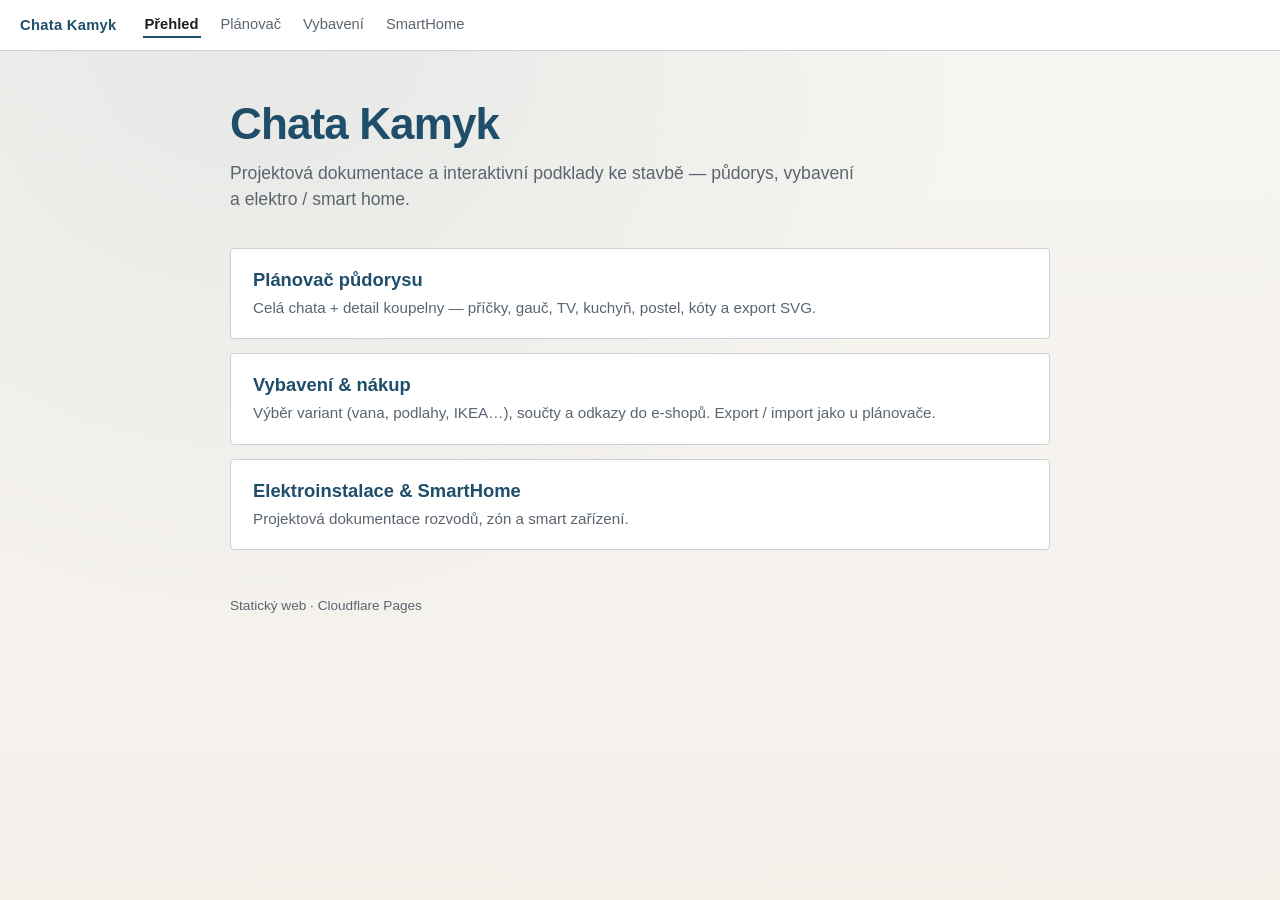
<file: index.html>
<!DOCTYPE html>
<html lang="cs">
<head>
<meta charset="utf-8">
<meta name="viewport" content="width=device-width, initial-scale=1">
<title>Chata Kamyk — projektová dokumentace</title>
<link rel="stylesheet" href="assets/site.css">
<style>
  body {
    margin: 0;
    font-family: "IBM Plex Sans", "Segoe UI", Helvetica, Arial, sans-serif;
    color: var(--site-ink);
    background:
      radial-gradient(ellipse at 20% 0%, rgba(31, 78, 107, 0.08), transparent 50%),
      linear-gradient(180deg, #f7f5f1 0%, var(--site-bg) 100%);
    min-height: 100vh;
  }
  main {
    max-width: 820px;
    margin: 0 auto;
    padding: 48px 20px 64px;
  }
  h1 {
    font-size: clamp(2rem, 5vw, 2.75rem);
    margin: 0 0 12px;
    letter-spacing: -0.02em;
    color: var(--site-accent);
  }
  .lead {
    font-size: 1.1rem;
    color: var(--site-muted);
    margin: 0 0 36px;
    max-width: 36em;
    line-height: 1.45;
  }
  .docs {
    display: grid;
    gap: 14px;
  }
  .docs a {
    display: block;
    padding: 20px 22px;
    background: var(--site-panel);
    border: 1px solid var(--site-line);
    border-radius: 4px;
    text-decoration: none;
    color: inherit;
    transition: border-color 0.15s ease, transform 0.15s ease;
  }
  .docs a:hover {
    border-color: var(--site-accent);
    transform: translateY(-1px);
  }
  .docs h2 {
    margin: 0 0 6px;
    font-size: 1.15rem;
    color: var(--site-accent);
  }
  .docs p {
    margin: 0;
    color: var(--site-muted);
    font-size: 0.95rem;
    line-height: 1.4;
  }
  footer {
    margin-top: 48px;
    font-size: 0.85rem;
    color: var(--site-muted);
  }
</style>
</head>
<body>
  <nav class="site-nav" aria-label="Hlavní navigace">
    <a class="brand" href="./">Chata Kamyk</a>
    <a class="active" href="./">Přehled</a>
    <a href="koupelna/">Plánovač</a>
    <a href="vybaveni/">Vybavení</a>
    <a href="smarthome/">SmartHome</a>
  </nav>
  <main>
    <h1>Chata Kamyk</h1>
    <p class="lead">Projektová dokumentace a interaktivní podklady ke stavbě — půdorys, vybavení a elektro / smart home.</p>
    <div class="docs">
      <a href="koupelna/">
        <h2>Plánovač půdorysu</h2>
        <p>Celá chata + detail koupelny — příčky, gauč, TV, kuchyň, postel, kóty a export SVG.</p>
      </a>
      <a href="vybaveni/">
        <h2>Vybavení &amp; nákup</h2>
        <p>Výběr variant (vana, podlahy, IKEA…), součty a odkazy do e-shopů. Export / import jako u plánovače.</p>
      </a>
      <a href="smarthome/">
        <h2>Elektroinstalace &amp; SmartHome</h2>
        <p>Projektová dokumentace rozvodů, zón a smart zařízení.</p>
      </a>
    </div>
    <footer>Statický web · Cloudflare Pages</footer>
  </main>
</body>
</html>
</file>
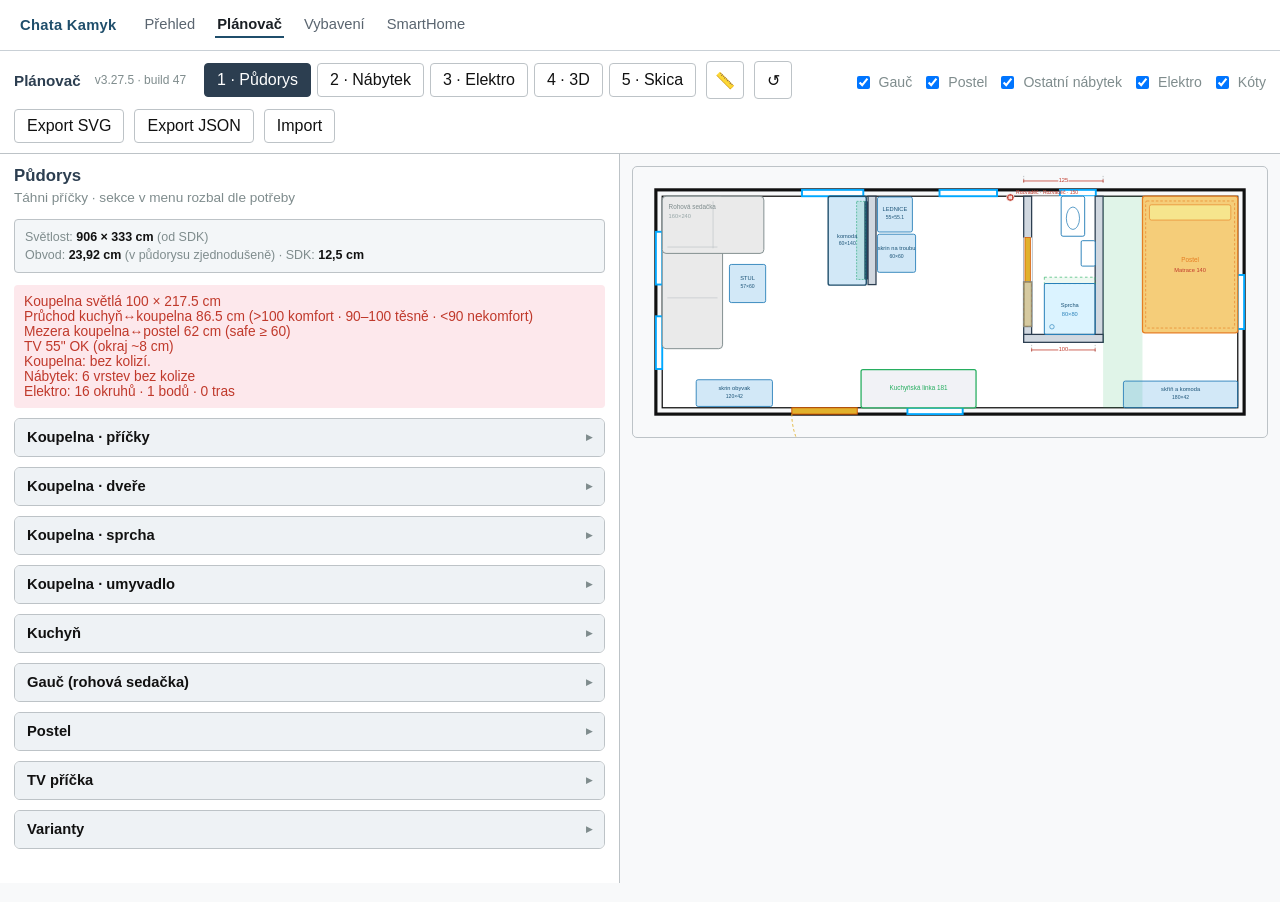
<file: koupelna/index.html>
<!DOCTYPE html>
<html lang="cs">
<head>
<meta charset="utf-8">
<meta name="viewport" content="width=device-width, initial-scale=1, viewport-fit=cover">
<meta http-equiv="Cache-Control" content="no-cache, no-store, must-revalidate">
<title>Plánovač půdorysu · Chata Kamyk</title>
<link rel="stylesheet" href="../assets/site.css">
<style>
  :root {
    --ink: #111111;
    --muted: #7f8c8d;
    --bg: #f8f9fa;
    --panel: #ffffff;
    --line: #bdc3c7;
    --wall: #111111;
    --sdk: #d1d8e0;
    --sdk-stroke: #2c3e50;
    --window: #00a8ff;
    --door: #e1b12c;
    --door-dark: #d35400;
    --rail: #7f8c8d;
    --dim: #c0392b;
    --dim-ext: #7f8c8d;
    --dim-soft: #c0392b;
    --ok: #27ae60;
    --warn: #e67e22;
    --bad: #c0392b;
    --bath: #ffffff;
    --kitchen: #27ae60;
    --kitchen-fill: #f1f2f6;
    --bed: #e67e22;
    --bed-fill: #f5cd79;
    --sofa: #eaeaea;
    --sofa-stroke: #7f8c8d;
    --sanitary: #2980b9;
    --tv: #2c3e50;
    --safe: rgba(39, 174, 96, 0.14);
    --safe-stroke: #27ae60;
    --warn-fill: rgba(230, 126, 34, 0.16);
    --accent: #2c3e50;
    --plan-font: "Helvetica Neue", Helvetica, Arial, sans-serif;
  }
  * { box-sizing: border-box; }
  body {
    margin: 0;
    font-family: var(--plan-font);
    background: var(--bg);
    color: var(--ink);
    min-height: 100vh;
  }
  .app {
    display: grid;
    grid-template-rows: auto auto 1fr;
    min-height: calc(100vh - 49px);
  }
  .toolbar {
    display: flex;
    flex-wrap: wrap;
    gap: 10px;
    align-items: center;
    padding: 10px 14px;
    background: var(--panel);
    border-bottom: 1px solid var(--line);
  }
  .tabs { display: flex; gap: 6px; }
  .tabs button, .btn, .icon-btn {
    font: inherit;
    border: 1px solid var(--line);
    background: #fff;
    padding: 7px 12px;
    border-radius: 4px;
    cursor: pointer;
    color: var(--ink);
  }
  .tabs button.active,
  .btn.active {
    background: var(--accent);
    border-color: var(--accent);
    color: #fff;
  }
  .furn-list { list-style: none; margin: 8px 0 0; padding: 0; }
  .furn-list li {
    border: 1px solid var(--line);
    border-radius: 4px;
    padding: 8px;
    margin-bottom: 6px;
    background: #fff;
  }
  .furn-list li.selected { border-color: var(--accent); background: #eef5f9; }
  .furn-list li.collides { border-color: var(--bad); }
  .furn-list .furn-name {
    width: 100%;
    font: inherit;
    padding: 4px 6px;
    border: 1px solid var(--line);
    border-radius: 3px;
    margin-bottom: 4px;
  }
  .furn-list .furn-dims {
    display: flex;
    flex-wrap: wrap;
    gap: 6px 10px;
    align-items: center;
    margin-bottom: 6px;
    font-size: 0.78rem;
    color: var(--muted);
  }
  .furn-list .furn-dims label {
    display: inline-flex;
    align-items: center;
    gap: 4px;
    margin: 0;
    font-weight: 500;
  }
  .furn-list .furn-dims input {
    width: 68px;
    font: inherit;
    padding: 3px 5px;
    border: 1px solid var(--line);
    border-radius: 3px;
  }
  .furn-list .furn-meta {
    display: flex;
    justify-content: space-between;
    align-items: center;
    gap: 6px;
    font-size: 0.78rem;
    color: var(--muted);
  }
  .canvas-wrap .furn-move { cursor: move; }
  .canvas-wrap .shower-move { cursor: move; }
  .canvas-wrap .furn-se { cursor: nwse-resize; }
  .canvas-wrap .skica-part { cursor: move; }
  .canvas-wrap .skica-part-len-ns { cursor: ns-resize; }
  .canvas-wrap .skica-part-len-ew { cursor: ew-resize; }
  .canvas-wrap .skica-opening { cursor: move; }
  .canvas-wrap .elec-point { cursor: move; }
  .canvas-wrap .elec-run { cursor: pointer; }
  .elec-list { list-style: none; margin: 8px 0 0; padding: 0; }
  .elec-list li {
    border: 1px solid var(--line);
    border-radius: 4px;
    padding: 8px;
    margin-bottom: 6px;
    background: #fff;
  }
  .elec-list li.selected { border-color: var(--accent); background: #eef5f9; }
  .elec-list li.draft { border-color: #e67e22; background: #fef6ec; border-style: dashed; }
  .elec-list li.draft.selected { background: #fbe9d4; }
  .elec-list .elec-row {
    display: flex;
    flex-wrap: wrap;
    gap: 6px;
    align-items: center;
    margin-bottom: 4px;
    font-size: 0.78rem;
    color: var(--muted);
  }
  .elec-list .elec-row input[type="number"],
  .elec-list .elec-row input[type="text"],
  .elec-list .elec-row select {
    font: inherit;
    padding: 3px 5px;
    border: 1px solid var(--line);
    border-radius: 3px;
  }
  .elec-list .elec-row input[type="number"] { width: 64px; }
  .elec-list .elec-row input[type="text"] { flex: 1; min-width: 80px; }
  .elec-folder {
    border: 1px solid var(--line);
    border-radius: 6px;
    margin-bottom: 10px;
    background: #fafafa;
    overflow: hidden;
  }
  .elec-folder > summary {
    cursor: pointer;
    padding: 9px 10px;
    font-weight: 600;
    font-size: 0.88rem;
    list-style: none;
    display: flex;
    align-items: center;
    gap: 8px;
    background: #f0f3f5;
  }
  .elec-folder > summary::-webkit-details-marker { display: none; }
  .elec-folder .elec-list { margin: 0; padding: 6px 8px 8px; }
  .elec-folder .elec-list li { background: #fff; }
  .elec-filters { display: flex; flex-wrap: wrap; gap: 8px 12px; margin: 8px 0; font-size: 0.85rem; }
  .elec-ico {
    display: inline-flex;
    width: 1.25em;
    justify-content: center;
    flex: 0 0 auto;
  }
  .elec-active-bar {
    display: flex;
    align-items: center;
    gap: 8px;
    padding: 8px 10px;
    margin: 0 0 10px;
    border-radius: 6px;
    background: #e8eef3;
    border: 1px solid var(--accent);
    font-size: 0.84rem;
  }
  .elec-active-bar .muted { color: var(--muted); font-size: 0.75rem; }
  .elec-circ {
    border: 1px solid var(--line);
    border-radius: 5px;
    margin-bottom: 6px;
    background: #fff;
  }
  .elec-circ.active {
    border-color: var(--accent);
    box-shadow: inset 3px 0 0 var(--accent);
    background: #f4f8fb;
  }
  .elec-circ-head {
    display: flex;
    align-items: center;
    gap: 8px;
    padding: 8px 8px 6px;
    cursor: pointer;
  }
  .elec-circ-head .name { font-weight: 600; flex: 1; min-width: 0; }
  .elec-circ-head .meta { font-size: 0.72rem; color: var(--muted); white-space: nowrap; }
  .elec-circ-actions {
    display: flex;
    gap: 4px;
    padding: 0 8px 8px;
  }
  .elec-circ-actions .btn { padding: 3px 8px; font-size: 0.75rem; }
  .seg button .elec-ico { margin-right: 2px; }
  .elev-wall-toggles label .elec-ico { opacity: 0.85; }
  .elec-tree-toolbar {
    display: flex;
    align-items: center;
    gap: 6px;
    margin: 0 0 6px;
  }
  .elec-tree-mode {
    display: grid;
    grid-template-columns: 1fr 1fr;
    gap: 6px;
    flex: 1;
    min-width: 0;
  }
  .elec-tree-mode button {
    font: inherit;
    font-size: 0.78rem;
    border: 1px solid var(--line);
    background: #fff;
    padding: 5px 6px;
    border-radius: 5px;
    cursor: pointer;
    text-align: center;
  }
  .elec-tree-mode button.active {
    background: var(--accent);
    border-color: var(--accent);
    color: #fff;
  }
  .btn-elec-new-circuit {
    flex: 0 0 auto;
    font: inherit;
    font-size: 0.72rem;
    padding: 4px 7px;
    border: 1px dashed var(--line);
    background: transparent;
    border-radius: 4px;
    cursor: pointer;
    color: var(--muted);
    white-space: nowrap;
  }
  .btn-elec-new-circuit:hover {
    color: var(--ink);
    border-color: var(--accent);
    background: #f3f6f8;
  }
  .elec-split {
    display: grid;
    grid-template-columns: 1fr 1fr;
    gap: 8px;
    align-items: stretch;
    margin-bottom: 4px;
  }
  .elec-split:has(#elec-points-panel[hidden]) {
    grid-template-columns: 1fr;
  }
  .elec-tree {
    border: 1px solid var(--line);
    border-radius: 6px;
    background: #fff;
    padding: 4px 0;
    max-height: min(42vh, 420px);
    min-height: 160px;
    overflow: auto;
  }
  .elec-points-panel {
    border: 1px solid var(--line);
    border-radius: 6px;
    background: #f7fafc;
    margin: 0;
    padding: 8px 8px 6px;
    max-height: min(42vh, 420px);
    min-height: 160px;
    overflow: auto;
    display: flex;
    flex-direction: column;
  }
  .elec-points-panel[hidden] { display: none !important; }
  .elec-points-panel > .head {
    display: flex;
    flex-wrap: wrap;
    align-items: center;
    gap: 6px;
    font-size: 0.8rem;
    font-weight: 600;
    margin-bottom: 6px;
  }
  .elec-points-panel > .head .muted {
    font-weight: 500;
    color: var(--muted);
    font-size: 0.7rem;
    margin-left: auto;
  }
  .elec-points-panel .elec-points-tree {
    list-style: none;
    margin: 0;
    padding: 0;
    flex: 1;
    overflow: auto;
  }
  .elec-points-panel .elec-points-tree li {
    display: flex;
    align-items: center;
    gap: 6px;
    padding: 5px 6px;
    margin: 0 0 3px;
    border: 1px solid var(--line);
    border-radius: 4px;
    font-size: 0.78rem;
    cursor: pointer;
    background: #fff;
  }
  .elec-points-panel .elec-points-tree li:hover { background: #eef5f9; }
  .elec-points-panel .elec-points-tree li.selected {
    border-color: var(--accent);
    background: #e8eef3;
  }
  .elec-points-panel .elec-points-tree .pt-label { flex: 1; min-width: 0; }
  .elec-points-panel .elec-points-tree .pt-h { color: var(--muted); white-space: nowrap; }
  .elec-points-panel .elec-empty-pts {
    font-size: 0.75rem;
    color: var(--muted);
    padding: 4px 2px;
  }
  .elec-points-panel .pt-edit-row {
    display: flex;
    align-items: center;
    gap: 4px;
    flex: 1;
    min-width: 0;
  }
  .elec-points-panel .pt-edit-row input[type="text"] {
    flex: 1;
    min-width: 0;
    font: inherit;
    font-size: 0.78rem;
    padding: 3px 5px;
    border: 1px solid var(--accent);
    border-radius: 3px;
  }
  .elec-points-panel .pt-ways {
    font: inherit;
    font-size: 0.72rem;
    padding: 2px 3px;
    border: 1px solid var(--line);
    border-radius: 3px;
    background: #fff;
  }
  .elec-points-panel .elec-points-tree li.route-selected {
    border-color: #e67e22;
    background: #fef6ec;
  }
  .elec-points-panel .pt-route-chk {
    flex: 0 0 auto;
    width: 15px;
    height: 15px;
    accent-color: #e67e22;
    cursor: pointer;
  }
  .elec-route-actions {
    display: flex;
    flex-wrap: wrap;
    gap: 6px;
    margin-top: 6px;
    flex: 0 0 auto;
  }
  .elec-route-actions .btn {
    flex: 1 1 auto;
    min-width: 0;
    font-size: 0.78rem;
    padding: 6px 8px;
  }
  .elec-route-actions .btn-accept { border-color: var(--ok); color: var(--ok); }
  .elec-route-actions .btn-accept:hover { background: #eafaf1; }
  .elec-route-actions .btn-discard { border-color: var(--bad); color: var(--bad); }
  .elec-route-actions .btn-discard:hover { background: #fdecea; }
  .elec-run-detail {
    margin-top: 8px;
    padding: 8px;
    border: 1px solid var(--line);
    border-radius: 6px;
    background: #f7fafc;
    font-size: 0.78rem;
  }
  .elec-run-detail[hidden] { display: none !important; }
  .elec-run-detail .rd-head {
    display: flex;
    align-items: center;
    gap: 6px;
    margin-bottom: 6px;
    font-weight: 600;
  }
  .elec-run-detail .rd-head .rd-label { flex: 1; min-width: 0; }
  .elec-run-detail .rd-row {
    display: flex;
    align-items: center;
    gap: 6px;
    margin: 4px 0;
  }
  .elec-run-detail .rd-row label { color: var(--muted); white-space: nowrap; }
  .elec-run-detail .rd-row input[type="number"] {
    width: 64px;
    font: inherit;
    font-size: 0.78rem;
    padding: 3px 5px;
    border: 1px solid var(--line);
    border-radius: 3px;
  }
  .elec-run-detail .rd-sockets {
    list-style: none;
    margin: 4px 0 0;
    padding: 0;
    max-height: 140px;
    overflow: auto;
  }
  .elec-run-detail .rd-sockets li {
    display: flex;
    align-items: center;
    gap: 6px;
    padding: 3px 0;
    border-bottom: 1px solid #e8eef3;
  }
  .elec-run-detail .rd-sockets li:last-child { border-bottom: 0; }
  .elec-run-detail .rd-sockets .muted { color: var(--muted); font-size: 0.72rem; }
  .elec-run-detail .pt-edit-row {
    display: flex;
    align-items: center;
    gap: 4px;
    flex: 1;
    min-width: 0;
  }
  .elec-run-detail .pt-edit-row input[type="text"] {
    flex: 1;
    min-width: 0;
    font: inherit;
    font-size: 0.78rem;
    padding: 3px 5px;
    border: 1px solid var(--accent);
    border-radius: 3px;
  }
  .elec-run-detail .icon-tiny {
    width: 26px;
    height: 26px;
    padding: 0;
    font-size: 0.85rem;
    line-height: 1;
    border: 1px solid var(--line);
    background: #fff;
    border-radius: 3px;
    cursor: pointer;
    flex: 0 0 auto;
  }
  .elec-run-detail .icon-tiny.ok { color: #1a7f4e; }
  .elec-run-detail .icon-tiny.cancel { color: #a33; }
  .elec-points-panel .icon-tiny {
    width: 26px;
    height: 26px;
    padding: 0;
    font-size: 0.85rem;
    line-height: 1;
    border: 1px solid var(--line);
    background: #fff;
    border-radius: 3px;
    cursor: pointer;
    flex: 0 0 auto;
  }
  .elec-points-panel .icon-tiny:hover { background: #eef5f9; }
  .elec-points-panel .icon-tiny.ok { color: var(--ok); border-color: var(--ok); }
  .elec-points-panel .icon-tiny.cancel { color: var(--bad); }
  .elec-points-panel #elec-points-panel-body {
    flex: 1;
    min-height: 0;
    overflow: auto;
  }
  .elec-points-panel #btn-elec-point {
    width: 100%;
    margin-top: 8px;
    flex: 0 0 auto;
  }
  .elec-points-panel #elec-mode-hint {
    margin: 4px 0 0;
    flex: 0 0 auto;
  }
  .elec-tree details.elec-branch {
    border: none;
    border-radius: 0;
    margin: 0;
    background: transparent;
  }
  .elec-tree details.elec-branch > summary {
    list-style: none;
    cursor: pointer;
    display: flex;
    align-items: center;
    gap: 6px;
    padding: 7px 10px;
    font-weight: 600;
    font-size: 0.86rem;
    border-radius: 0;
    background: transparent;
  }
  .elec-tree details.elec-branch > summary::-webkit-details-marker { display: none; }
  .elec-tree details.elec-branch > summary::before {
    content: "▸";
    color: var(--muted);
    width: 0.9em;
    flex: 0 0 auto;
    font-size: 0.75rem;
  }
  .elec-tree details.elec-branch[open] > summary::before { content: "▾"; }
  .elec-tree details.elec-branch > summary:hover { background: #f3f6f8; }
  .elec-tree .elec-branch-body { padding: 0 0 4px 18px; border-left: 1px solid #dfe6ec; margin-left: 16px; }
  .elec-tree .elec-circ {
    margin: 0 6px 4px 0;
    border-radius: 4px;
  }
  .elec-tree .elec-circ-head { padding: 6px 8px; }
  .elec-tree .elec-circ-actions { padding: 0 8px 6px; }
  .elec-tree .count {
    margin-left: auto;
    font-weight: 500;
    color: var(--muted);
    font-size: 0.72rem;
  }
  .modal-backdrop {
    position: fixed;
    inset: 0;
    z-index: 80;
    background: rgba(17, 24, 32, 0.45);
    display: flex;
    align-items: center;
    justify-content: center;
    padding: 16px;
  }
  .modal-backdrop[hidden] { display: none !important; }
  .modal-card {
    width: min(420px, 100%);
    background: #fff;
    border-radius: 8px;
    border: 1px solid var(--line);
    box-shadow: 0 12px 40px rgba(0, 0, 0, 0.18);
    padding: 0 16px 16px;
  }
  .modal-head {
    display: flex;
    align-items: center;
    justify-content: space-between;
    gap: 10px;
    padding: 14px 0 10px;
    border-bottom: 1px solid var(--line);
    margin-bottom: 10px;
  }
  .modal-head h2 {
    margin: 0;
    font-size: 1.05rem;
    color: var(--ink);
  }
  .modal-close {
    width: 34px;
    height: 34px;
    border: 1px solid var(--line);
    background: #fff;
    border-radius: 4px;
    cursor: pointer;
    font-size: 1.2rem;
    line-height: 1;
    color: var(--muted);
  }
  .modal-close:hover {
    background: #f3f6f8;
    color: var(--ink);
  }
  .modal-card .btn-primary {
    background: var(--accent);
    border-color: var(--accent);
    color: #fff;
  }
  .elec-stepper {
    display: grid;
    grid-template-columns: 1fr 1fr;
    gap: 8px;
    margin-bottom: 12px;
  }
  .elec-stepper button {
    font: inherit;
    text-align: left;
    border: 2px solid var(--line);
    background: #fff;
    padding: 10px 12px;
    border-radius: 6px;
    cursor: pointer;
    color: var(--ink);
  }
  .elec-stepper button.active {
    border-color: var(--accent);
    background: #e8eef3;
    box-shadow: inset 0 0 0 1px var(--accent);
  }
  .elec-stepper .step-num {
    display: block;
    font-weight: 700;
    font-size: 0.92rem;
    margin-bottom: 2px;
  }
  .elec-stepper .step-desc {
    display: block;
    font-size: 0.72rem;
    color: var(--muted);
    line-height: 1.3;
  }
  .elev-wall-toggles {
    display: grid;
    grid-template-columns: 1fr 1fr;
    gap: 6px 10px;
    margin: 6px 0 10px;
    font-size: 0.85rem;
  }
  .elev-wall-toggles label {
    display: flex;
    align-items: center;
    gap: 6px;
    margin: 0;
    color: var(--ink);
    font-weight: 500;
  }
  .icon-btn {
    width: 38px;
    height: 38px;
    padding: 0;
    display: inline-flex;
    align-items: center;
    justify-content: center;
  }
  .icon-btn.active {
    background: var(--accent);
    border-color: var(--accent);
    color: #fff;
  }
  .toolbar .spacer { flex: 1; }
  .toolbar-title {
    font-size: 0.95rem;
    color: var(--accent);
    margin-right: 4px;
  }
  .app-meta {
    font-size: 0.75rem;
    font-variant-numeric: tabular-nums;
    color: var(--muted);
    margin-right: 8px;
    white-space: nowrap;
    user-select: all;
  }
  .toolbar label.chk {
    display: inline-flex;
    gap: 6px;
    align-items: center;
    font-size: 0.88rem;
    color: var(--muted);
  }
  .main {
    display: grid;
    grid-template-columns: minmax(520px, 620px) 1fr;
    min-height: 0;
  }
  .main > .side { order: -1; }
  .stage {
    min-height: 0;
    display: flex;
    flex-direction: column;
    overflow: hidden;
    background: #f8f9fa;
    position: relative;
  }
  .elev-wall-bar {
    display: flex;
    flex-wrap: wrap;
    align-items: center;
    gap: 8px 16px;
    padding: 8px 12px;
    background: #fff;
    border-bottom: 1px solid var(--line);
    flex: 0 0 auto;
    z-index: 2;
  }
  .elev-wall-bar[hidden] { display: none !important; }
  .elev-wall-bar-label {
    font-size: 0.8rem;
    font-weight: 700;
    color: var(--accent);
    letter-spacing: 0.02em;
  }
  .elev-wall-bar .elev-wall-toggles {
    display: flex;
    flex-wrap: wrap;
    gap: 6px 14px;
    margin: 0;
    grid-template-columns: unset;
  }
  .elev-wall-bar .elev-wall-toggles label {
    padding: 4px 8px;
    border: 1px solid var(--line);
    border-radius: 4px;
    background: #f7fafc;
  }
  .elev-wall-bar .elev-wall-toggles label:has(input:checked) {
    border-color: var(--accent);
    background: #e8eef3;
  }
  .view3d-bar {
    display: flex;
    flex-wrap: wrap;
    align-items: center;
    gap: 8px 16px;
    padding: 8px 12px;
    background: #fff;
    border-bottom: 1px solid var(--line);
    flex: 0 0 auto;
    z-index: 2;
  }
  .view3d-bar[hidden] { display: none !important; }
  .view3d-bar .seg { margin: 0; }
  .view3d-bar .spacer { flex: 1; min-width: 8px; }
  .canvas-wrap.view3d-host {
    padding: 0;
    display: flex;
    position: relative;
  }
  .canvas-wrap.view3d-host canvas {
    display: block;
    width: 100% !important;
    height: 100% !important;
    max-height: none;
    border: 0;
    flex: 1;
    min-height: calc(100vh - 160px);
  }
  .view3d-touch {
    pointer-events: none;
    position: absolute;
    inset: 0;
    z-index: 5;
    display: none;
  }
  @media (hover: none), (pointer: coarse) {
    .view3d-touch[data-show="1"] { display: block; }
  }
  @media (max-width: 960px) {
    .view3d-touch[data-show="1"] { display: block; }
  }
  .stage.is-view3d-fs .view3d-touch[data-show="1"] { display: block; }
  .v3d-stick {
    pointer-events: auto;
    position: absolute;
    /* Keep full pad above home indicator / browser chrome */
    bottom: calc(20px + env(safe-area-inset-bottom, 0px));
    width: 118px;
    height: 118px;
    border-radius: 50%;
    background: rgba(28, 36, 44, 0.28);
    border: 1px solid rgba(255, 255, 255, 0.35);
    touch-action: none;
    user-select: none;
    -webkit-user-select: none;
  }
  .stage.is-view3d-fs .v3d-stick {
    bottom: calc(28px + env(safe-area-inset-bottom, 0px));
  }
  .v3d-stick-move { left: max(16px, env(safe-area-inset-left, 0px)); }
  .v3d-stick-vert { right: max(16px, env(safe-area-inset-right, 0px)); }
  .v3d-stick-knob {
    position: absolute;
    left: 50%;
    top: 50%;
    width: 46px;
    height: 46px;
    margin: -23px 0 0 -23px;
    border-radius: 50%;
    background: rgba(255, 255, 255, 0.78);
    border: 1px solid rgba(20, 28, 36, 0.25);
    box-shadow: 0 2px 8px rgba(0, 0, 0, 0.22);
    will-change: transform;
  }
  .v3d-stick-label {
    position: absolute;
    left: 0;
    right: 0;
    top: -20px;
    bottom: auto;
    text-align: center;
    font-size: 0.68rem;
    font-weight: 600;
    letter-spacing: 0.04em;
    color: rgba(255, 255, 255, 0.9);
    text-shadow: 0 1px 2px rgba(0, 0, 0, 0.55);
    pointer-events: none;
  }
  .view3d-fs-exit {
    pointer-events: auto;
    position: absolute;
    top: max(12px, env(safe-area-inset-top, 0px));
    right: max(12px, env(safe-area-inset-right, 0px));
    z-index: 6;
    font: inherit;
    font-size: 0.85rem;
    font-weight: 600;
    padding: 10px 14px;
    border-radius: 6px;
    border: 1px solid rgba(255, 255, 255, 0.45);
    background: rgba(20, 28, 36, 0.72);
    color: #fff;
    cursor: pointer;
    display: none;
    touch-action: manipulation;
  }
  .stage.is-view3d-fs .view3d-fs-exit { display: inline-flex; align-items: center; gap: 6px; }
  .stage.is-view3d-fs,
  .stage:fullscreen,
  .stage:-webkit-full-screen {
    width: 100%;
    height: 100%;
    background: #0f1419;
  }
  /* In-app immersive mode (not browser Fullscreen API) — swipe look cannot dismiss it. */
  html.is-view3d-fs-lock,
  body.is-view3d-fs-lock {
    overflow: hidden !important;
    overscroll-behavior: none;
    touch-action: none;
    height: 100%;
    height: 100dvh;
  }
  .stage.is-view3d-fs-fallback {
    position: fixed;
    inset: 0;
    z-index: 10000;
    width: 100%;
    /* Prefer dynamic/small viewport — 100vh alone sits under mobile browser chrome */
    height: 100%;
    height: 100dvh;
    max-height: 100dvh;
    overscroll-behavior: none;
    touch-action: none;
  }
  .stage.is-view3d-fs .canvas-wrap {
    overflow: hidden;
    overscroll-behavior: none;
    touch-action: none;
  }
  .stage.is-view3d-fs .canvas-wrap.view3d-host canvas {
    min-height: 0;
    touch-action: none;
  }
  .stage.is-view3d-fs .view3d-bar {
    background: rgba(255, 255, 255, 0.92);
    touch-action: manipulation;
  }
  .canvas-wrap {
    min-height: 0;
    flex: 1;
    overflow: auto;
    padding: 12px;
    background: #f8f9fa;
  }
  .canvas-wrap svg {
    display: block;
    width: 100%;
    height: auto;
    max-height: calc(100vh - 160px);
    background: #f8f9fa;
    border: 1px solid var(--line);
    border-radius: 5px;
    cursor: crosshair;
    font-family: var(--plan-font);
  }
  .canvas-wrap svg.elev-svg {
    height: 100%;
    max-height: none;
    min-height: 280px;
  }
  .canvas-wrap svg.measuring { cursor: crosshair; }
  .canvas-wrap svg.elev-space-pan { cursor: grab; }
  .canvas-wrap svg.elev-panning { cursor: grabbing; }
  .canvas-wrap .handle { cursor: ew-resize; }
  .canvas-wrap .handle-ns { cursor: ns-resize; }
  .canvas-wrap .handle:hover,
  .canvas-wrap .handle-ns:hover { fill: rgba(31, 78, 107, 0.12); }
  .side {
    border-right: 1px solid var(--line);
    background: var(--panel);
    overflow: auto;
    padding: 12px 14px 24px;
  }
  .side h1 {
    margin: 0 0 4px;
    font-size: 1.05rem;
    color: var(--accent);
  }
  .side .sub {
    margin: 0 0 14px;
    color: var(--muted);
    font-size: 0.85rem;
  }
  .side section,
  .side details.side-block {
    border: 1px solid var(--line);
    border-radius: 6px;
    margin-bottom: 10px;
    background: #fbfcfd;
    overflow: hidden;
  }
  .side section { padding: 10px 12px; }
  .side details.side-block + details.side-block { margin-top: 0; }
  .side details.side-block summary {
    list-style: none;
    cursor: pointer;
    user-select: none;
    display: flex;
    align-items: center;
    justify-content: space-between;
    gap: 8px;
    padding: 10px 12px;
    font-size: 0.92rem;
    font-weight: 650;
    color: var(--ink);
    background: #eef2f5;
    border-bottom: 1px solid transparent;
  }
  .side details.side-block[open] summary {
    border-bottom-color: var(--line);
    background: #e8eef3;
  }
  .side details.side-block summary::-webkit-details-marker { display: none; }
  .side details.side-block summary::after {
    content: "▸";
    color: var(--muted);
    font-size: 0.75rem;
    transition: transform 0.15s ease;
  }
  .side details.side-block[open] summary::after {
    transform: rotate(90deg);
  }
  .side details.side-block .side-block-body {
    padding: 8px 12px 12px;
  }
  .side h3 {
    margin: 0 0 8px;
    font-size: 0.92rem;
  }
  label { display: block; font-size: 0.82rem; margin: 8px 0 4px; color: var(--muted); }
  .row { display: flex; flex-wrap: wrap; gap: 6px; align-items: center; }
  .seg button {
    font: inherit;
    border: 1px solid var(--line);
    background: #fff;
    padding: 5px 9px;
    border-radius: 3px;
    cursor: pointer;
  }
  .seg button.active { background: var(--ink); color: #fff; border-color: var(--ink); }
  input[type="range"] { width: 100%; }
  input[type="text"] {
    width: 100%;
    font: inherit;
    padding: 6px 8px;
    border: 1px solid var(--line);
    border-radius: 3px;
  }
  .status {
    padding: 9px 10px;
    border-radius: 4px;
    font-size: 0.86rem;
    margin-bottom: 10px;
  }
  .status.ok { background: #e8f6ee; color: var(--ok); }
  .status.warn { background: #fff4e5; color: var(--warn); }
  .status.bad { background: #fde8ec; color: var(--bad); }
  .hint { font-size: 0.78rem; color: var(--muted); margin-top: 6px; }
  .legend {
    font-size: 0.78rem;
    color: var(--muted);
    line-height: 1.45;
    margin: 0 0 12px;
    padding: 8px 10px;
    background: #f3f6f8;
    border: 1px solid var(--line);
    border-radius: 4px;
  }
  .legend strong { color: var(--ink); font-weight: 600; }
  .variant-list {
    list-style: none;
    margin: 8px 0 0;
    padding: 0;
    max-height: 140px;
    overflow: auto;
  }
  .variant-list li {
    display: flex;
    justify-content: space-between;
    gap: 8px;
    padding: 5px 0;
    border-bottom: 1px solid var(--line);
    font-size: 0.85rem;
  }
  .variant-list button {
    font: inherit;
    font-size: 0.75rem;
    border: 1px solid var(--line);
    background: #fff;
    border-radius: 3px;
    padding: 2px 6px;
    cursor: pointer;
  }
  @media (max-width: 960px) {
    .main { grid-template-columns: 1fr; }
    .main > .side { order: 0; border-right: none; border-top: 1px solid var(--line); }
  }
</style>
</head>
<body>
  <nav class="site-nav" aria-label="Hlavní navigace">
    <a class="brand" href="../">Chata Kamyk</a>
    <a href="../">Přehled</a>
    <a class="active" href="./">Plánovač</a>
    <a href="../vybaveni/">Vybavení</a>
    <a href="../smarthome/">SmartHome</a>
  </nav>

  <div class="app">
    <div class="toolbar">
      <strong class="toolbar-title">Plánovač</strong>
      <span class="app-meta" id="app-meta" title="Verze a build">v—</span>
      <div class="tabs" id="tabs">
        <button type="button" data-tab="cabin" class="active">1 · Půdorys</button>
        <button type="button" data-tab="furniture">2 · Nábytek</button>
        <button type="button" data-tab="electro">3 · Elektro</button>
        <button type="button" data-tab="view3d">4 · 3D</button>
        <button type="button" data-tab="skica">5 · Skica</button>
      </div>
      <button type="button" class="icon-btn" id="btn-measure" title="Měřit vzdálenost" aria-label="Měřit vzdálenost">📏</button>
      <button type="button" class="icon-btn" id="btn-measure-reset" title="Reset měření" aria-label="Reset měření">↺</button>
      <span class="hint" id="measure-hint"></span>
      <div class="spacer"></div>
      <label class="chk"><input type="checkbox" id="show-sofa" checked> Gauč</label>
      <label class="chk"><input type="checkbox" id="show-bed" checked> Postel</label>
      <label class="chk"><input type="checkbox" id="show-furniture" checked> Ostatní nábytek</label>
      <label class="chk"><input type="checkbox" id="show-electro" checked> Elektro</label>
      <label class="chk"><input type="checkbox" id="show-dims" checked> Kóty</label>
      <button type="button" class="btn" id="btn-export" title="SVG včetně stavu pro import na jiném PC">Export SVG</button>
      <button type="button" class="btn" id="btn-export-json" title="Celý stav plánovače jako formátovaný JSON">Export JSON</button>
      <button type="button" class="btn" id="btn-import" title="Načíst SVG nebo JSON exportovaný z tohoto nástroje">Import</button>
      <input type="file" id="import-file" accept=".svg,.json,image/svg+xml,application/json" hidden>
    </div>

    <div class="main">
      <div class="stage" id="stage">
        <div class="elev-wall-bar" id="elev-wall-bar" hidden>
          <span class="elev-wall-bar-label">Stěny v pásu</span>
          <div class="elev-wall-toggles" id="elev-wall">
            <label class="chk"><input type="checkbox" data-wall="north" checked> <span class="elec-ico">↑</span> Sever</label>
            <label class="chk"><input type="checkbox" data-wall="east"> <span class="elec-ico">→</span> Východ</label>
            <label class="chk"><input type="checkbox" data-wall="south"> <span class="elec-ico">↓</span> Jih</label>
            <label class="chk"><input type="checkbox" data-wall="west"> <span class="elec-ico">←</span> Západ</label>
          </div>
          <div class="spacer"></div>
          <button type="button" class="btn" id="elev-fit-strip" title="Výška stěny na celý canvas · posun vlevo">Fit pás</button>
          <button type="button" class="btn" id="elev-fit-wall" title="Přiblížit na vybranou (nebo první) stěnu">Fit stěna</button>
          <span class="hint" style="margin:0">Táhni = posun pásu · kolečko = zoom · body/trasy = klik</span>
        </div>
        <div class="view3d-bar" id="view3d-bar" hidden>
          <span class="elev-wall-bar-label">Pohled</span>
          <div class="row seg" id="view3d-preset">
            <button type="button" data-v="sofa" class="active">Z gauče</button>
            <button type="button" data-v="door">Ze vchodu</button>
            <button type="button" data-v="fridge">Od lednice</button>
            <button type="button" data-v="roof">Ke krovu</button>
            <button type="button" data-v="loft">Z loftu</button>
          </div>
          <span class="hint" id="view3d-hint" style="margin:0">Táhni = rozhled · páčky = pohyb · WASD / šipky = pohyb · Space = nahoru · LCtrl = dolů</span>
          <span class="spacer"></span>
          <button type="button" class="btn" id="view3d-fs" title="Celá obrazovka">Celá obrazovka</button>
        </div>
        <div class="canvas-wrap" id="canvas-wrap"></div>
        <div class="view3d-touch" id="view3d-touch" data-show="0" aria-hidden="true">
          <div class="v3d-stick v3d-stick-move" id="v3d-stick-move" role="application" aria-label="Pohyb vpřed, vzad a do stran">
            <div class="v3d-stick-knob" id="v3d-stick-move-knob"></div>
            <span class="v3d-stick-label">Pohyb</span>
          </div>
          <div class="v3d-stick v3d-stick-vert" id="v3d-stick-vert" role="application" aria-label="Pohyb nahoru a dolů">
            <div class="v3d-stick-knob" id="v3d-stick-vert-knob"></div>
            <span class="v3d-stick-label">Výška</span>
          </div>
          <button type="button" class="view3d-fs-exit" id="view3d-fs-exit" title="Ukončit celou obrazovku">✕ Ukončit</button>
        </div>
      </div>
      <aside class="side" id="side">
        <h1 id="side-title">Půdorys</h1>
        <p class="sub" id="side-sub">Táhni příčky · sekce v menu rozbal dle potřeby</p>
        <div class="legend" id="legend">
          Světlost: <strong>906 × 333 cm</strong> (od SDK)<br>
          Obvod: <strong>23,92 cm</strong> (v půdorysu zjednodušeně) · SDK: <strong>12,5 cm</strong>
        </div>
        <div class="status ok" id="status">—</div>

        <div id="panel-cabin">
        <details class="side-block">
          <summary>Koupelna · příčky</summary>
          <div class="side-block-body">
            <label>Levý okraj od vnitřního Z: <strong id="bath-left-val">569</strong> cm</label>
            <input type="range" id="bath-left" min="480" max="650" value="569" step="1">
            <label>Šířka V–Z: <strong id="bath-w-val">125</strong> cm</label>
            <input type="range" id="bath-w" min="110" max="400" value="125" step="1">
            <label>Hloubka S–J: <strong id="bath-d-val">230</strong> cm</label>
            <input type="range" id="bath-d" min="150" max="260" value="230" step="1"
              title="Min 150 cm: dveře v západní příčce (typ B) potřebují offset ≥65 + šířku 70. Pro hloubku ≤124 (nad východním oknem) jsou potřeba dveře v jižní příčce — zatím jen v exploraci SVG.">
            <p class="hint" id="bath-clear-hint">Světlá šířka: 100 cm</p>
            <button type="button" class="btn" id="btn-bath-reset" style="margin-top:8px;width:100%">Reset koupelny na výchozí</button>
          </div>
        </details>
        <details class="side-block">
          <summary>Koupelna · dveře</summary>
          <div class="side-block-body">
            <label>Šířka</label>
            <div class="row seg" id="door-width">
              <button type="button" data-v="60">60</button>
              <button type="button" data-v="70" class="active">70</button>
              <button type="button" data-v="80">80</button>
            </div>
            <label>Odstup od severu: <strong id="door-offset-val">90</strong> cm</label>
            <input type="range" id="door-offset" min="0" max="140" value="90" step="1">
            <p class="hint" id="door-offset-hint">Typ A: od 0 cm · typ B: od 65 cm</p>
            <label>Typ</label>
            <div class="row seg" id="door-type">
              <button type="button" data-v="A" class="active">A · po stěně zvenku</button>
              <button type="button" data-v="B">B · pouzdro</button>
            </div>
            <label>Směr posunu</label>
            <div class="row seg" id="pocket-dir">
              <button type="button" data-v="north">Sever</button>
              <button type="button" data-v="south" class="active">Jih</button>
            </div>
          </div>
        </details>
        <details class="side-block">
          <summary>Koupelna · sprcha</summary>
          <div class="side-block-body">
            <label>Rychlé rozměry</label>
            <div class="row seg" id="shower-preset">
              <button type="button" data-v="80x80" class="active">80×80</button>
              <button type="button" data-v="90x90">90×90</button>
              <button type="button" data-v="100x80">100×80</button>
              <button type="button" data-v="120x80">120×80</button>
              <button type="button" data-v="full">Plná šířka</button>
            </div>
            <label><input type="checkbox" id="shower-rotate"> Otočit 90° (prohodit Š×H)</label>
            <div id="full-depth-wrap" hidden>
              <label>Hloubka plné šířky</label>
              <div class="row seg" id="shower-full-depth">
                <button type="button" data-v="70">70</button>
                <button type="button" data-v="80" class="active">80</button>
                <button type="button" data-v="90">90</button>
              </div>
            </div>
            <label>Šířka vaničky (V–Z)</label>
            <input type="number" id="shower-w" min="40" max="200" value="80" step="1">
            <label>Hloubka vaničky (S–J)</label>
            <input type="number" id="shower-d" min="40" max="200" value="80" step="1">
            <p class="hint">Táhni vaničku na půdorysu (snap k příčkám). Přesah do příčky = červeně.</p>
            <p class="hint" id="shower-hint">—</p>
          </div>
        </details>
        <details class="side-block">
          <summary>Koupelna · umyvadlo</summary>
          <div class="side-block-body">
            <label>Šířka skříňky / umyvadla (S–J): <strong id="sink-w-val">40</strong> cm</label>
            <input type="range" id="sink-w" min="30" max="60" value="40" step="1">
            <label>Hloubka od stěny (V–Z): <strong id="sink-d-val">22</strong> cm</label>
            <input type="range" id="sink-d" min="18" max="45" value="22" step="1">
            <label>Odstup od severu: <strong id="sink-off-val">70</strong> cm</label>
            <input type="range" id="sink-offset" min="0" max="180" value="70" step="1">
            <label>Výška skříňky: <strong id="sink-cab-h-val">57</strong> cm</label>
            <input type="range" id="sink-cab-h" min="40" max="90" value="57" step="1">
            <label>Výška umyvadla (nad skříňkou): <strong id="sink-basin-h-val">10</strong> cm</label>
            <input type="range" id="sink-basin-h" min="5" max="20" value="10" step="1">
            <label>Odstup skříňky ode země: <strong id="sink-base-val">0</strong> cm</label>
            <input type="range" id="sink-base" min="0" max="40" value="0" step="1">
            <p class="hint" id="sink-hint">Horní hrana = odstup + skříňka + umyvadlo. 0 cm ode země = stojící skříňka; &gt;0 = zavěšená na zeď.</p>
          </div>
        </details>
        <details class="side-block">
          <summary>Kuchyň</summary>
          <div class="side-block-body">
            <label>Levý okraj od vnitřního Z: <strong id="kitchen-left-val">313</strong> cm</label>
            <input type="range" id="kitchen-left" min="307" max="806" value="313" step="1">
            <label>Délka V–Z: <strong id="kitchen-len-val">181</strong> cm</label>
            <input type="range" id="kitchen-len" min="100" max="280" value="181" step="1">
            <p class="hint">Hloubka od jihu: 60 cm · hard stop u vstupních dveří</p>
            <p class="hint" id="pass-hint">PR linky → JL koupelny</p>
          </div>
        </details>
        <details class="side-block">
          <summary>Gauč (rohová sedačka)</summary>
          <div class="side-block-body">
            <label>Délka severního ramene (V–Z)</label>
            <input type="number" id="sofa-north-w" min="100" max="320" value="160" step="1">
            <label>Délka západního ramene (S–J)</label>
            <input type="number" id="sofa-west-d" min="120" max="360" value="240" step="1">
            <label>Hloubka západního ramene</label>
            <input type="number" id="sofa-arm-w" min="60" max="140" value="95" step="1">
            <label>Hloubka severního ramene</label>
            <input type="number" id="sofa-arm-d" min="60" max="140" value="90" step="1">
            <p class="hint">Gauč je v SZ rohu. Rozměry jde také táhnout úchytem v JV rohu na půdorysu.</p>
            <p class="hint" id="sofa-hint">—</p>
          </div>
        </details>
        <details class="side-block">
          <summary>Postel</summary>
          <div class="side-block-body">
            <label>Matrace (šířka)</label>
            <div class="row seg" id="bed-variant">
              <button type="button" data-v="160" class="active">160 cm</button>
              <button type="button" data-v="140">140 cm</button>
            </div>
            <label>Celková šířka rámu (V–Z)</label>
            <input type="number" id="bed-outer-w" min="120" max="220" value="165" step="1">
            <label>Celková délka rámu (S–J)</label>
            <input type="number" id="bed-outer-d" min="180" max="240" value="205" step="1">
            <p class="hint">Matrace 140/160 × 200 cm zůstává ve středu rámu. Rozměry rámu zadáš ručně.</p>
            <p class="hint" id="bed-hint">—</p>
          </div>
        </details>
        <details class="side-block">
          <summary>TV příčka</summary>
          <div class="side-block-body">
            <label>Levý líc od vnitřního Z: <strong id="tv-x-val">324</strong> cm</label>
            <input type="range" id="tv-x" min="280" max="420" value="324" step="1">
            <label>Délka na jih: <strong id="tv-len-val">140</strong> cm</label>
            <input type="range" id="tv-len" min="100" max="180" value="140" step="1">
            <label>Náhled TV</label>
            <div class="row seg" id="tv-variant">
              <button type="button" data-v="50">50"</button>
              <button type="button" data-v="55" class="active">55"</button>
              <button type="button" data-v="65">65"</button>
            </div>
            <p class="hint" id="tv-hint">—</p>
          </div>
        </details>
        <details class="side-block">
          <summary>Varianty</summary>
          <div class="side-block-body">
            <label>Název</label>
            <input type="text" id="variant-name" placeholder="např. Postel 140 + koupelna širší">
            <div class="row" style="margin-top:8px">
              <button type="button" class="btn" id="btn-save-variant">Uložit</button>
            </div>
            <ul class="variant-list" id="variant-list"></ul>
          </div>
        </details>
        </div>

        <div id="panel-electro" hidden>
          <div class="elec-stepper" id="elec-step">
            <button type="button" data-v="plan" class="active">
              <span class="step-num"><span class="elec-ico" aria-hidden="true">🗺️</span> 1 · Půdorys</span>
              <span class="step-desc">Okruhy a body</span>
            </button>
            <button type="button" data-v="elev">
              <span class="step-num"><span class="elec-ico" aria-hidden="true">📐</span> 2 · Pohledy</span>
              <span class="step-desc">Trasy na stěnách</span>
            </button>
          </div>

          <div class="elec-active-bar" id="elec-active-hint">
            <span class="elec-ico" aria-hidden="true">⚡</span>
            <span>Vyber okruh ve stromu</span>
          </div>
          <div class="elec-tree-toolbar">
            <div class="elec-tree-mode" id="elec-tree-mode">
              <button type="button" data-v="room" class="active">🏠 Místnost</button>
              <button type="button" data-v="kind">📂 Typ</button>
            </div>
            <button type="button" class="btn-elec-new-circuit" id="btn-elec-new-circuit" title="Nový okruh">＋ okruh</button>
          </div>
          <div class="elec-split">
            <div id="elec-list" class="elec-tree"></div>
            <div id="elec-points-panel" class="elec-points-panel" hidden>
              <div id="elec-points-panel-body"></div>
              <div class="elec-route-actions" id="elec-route-actions">
                <button type="button" class="btn" id="btn-elec-propose-route">🧭 Navrhnout trasu</button>
                <button type="button" class="btn btn-accept" id="btn-elec-accept-route" hidden>✓ Přijmout</button>
                <button type="button" class="btn btn-discard" id="btn-elec-discard-route" hidden>✗ Zahodit</button>
              </div>
              <button type="button" class="btn" id="btn-elec-point">＋ Bod do aktivního okruhu</button>
              <p class="hint" id="elec-mode-hint"></p>
            </div>
          </div>

          <div id="elec-plan-tools">
            <label>Typ bodu</label>
            <div class="row seg" id="elec-type">
              <button type="button" data-v="socket" class="active"><span class="elec-ico">🔌</span> Zásuvka</button>
              <button type="button" data-v="switch"><span class="elec-ico">⏻</span> Vypínač</button>
              <button type="button" data-v="light"><span class="elec-ico">💡</span> Světlo</button>
              <button type="button" data-v="panel"><span class="elec-ico">🖧</span> Rozvaděč</button>
            </div>
            <label>Výška bodu: <strong id="elec-h-val">30</strong> cm</label>
            <input type="range" id="elec-h" min="10" max="220" value="30" step="1">
          </div>

          <div id="elec-elev-tools" hidden>
            <p class="hint" id="elec-elev-circuit-hint">Nové trasy → do <strong>aktivního okruhu</strong>. U zásuvek kreslíš páteř; odbočky se dopočítají. Stěny pásu přepínej <strong>nad výkresem</strong>.</p>
            <label>Filtr typů</label>
            <div class="elec-filters">
              <label class="chk"><input type="checkbox" id="filt-data" checked> <span class="elec-ico">🖧</span> Datové</label>
              <label class="chk"><input type="checkbox" id="filt-lights" checked> <span class="elec-ico">💡</span> Světla</label>
              <label class="chk"><input type="checkbox" id="filt-sockets" checked> <span class="elec-ico">🔌</span> Zásuvky</label>
            </div>
            <label>Typ kabelu</label>
            <div class="row seg" id="elec-cable">
              <button type="button" data-v="slaboproud"><span class="elec-ico">🖧</span> Slaboproud</button>
              <button type="button" data-v="cyky15"><span class="elec-ico">💡</span> CYKY 1,5</button>
              <button type="button" data-v="cyky25" class="active"><span class="elec-ico">🔌</span> CYKY 2,5</button>
            </div>
            <label class="chk" style="margin:6px 0"><input type="checkbox" id="elec-ortho" checked> Ortogonální snap (pravé úhly)</label>
            <div class="row" style="margin:8px 0">
              <button type="button" class="btn" id="btn-elec-run">＋ Trasa</button>
              <button type="button" class="btn" id="btn-elec-run-finish" hidden>Ukončit</button>
            </div>
            <p class="hint" id="elec-elev-hint"></p>
            <ul class="elec-list" id="elec-elev-list"></ul>
            <div class="elec-run-detail" id="elec-run-detail" hidden></div>
            <details class="side-block" style="margin-top:10px">
              <summary>Výšky místnosti / otvorů</summary>
              <div class="side-block-body">
                <label>Světlá výška: <strong id="room-h-val">210</strong> cm</label>
                <input type="range" id="room-h" min="200" max="280" value="210" step="1">
                <label>Parapet běžného okna: <strong id="sill-h-val">90</strong> cm</label>
                <input type="range" id="sill-h" min="40" max="140" value="90" step="1">
                <p class="hint">Otvor okna 83 cm · kuchyňské 62 cm (stejné nadpraží)</p>
                <label>Otvor dveří: <strong id="door-open-h-val">200</strong> cm</label>
                <input type="range" id="door-open-h" min="180" max="220" value="200" step="1">
                <label>Křídlo dveří: <strong id="door-leaf-h-val">190</strong> cm</label>
                <input type="range" id="door-leaf-h" min="180" max="220" value="190" step="1">
              </div>
            </details>
          </div>
        </div>

        <div id="panel-furniture" hidden>
          <p class="hint">Obdélníky jen ve světlosti. Š×Hl = půdorys, <strong>V</strong> = výška do 3D (default 75 cm). Kolize = červená.</p>
          <button type="button" class="btn" id="btn-furn-add" style="width:100%;margin-bottom:8px">+ Nová vrstva</button>
          <div class="row" style="margin-bottom:8px">
            <button type="button" class="btn" id="btn-furn-draw">Kreslit tahem</button>
            <button type="button" class="btn" id="btn-furn-form">Zadat rozměry</button>
          </div>
          <div id="furn-form" hidden>
            <label>Název</label>
            <input type="text" id="furn-form-name" placeholder="např. Komoda" value="Kus">
            <label>Šířka V–Z (cm)</label>
            <input type="number" id="furn-form-w" min="20" max="900" value="60" step="1">
            <label>Hloubka S–J (cm)</label>
            <input type="number" id="furn-form-d" min="20" max="300" value="120" step="1">
            <label>Výška (cm)</label>
            <input type="number" id="furn-form-h" min="10" max="280" value="75" step="1">
            <button type="button" class="btn" id="btn-furn-create" style="width:100%;margin-top:8px">Vytvořit a umístit</button>
          </div>
          <p class="hint" id="furn-mode-hint"></p>
          <ul class="furn-list" id="furn-list"></ul>
        </div>

        <div id="panel-view3d" hidden>
          <p class="hint">Jen prohlížení. Upravuj půdorys / nábytek v jiných tabech — 3D se přestaví samo.</p>

          <details class="side-block" open>
            <summary>Pohledy</summary>
            <div class="side-block-body">
              <div class="row seg" id="view3d-preset-side">
                <button type="button" data-v="sofa" class="active">Z gauče</button>
                <button type="button" data-v="door">Ze vchodu</button>
                <button type="button" data-v="fridge">Od lednice</button>
                <button type="button" data-v="roof">Ke krovu</button>
                <button type="button" data-v="loft">Z loftu</button>
              </div>
              <p class="hint">Volný pohyb kolem celé chaty (WASD). Horní lišta má stejné presetové pohledy.</p>
            </div>
          </details>

          <details class="side-block" open>
            <summary>Interiér</summary>
            <div class="side-block-body">
              <label class="chk"><input type="checkbox" id="view3d-door-open-side"> Dveře koupelny otevřené</label>
              <label class="chk"><input type="checkbox" id="view3d-lamps" checked> Interiérové lampy</label>
            </div>
          </details>

          <details class="side-block" open>
            <summary>Textury</summary>
            <div class="side-block-body">
              <div class="row" style="gap:8px;margin-bottom:8px">
                <button type="button" class="btn" id="tex-all-on">Vybrat vše</button>
                <button type="button" class="btn" id="tex-all-off">Zrušit vše</button>
              </div>
              <label class="chk"><input type="checkbox" id="tex-wood"> Dřevo (krov · obklad)</label>
              <label class="chk"><input type="checkbox" id="tex-wall"> Stěny · příčky · zaklopení</label>
              <label class="chk"><input type="checkbox" id="tex-floor"> Podlaha · terén</label>
              <label class="chk"><input type="checkbox" id="tex-furniture"> Nábytek</label>
              <label class="chk"><input type="checkbox" id="tex-covering"> Krytina</label>
              <p class="hint">Procedurální náhled — vypni, pokud to sedí hůř než flat barvy.</p>
            </div>
          </details>

          <details class="side-block" open>
            <summary>Krov · kleštiny</summary>
            <div class="side-block-body">
              <label class="chk"><input type="checkbox" id="roof-show"> Zobrazit krov</label>
              <label class="chk"><input type="checkbox" id="roof-covering"> Krytina (plech)</label>
              <label class="chk"><input type="checkbox" id="roof-sheathe"> Zaklopit (bílá deska na spodku krokví)</label>
              <label class="chk"><input type="checkbox" id="roof-loft-deck"> Podlaha loftu nad obývákem</label>
              <p class="hint">Fixní: sklon 30° · osová vzdálenost krokví 90 cm</p>
              <p class="hint">Kleština obývák — spodní líc: <strong>229</strong> cm (neposuvné)</p>
              <label>Kleština loft — spodní líc: <strong id="roof-living-collar-val">190</strong> cm</label>
              <input type="range" id="roof-living-collar" min="175" max="228" value="190" step="1">
              <label>Počet pohyblivých kleštin: <strong id="roof-collar-count-val">4</strong></label>
              <input type="range" id="roof-collar-count" min="1" max="8" value="4" step="1">
              <label>Délka loftu: <strong id="roof-loft-len-val">360</strong> cm</label>
              <input type="range" id="roof-loft-len" min="90" max="450" value="360" step="5">
              <p class="hint" id="roof-hint">Hřeben po delší straně · krokve S–J · kleštiny jinde v polovině krokoví · nad obývákem snížené.</p>
            </div>
          </details>
          <p class="hint">Výšky vestavěných kusů jsou defaulty. U „Ostatní nábytek“ nastav <strong>V</strong> ve tabu Nábytek.</p>
        </div>

        <div id="panel-skica" hidden>
          <!-- filled by skica.mjs -->
        </div>
      </aside>
    </div>
  </div>

  <div class="modal-backdrop" id="elec-new-circuit-modal" hidden>
    <div class="modal-card" role="dialog" aria-modal="true" aria-labelledby="elec-new-circuit-title">
      <div class="modal-head">
        <h2 id="elec-new-circuit-title">Nový okruh</h2>
        <button type="button" class="modal-close" id="btn-elec-new-circuit-close" title="Zavřít" aria-label="Zavřít">×</button>
      </div>
      <label>Typ okruhu</label>
      <div class="row seg" id="elec-new-kind">
        <button type="button" data-v="data"><span class="elec-ico">🖧</span> Datové</button>
        <button type="button" data-v="lights"><span class="elec-ico">💡</span> Světla</button>
        <button type="button" data-v="sockets" class="active"><span class="elec-ico">🔌</span> Zásuvky</button>
      </div>
      <label>Název okruhu</label>
      <input type="text" id="elec-new-name" placeholder="např. Ložnice" value="Ložnice">
      <label>Místnost (volitelné)</label>
      <input type="text" id="elec-new-room" placeholder="např. Ložnice / Koupelna">
      <button type="button" class="btn btn-primary" id="btn-elec-create-circuit" style="width:100%;margin-top:14px">Vytvořit okruh</button>
    </div>
  </div>

  <script type="importmap">
  {
    "imports": {
      "three": "https://cdn.jsdelivr.net/npm/three@0.170.0/build/three.module.js",
      "three/addons/": "https://cdn.jsdelivr.net/npm/three@0.170.0/examples/jsm/"
    }
  }
  </script>

<script>
(() => {
  // BUILD_META_START
  const APP_VERSION = "3.27.5";
  const APP_BUILD = 47;
  const APP_COMMIT = "";
  // BUILD_META_END

  function syncAppMeta() {
    const node = document.getElementById("app-meta");
    if (!node) return;
    const commit = APP_COMMIT ? ` · ${APP_COMMIT}` : "";
    node.textContent = `v${APP_VERSION} · build ${APP_BUILD}${commit}`;
    node.title = APP_COMMIT
      ? `Verze ${APP_VERSION}, build ${APP_BUILD}, commit ${APP_COMMIT}`
      : `Verze ${APP_VERSION}, build ${APP_BUILD} (commit se doplní při deployi)`;
    document.title = `Plánovač v${APP_VERSION} · build ${APP_BUILD} · Chata Kamyk`;
  }

  /** Skutečná tloušťka obvodu (legenda); kreslí se tenčí — ne v měřítku. */
  const WALL_REAL = 5 + 1.8 + 12 + 4 + 1.12; // 23.92
  const WALL = 10; // vizuální tloušťka stěny v půdorysu
  const PART = 12.5;
  /** 906×333 = světlost (od SDK k SDK). Vnější rám = světlost + 2× vizuální stěna. */
  const CLEAR = { w: 906, h: 333 };
  const OUTER = { w: CLEAR.w + 2 * WALL, h: CLEAR.h + 2 * WALL };
  const INNER = { x: WALL, y: WALL, w: CLEAR.w, h: CLEAR.h };
  const BED_LEN = 200; // matrace, delší strana S–J
  const MIN_BED_PASS = 60; // visual safe gap bath↔bed (západní hrana rámu)
  const PASS_COMFORT = 100; // >100 cm zelená
  const PASS_TIGHT = 90;    // 90–100 oranžová; <90 červená
  const BATH_W_MIN = 110;
  const BATH_W_MAX = 400; // teoretický strop šířky koupelny
  const BATH_DEFAULTS = { bathLeft: 569, bathW: 125, bathD: 230 };
  const KITCHEN_DEPTH = 60;
  const KITCHEN_LEN_MIN = 100;
  const KITCHEN_LEN_MAX = 280;
  /** Kóty ze zadání (okna, 569, 324, 313…) jsou od vnitřního Z líce světlosti. */
  function absX(clearX) {
    return INNER.x + clearX;
  }

  const NORTH_SEGS = [
    { t: "wall", l: 220 }, { t: "win", l: 96.5 }, { t: "wall", l: 120 },
    { t: "win", l: 90.5 }, { t: "wall", l: 99 }, { t: "win", l: 56.5 },
    { t: "wall", l: 224 },
  ];
  const SOUTH_SEGS = [
    { t: "wall", l: 204 }, { t: "door", l: 103 }, { t: "wall", l: 79 },
    { t: "win", l: 87, kitchen: true }, { t: "wall", l: 434.5 },
  ];
  /** Výška stavebního otvoru okna (cm). Kuchyňské kratší, stejné nadpraží. */
  const WIN_OPEN_H = 83;
  const WIN_KITCHEN_OPEN_H = 62;
  const WEST_SEGS = [
    { t: "wall", l: 56 }, { t: "win", l: 83 }, { t: "wall", l: 50 },
    { t: "win", l: 83 }, { t: "wall", l: 61 },
  ];
  const EAST_SEGS = [
    { t: "wall", l: 124 }, { t: "win", l: 85 }, { t: "wall", l: 124 },
  ];

  /** Šířka hit-zóny pro drag příček (cm v půdorysu). */
  const HANDLE_HIT = 28;
  const PLAN_FONT = "'Helvetica Neue', Helvetica, Arial, sans-serif";

  const TV_WIDTHS = { 50: 112, 55: 123, 65: 145 };

  /**
   * Severní okna v cm od vnitřního Z líce světlosti (stejný systém jako bathLeft / tvX).
   */
  function northWindows() {
    let c = 0;
    const wins = [];
    for (const s of NORTH_SEGS) {
      if (s.t === "win") wins.push({ x0: c, x1: c + s.l });
      c += s.l;
    }
    return wins;
  }

  function clampBathW(w, left = state.bathLeft) {
    const cap = Math.max(BATH_W_MIN, Math.min(BATH_W_MAX, CLEAR.w - left));
    return Math.min(cap, Math.max(BATH_W_MIN, w));
  }

  /**
   * Hard stop: tloušťka příčky [clearX, clearX+PART] nesmí zasahovat do severního okna.
   * `prev` určí, na kterou stranu okna se odrazíme při přetažení.
   */
  function clampOffNorthWindows(x, prev = x) {
    let nx = x;
    for (const { x0, x1 } of northWindows()) {
      if (nx < x1 && nx + PART > x0) {
        if (prev + PART <= x0 + 0.01 || prev < x0) nx = x0 - PART;
        else if (prev >= x1 - 0.01) nx = x1;
        else nx = (prev + PART / 2) < (x0 + x1) / 2 ? x0 - PART : x1;
      }
    }
    return nx;
  }

  const STORAGE_KEY = "chata-kamyk-planner-variants-v9";
  /** Filled in boot() from default-layout.mjs */
  let BUILTIN_DEFAULT_LAYOUT = null;
  let BUILTIN_DEFAULT_NAME = "Výchozí rozložení";
  const FURN_MIN = 20;
  const FURN_DEFAULT_H = 75;
  const VIEW3D_H = {
    bed: 45,
    mattress: 20,
    kitchen: 86,
    shower: 5,
    wc: 40,
    sink: 67, // rim default ≈ cab 57 + basin 10 (overridden by state)
    sofa: 80,
    partition: null, // roomClearH
  };
  const ELEC_TYPES = ["socket", "switch", "light", "panel"];
  const ELEC_LABELS = { socket: "Zásuvka", switch: "Vypínač", light: "Světlo", panel: "Rozvaděč" };
  const ELEC_DEFAULT_H = { socket: 30, switch: 120, light: 210, panel: 150 };
  const ELEC_COLORS = { socket: "#2980b9", switch: "#8e44ad", light: "#f39c12", panel: "#c0392b" };
  const ELEC_KINDS = ["data", "lights", "sockets"];
  const ELEC_KIND_LABELS = { data: "Datové", lights: "Světla", sockets: "Zásuvky" };
  const ELEC_KIND_ICONS = { data: "🖧", lights: "💡", sockets: "🔌" };
  const ELEC_TYPE_ICONS = { socket: "🔌", switch: "⏻", light: "💡", panel: "🖧" };
  const KIND_TO_CABLE = { data: "slaboproud", lights: "cyky15", sockets: "cyky25" };
  const KIND_TO_POINT = { data: "panel", lights: "switch", sockets: "socket" };
  const DEFAULT_ELEC_ROOMS = ["Ložnice", "Chodba", "Kuchyně", "Obývak", "Venek"];
  const DEFAULT_ELEC_KINDS = ["lights", "sockets", "data"];
  /** Výchozí rozvaděč (clear cm) — z naměřené polohy, lze přesunout. */
  const DEFAULT_PANEL = { x: 548, y: 2, h: 150, name: "Rozvaděč" };
  /** Body smí jít i mimo světlost (venkovní zásuvky / světla). */
  const ELEC_OUT_PAD = 60;
  const ROOM_ICON = "🏠";
  const CABLE_TYPES = ["slaboproud", "cyky15", "cyky25"];
  const CABLE_LABELS = { slaboproud: "Slaboproud", cyky15: "CYKY 1,5", cyky25: "CYKY 2,5" };
  const CABLE_ICONS = { slaboproud: "🖧", cyky15: "💡", cyky25: "🔌" };
  /** Výrazné barvy tras — plná čára u CYKY (neplést s čárkováním příček/nábytku). */
  const CABLE_COLORS = { slaboproud: "#9b59b6", cyky15: "#e67e22", cyky25: "#1a73e8" };
  const CABLE_COLORS_SEL = { slaboproud: "#6c3483", cyky15: "#ca6f1e", cyky25: "#1557b0" };
  const ELEC_WALL_PROX = 45;
  const ELEV_WALL_ORDER = ["north", "east", "south", "west"];
  const ELEV_WALL_LABELS = { north: "Sever", east: "Východ", south: "Jih", west: "Západ" };
  /** Partition wall ids from buildElecWallSegs() beyond the 4 outer walls — routable but not drawn on the elev strip. */
  const PARTITION_WALL_IDS = ["bath-west", "bath-east", "bath-south", "tv-west"];
  /** All wall ids a route point may legitimately sit on (outer + partitions). */
  const ALL_ELEC_WALL_IDS = [...ELEV_WALL_ORDER, ...PARTITION_WALL_IDS];
  /** Rozvinutý pás po obvodu (uvnitř): flip u J/Z, aby sousední stěny sdílely roh. */
  const ELEV_UNFOLD = [
    { wall: "north", flip: false, cornerAfter: "NE" },
    { wall: "east", flip: false, cornerAfter: "SE" },
    { wall: "south", flip: true, cornerAfter: "SW" },
    { wall: "west", flip: true, cornerAfter: "NW" },
  ];
  const ELEV_CORNER_GAP = 16;

  const state = {
    tab: "cabin",
    bathLeft: BATH_DEFAULTS.bathLeft,
    bathW: BATH_DEFAULTS.bathW,
    bathD: BATH_DEFAULTS.bathD,
    tvX: 324, // západní líc TV příčky od vnitřního Z
    tvLen: 139,
    kitchenLeft: 313, // od vnitřního Z, východně od vstupních dveří
    kitchenLen: 181,
    bedVariant: 140,
    bedOuterW: 150, // celkový rám V–Z (cm)
    bedOuterD: 215, // celkový rám S–J (cm)
    bedFrameOffset: 2.5, // legacy — migrace do bedOuter*
    sofaNorthW: 160, // délka severního ramene (= bounding w)
    sofaWestD: 240,  // délka západního ramene (= bounding d)
    sofaArmW: 95,    // hloubka západního ramene do místnosti
    sofaArmD: 90,    // hloubka severního ramene do místnosti
    tvVariant: 55,
    showSofa: true,
    showBed: true,
    showFurniture: true,
    showElectro: true,
    showDims: true,
    view3dDoorOpen: true,
    showInteriorLights: true,
    showRoof: true,
    showRoofCovering: false,
    showRoofSheathing: false, // zaklopit = bílá deska na spodním líci krokví
    showLoftDeck: true,
    texWood: false,
    texWall: false,
    texFloor: false,
    texFurniture: false,
    texCovering: false,
    roofPitchDeg: 30, // fixní
    roofRafterSpacing: 90, // fixní osová vzdálenost
    livingCollarBottom: 205, // loft kleštiny — default pod korunou, lze níž
    livingCollarCount: 2, // kolik kleštin (od Z) se posouvá výškou
    loftLengthCm: 160, // default = rozpon kleštin
    doorWidth: 70,
    doorOffset: 65,
    doorType: "B",
    pocketDir: "south",
    showerPreset: "80x80",
    showerRotate: false,
    showerFullDepth: 80,
    showerW: 80,
    showerD: 80,
    showerClearX: 601.5, // clear cm — NW roh vaničky; null = výchozí JV roh koupelny
    showerClearY: 137.5,
    sinkW: 40,
    sinkD: 22,
    sinkOffset: 70,
    sinkCabH: 57,
    sinkBasinH: 10,
    sinkBaseElev: 0, // 0 = skříňka na zemi; >0 = zavěšená
    measureMode: false,
    measureA: null,
    measureB: null,
    measureCursor: null,
    hoverCm: null,
    drag: null,
    furnitureLayers: [],
    furnSelectedId: null,
    furnMode: null, // null | "draw" | "place"
    furnDraw: null, // { x0, y0, x1, y1 } absolute during draw
    elevWalls: ["north"], // multi-select, order = unfold ring
    roomClearH: 210,
    windowSillH: 90,
    doorOpeningH: 200,
    doorLeafH: 190,
    elecStep: "plan", // plan | elev
    elecCircuits: [], // { id, name, kind, room }
    elecActiveCircuitId: null,
    elecNewKind: "sockets",
    elecTreeMode: "room", // room | kind
    elecFilter: { data: true, lights: true, sockets: true },
    elecCableType: "cyky25",
    elecOrtho: true,
    elecCursor: null, // elev preview { along, h }
    elecPoints: [],
    elecRuns: [], // legacy
    elecElevRuns: [], // { id, cableType, circuitId, name, points: [{wall,along,h}] }
    elecSelectedId: null,
    elecSelectedKind: null, // "point" | "run" | "elev-run" | "circuit"
    elecMode: null, // null | "point" | "run"
    elecType: "socket",
    elecH: 30,
    elecRunDraft: null, // elev: [{along,h}]
    elecRoutePointIds: [], // selection for next propose
    elecDraftRunId: null,
    elevView: { scale: 1, panX: 0, panY: 0 }, // elev strip zoom/pan (viewport preference)
  };

  let furnIdSeq = 1;
  let elecIdSeq = 1;

  const ns = "http://www.w3.org/2000/svg";

  function el(name, attrs = {}, children = []) {
    const node = document.createElementNS(ns, name);
    for (const [k, v] of Object.entries(attrs)) {
      if (v === false || v == null) continue;
      if (k === "textContent") node.textContent = v;
      else node.setAttribute(k, String(v));
    }
    for (const c of children) node.appendChild(typeof c === "string" ? document.createTextNode(c) : c);
    return node;
  }

  function aabbOverlap(a, b) {
    return a.x < b.x + b.w && a.x + a.w > b.x && a.y < b.y + b.d && a.y + a.d > b.y;
  }

  function newFurnId() {
    return `f${Date.now().toString(36)}_${furnIdSeq++}`;
  }

  function furnAbsBox(layer) {
    return { x: absX(layer.x), y: INNER.y + layer.y, w: layer.w, d: layer.d };
  }

  function clampFurnLayer(layer) {
    layer.w = Math.min(CLEAR.w, Math.max(FURN_MIN, layer.w));
    layer.d = Math.min(CLEAR.h, Math.max(FURN_MIN, layer.d));
    layer.x = Math.min(CLEAR.w - layer.w, Math.max(0, layer.x));
    layer.y = Math.min(CLEAR.h - layer.d, Math.max(0, layer.y));
    let h = Number(layer.h);
    if (!Number.isFinite(h)) h = FURN_DEFAULT_H;
    layer.h = Math.min(state.roomClearH || 280, Math.max(10, Math.round(h)));
    return layer;
  }

  function builtInObstacles() {
    const boxes = [];
    const o = bathOuter();
    boxes.push({ x: o.x, y: o.y, w: PART, d: o.d });
    boxes.push({ x: o.x + o.w - PART, y: o.y, w: PART, d: o.d });
    boxes.push({ x: o.x, y: o.y + o.d - PART, w: o.w, d: PART });
    boxes.push(tvBox());
    boxes.push(kitchenBox());
    if (state.showBed) boxes.push(bedBox());
    if (state.showSofa) {
      const s = sofaPolylines();
      boxes.push(s.west, s.north);
    }
    return boxes;
  }

  function furnCollides(layer) {
    const box = furnAbsBox(layer);
    for (const o of builtInObstacles()) {
      if (aabbOverlap(box, o)) return true;
    }
    for (const other of state.furnitureLayers) {
      if (other.id === layer.id) continue;
      if (aabbOverlap(box, furnAbsBox(other))) return true;
    }
    return false;
  }

  function findFurn(id) {
    return state.furnitureLayers.find((l) => l.id === id);
  }

  function ensureFurnitureVisible() {
    if (state.showFurniture) return;
    state.showFurniture = true;
    const cb = document.getElementById("show-furniture");
    if (cb) cb.checked = true;
  }

  function addFurnitureLayer({ name, x, y, w, d, h }) {
    ensureFurnitureVisible();
    const layer = clampFurnLayer({
      id: newFurnId(),
      name: (name || "Kus").trim() || "Kus",
      x: x ?? 40,
      y: y ?? 40,
      w: w ?? 60,
      d: d ?? 120,
      h: h ?? FURN_DEFAULT_H,
    });
    state.furnitureLayers.push(layer);
    state.furnSelectedId = layer.id;
    return layer;
  }

  function newElecId(prefix) {
    return `${prefix}${Date.now().toString(36)}_${elecIdSeq++}`;
  }

  function ensureElectroVisible() {
    if (state.showElectro) return;
    state.showElectro = true;
    const cb = document.getElementById("show-electro");
    if (cb) cb.checked = true;
  }

  function clampElecXY(pt) {
    pt.x = Math.min(CLEAR.w + ELEC_OUT_PAD, Math.max(-ELEC_OUT_PAD, pt.x));
    pt.y = Math.min(CLEAR.h + ELEC_OUT_PAD, Math.max(-ELEC_OUT_PAD, pt.y));
    return pt;
  }

  const ELEC_SNAP_PX = 8; // cm v clear souřadnicích

  /** Vnitřní + vnější líce obvodu a koupelnových příček (clear cm). */
  function elecSnapAxes() {
    const xs = [0, CLEAR.w, -WALL, CLEAR.w + WALL];
    const ys = [0, CLEAR.h, -WALL, CLEAR.h + WALL];
    const o = bathOuter();
    const bi = bathInner();
    // abs → clear
    const ox0 = o.x - INNER.x;
    const ox1 = o.x + o.w - INNER.x;
    const oy0 = o.y - INNER.y;
    const oy1 = o.y + o.d - INNER.y;
    const ix0 = bi.x - INNER.x;
    const ix1 = bi.x + bi.w - INNER.x;
    const iy0 = bi.y - INNER.y;
    const iy1 = bi.y + bi.d - INNER.y;
    xs.push(ox0, ox1, ix0, ix1);
    ys.push(oy0, oy1, iy0, iy1);
    return { xs, ys };
  }

  function snapElecXY(x, y) {
    const { xs, ys } = elecSnapAxes();
    let sx = x;
    let sy = y;
    let bestX = ELEC_SNAP_PX;
    let bestY = ELEC_SNAP_PX;
    for (const v of xs) {
      const d = Math.abs(x - v);
      if (d <= bestX) { bestX = d; sx = v; }
    }
    for (const v of ys) {
      const d = Math.abs(y - v);
      if (d <= bestY) { bestY = d; sy = v; }
    }
    return clampElecXY({ x: sx, y: sy });
  }

  function planToElecClear(p) {
    return clampElecXY({
      x: p.x - INNER.x,
      y: p.y - INNER.y,
    });
  }

  function findElecPoint(id) {
    return state.elecPoints.find((p) => p.id === id);
  }

  function findElecCircuit(id) {
    return state.elecCircuits.find((c) => c.id === id);
  }

  function findElecElevRun(id) {
    return state.elecElevRuns.find((r) => r.id === id);
  }

  function activeCircuit() {
    return findElecCircuit(state.elecActiveCircuitId) || null;
  }

  function elecAbs(pt) {
    return { x: absX(pt.x), y: INNER.y + pt.y };
  }

  function kindVisible(kind) {
    if (!(state.tab === "electro" && state.elecStep === "elev")) return true;
    return !!state.elecFilter[kind];
  }

  function pointKind(pt) {
    const c = findElecCircuit(pt.circuitId);
    return c?.kind || "sockets";
  }

  function circuitLabel(c) {
    if (!c) return "—";
    const room = c.room && c.room !== c.name ? ` · ${c.room}` : "";
    return `${ELEC_KIND_LABELS[c.kind]} / ${c.name}${room}`;
  }

  function activateElecCircuit(circ) {
    if (!circ) return;
    state.elecActiveCircuitId = circ.id;
    if (state.elecDraftRunId) {
      const draft = findElecElevRun(state.elecDraftRunId);
      if (!draft || draft.circuitId !== circ.id) state.elecDraftRunId = null;
    }
    state.elecCableType = KIND_TO_CABLE[circ.kind];
    const isPanel = circ.name === "Rozvaděč" || circ.room === "Rozvaděč";
    state.elecType = isPanel ? "panel" : KIND_TO_POINT[circ.kind];
    state.elecH = ELEC_DEFAULT_H[state.elecType] ?? 30;
    if (state.elecType === "light") state.elecH = state.roomClearH;
  }

  function createElecCircuit({ kind, name, room, activate = true }) {
    ensureElectroVisible();
    const k = ELEC_KINDS.includes(kind) ? kind : "sockets";
    const n = (name && String(name).trim()) || "Okruh";
    const c = {
      id: newElecId("c"),
      kind: k,
      name: n,
      room: (room && String(room).trim()) || n,
    };
    state.elecCircuits.push(c);
    if (activate) activateElecCircuit(c);
    return c;
  }

  /** Prázdný stav → předpřipravené okruhy Světla/Zásuvky/Datové × místnosti. */
  function ensureDefaultElecCircuits() {
    if (state.elecCircuits.length) return false;
    for (const kind of DEFAULT_ELEC_KINDS) {
      for (const room of DEFAULT_ELEC_ROOMS) {
        createElecCircuit({ kind, name: room, room, activate: false });
      }
    }
    const first = state.elecCircuits[0];
    if (first) activateElecCircuit(first);
    return true;
  }

  /** Jeden rozvaděč na půdorysu (default poloha), lze přesunout / smazat. */
  function ensureDefaultPanel() {
    if (state.elecPoints.some((p) => p.type === "panel")) return false;
    let circ = state.elecCircuits.find((c) => c.name === "Rozvaděč" || c.room === "Rozvaděč");
    if (!circ) {
      circ = createElecCircuit({
        kind: "sockets",
        name: DEFAULT_PANEL.name,
        room: DEFAULT_PANEL.name,
        activate: false,
      });
    }
    addElecPoint({
      type: "panel",
      x: DEFAULT_PANEL.x,
      y: DEFAULT_PANEL.y,
      h: DEFAULT_PANEL.h,
      name: DEFAULT_PANEL.name,
      circuitId: circ.id,
    });
    return true;
  }

  /** Bod na elevaci stěny: { along, h } nebo null. */
  function elecPointOnWall(pt, wall) {
    const prox = ELEC_WALL_PROX;
    if (wall === "north" && pt.y <= prox) return { along: pt.x, h: pt.h };
    if (wall === "south" && pt.y >= CLEAR.h - prox) return { along: pt.x, h: pt.h };
    if (wall === "west" && pt.x <= prox) return { along: pt.y, h: pt.h };
    if (wall === "east" && pt.x >= CLEAR.w - prox) return { along: pt.y, h: pt.h };
    if (pt.type === "light") {
      const cands = [
        { wall: "north", d: pt.y, along: pt.x },
        { wall: "south", d: CLEAR.h - pt.y, along: pt.x },
        { wall: "west", d: pt.x, along: pt.y },
        { wall: "east", d: CLEAR.w - pt.x, along: pt.y },
      ];
      cands.sort((a, b) => a.d - b.d);
      if (cands[0].wall === wall) return { along: cands[0].along, h: pt.h };
    }
    return null;
  }

  function applyElevToPlanPoint(pt, wall, along, h) {
    const len = elevWallMeta(wall).len;
    const a = Math.min(len, Math.max(0, along));
    pt.h = Math.min(state.roomClearH, Math.max(10, h));
    if (wall === "north") { pt.x = a; pt.y = Math.min(pt.y, ELEC_WALL_PROX * 0.4); }
    else if (wall === "south") { pt.x = a; pt.y = Math.max(pt.y, CLEAR.h - ELEC_WALL_PROX * 0.4); }
    else if (wall === "west") { pt.y = a; pt.x = Math.min(pt.x, ELEC_WALL_PROX * 0.4); }
    else { pt.y = a; pt.x = Math.max(pt.x, CLEAR.w - ELEC_WALL_PROX * 0.4); }
    clampElecXY(pt);
  }

  function orthoSnapElev(prev, wall, along, h) {
    if (!state.elecOrtho || !prev) return { along, h };
    if (prev.wall && wall && prev.wall !== wall) {
      // přes roh: drž výšku
      return { along, h: prev.h };
    }
    const da = Math.abs(along - prev.along);
    const dh = Math.abs(h - prev.h);
    if (da >= dh) return { along, h: prev.h };
    return { along: prev.along, h };
  }

  function normalizeElevWalls(raw, legacySingle) {
    const set = new Set();
    if (Array.isArray(raw)) {
      for (const w of raw) {
        if (ELEV_WALL_ORDER.includes(w)) set.add(w);
      }
    }
    if (!set.size && ELEV_WALL_ORDER.includes(legacySingle)) set.add(legacySingle);
    if (!set.size) set.add("north");
    return ELEV_WALL_ORDER.filter((w) => set.has(w));
  }

  function elevStripLayout() {
    const selected = normalizeElevWalls(state.elevWalls);
    state.elevWalls = selected;
    const panels = [];
    let x = 0;
    const ring = ELEV_UNFOLD.filter((u) => selected.includes(u.wall));
    for (let i = 0; i < ring.length; i++) {
      const u = ring[i];
      const len = elevWallMeta(u.wall).len;
      panels.push({
        wall: u.wall,
        flip: u.flip,
        x0: x,
        x1: x + len,
        len,
        cornerAfter: i < ring.length - 1 ? u.cornerAfter : null,
      });
      x += len;
      if (i < ring.length - 1) x += ELEV_CORNER_GAP;
    }
    return { panels, totalW: x, roomH: state.roomClearH };
  }

  const ELEV_PAD = 36;
  let elevViewBootstrapped = false;

  /** Full-strip viewBox rectangle at scale 1 (before elevView pan/zoom is applied). */
  function elevBaseViewBox() {
    const { totalW, roomH } = elevStripLayout();
    const baseW = Math.max(totalW, 40) + ELEV_PAD * 2;
    const baseH = roomH + ELEV_PAD * 2 + 10;
    return {
      baseW, baseH,
      cx: -ELEV_PAD + baseW / 2,
      cy: -ELEV_PAD + baseH / 2,
    };
  }

  function clampElevScale(s) {
    return Math.min(8, Math.max(0.5, Number(s) || 1));
  }

  function ensureElevView() {
    const v = state.elevView;
    if (!v || !Number.isFinite(v.scale) || !Number.isFinite(v.panX) || !Number.isFinite(v.panY)) {
      state.elevView = { scale: 1, panX: 0, panY: 0 };
    }
    return state.elevView;
  }

  /** Canvas wrap aspect (width/height) — elev viewBox matches this so walls aren't a thin ribbon. */
  function elevCanvasAspect() {
    const wrap = document.getElementById("canvas-wrap");
    const cw = Math.max(160, wrap?.clientWidth || 900);
    const ch = Math.max(120, wrap?.clientHeight || 480);
    return cw / ch;
  }

  /**
   * Elev viewBox: height = full strip height / scale (scale 1 = readable wall height),
   * width = height × canvas aspect so the SVG fills the canvas instead of letterboxing
   * a ~8:1 full-strip rectangle into a short band.
   */
  function elevViewBoxString() {
    const base = elevBaseViewBox();
    const view = ensureElevView();
    const scale = clampElevScale(view.scale);
    const vh = base.baseH / scale;
    const vw = vh * elevCanvasAspect();
    const vx = base.cx - vw / 2 + (view.panX || 0);
    const vy = base.cy - vh / 2 + (view.panY || 0);
    return `${vx} ${vy} ${vw} ${vh}`;
  }

  /** Zoom/pan so the given logical (cm) bounds are centered and fully visible. */
  function fitElevToBounds(x0, x1, y0, y1) {
    const base = elevBaseViewBox();
    const aspect = elevCanvasAspect();
    const desiredW = Math.max(1, x1 - x0);
    const desiredH = Math.max(1, y1 - y0);
    const scale = clampElevScale(Math.min(
      base.baseH / desiredH,
      (base.baseH * aspect) / desiredW
    ));
    state.elevView = {
      scale,
      panX: (x0 + x1) / 2 - base.cx,
      panY: (y0 + y1) / 2 - base.cy,
    };
  }

  /** Fit pás: full wall height, start of strip (pan horizontally to see the rest). */
  function resetElevView() {
    const base = elevBaseViewBox();
    const scale = 1;
    const vh = base.baseH / scale;
    const vw = vh * elevCanvasAspect();
    const vx = -ELEV_PAD;
    state.elevView = {
      scale,
      panX: vx - (base.cx - vw / 2),
      panY: 0,
    };
  }

  /** Fit to the selected point's wall panel, else the first visible panel. */
  function fitElevToActiveWall() {
    const { panels, roomH } = elevStripLayout();
    if (!panels.length) return;
    let target = panels[0];
    const sel = state.elecSelectedKind === "point" && state.elecSelectedId
      ? findElecPoint(state.elecSelectedId)
      : null;
    if (sel) {
      const hitPanel = panels.find((pnl) => elecPointOnWall(sel, pnl.wall));
      if (hitPanel) target = hitPanel;
    }
    const marginX = 24;
    fitElevToBounds(target.x0 - marginX, target.x1 + marginX, -30, roomH + 40);
  }

  function alongToStripX(panel, along) {
    const a = Math.min(panel.len, Math.max(0, along));
    const local = panel.flip ? panel.len - a : a;
    return panel.x0 + local;
  }

  function elevHit(svgX, svgY) {
    const { panels, roomH } = elevStripLayout();
    const h = Math.min(roomH, Math.max(0, roomH - svgY));
    if (!panels.length) return null;
    for (const panel of panels) {
      if (svgX >= panel.x0 - 0.5 && svgX <= panel.x1 + 0.5) {
        const local = Math.min(panel.len, Math.max(0, svgX - panel.x0));
        const along = panel.flip ? panel.len - local : local;
        return { wall: panel.wall, along, h, panel };
      }
    }
    // rohová mezera → nejbližší hrana
    let best = null;
    let bestD = Infinity;
    for (const panel of panels) {
      for (const edge of [panel.x0, panel.x1]) {
        const d = Math.abs(svgX - edge);
        if (d < bestD) {
          bestD = d;
          const along = Math.abs(svgX - panel.x0) < Math.abs(svgX - panel.x1)
            ? (panel.flip ? panel.len : 0)
            : (panel.flip ? 0 : panel.len);
          best = { wall: panel.wall, along, h, panel };
        }
      }
    }
    return best;
  }

  function runPointsNorm(run) {
    if (!run || !Array.isArray(run.points)) return [];
    return run.points.map((p) => ({
      wall: ALL_ELEC_WALL_IDS.includes(p.wall) ? p.wall : (run.wall || "north"),
      along: Number(p.along) || 0,
      h: Number(p.h) || 0,
    }));
  }

  function runTouchesWalls(run, walls) {
    const set = new Set(walls);
    return runPointsNorm(run).some((p) => set.has(p.wall));
  }

  function stripXY(pt) {
    const { panels, roomH } = elevStripLayout();
    const panel = panels.find((p) => p.wall === pt.wall);
    if (!panel) return null;
    return { x: alongToStripX(panel, pt.along), y: yFromFloor(pt.h, roomH), panel };
  }

  function elevUnfoldXY(pt) {
    let x = 0;
    for (const u of ELEV_UNFOLD) {
      const wlen = elevWallMeta(u.wall).len;
      if (u.wall === pt.wall) {
        const local = u.flip ? wlen - pt.along : pt.along;
        return { x: x + local, h: pt.h };
      }
      x += wlen;
    }
    return null;
  }

  const ELEC_TRUNK_H_DEFAULT = 15;
  /** Fixed power-trunk heights (cm) — kept in sync with autoroute.mjs POWER_SLOTS. */
  const POWER_SLOTS = [12, 16, 20, 24];
  /** Plan-view lateral offset (cm into room) per corridor lane — slots must not stack on one wall line. */
  const CORRIDOR_LANE_BASE = 5;
  const CORRIDOR_LANE_STEP = 5;
  const ELEC_STUB_ALONG_TOL = 5;

  /** Lane index for plan offset: power slots 0–3, data 4, unknown → 0. */
  function corridorLaneIndex(trunkH) {
    const h = Number(trunkH);
    const i = POWER_SLOTS.indexOf(h);
    if (i >= 0) return i;
    if (h >= 180) return POWER_SLOTS.length; // data ~200
    return 0;
  }

  function corridorInsetCm(trunkH) {
    return CORRIDOR_LANE_BASE + corridorLaneIndex(trunkH) * CORRIDOR_LANE_STEP;
  }

  /**
   * Wall elev point → clear XY on plan, inset toward room center so parallel
   * corridor slots sit side-by-side instead of on the same wall stroke.
   */
  function elevPosToPlanClear(wall, along, inset) {
    const w = buildElecWallSegs().find((s) => s.id === wall);
    if (!w) return null;
    const len = Math.hypot(w.x1 - w.x0, w.y1 - w.y0) || 1;
    const ux = (w.x1 - w.x0) / len;
    const uy = (w.y1 - w.y0) / len;
    const a = Math.min(len, Math.max(0, Number(along) || 0));
    const px = w.x0 + ux * a;
    const py = w.y0 + uy * a;
    let nx = -uy;
    let ny = ux;
    const cx = CLEAR.w / 2;
    const cy = CLEAR.h / 2;
    const dPos = (px + nx - cx) ** 2 + (py + ny - cy) ** 2;
    const dNeg = (px - nx - cx) ** 2 + (py - ny - cy) ** 2;
    if (dPos > dNeg) {
      nx = -nx;
      ny = -ny;
    }
    return { x: px + nx * inset, y: py + ny * inset };
  }

  /** Délka páteře ve světlých cm (approx, včetně přes roh). */
  function elevRunTrunkLengthCm(run) {
    const pts = runPointsNorm(run);
    let len = 0;
    for (let i = 1; i < pts.length; i++) {
      const a = pts[i - 1];
      const b = pts[i];
      if (a.wall === b.wall) {
        len += Math.hypot(b.along - a.along, b.h - a.h);
      } else {
        const pa = elevUnfoldXY(a);
        const pb = elevUnfoldXY(b);
        if (pa && pb) len += Math.hypot(pb.x - pa.x, pb.h - pa.h);
        else len += Math.abs(b.h - a.h);
      }
    }
    return len;
  }

  function elevRunLengthCm(run) {
    return elevRunTrunkLengthCm(run) + elevRunStubsLengthCm(run);
  }

  function formatRunMeters(cm) {
    const m = cm / 100;
    if (m < 0.05) return "~0 m";
    if (m < 10) return `~${m.toFixed(1).replace(".", ",")} m`;
    return `~${Math.round(m)} m`;
  }

  function circuitRunsLengthCm(circuitId) {
    return state.elecElevRuns
      .filter((r) => r.circuitId === circuitId)
      .reduce((n, r) => n + elevRunLengthCm(r), 0);
  }

  function runIsSocketTrunk(run) {
    const circ = findElecCircuit(run?.circuitId);
    return !!circ && circ.kind === "sockets";
  }

  function runTrunkH(run) {
    const n = Number(run?.trunkH);
    if (Number.isFinite(n) && n >= 0 && n <= 300) return n;
    return ELEC_TRUNK_H_DEFAULT;
  }

  function idList(raw) {
    if (!Array.isArray(raw)) return [];
    return raw.filter((id) => typeof id === "string");
  }

  function wallAlongSpan(run, wall) {
    const alongs = runPointsNorm(run).filter((p) => p.wall === wall).map((p) => p.along);
    if (!alongs.length) return null;
    return { min: Math.min(...alongs), max: Math.max(...alongs) };
  }

  function socketWallPlacement(pt) {
    for (const wall of ELEV_WALL_ORDER) {
      const on = elecPointOnWall(pt, wall);
      if (on) return { wall, along: on.along, h: on.h ?? pt.h };
    }
    return null;
  }

  function autoSocketCandidates(run) {
    if (!runIsSocketTrunk(run)) return [];
    const circId = run.circuitId;
    const out = [];
    for (const pt of state.elecPoints) {
      if (pt.type !== "socket" || pt.circuitId !== circId) continue;
      const place = socketWallPlacement(pt);
      if (!place) continue;
      const span = wallAlongSpan(run, place.wall);
      if (!span) continue;
      if (place.along < span.min - ELEC_STUB_ALONG_TOL || place.along > span.max + ELEC_STUB_ALONG_TOL) continue;
      out.push(pt);
    }
    return out;
  }

  function attachedSockets(run) {
    if (!runIsSocketTrunk(run)) return [];
    const exclude = new Set(idList(run.excludePointIds));
    const include = new Set(idList(run.includePointIds));
    const auto = autoSocketCandidates(run);
    const autoIds = new Set(auto.map((p) => p.id));
    const attached = auto.filter((p) => !exclude.has(p.id));
    for (const id of include) {
      if (autoIds.has(id)) continue;
      const pt = findElecPoint(id);
      if (pt && pt.type === "socket" && pt.circuitId === run.circuitId) attached.push(pt);
    }
    return attached;
  }

  function elevRunDisplayName(run) {
    if (run?.name && String(run.name).trim()) return String(run.name).trim();
    return "";
  }

  function elevRunHoverLabel(run) {
    const circ = findElecCircuit(run?.circuitId);
    const name = elevRunDisplayName(run) || (circ ? circ.name : "");
    const kind = circ ? (ELEC_KIND_LABELS[circ.kind] || circ.kind) : "";
    const cable = CABLE_LABELS[run?.cableType] || run?.cableType || "";
    const slot = `${Math.round(runTrunkH(run))} cm`;
    const bits = [name, kind && name !== kind ? kind : null, cable, `páteř ${slot}`].filter(Boolean);
    return bits.join(" · ") || "Trasa";
  }

  /**
   * Stub segments (trunk height → point height) for a run.
   * - Draft/proposed runs carry an explicit `pointIds` list — project each
   *   point onto the current wall set (outer + partitions) and stub from there.
   * - Legacy manually-drawn socket trunks keep the old proximity-based
   *   auto-attach behavior (attachedSockets).
   * - Always include a riser to the distribution panel when missing from the
   *   trunk polyline (older routes ended at corridor height / „u země“).
   */
  function elevRunStubSegs(run) {
    const th = runTrunkH(run);
    const ids = idList(run.pointIds);
    const walls = buildElecWallSegs();
    const segs = [];
    if (ids.length) {
      for (const id of ids) {
        const pt = findElecPoint(id);
        if (!pt) continue;
        const place = projectElecPointToWall({ x: pt.x, y: pt.y }, walls);
        if (!place) continue;
        segs.push({
          pointId: pt.id,
          wall: place.wall,
          along: place.along,
          h0: th,
          h1: Number(pt.h) || th,
        });
      }
      const panel = state.elecPoints.find((p) => p.type === "panel");
      if (panel) {
        const place = projectElecPointToWall({ x: panel.x, y: panel.y }, walls);
        if (place) {
          const ph = Number(panel.h) || th;
          const pts = runPointsNorm(run);
          const hasRiser = pts.length >= 2
            && pts[0].wall === place.wall
            && Math.abs(pts[0].along - place.along) < 2
            && Math.abs((Number(pts[0].h) || 0) - ph) < 2
            && Math.abs((Number(pts[1].h) || 0) - th) < 2;
          if (!hasRiser && Math.abs(ph - th) > 0.5) {
            segs.push({
              pointId: panel.id,
              wall: place.wall,
              along: place.along,
              h0: th,
              h1: ph,
            });
          }
        }
      }
      return segs;
    }
    if (!runIsSocketTrunk(run)) return [];
    for (const pt of attachedSockets(run)) {
      const place = socketWallPlacement(pt);
      if (!place) continue;
      segs.push({
        pointId: pt.id,
        wall: place.wall,
        along: place.along,
        h0: th,
        h1: Number(pt.h) || th,
      });
    }
    return segs;
  }

  function elevRunStubsLengthCm(run) {
    return elevRunStubSegs(run).reduce((n, s) => n + Math.abs(s.h1 - s.h0), 0);
  }

  function ensureSocketTrunkFields(run) {
    if (!run || !runIsSocketTrunk(run)) return run;
    run.trunkH = runTrunkH(run);
    if (!Array.isArray(run.excludePointIds)) run.excludePointIds = [];
    if (!Array.isArray(run.includePointIds)) run.includePointIds = [];
    return run;
  }

  function setRunSocketAttached(run, pointId, attached) {
    ensureSocketTrunkFields(run);
    const autoIds = new Set(autoSocketCandidates(run).map((p) => p.id));
    run.excludePointIds = idList(run.excludePointIds).filter((id) => id !== pointId);
    run.includePointIds = idList(run.includePointIds).filter((id) => id !== pointId);
    if (autoIds.has(pointId)) {
      if (!attached) run.excludePointIds.push(pointId);
    } else if (attached) {
      run.includePointIds.push(pointId);
    }
  }

  function socketWays(pt) {
    const n = Number(pt?.ways);
    return n >= 1 && n <= 4 ? n : 1;
  }

  function drawElecPointGlyph(g, pt, cx, cy, r) {
    const stroke = "#fff";
    const sw = Math.max(1.1, r * 0.22);
    if (pt.type === "socket") {
      const ways = socketWays(pt);
      const gap = r * 0.38;
      const start = cx - ((ways - 1) * gap) / 2;
      for (let i = 0; i < ways; i++) {
        const x = start + i * gap;
        g.appendChild(el("line", {
          x1: x, y1: cy - r * 0.35, x2: x, y2: cy + r * 0.35,
          stroke, "stroke-width": sw, "stroke-linecap": "round", "pointer-events": "none",
        }));
      }
    } else if (pt.type === "switch") {
      g.appendChild(el("line", {
        x1: cx - r * 0.45, y1: cy + r * 0.35, x2: cx + r * 0.4, y2: cy - r * 0.4,
        stroke, "stroke-width": sw * 1.15, "stroke-linecap": "round", "pointer-events": "none",
      }));
      g.appendChild(el("circle", {
        cx: cx - r * 0.45, cy: cy + r * 0.35, r: r * 0.14,
        fill: stroke, "pointer-events": "none",
      }));
    } else if (pt.type === "light") {
      g.appendChild(el("circle", {
        cx, cy, r: r * 0.22, fill: stroke, "pointer-events": "none",
      }));
      for (let i = 0; i < 4; i++) {
        const a = (i * Math.PI) / 2 + Math.PI / 4;
        g.appendChild(el("line", {
          x1: cx + Math.cos(a) * r * 0.35, y1: cy + Math.sin(a) * r * 0.35,
          x2: cx + Math.cos(a) * r * 0.7, y2: cy + Math.sin(a) * r * 0.7,
          stroke, "stroke-width": sw * 0.9, "stroke-linecap": "round", "pointer-events": "none",
        }));
      }
    } else if (pt.type === "panel") {
      const s = r * 0.7;
      g.appendChild(el("rect", {
        x: cx - s / 2, y: cy - s / 2, width: s, height: s,
        fill: "none", stroke, "stroke-width": sw, "pointer-events": "none",
      }));
      g.appendChild(el("line", {
        x1: cx, y1: cy - s / 2, x2: cx, y2: cy + s / 2,
        stroke, "stroke-width": sw * 0.8, "pointer-events": "none",
      }));
      g.appendChild(el("line", {
        x1: cx - s / 2, y1: cy, x2: cx + s / 2, y2: cy,
        stroke, "stroke-width": sw * 0.8, "pointer-events": "none",
      }));
    }
  }

  function addElecPoint({ type, x, y, h, name, circuitId, ways }) {
    const circ = findElecCircuit(circuitId || state.elecActiveCircuitId);
    if (!circ) return null;
    ensureElectroVisible();
    const t = ELEC_TYPES.includes(type) ? type : KIND_TO_POINT[circ.kind];
    const pt = clampElecXY({
      id: newElecId("e"),
      type: t,
      circuitId: circ.id,
      x: x ?? 50,
      y: y ?? 50,
      h: h ?? ELEC_DEFAULT_H[t] ?? 30,
      name: (name && String(name).trim()) || "",
      ways: t === "socket" ? (ways >= 1 && ways <= 4 ? ways : 1) : undefined,
    });
    state.elecPoints.push(pt);
    state.elecSelectedId = pt.id;
    state.elecSelectedKind = "point";
    return pt;
  }

  function finishElecRunDraft() {
    const draft = state.elecRunDraft;
    if (!draft || draft.length < 2) {
      state.elecRunDraft = null;
      state.elecCursor = null;
      return null;
    }
    const circ = activeCircuit();
    if (!circ) {
      state.elecRunDraft = null;
      return null;
    }
    ensureElectroVisible();
    const cable = CABLE_TYPES.includes(state.elecCableType) ? state.elecCableType : KIND_TO_CABLE[circ.kind];
    const points = draft.map((p) => {
      const wall = ELEV_WALL_ORDER.includes(p.wall) ? p.wall : (state.elevWalls[0] || "north");
      const len = elevWallMeta(wall).len;
      return {
        wall,
        along: Math.min(len, Math.max(0, p.along)),
        h: Math.min(state.roomClearH, Math.max(0, p.h)),
      };
    });
    const hs = points.map((p) => p.h).sort((a, b) => a - b);
    const medianH = hs.length ? hs[Math.floor(hs.length / 2)] : ELEC_TRUNK_H_DEFAULT;
    const run = {
      id: newElecId("er"),
      wall: points[0].wall, // legacy hint
      cableType: cable,
      circuitId: circ.id,
      name: "",
      points,
      trunkH: circ.kind === "sockets" ? medianH : undefined,
      excludePointIds: [],
      includePointIds: [],
    };
    if (circ.kind === "sockets") ensureSocketTrunkFields(run);
    state.elecElevRuns.push(run);
    state.elecSelectedId = run.id;
    state.elecSelectedKind = "elev-run";
    state.elecRunDraft = null;
    state.elecCursor = null;
    state.elecMode = null;
    return run;
  }
  function dist(a, b) {
    return Math.hypot(b.x - a.x, b.y - a.y);
  }
  function round1(n) {
    return Math.round(n * 10) / 10;
  }

  function bathOuter() {
    // bathLeft = od vnitřního Z líce světlosti; sever = vnitřní líc severní stěny
    return { x: absX(state.bathLeft), y: INNER.y, w: state.bathW, d: state.bathD };
  }
  function bathInner() {
    const o = bathOuter();
    return { x: o.x + PART, y: o.y, w: o.w - 2 * PART, d: o.d - PART };
  }
  /** Vstupní dveře na jihu — clear X interval (okna se ignorují). */
  function southDoorClear() {
    let c = 0;
    for (const s of SOUTH_SEGS) {
      if (s.t === "door") return { x0: c, x1: c + s.l };
      c += s.l;
    }
    return { x0: 204, x1: 307 };
  }

  function clampKitchen() {
    const door = southDoorClear();
    let len = Math.min(KITCHEN_LEN_MAX, Math.max(KITCHEN_LEN_MIN, state.kitchenLen));
    let left = state.kitchenLeft;
    // hard stop: nesmí překrývat vstupní dveře — držet východně od dveří (default zóna)
    const leftMin = door.x1;
    const leftMax = Math.max(leftMin, CLEAR.w - len);
    left = Math.min(leftMax, Math.max(leftMin, left));
    if (left + len > CLEAR.w) len = CLEAR.w - left;
    len = Math.min(KITCHEN_LEN_MAX, Math.max(KITCHEN_LEN_MIN, len));
    state.kitchenLeft = left;
    state.kitchenLen = len;
    const leftEl = document.getElementById("kitchen-left");
    const lenEl = document.getElementById("kitchen-len");
    if (leftEl) {
      leftEl.min = String(leftMin);
      leftEl.max = String(Math.max(leftMin, CLEAR.w - KITCHEN_LEN_MIN));
      leftEl.value = String(Math.round(left));
    }
    if (lenEl) {
      lenEl.max = String(Math.max(KITCHEN_LEN_MIN, CLEAR.w - leftMin));
      lenEl.value = String(Math.round(len));
    }
    const lv = document.getElementById("kitchen-left-val");
    const ln = document.getElementById("kitchen-len-val");
    if (lv) lv.textContent = String(Math.round(left));
    if (ln) ln.textContent = String(Math.round(len));
  }

  function kitchenBox() {
    const y1 = INNER.y + INNER.h - KITCHEN_DEPTH;
    return { x: absX(state.kitchenLeft), y: y1, w: state.kitchenLen, d: KITCHEN_DEPTH };
  }
  function clampSofaSize() {
    let w = Number(state.sofaNorthW);
    let d = Number(state.sofaWestD);
    let armW = Number(state.sofaArmW);
    let armD = Number(state.sofaArmD);
    if (!Number.isFinite(w)) w = 160;
    if (!Number.isFinite(d)) d = 240;
    if (!Number.isFinite(armW)) armW = 95;
    if (!Number.isFinite(armD)) armD = 90;
    state.sofaNorthW = Math.min(320, Math.max(100, Math.round(w)));
    state.sofaWestD = Math.min(360, Math.max(120, Math.round(d)));
    state.sofaArmW = Math.min(state.sofaNorthW, Math.max(60, Math.round(armW)));
    state.sofaArmD = Math.min(state.sofaWestD, Math.max(60, Math.round(armD)));
    const sync = (id, val) => {
      const eln = document.getElementById(id);
      if (eln && document.activeElement !== eln) eln.value = String(val);
    };
    sync("sofa-north-w", state.sofaNorthW);
    sync("sofa-west-d", state.sofaWestD);
    sync("sofa-arm-w", state.sofaArmW);
    sync("sofa-arm-d", state.sofaArmD);
    const hint = document.getElementById("sofa-hint");
    if (hint) {
      hint.textContent =
        `Obálka ${state.sofaNorthW}×${state.sofaWestD} · ramena Z ${state.sofaArmW} / S ${state.sofaArmD} cm`;
    }
  }

  function sofaPolylines() {
    clampSofaSize();
    const x0 = INNER.x, y0 = INNER.y;
    return {
      west: { x: x0, y: y0, w: state.sofaArmW, d: state.sofaWestD },
      north: { x: x0, y: y0, w: state.sofaNorthW, d: state.sofaArmD },
    };
  }
  function clampBedOuter() {
    const matW = Number(state.bedVariant) === 140 ? 140 : 160;
    state.bedVariant = matW;
    let w = Number(state.bedOuterW);
    let d = Number(state.bedOuterD);
    if (!Number.isFinite(w)) w = matW + 5;
    if (!Number.isFinite(d)) d = BED_LEN + 5;
    state.bedOuterW = Math.min(220, Math.max(matW, Math.round(w)));
    state.bedOuterD = Math.min(240, Math.max(BED_LEN, Math.round(d)));
    const wEl = document.getElementById("bed-outer-w");
    const dEl = document.getElementById("bed-outer-d");
    if (wEl && document.activeElement !== wEl) wEl.value = String(state.bedOuterW);
    if (dEl && document.activeElement !== dEl) dEl.value = String(state.bedOuterD);
  }

  function bedOuterSize() {
    clampBedOuter();
    const w = state.bedOuterW;
    const d = state.bedOuterD;
    const fx = Math.max(0, (w - state.bedVariant) / 2);
    const fy = Math.max(0, (d - BED_LEN) / 2);
    return { w, d, f: Math.min(fx, fy), fx, fy };
  }
  function bedBox() {
    // Vnější rám ve SV rohu světlosti (u východní + severní stěny)
    const { w, d } = bedOuterSize();
    return {
      x: INNER.x + INNER.w - w,
      y: INNER.y,
      w,
      d,
    };
  }
  function bedMattressBox() {
    const outer = bedBox();
    const { fx, fy } = bedOuterSize();
    return {
      x: outer.x + fx,
      y: outer.y + fy,
      w: state.bedVariant,
      d: BED_LEN,
    };
  }
  function bedGap() {
    const o = bathOuter();
    const bed = bedBox(); // mezera k vnějšímu rámu
    return bed.x - (o.x + o.w);
  }
  function kitchenBathPassage() {
    const k = kitchenBox();
    const o = bathOuter();
    const a = { x: k.x + k.w, y: k.y }; // PR (NE) of kitchen
    const b = { x: o.x, y: o.y + o.d }; // JL (SW) of bathroom
    return { a, b, len: dist(a, b) };
  }
  function tvBox() {
    return { x: absX(state.tvX), y: INNER.y, w: PART, d: state.tvLen };
  }
  function tvClearWidth() {
    return state.tvLen - 2 * 8; // ~8 cm margin each side aesthetic default band
  }
  function tvFits(inch) {
    const need = TV_WIDTHS[inch];
    const margin = (state.tvLen - need) / 2;
    return { need, margin, ok: margin >= 5, tight: margin >= 0 && margin < 5, overflow: margin < 0 };
  }

  /** WC je fixní v absolutních souřadnicích (příčky se hýbou kolem něj).
   *  Výchozí návrh: osa 65 cm od vnitřního líce západní příčky při bathLeft=569. */
  const WC_FIXED = (() => {
    const w = 37, d = 63;
    const axisFromWestInner = 65;
    const x = absX(569) + PART + axisFromWestInner - w / 2;
    const y = INNER.y; // severní vnitřní líc
    return { x, y, w, d };
  })();
  function wcBox() {
    return { ...WC_FIXED };
  }
  function doorOpeningBox() {
    const o = bathOuter();
    const bi = bathInner();
    return { x: o.x, y: bi.y + state.doorOffset, w: PART, d: state.doorWidth };
  }
  function doorTravelBox() {
    const op = doorOpeningBox();
    const y = state.pocketDir === "north" ? op.y - state.doorWidth : op.y + op.d;
    // A: posuv po vnějším líci západní příčky; B: pouzdro ve příčce
    if (state.doorType === "A") {
      return { x: op.x - 4, y, w: 4, d: state.doorWidth };
    }
    return { x: op.x, y, w: PART, d: state.doorWidth };
  }

  function doorOffsetMin() {
    // Typ B drží praktický odstup od WC zóny; typ A smí níž
    return state.doorType === "B" ? 65 : 0;
  }

  function clampDoorOffset() {
    const bi = bathInner();
    const min = doorOffsetMin();
    const max = Math.max(min, Math.floor(bi.d - state.doorWidth));
    state.doorOffset = Math.min(max, Math.max(min, state.doorOffset));
    const input = document.getElementById("door-offset");
    if (input) {
      input.min = String(min);
      input.max = String(max);
      input.value = String(Math.round(state.doorOffset));
    }
    const lab = document.getElementById("door-offset-val");
    if (lab) lab.textContent = String(Math.round(state.doorOffset));
    const hint = document.getElementById("door-offset-hint");
    if (hint) {
      hint.textContent = state.doorType === "B"
        ? `Typ B: min ${min} cm (WC zóna) · max ${max} cm`
        : `Typ A: min ${min} cm · max ${max} cm`;
    }
  }
  const SHOWER_SNAP = 6;

  function clampShowerSize() {
    let w = Number(state.showerW);
    let d = Number(state.showerD);
    if (!Number.isFinite(w)) w = 80;
    if (!Number.isFinite(d)) d = 80;
    state.showerW = Math.min(200, Math.max(40, Math.round(w)));
    state.showerD = Math.min(200, Math.max(40, Math.round(d)));
    const wEl = document.getElementById("shower-w");
    const dEl = document.getElementById("shower-d");
    if (wEl && document.activeElement !== wEl) wEl.value = String(state.showerW);
    if (dEl && document.activeElement !== dEl) dEl.value = String(state.showerD);
  }

  function applyShowerPreset(preset) {
    state.showerPreset = preset;
    if (preset === "full") {
      const bi = bathInner();
      state.showerW = Math.round(bi.w);
      state.showerD = Number(state.showerFullDepth) || 80;
      state.showerClearX = bi.x - INNER.x;
      state.showerClearY = bi.y + bi.d - state.showerD - INNER.y;
    } else {
      const [a, b] = String(preset).split("x").map(Number);
      const w0 = Number.isFinite(a) ? a : 80;
      const d0 = Number.isFinite(b) ? b : 80;
      if (state.showerRotate) {
        state.showerW = d0;
        state.showerD = w0;
      } else {
        state.showerW = w0;
        state.showerD = d0;
      }
    }
    clampShowerSize();
    ensureShowerPlacement({ resetCorner: preset === "full" });
  }

  function ensureShowerPlacement({ resetCorner = false } = {}) {
    clampShowerSize();
    const bi = bathInner();
    const need =
      resetCorner ||
      state.showerClearX == null || !Number.isFinite(Number(state.showerClearX)) ||
      state.showerClearY == null || !Number.isFinite(Number(state.showerClearY));
    if (need) {
      state.showerClearX = bi.x + bi.w - state.showerW - INNER.x;
      state.showerClearY = bi.y + bi.d - state.showerD - INNER.y;
    }
    // drž ve světlosti místnosti (jako nábytek)
    state.showerClearX = Math.min(CLEAR.w - state.showerW, Math.max(0, Number(state.showerClearX)));
    state.showerClearY = Math.min(CLEAR.h - state.showerD, Math.max(0, Number(state.showerClearY)));
  }

  function showerSize() {
    clampShowerSize();
    return { w: state.showerW, d: state.showerD };
  }

  function showerBox() {
    ensureShowerPlacement();
    return {
      x: INNER.x + state.showerClearX,
      y: INNER.y + state.showerClearY,
      w: state.showerW,
      d: state.showerD,
    };
  }

  function showerClearanceBox() {
    const s = showerBox();
    return { x: s.x, y: s.y - 10, w: s.w, d: 10 };
  }

  function bathPartitionBoxes() {
    const o = bathOuter();
    return [
      { x: o.x, y: o.y, w: PART, d: o.d }, // Z
      { x: o.x + o.w - PART, y: o.y, w: PART, d: o.d }, // V
      { x: o.x + PART, y: o.y + o.d - PART, w: Math.max(0, o.w - 2 * PART), d: PART }, // J
    ];
  }

  function showerHitsPartitions() {
    const s = showerBox();
    for (const part of bathPartitionBoxes()) {
      if (aabbOverlap(s, part)) return true;
    }
    const tv = tvBox();
    if (tv && aabbOverlap(s, tv)) return true;
    return false;
  }

  function showerSnapAxes() {
    const xs = [0, CLEAR.w];
    const ys = [0, CLEAR.h];
    const bi = bathInner();
    const o = bathOuter();
    const toC = (abs) => abs - INNER.x;
    const toCy = (abs) => abs - INNER.y;
    // vnitřní + vnější líce koupelnových příček
    xs.push(toC(bi.x), toC(bi.x + bi.w), toC(o.x), toC(o.x + o.w));
    ys.push(toCy(bi.y), toCy(bi.y + bi.d), toCy(o.y), toCy(o.y + o.d));
    const tv = tvBox();
    if (tv) {
      xs.push(toC(tv.x), toC(tv.x + tv.w));
      ys.push(toCy(tv.y), toCy(tv.y + tv.d));
    }
    return { xs, ys };
  }

  function snapShowerClear(x, y) {
    const { w, d } = showerSize();
    const { xs, ys } = showerSnapAxes();
    let sx = x;
    let sy = y;
    let bestL = SHOWER_SNAP;
    let bestR = SHOWER_SNAP;
    let bestT = SHOWER_SNAP;
    let bestB = SHOWER_SNAP;
    for (const v of xs) {
      const dl = Math.abs(x - v);
      if (dl <= bestL) { bestL = dl; sx = v; }
      const dr = Math.abs(x + w - v);
      if (dr <= bestR) { bestR = dr; sx = v - w; }
    }
    for (const v of ys) {
      const dt = Math.abs(y - v);
      if (dt <= bestT) { bestT = dt; sy = v; }
      const db = Math.abs(y + d - v);
      if (db <= bestB) { bestB = db; sy = v - d; }
    }
    return {
      x: Math.min(CLEAR.w - w, Math.max(0, sx)),
      y: Math.min(CLEAR.h - d, Math.max(0, sy)),
    };
  }

  function showerFits() {
    return !showerHitsPartitions();
  }

  function sinkBox() {
    const bi = bathInner();
    return {
      x: bi.x + bi.w - state.sinkD,
      y: bi.y + state.sinkOffset,
      w: state.sinkD,
      d: state.sinkW,
    };
  }
  function showerFits() {
    const bi = bathInner();
    const s = showerBox();
    return s.w <= bi.w + 1e-6 && s.d <= bi.d + 1e-6 && s.x >= bi.x - 1e-6;
  }
  function clampSink() {
    const bi = bathInner();
    const maxOff = Math.max(0, bi.d - state.sinkW);
    state.sinkOffset = Math.min(Math.max(0, state.sinkOffset), maxOff);
    state.sinkW = Math.min(60, Math.max(30, Number(state.sinkW) || 40));
    state.sinkD = Math.min(45, Math.max(18, Number(state.sinkD) || 22));
    state.sinkCabH = Math.min(90, Math.max(40, Number(state.sinkCabH) || 57));
    state.sinkBasinH = Math.min(20, Math.max(5, Number(state.sinkBasinH) || 10));
    state.sinkBaseElev = Math.min(40, Math.max(0, Number(state.sinkBaseElev) || 0));
    const input = document.getElementById("sink-offset");
    if (input) {
      input.max = String(maxOff);
      input.value = String(state.sinkOffset);
      document.getElementById("sink-off-val").textContent = String(state.sinkOffset);
    }
    const hint = document.getElementById("sink-hint");
    if (hint) {
      const rim = state.sinkBaseElev + state.sinkCabH + state.sinkBasinH;
      hint.textContent = state.sinkBaseElev > 0
        ? `Zavěšená skříňka · horní hrana umyvadla ${rim} cm (odstup ${state.sinkBaseElev} + ${state.sinkCabH} + ${state.sinkBasinH}). Typicky rim ~80–85 cm.`
        : `Stojící skříňka · horní hrana umyvadla ${rim} cm (${state.sinkCabH} + ${state.sinkBasinH}). Typicky rim ~80–85 cm — případně zvedni skříňku nebo odstup ode země.`;
    }
  }

  function detectBathCollisions() {
    const issues = [];
    const bi = bathInner();
    const wc = wcBox();
    // Zóna průchodu u fixního WC (podle jeho boxu), ne pouzdro ve příčce
    const wcPassage = { x: wc.x, y: wc.y, w: wc.w, d: wc.d };
    const sh = showerBox();
    const shClear = showerClearanceBox();
    const sk = sinkBox();
    const op = doorOpeningBox();
    // Průchod dveřmi = pás otvoru ve světlém prostoru (ne pouzdro / posuv ve stěně)
    const openingPassage = { x: bi.x, y: op.y, w: 8, d: op.d };

    if (!aabbOverlap(wc, bi)) {
      issues.push({ level: "bad", msg: "Fixní WC je mimo světlý prostor koupelny (posuň příčky)." });
    }
    if (!showerFits()) issues.push({ level: "bad", msg: "Sprcha zasahuje do příčky." });
    if (aabbOverlap(openingPassage, wcPassage) || aabbOverlap(openingPassage, wc)) {
      issues.push({ level: "bad", msg: "Průchod dveří koliduje s prostorem WC." });
    }
    if (aabbOverlap(openingPassage, sh) || aabbOverlap(openingPassage, shClear)) {
      issues.push({ level: "bad", msg: "Průchod dveří koliduje se sprchou." });
    }
    if (aabbOverlap(sh, wc) || aabbOverlap(shClear, wc)) {
      issues.push({ level: "warn", msg: "Sprcha / zóna otevírání zasahuje do WC." });
    }
    if (aabbOverlap(sh, sk) || aabbOverlap(shClear, sk)) {
      issues.push({ level: "warn", msg: "Sprcha koliduje s umyvadlem." });
    }
    if (aabbOverlap(sk, wc)) issues.push({ level: "warn", msg: "Umyvadlo koliduje s WC." });
    return issues;
  }

  /** Tenká kóta s mezerou uprostřed pro text — bez bublin. */
  function dimH(g, x1, x2, y, label, color = "var(--dim)") {
    if (Math.abs(x2 - x1) < 1) return;
    const mid = (x1 + x2) / 2;
    const text = String(label);
    const gap = Math.min(Math.abs(x2 - x1) * 0.45, Math.max(16, text.length * 4.6));
    const a = Math.min(x1, x2);
    const b = Math.max(x1, x2);
    g.appendChild(el("line", { x1: a, y1: y, x2: mid - gap / 2, y2: y, stroke: color, "stroke-width": 1.2 }));
    g.appendChild(el("line", { x1: mid + gap / 2, y1: y, x2: b, y2: y, stroke: color, "stroke-width": 1.2 }));
    g.appendChild(el("line", {
      x1: a, y1: y - 8, x2: a, y2: y + 2.5,
      stroke: "#7f8c8d", "stroke-width": 0.8, "stroke-dasharray": "2,2",
    }));
    g.appendChild(el("line", {
      x1: b, y1: y - 8, x2: b, y2: y + 2.5,
      stroke: "#7f8c8d", "stroke-width": 0.8, "stroke-dasharray": "2,2",
    }));
    g.appendChild(el("line", { x1: a, y1: y - 2.5, x2: a, y2: y + 2.5, stroke: color, "stroke-width": 1.2 }));
    g.appendChild(el("line", { x1: b, y1: y - 2.5, x2: b, y2: y + 2.5, stroke: color, "stroke-width": 1.2 }));
    const t = el("text", {
      x: mid, y, fill: color, "font-size": 9, "font-family": PLAN_FONT,
      "text-anchor": "middle", "dominant-baseline": "middle",
    });
    t.textContent = text;
    g.appendChild(t);
  }
  function dimV(g, y1, y2, x, label, color = "var(--dim)") {
    if (Math.abs(y2 - y1) < 1) return;
    const mid = (y1 + y2) / 2;
    const text = String(label);
    const gap = Math.min(Math.abs(y2 - y1) * 0.45, Math.max(14, text.length * 4.2));
    const a = Math.min(y1, y2);
    const b = Math.max(y1, y2);
    g.appendChild(el("line", { x1: x, y1: a, x2: x, y2: mid - gap / 2, stroke: color, "stroke-width": 1.2 }));
    g.appendChild(el("line", { x1: x, y1: mid + gap / 2, x2: x, y2: b, stroke: color, "stroke-width": 1.2 }));
    g.appendChild(el("line", {
      x1: x - 8, y1: a, x2: x + 2.5, y2: a,
      stroke: "#7f8c8d", "stroke-width": 0.8, "stroke-dasharray": "2,2",
    }));
    g.appendChild(el("line", {
      x1: x - 8, y1: b, x2: x + 2.5, y2: b,
      stroke: "#7f8c8d", "stroke-width": 0.8, "stroke-dasharray": "2,2",
    }));
    g.appendChild(el("line", { x1: x - 2.5, y1: a, x2: x + 2.5, y2: a, stroke: color, "stroke-width": 1.2 }));
    g.appendChild(el("line", { x1: x - 2.5, y1: b, x2: x + 2.5, y2: b, stroke: color, "stroke-width": 1.2 }));
    const t = el("text", {
      x, y: mid, fill: color, "font-size": 9, "font-family": PLAN_FONT,
      "text-anchor": "middle", "dominant-baseline": "middle",
    });
    t.textContent = text;
    g.appendChild(t);
  }

  function drawCabinShell(g) {
    // pás stěny (canvas) + čistá podlaha
    g.appendChild(el("path", {
      d: `M0,0 H${OUTER.w} V${OUTER.h} H0 Z M${INNER.x},${INNER.y} V${INNER.y + INNER.h} H${INNER.x + INNER.w} V${INNER.y} Z`,
      fill: "#f8f9fa", "fill-rule": "evenodd",
    }));
    g.appendChild(el("rect", {
      x: INNER.x, y: INNER.y, width: INNER.w, height: INNER.h,
      fill: "#ffffff", stroke: "none",
    }));
    // obvod: výplň none, silný černý tah (architektonický double-line look)
    g.appendChild(el("rect", {
      x: 0, y: 0, width: OUTER.w, height: OUTER.h,
      fill: "none", stroke: "#111111", "stroke-width": 5,
      "stroke-linecap": "square", "stroke-linejoin": "miter",
    }));
    g.appendChild(el("rect", {
      x: INNER.x, y: INNER.y, width: INNER.w, height: INNER.h,
      fill: "none", stroke: "#111111", "stroke-width": 2,
      "stroke-linecap": "square", "stroke-linejoin": "miter",
    }));
  }

  function drawOpenings(g, side, segs) {
    // N/S: kóty ze zadání podél světlosti od vnitřního Z (INNER.x), ne od vnějšku.
    // W/E: podél světlé výšky od vnitřního severu (INNER.y).
    let cursor = (side === "west" || side === "east") ? INNER.y : INNER.x;
    for (const seg of segs) {
      if (seg.t === "win" || seg.t === "door") {
        let x, y, w, h;
        if (side === "north") { x = cursor; y = 0; w = seg.l; h = WALL; }
        if (side === "south") { x = cursor; y = OUTER.h - WALL; w = seg.l; h = WALL; }
        if (side === "west") { x = 0; y = cursor; w = WALL; h = seg.l; }
        if (side === "east") { x = OUTER.w - WALL; y = cursor; w = WALL; h = seg.l; }
        if (seg.t === "win") {
          g.appendChild(el("rect", {
            x, y, width: w, height: h,
            fill: "#ffffff", stroke: "#00a8ff", "stroke-width": 3,
          }));
        } else {
          g.appendChild(el("rect", {
            x, y, width: w, height: h,
            fill: "#e1b12c", stroke: "#d35400", "stroke-width": 1.5,
          }));
          if (side === "south") {
            g.appendChild(el("path", {
              d: `M${x},${y + h} A${w},${w} 0 0 0 ${x + w},${y + h + w}`,
              fill: "none", stroke: "#e1b12c", "stroke-width": 1.5,
              "stroke-dasharray": "4,4",
            }));
          }
        }
      }
      cursor += seg.l;
    }
  }

  function sdkRect(g, x, y, w, h) {
    g.appendChild(el("rect", {
      x, y, width: w, height: h,
      fill: "#d1d8e0", stroke: "#2c3e50", "stroke-width": 2,
    }));
  }

  function drawBathroomMass(g, { interactive = false } = {}) {
    const o = bathOuter();
    const bi = bathInner();
    g.appendChild(el("rect", {
      x: bi.x, y: bi.y, width: bi.w, height: bi.d,
      fill: "#ffffff", stroke: "none",
    }));
    sdkRect(g, o.x, o.y, PART, o.d);
    sdkRect(g, o.x + o.w - PART, o.y, PART, o.d);
    sdkRect(g, o.x, o.y + o.d - PART, o.w, PART);

    if (interactive) {
      const hw = HANDLE_HIT;
      // Široký neviditelný hit-target — bez opacity výplně (příčka by vypadala tlustě)
      g.appendChild(el("rect", {
        class: "handle", "data-drag": "bath-east",
        x: o.x + o.w - hw / 2, y: o.y, width: hw, height: o.d,
        fill: "transparent", stroke: "none",
      }));
      g.appendChild(el("rect", {
        class: "handle", "data-drag": "bath-west",
        x: o.x - hw / 2, y: o.y, width: hw, height: o.d,
        fill: "transparent", stroke: "none",
      }));
      g.appendChild(el("rect", {
        class: "handle-ns", "data-drag": "bath-south",
        x: o.x, y: o.y + o.d - hw / 2, width: o.w, height: hw,
        fill: "transparent", stroke: "none",
      }));
    }
  }

  function drawFurnitureCabin(g) {
    if (state.showSofa) {
      const s = sofaPolylines();
      for (const part of [s.west, s.north]) {
        g.appendChild(el("rect", {
          x: part.x, y: part.y, width: part.w, height: part.d,
          fill: "#eaeaea", stroke: "#7f8c8d", "stroke-width": 1.5, rx: 6,
        }));
      }
      // jemné dělení sedáků
      g.appendChild(el("line", {
        x1: s.west.x + 8, y1: s.west.y + s.west.d / 3,
        x2: s.west.x + s.west.w - 8, y2: s.west.y + s.west.d / 3,
        stroke: "#bdc3c7", "stroke-width": 1, "pointer-events": "none",
      }));
      g.appendChild(el("line", {
        x1: s.west.x + 8, y1: s.west.y + (2 * s.west.d) / 3,
        x2: s.west.x + s.west.w - 8, y2: s.west.y + (2 * s.west.d) / 3,
        stroke: "#bdc3c7", "stroke-width": 1, "pointer-events": "none",
      }));
      g.appendChild(el("line", {
        x1: s.north.x + s.north.w / 2, y1: s.north.y + 8,
        x2: s.north.x + s.north.w / 2, y2: s.north.y + s.north.d - 8,
        stroke: "#bdc3c7", "stroke-width": 1, "pointer-events": "none",
      }));
      const t = el("text", {
        x: s.north.x + 10, y: s.north.y + 20, fill: "#7f8c8d", "font-size": 10,
        "font-family": PLAN_FONT, "pointer-events": "none",
      });
      t.textContent = "Rohová sedačka";
      g.appendChild(t);
      const t2 = el("text", {
        x: s.north.x + 10, y: s.north.y + 34, fill: "#95a5a6", "font-size": 9,
        "font-family": PLAN_FONT, "pointer-events": "none",
      });
      t2.textContent = `${state.sofaNorthW}×${state.sofaWestD}`;
      g.appendChild(t2);
      if (state.tab === "furniture") {
        const hs = 12;
        const bx = INNER.x + state.sofaNorthW;
        const by = INNER.y + state.sofaWestD;
        g.appendChild(el("rect", {
          class: "furn-se",
          "data-drag": "sofa-se",
          x: bx - hs, y: by - hs, width: hs, height: hs,
          fill: "#7f8c8d", stroke: "#fff", "stroke-width": 1,
        }));
      }
    }

    // Kitchen — čistý obdélník
    const k = kitchenBox();
    g.appendChild(el("rect", {
      x: k.x, y: k.y, width: k.w, height: k.d,
      fill: "#f1f2f6", stroke: "#27ae60", "stroke-width": 2, rx: 3,
    }));
    const kt = el("text", {
      x: k.x + k.w / 2, y: k.y + k.d / 2, fill: "#27ae60",
      "font-size": 10, "font-family": PLAN_FONT,
      "text-anchor": "middle", "dominant-baseline": "middle",
    });
    kt.textContent = `Kuchyňská linka ${Math.round(state.kitchenLen)}`;
    g.appendChild(kt);

    // TV partition
    const tv = tvBox();
    const fit = tvFits(state.tvVariant);
    sdkRect(g, tv.x, tv.y, tv.w, tv.d);
    const tvScreenW = Math.min(TV_WIDTHS[state.tvVariant], tv.d);
    const tvY = tv.y + (tv.d - tvScreenW) / 2;
    g.appendChild(el("rect", {
      x: tv.x - 6, y: tvY, width: 6, height: tvScreenW,
      fill: fit.overflow ? "var(--bad)" : "#2c3e50", rx: 1,
    }));
    if (state.tab === "cabin") {
      g.appendChild(el("rect", {
        class: "handle", "data-drag": "tv-x",
        x: tv.x + PART / 2 - HANDLE_HIT / 2, y: tv.y, width: HANDLE_HIT, height: tv.d,
        fill: "transparent", stroke: "none",
      }));
      g.appendChild(el("rect", {
        class: "handle-ns", "data-drag": "tv-len",
        x: tv.x + PART / 2 - HANDLE_HIT / 2, y: tv.y + tv.d - HANDLE_HIT / 2,
        width: HANDLE_HIT, height: HANDLE_HIT,
        fill: "transparent", stroke: "none",
      }));
    }

    // literály (ne CSS var) — export SVG jinak vyplní černě
    const zoneColor = fit.overflow || fit.tight ? "rgba(230,126,34,0.16)" : "rgba(39,174,96,0.14)";
    g.appendChild(el("rect", {
      x: tv.x - 18, y: tv.y + Math.max(0, (tv.d - TV_WIDTHS[state.tvVariant]) / 2),
      width: 14, height: TV_WIDTHS[state.tvVariant],
      fill: zoneColor, stroke: fit.ok ? "#27ae60" : "#e67e22",
      "stroke-width": 1, "stroke-dasharray": "3 2",
    }));

    if (state.showBed) {
      const bed = bedBox();
      const mat = bedMattressBox();
      const gap = bedGap();
      const safe = gap >= MIN_BED_PASS;
      const o = bathOuter();
      g.appendChild(el("rect", {
        x: o.x + o.w, y: INNER.y,
        width: Math.max(0, bed.x - (o.x + o.w)),
        height: INNER.h,
        fill: safe ? "rgba(39,174,96,0.14)" : "rgba(230,126,34,0.16)",
        stroke: "none",
      }));
      // vnější rám
      g.appendChild(el("rect", {
        x: bed.x, y: bed.y, width: bed.w, height: bed.d,
        fill: "#f5cd79", stroke: "#e67e22", "stroke-width": 2, rx: 4,
      }));
      // matrace (vnitřní obrys) — vždy viditelná kvůli rozměru 140/160
      g.appendChild(el("rect", {
        x: mat.x, y: mat.y, width: mat.w, height: mat.d,
        fill: "none", stroke: "#e67e22", "stroke-width": 1, "stroke-dasharray": "4,3", rx: 2,
      }));
      g.appendChild(el("rect", {
        x: mat.x + 6, y: mat.y + 6, width: Math.max(8, mat.w - 12), height: 24,
        fill: "#f6e58d", stroke: "#e67e22", "stroke-width": 1, rx: 3,
      }));
      const bt = el("text", {
        x: bed.x + bed.w / 2, y: bed.y + bed.d / 2 - 6,
        fill: "#e67e22", "font-size": 10, "font-family": PLAN_FONT,
        "text-anchor": "middle", "dominant-baseline": "middle",
      });
      bt.textContent = "Postel";
      g.appendChild(bt);
      const mt = el("text", {
        x: mat.x + mat.w / 2, y: bed.y + bed.d / 2 + 10,
        fill: "#c0392b", "font-size": 9, "font-family": PLAN_FONT,
        "text-anchor": "middle", "dominant-baseline": "middle",
      });
      mt.textContent = `Matrace ${state.bedVariant}`;
      g.appendChild(mt);
    }
  }

  function drawBathFixtures(g, { detail = false } = {}) {
    const wc = wcBox();
    const sh = showerBox();
    const shClear = showerClearanceBox();
    const sk = sinkBox();
    const op = doorOpeningBox();
    const travel = doorTravelBox();
    const bi = bathInner();
    // Průchod do místnosti (ne pouzdro/posuv ve stěně) × WC box / sprcha
    const openingPassage = { x: bi.x, y: op.y, w: 8, d: op.d };
    const badOpening = detail && (
      aabbOverlap(openingPassage, wc) ||
      aabbOverlap(openingPassage, sh) ||
      aabbOverlap(openingPassage, shClear)
    );
    const badShower = detail && showerHitsPartitions();

    g.appendChild(el("rect", {
      x: op.x - 0.5, y: op.y, width: PART + 1, height: op.d, fill: "#ffffff",
    }));
    // dveřní křídlo / posuv
    g.appendChild(el("rect", {
      x: op.x + 2, y: op.y, width: PART - 4, height: op.d,
      fill: badOpening ? "var(--bad)" : "#e1b12c",
      stroke: "#d35400", "stroke-width": 1.2,
    }));
    // vodicí lišta pouzdra
    g.appendChild(el("rect", {
      x: travel.x, y: travel.y, width: Math.max(travel.w, 2.5), height: travel.d,
      fill: "none", stroke: "#7f8c8d", "stroke-width": 2.5,
    }));
    g.appendChild(el("rect", {
      x: travel.x, y: travel.y, width: travel.w, height: travel.d,
      fill: "#e1b12c", opacity: 0.35, stroke: "#d35400", "stroke-width": 1, "stroke-dasharray": "4,4",
    }));

    g.appendChild(el("rect", {
      x: shClear.x, y: shClear.y, width: shClear.w, height: shClear.d,
      fill: "rgba(39,174,96,0.08)", stroke: "#27ae60", "stroke-dasharray": "4,4",
      "pointer-events": "none",
    }));
    const shFill = badShower ? "rgba(192,57,43,0.28)" : "rgba(0,168,255,0.14)";
    const shStroke = badShower ? "#c0392b" : "#2980b9";
    g.appendChild(el("rect", {
      class: state.tab === "cabin" ? "shower-move" : null,
      "data-shower": state.tab === "cabin" ? "move" : null,
      x: sh.x, y: sh.y, width: sh.w, height: sh.d,
      fill: shFill,
      stroke: shStroke, "stroke-width": 1.6, rx: 2,
    }));
    // odtok v rohu — ať nepřekrývá popisek uprostřed
    g.appendChild(el("circle", {
      cx: sh.x + Math.min(12, sh.w * 0.22),
      cy: sh.y + sh.d - Math.min(12, sh.d * 0.22),
      r: 3.5,
      fill: "none", stroke: shStroke, "stroke-width": 1,
      "pointer-events": "none",
    }));
    const shLab = el("text", {
      x: sh.x + sh.w / 2, y: sh.y + sh.d / 2 - 5,
      fill: badShower ? "#c0392b" : "#1a5276",
      "font-size": 9, "font-family": PLAN_FONT,
      "text-anchor": "middle", "dominant-baseline": "middle",
      "pointer-events": "none",
    });
    shLab.textContent = "Sprcha";
    g.appendChild(shLab);
    const shDim = el("text", {
      x: sh.x + sh.w / 2, y: sh.y + sh.d / 2 + 9,
      fill: badShower ? "#c0392b" : "#2980b9",
      "font-size": 9, "font-family": PLAN_FONT,
      "text-anchor": "middle", "dominant-baseline": "middle",
      "pointer-events": "none",
    });
    shDim.textContent = `${Math.round(sh.w)}×${Math.round(sh.d)}`;
    g.appendChild(shDim);

    g.appendChild(el("rect", {
      x: wc.x, y: wc.y, width: wc.w, height: wc.d,
      fill: "#ffffff", stroke: "#2980b9", "stroke-width": 1.5, rx: 3,
    }));
    g.appendChild(el("ellipse", {
      cx: wc.x + wc.w / 2, cy: wc.y + wc.d * 0.55,
      rx: wc.w * 0.28, ry: wc.d * 0.28,
      fill: "#ffffff", stroke: "#2980b9", "stroke-width": 1.2,
    }));

    g.appendChild(el("rect", {
      x: sk.x, y: sk.y, width: sk.w, height: sk.d,
      fill: "#ffffff", stroke: "#2980b9", "stroke-width": 1.5, rx: 2,
    }));
  }

  function drawMeasure(g) {
    if (!state.measureA) return;
    const a = state.measureA;
    const b = state.measureB || state.measureCursor;
    if (!b) {
      g.appendChild(el("circle", { cx: a.x, cy: a.y, r: 3, fill: "var(--dim)" }));
      return;
    }
    g.appendChild(el("line", {
      x1: a.x, y1: a.y, x2: b.x, y2: b.y,
      stroke: "var(--dim)", "stroke-width": 1.5, "stroke-dasharray": "4 3",
    }));
    g.appendChild(el("circle", { cx: a.x, cy: a.y, r: 3, fill: "var(--dim)" }));
    g.appendChild(el("circle", { cx: b.x, cy: b.y, r: 3, fill: "var(--dim)" }));
    const t = el("text", {
      x: (a.x + b.x) / 2, y: (a.y + b.y) / 2 - 8,
      fill: "var(--dim)", "font-size": 9, "text-anchor": "middle",
    });
    t.textContent = `${round1(dist(a, b))} cm`;
    g.appendChild(t);
  }

  function drawFurnitureLayers(g) {
    if (state.showFurniture) {
      for (const layer of state.furnitureLayers) {
        const box = furnAbsBox(layer);
        const hit = furnCollides(layer);
        const selected = layer.id === state.furnSelectedId;
        const fill = hit ? "rgba(192,57,43,0.28)" : "rgba(52,152,219,0.22)";
        const stroke = hit ? "#c0392b" : selected ? "#1f4e6b" : "#2980b9";
        g.appendChild(el("rect", {
          class: "furn-move",
          "data-furn": layer.id,
          "data-furn-act": "move",
          x: box.x, y: box.y, width: box.w, height: box.d,
          fill, stroke, "stroke-width": selected ? 2.2 : 1.4, rx: 3,
        }));
        const t1 = el("text", {
          x: box.x + box.w / 2, y: box.y + box.d / 2 - 5,
          fill: hit ? "#c0392b" : "#1a5276",
          "font-size": 9, "font-family": PLAN_FONT,
          "text-anchor": "middle", "pointer-events": "none",
        });
        t1.textContent = layer.name;
        g.appendChild(t1);
        const t2 = el("text", {
          x: box.x + box.w / 2, y: box.y + box.d / 2 + 7,
          fill: hit ? "#c0392b" : "#1a5276",
          "font-size": 8, "font-family": PLAN_FONT,
          "text-anchor": "middle", "pointer-events": "none",
        });
        t2.textContent = `${round1(layer.w)}×${round1(layer.d)}`;
        g.appendChild(t2);
        if (selected && state.tab === "furniture") {
          const hs = 10;
          g.appendChild(el("rect", {
            class: "furn-se",
            "data-furn": layer.id,
            "data-furn-act": "se",
            x: box.x + box.w - hs, y: box.y + box.d - hs, width: hs, height: hs,
            fill: stroke, stroke: "#fff", "stroke-width": 1,
          }));
        }
      }
    }
    if (state.furnDraw) {
      const { x0, y0, x1, y1 } = state.furnDraw;
      const x = Math.min(x0, x1), y = Math.min(y0, y1);
      const w = Math.abs(x1 - x0), d = Math.abs(y1 - y0);
      g.appendChild(el("rect", {
        x, y, width: w, height: d,
        fill: "rgba(52,152,219,0.15)", stroke: "#2980b9",
        "stroke-width": 1.2, "stroke-dasharray": "4,3",
      }));
    }
  }

  function renderFurnList() {
    const ul = document.getElementById("furn-list");
    if (!ul) return;
    ul.innerHTML = "";
    state.furnitureLayers.forEach((layer) => {
      const li = document.createElement("li");
      if (layer.id === state.furnSelectedId) li.classList.add("selected");
      if (furnCollides(layer)) li.classList.add("collides");
      const name = document.createElement("input");
      name.className = "furn-name";
      name.value = layer.name;
      name.addEventListener("change", () => {
        layer.name = name.value.trim() || "Kus";
        render();
      });
      name.addEventListener("click", (e) => e.stopPropagation());
      const dims = document.createElement("div");
      dims.className = "furn-dims";
      const mkNum = (labelText, key, max, minV) => {
        const lab = document.createElement("label");
        lab.append(document.createTextNode(labelText));
        const inp = document.createElement("input");
        inp.type = "number";
        inp.min = String(minV ?? FURN_MIN);
        inp.max = String(max);
        inp.step = "1";
        inp.value = String(Math.round(layer[key]));
        inp.addEventListener("click", (e) => e.stopPropagation());
        inp.addEventListener("change", () => {
          layer[key] = Number(inp.value) || (minV ?? FURN_MIN);
          clampFurnLayer(layer);
          render();
        });
        lab.appendChild(inp);
        return lab;
      };
      dims.appendChild(mkNum("Š", "w", CLEAR.w));
      dims.appendChild(mkNum("Hl", "d", CLEAR.h));
      dims.appendChild(mkNum("V", "h", state.roomClearH || 280, 10));
      if (furnCollides(layer)) {
        const hit = document.createElement("span");
        hit.textContent = "kolize";
        hit.style.color = "var(--bad)";
        dims.appendChild(hit);
      }
      const meta = document.createElement("div");
      meta.className = "furn-meta";
      const del = document.createElement("button");
      del.type = "button";
      del.className = "btn";
      del.textContent = "Smazat";
      del.addEventListener("click", (e) => {
        e.stopPropagation();
        state.furnitureLayers = state.furnitureLayers.filter((l) => l.id !== layer.id);
        if (state.furnSelectedId === layer.id) state.furnSelectedId = null;
        render();
      });
      meta.appendChild(del);
      li.appendChild(name);
      li.appendChild(dims);
      li.appendChild(meta);
      li.addEventListener("click", () => {
        state.furnSelectedId = layer.id;
        render();
      });
      ul.appendChild(li);
    });
  }

  function drawHoverDims(g) {
    if (state.tab !== "cabin" || !state.hoverCm || state.measureMode) return;
    const p = state.hoverCm;
    // lokální odstupy uvnitř světlosti — bez celkových „mimo obraz“ kót
    const x0 = INNER.x, x1 = INNER.x + INNER.w;
    const y0 = INNER.y, y1 = INNER.y + INNER.h;
    if (p.x > x0 && p.x < x1 && p.y > y0 && p.y < y1) {
      dimH(g, x0, p.x, p.y - 10, `${round1(p.x - x0)}`, "var(--dim-soft)");
      dimH(g, p.x, x1, p.y + 10, `${round1(x1 - p.x)}`, "var(--dim-soft)");
      dimV(g, y0, p.y, p.x - 10, `${round1(p.y - y0)}`, "var(--dim-soft)");
      dimV(g, p.y, y1, p.x + 10, `${round1(y1 - p.y)}`, "var(--dim-soft)");
    }
  }

  function elevWallMeta(wall) {
    if (wall === "north") return { segs: NORTH_SEGS, len: CLEAR.w, title: "Sever (pohled na S stěnu)", axis: "Z→V" };
    if (wall === "south") return { segs: SOUTH_SEGS, len: CLEAR.w, title: "Jih (pohled na J stěnu)", axis: "Z→V" };
    if (wall === "west") return { segs: WEST_SEGS, len: CLEAR.h, title: "Západ (pohled na Z stěnu)", axis: "S→J" };
    return { segs: EAST_SEGS, len: CLEAR.h, title: "Východ (pohled na V stěnu)", axis: "S→J" };
  }

  function elevOpeningSpans(segs) {
    let c = 0;
    const spans = [];
    for (const s of segs) {
      if (s.t === "win" || s.t === "door") {
        spans.push({ t: s.t, a: c, b: c + s.l, kitchen: !!s.kitchen });
      }
      c += s.l;
    }
    return spans;
  }

  /** Vertikální pás okna: běžné 83 cm od parapetu; kuchyň 62 cm se stejným nadpražím. */
  function elevWindowBand(span) {
    const sill0 = state.windowSillH;
    const head = sill0 + WIN_OPEN_H;
    const openH = span.kitchen ? WIN_KITCHEN_OPEN_H : WIN_OPEN_H;
    const sill = span.kitchen ? head - openH : sill0;
    return { sill, head, openH };
  }

  /** Svislé napojení příček na obvod (clear cm podél stěny). */
  function elevPartitionHits(wall) {
    const hits = [];
    if (wall === "north") {
      hits.push({ x: state.bathLeft, label: "koupelna Z" });
      hits.push({ x: state.bathLeft + state.bathW, label: "koupelna V" });
      hits.push({ x: state.tvX, label: "TV Z" });
      hits.push({ x: state.tvX + PART, label: "TV V" });
    } else if (wall === "south") {
      hits.push({ x: state.kitchenLeft, label: "kuchyň Z" });
      hits.push({ x: state.kitchenLeft + state.kitchenLen, label: "kuchyň V" });
    } else if (wall === "east") {
      // postel u V — jen orientační hrana matrace/rámu od severu
      if (state.showBed) {
        const { d } = bedOuterSize();
        hits.push({ x: d, label: "postel J" });
      }
    } else if (wall === "west") {
      if (state.showSofa) hits.push({ x: state.sofaWestD || 240, label: "gauč J" });
    }
    return hits.filter((h) => h.x > 0.5 && h.x < elevWallMeta(wall).len - 0.5);
  }

  function yFromFloor(hFromFloor, roomH) {
    return roomH - hFromFloor;
  }

  function panelAxisEnds(wall, flip) {
    // left/right labels in display space
    if (wall === "north" || wall === "south") {
      return flip ? ["V", "Z"] : ["Z", "V"];
    }
    return flip ? ["J", "S"] : ["S", "J"];
  }

  function drawOneElevPanel(parent, panel, roomH) {
    const wall = panel.wall;
    const meta = elevWallMeta(wall);
    const g = el("g", {
      transform: `translate(${panel.x0},0)`,
      "data-elev-wall": wall,
    });

    g.appendChild(el("rect", {
      x: 0, y: 0, width: panel.len, height: roomH,
      fill: "#f4f6f7", stroke: "#111111", "stroke-width": 2,
    }));
    g.appendChild(el("line", {
      x1: 0, y1: roomH, x2: panel.len, y2: roomH,
      stroke: "#111111", "stroke-width": 2.5,
    }));
    g.appendChild(el("line", {
      x1: 0, y1: 0, x2: panel.len, y2: 0,
      stroke: "#111111", "stroke-width": 1.5,
    }));

    const doorOpen = Math.min(state.doorOpeningH, roomH);
    const doorLeaf = Math.min(state.doorLeafH, doorOpen);

    const mapX = (along) => (panel.flip ? panel.len - along : along);

    for (const span of elevOpeningSpans(meta.segs)) {
      const a = mapX(span.a);
      const b = mapX(span.b);
      const x = Math.min(a, b);
      const w = Math.abs(b - a);
      if (span.t === "win") {
        const band = elevWindowBand(span);
        const sill = Math.min(band.sill, roomH - 10);
        const winHead = Math.min(band.head, roomH);
        const h = Math.max(4, winHead - sill);
        const y = yFromFloor(winHead, roomH);
        g.appendChild(el("rect", {
          x, y, width: w, height: h,
          fill: "rgba(0,168,255,0.12)", stroke: "#00a8ff", "stroke-width": 2,
        }));
        g.appendChild(el("line", {
          x1: x + w / 2, y1: y, x2: x + w / 2, y2: y + h,
          stroke: "#00a8ff", "stroke-width": 1,
        }));
        g.appendChild(el("line", {
          x1: x, y1: y + h / 2, x2: x + w, y2: y + h / 2,
          stroke: "#00a8ff", "stroke-width": 1,
        }));
      } else {
        const yOpen = yFromFloor(doorOpen, roomH);
        g.appendChild(el("rect", {
          x, y: yOpen, width: w, height: doorOpen,
          fill: "rgba(225,177,44,0.18)", stroke: "#d35400", "stroke-width": 2,
        }));
        const yLeaf = yFromFloor(doorLeaf, roomH);
        g.appendChild(el("rect", {
          x: x + 3, y: yLeaf, width: Math.max(4, w - 6), height: doorLeaf,
          fill: "none", stroke: "#e1b12c", "stroke-width": 1.5, "stroke-dasharray": "5,3",
        }));
      }
    }

    for (const hit of elevPartitionHits(wall)) {
      const hx = mapX(hit.x);
      g.appendChild(el("line", {
        x1: hx, y1: 0, x2: hx, y2: roomH,
        stroke: "#aeb6bf", "stroke-width": 1, "stroke-dasharray": "2,5",
        "pointer-events": "none",
      }));
      const t = el("text", {
        x: hx + 3, y: 14,
        fill: "#95a5a6", "font-size": 7.5, "font-family": PLAN_FONT,
        "pointer-events": "none",
      });
      t.textContent = hit.label;
      g.appendChild(t);
    }

    const title = el("text", {
      x: panel.len / 2, y: -10,
      fill: "#1f4e6b", "font-size": 11, "font-family": PLAN_FONT,
      "text-anchor": "middle",
    });
    const flipNote = panel.flip ? " · otočeno" : "";
    title.textContent = `${ELEV_WALL_LABELS[wall]}${flipNote}`;
    g.appendChild(title);

    if (state.showDims) {
      dimH(g, 0, panel.len, roomH + 14, `${round1(panel.len)}`, "#c0392b");
    }

    const [labL, labR] = panelAxisEnds(wall, panel.flip);
    const tL = el("text", {
      x: 0, y: roomH + 28, fill: "#7f8c8d", "font-size": 9, "font-family": PLAN_FONT,
    });
    tL.textContent = labL;
    g.appendChild(tL);
    const tR = el("text", {
      x: panel.len, y: roomH + 28, fill: "#7f8c8d", "font-size": 9, "font-family": PLAN_FONT,
      "text-anchor": "end",
    });
    tR.textContent = labR;
    g.appendChild(tR);

    // body na této stěně (lokální souřadnice)
    if (state.showElectro) {
      const editable = state.tab === "electro" && state.elecStep === "elev";
      for (const pt of state.elecPoints) {
        if (!kindVisible(pointKind(pt))) continue;
        const on = elecPointOnWall(pt, wall);
        if (!on) continue;
        const color = ELEC_COLORS[pt.type] || "#2980b9";
        const sel = state.elecSelectedKind === "point" && pt.id === state.elecSelectedId;
        const inActive = !state.elecActiveCircuitId || pt.circuitId === state.elecActiveCircuitId;
        const cx = mapX(on.along);
        const cy = yFromFloor(on.h, roomH);
        const pg = el("g", { opacity: inActive ? 1 : 0.28 });
        const rr = sel ? 7 : 5.5;
        pg.appendChild(el("circle", {
          class: "elec-point",
          "data-elec": pt.id,
          "data-elec-kind": "point",
          "data-elev-wall": wall,
          cx, cy, r: rr,
          fill: color, stroke: sel ? "#111" : "#fff", "stroke-width": sel ? 2 : 1.2,
          "pointer-events": editable ? "all" : "none",
        }));
        drawElecPointGlyph(pg, pt, cx, cy, rr);
        const label = el("text", {
          x: cx + 8, y: cy - 6,
          fill: color, "font-size": 8, "font-family": PLAN_FONT,
          "pointer-events": "none",
        });
        const waysBit = pt.type === "socket" && socketWays(pt) > 1 ? `${socketWays(pt)}× · ` : "";
        label.textContent = `${waysBit}${ELEC_LABELS[pt.type]} · ${Math.round(pt.h)}`;
        pg.appendChild(label);
        g.appendChild(pg);
      }
    }

    parent.appendChild(g);
  }

  function renderElevationView() {
    if (!elevViewBootstrapped) {
      resetElevView();
      elevViewBootstrapped = true;
    }
    const { panels, totalW, roomH } = elevStripLayout();
    const svg = el("svg", {
      viewBox: elevViewBoxString(),
      id: "plan-svg",
      class: "elev-svg",
      preserveAspectRatio: "xMidYMid meet",
    });
    if (spacePanning || (elevViewActive() && !state.elecMode)) svg.classList.add("elev-space-pan");
    if (state.drag && state.drag.type === "elev-pan") svg.classList.add("elev-panning");
    const g = el("g", { id: "plan-root" });

    const banner = el("text", {
      x: totalW / 2, y: -22,
      fill: "#1f4e6b", "font-size": 12, "font-family": PLAN_FONT,
      "text-anchor": "middle",
    });
    banner.textContent = panels.length > 1
      ? `Rozvinutý pás · ${panels.map((p) => ELEV_WALL_LABELS[p.wall]).join(" → ")} · výška ${roomH} cm`
      : `${elevWallMeta(panels[0]?.wall || "north").title} · světlá výška ${roomH} cm`;
    g.appendChild(banner);

    dimV(g, 0, roomH, -14, `${roomH}`, "#c0392b");

    for (let i = 0; i < panels.length; i++) {
      const panel = panels[i];
      drawOneElevPanel(g, panel, roomH);
      if (panel.cornerAfter) {
        const cx = panel.x1 + ELEV_CORNER_GAP / 2;
        g.appendChild(el("line", {
          x1: cx, y1: -4, x2: cx, y2: roomH + 4,
          stroke: "#c0392b", "stroke-width": 3,
        }));
        g.appendChild(el("rect", {
          x: cx - 14, y: roomH / 2 - 12, width: 28, height: 18,
          fill: "#c0392b", rx: 3,
        }));
        const ct = el("text", {
          x: cx, y: roomH / 2 + 1,
          fill: "#fff", "font-size": 9, "font-family": PLAN_FONT,
          "text-anchor": "middle", "font-weight": "700",
        });
        ct.textContent = panel.cornerAfter;
        g.appendChild(ct);
        // spojovací „roh“ podlahy
        g.appendChild(el("line", {
          x1: panel.x1, y1: roomH, x2: panels[i + 1].x0, y2: roomH,
          stroke: "#c0392b", "stroke-width": 2, "stroke-dasharray": "3,2",
        }));
      }
    }

    drawElectroOnElevationStrip(g, panels, roomH);

    svg.appendChild(g);
    if (state.tab === "electro" && state.elecStep === "elev" && state.elecMode === "run") {
      svg.classList.add("measuring");
    }
    return svg;
  }

  function drawElectroLayer(g) {
    if (!state.showElectro) return;
    const editable = state.tab === "electro" && state.elecStep === "plan";

    // Corridor trunks on plan — one lateral lane per power slot (12/16/20/24).
    for (const run of state.elecElevRuns) {
      const circ = findElecCircuit(run.circuitId);
      if (circ && !kindVisible(circ.kind)) continue;
      const pts = runPointsNorm(run);
      if (pts.length < 2) continue;
      const inset = corridorInsetCm(runTrunkH(run));
      const mapped = [];
      for (let i = 0; i < pts.length; i++) {
        const c = elevPosToPlanClear(pts[i].wall, pts[i].along, inset);
        if (!c) continue;
        mapped.push({ ...c, wall: pts[i].wall, origIdx: i });
      }
      if (mapped.length < 2) continue;
      let d = "";
      for (let i = 0; i < mapped.length; i++) {
        const p = mapped[i];
        const prev = mapped[i - 1];
        const cont = prev && p.origIdx === prev.origIdx + 1;
        const a = elecAbs(p);
        d += `${cont ? "L" : "M"}${a.x},${a.y}`;
      }
      const sel = state.elecSelectedKind === "elev-run" && run.id === state.elecSelectedId;
      const isDraft = run.status === "draft";
      const color = isDraft ? ELEC_DRAFT_COLOR : (CABLE_COLORS[run.cableType] || "#e67e22");
      const inActive = !state.elecActiveCircuitId || run.circuitId === state.elecActiveCircuitId;
      const rg = el("g", { opacity: inActive ? 1 : 0.25 });
      rg.appendChild(el("path", {
        d, fill: "none",
        stroke: "#ffffff",
        "stroke-width": sel ? 4.2 : 3.2,
        "stroke-linecap": "round",
        "stroke-linejoin": "round",
        "pointer-events": "none",
        opacity: 0.9,
      }));
      const planHit = el("path", {
        d, fill: "none",
        stroke: "transparent",
        "stroke-width": 10,
        "stroke-linecap": "round",
        "stroke-linejoin": "round",
        "pointer-events": "stroke",
        class: "elec-run-hit",
        "data-elec": run.id,
        "data-elec-kind": "elev-run",
      });
      const planTip = el("title");
      planTip.textContent = elevRunHoverLabel(run);
      planHit.appendChild(planTip);
      rg.appendChild(planHit);
      rg.appendChild(el("path", {
        class: "elec-run" + (isDraft ? " elec-run-draft" : ""),
        "data-elec": run.id,
        "data-elec-kind": "elev-run",
        d, fill: "none",
        stroke: color,
        "stroke-width": sel ? 2.2 : 1.4,
        "stroke-linecap": "round",
        "stroke-linejoin": "round",
        "stroke-dasharray": isDraft ? "5,3" : (run.cableType === "slaboproud" ? "2,2.5" : null),
        "pointer-events": "none",
      }));
      // Slot label at midpoint of longest same-wall span
      let best = null;
      for (let i = 1; i < mapped.length; i++) {
        if (mapped[i].wall !== mapped[i - 1].wall) continue;
        const a = elecAbs(mapped[i - 1]);
        const b = elecAbs(mapped[i]);
        const len = Math.hypot(b.x - a.x, b.y - a.y);
        if (!best || len > best.len) best = { len, a, b };
      }
      if (best && best.len > 40) {
        const mx = (best.a.x + best.b.x) / 2;
        const my = (best.a.y + best.b.y) / 2;
        const t = el("text", {
          x: mx + 3, y: my - 3,
          fill: color, "font-size": 7.5, "font-family": PLAN_FONT,
          "font-weight": "600",
          "pointer-events": "none",
        });
        const lane = corridorLaneIndex(runTrunkH(run));
        const name = elevRunDisplayName(run) || (circ ? circ.name : "");
        t.textContent = (isDraft ? "◇ " : "") + `${Math.round(runTrunkH(run))} cm` +
          (name ? ` · ${name}` : "") +
          ` · pruh ${lane + 1}`;
        rg.appendChild(t);
      }
      g.appendChild(rg);
    }

    for (const pt of state.elecPoints) {
      if (!kindVisible(pointKind(pt))) continue;
      const a = elecAbs(pt);
      const color = ELEC_COLORS[pt.type] || "#2980b9";
      const sel = state.elecSelectedKind === "point" && pt.id === state.elecSelectedId;
      const r = sel ? 7.5 : 6;
      const pg = el("g", {});
      pg.appendChild(el("circle", {
        class: "elec-point",
        "data-elec": pt.id,
        "data-elec-kind": "point",
        cx: a.x, cy: a.y, r,
        fill: color,
        stroke: sel ? "#111" : "#fff",
        "stroke-width": sel ? 2 : 1.2,
        "pointer-events": editable ? "all" : "none",
      }));
      drawElecPointGlyph(pg, pt, a.x, a.y, r);
      const label = el("text", {
        x: a.x + 9, y: a.y - 6,
        fill: color, "font-size": 8, "font-family": PLAN_FONT,
        "pointer-events": "none",
      });
      const nameBit = pt.name ? `${pt.name} · ` : "";
      const waysBit = pt.type === "socket" && socketWays(pt) > 1 ? `${socketWays(pt)}× · ` : "";
      label.textContent = `${nameBit}${waysBit}${ELEC_LABELS[pt.type] || pt.type} · ${Math.round(pt.h)}`;
      pg.appendChild(label);
      g.appendChild(pg);
    }
  }

  function circuitRoomKey(c) {
    return (c.room && String(c.room).trim()) || (c.name && String(c.name).trim()) || "Bez místnosti";
  }

  /** Power-trunk heights already used by accepted (non-draft) sockets/lights runs in a room. */
  function occupiedPowerSlots(roomKey) {
    const slots = new Set();
    for (const run of state.elecElevRuns) {
      if (run.status === "draft") continue; // missing status => treat as accepted
      const circ = findElecCircuit(run.circuitId);
      if (!circ) continue;
      if (circuitRoomKey(circ) !== roomKey) continue;
      if (circ.kind !== "sockets" && circ.kind !== "lights") continue;
      const h = runTrunkH(run);
      if (POWER_SLOTS.includes(h)) slots.add(h);
    }
    return [...slots];
  }

  function orderedElecRooms() {
    const seen = new Set();
    const rooms = [];
    for (const r of DEFAULT_ELEC_ROOMS) {
      if (state.elecCircuits.some((c) => circuitRoomKey(c) === r)) {
        rooms.push(r);
        seen.add(r);
      }
    }
    const rest = [...new Set(state.elecCircuits.map(circuitRoomKey))]
      .filter((r) => !seen.has(r))
      .sort((a, b) => a.localeCompare(b, "cs"));
    return rooms.concat(rest);
  }

  /**
   * Draft route for the active circuit, if any (missing status is treated as
   * accepted). Scoped to the active circuit first — `elecDraftRunId` is only
   * used as a tiebreaker among that circuit's drafts, since switching circuits
   * can leave it pointing at a stale draft belonging to a different circuit.
   */
  function activeDraftRun() {
    const circ = activeCircuit();
    if (!circ) return null;
    const drafts = state.elecElevRuns.filter((r) => r.status === "draft" && r.circuitId === circ.id);
    if (!drafts.length) return null;
    const byId = state.elecDraftRunId && drafts.find((r) => r.id === state.elecDraftRunId);
    return byId || drafts[0];
  }

  function updateElecRouteActions(circ) {
    const proposeBtn = document.getElementById("btn-elec-propose-route");
    const acceptBtn = document.getElementById("btn-elec-accept-route");
    const discardBtn = document.getElementById("btn-elec-discard-route");
    const draft = activeDraftRun();
    if (proposeBtn) {
      proposeBtn.hidden = !circ;
      proposeBtn.textContent = draft ? "🧭 Navrhnout znovu" : "🧭 Navrhnout trasu";
    }
    if (acceptBtn) acceptBtn.hidden = !draft;
    if (discardBtn) discardBtn.hidden = !draft;
  }

  function renderElecActivePoints() {
    const panel = document.getElementById("elec-points-panel");
    const body = document.getElementById("elec-points-panel-body");
    if (!panel || !body) return;
    body.innerHTML = "";
    const circ = activeCircuit();
    if (!circ) {
      panel.hidden = true;
      updateElecRouteActions(null);
      return;
    }
    panel.hidden = false;
    updateElecRouteActions(circ);
    const pts = state.elecPoints.filter((p) => p.circuitId === circ.id);
    const runLen = circuitRunsLengthCm(circ.id);
    const head = document.createElement("div");
    head.className = "head";
    head.innerHTML =
      `<span class="elec-ico" aria-hidden="true">${ELEC_KIND_ICONS[circ.kind]}</span>` +
      `<span>Body · ${circuitRoomKey(circ)} / ${ELEC_KIND_LABELS[circ.kind]}</span>` +
      `<span class="muted">${pts.length} bodů${runLen > 0 ? ` · trasy ${formatRunMeters(runLen)}` : ""}</span>`;
    body.appendChild(head);

    if (!pts.length) {
      const empty = document.createElement("div");
      empty.className = "elec-empty-pts";
      empty.textContent = "Zatím žádné body — přidej tlačítkem níže.";
      body.appendChild(empty);
      return;
    }

    const ul = document.createElement("ul");
    ul.className = "elec-points-tree";
    pts.forEach((pt) => {
      const li = document.createElement("li");
      if (state.elecSelectedKind === "point" && pt.id === state.elecSelectedId) li.classList.add("selected");
      if (state.elecRoutePointIds.includes(pt.id)) li.classList.add("route-selected");

      let routeChk = null;
      if (pt.type !== "panel") {
        routeChk = document.createElement("input");
        routeChk.type = "checkbox";
        routeChk.className = "pt-route-chk";
        routeChk.title = "Zahrnout do návrhu trasy";
        routeChk.checked = state.elecRoutePointIds.includes(pt.id);
        routeChk.addEventListener("click", (e) => e.stopPropagation());
        routeChk.addEventListener("change", () => {
          if (routeChk.checked) {
            if (!state.elecRoutePointIds.includes(pt.id)) state.elecRoutePointIds.push(pt.id);
          } else {
            state.elecRoutePointIds = state.elecRoutePointIds.filter((id) => id !== pt.id);
          }
          render();
        });
      }

      const ico = document.createElement("span");
      ico.className = "elec-ico";
      ico.textContent = ELEC_TYPE_ICONS[pt.type] || "•";

      const labWrap = document.createElement("span");
      labWrap.className = "pt-label";
      const lab = document.createElement("span");
      lab.textContent = pt.name
        ? `${pt.name} · ${ELEC_LABELS[pt.type]}`
        : (ELEC_LABELS[pt.type] || pt.type);
      labWrap.appendChild(lab);

      const h = document.createElement("span");
      h.className = "pt-h";
      h.textContent = `${Math.round(pt.h)} cm`;

      let waysSel = null;
      if (pt.type === "socket") {
        waysSel = document.createElement("select");
        waysSel.className = "pt-ways";
        waysSel.title = "Počet zásuvek";
        for (let n = 1; n <= 4; n++) {
          const o = document.createElement("option");
          o.value = String(n);
          o.textContent = `${n}×`;
          if (socketWays(pt) === n) o.selected = true;
          waysSel.appendChild(o);
        }
        waysSel.addEventListener("click", (e) => e.stopPropagation());
        waysSel.addEventListener("change", () => {
          pt.ways = Number(waysSel.value) || 1;
          render();
        });
      }

      const btnEdit = document.createElement("button");
      btnEdit.type = "button";
      btnEdit.className = "icon-tiny";
      btnEdit.title = "Přejmenovat";
      btnEdit.textContent = "✎";
      btnEdit.addEventListener("click", (e) => {
        e.stopPropagation();
        if (labWrap.querySelector("input")) return;
        const draft = pt.name || "";
        lab.hidden = true;
        btnEdit.hidden = true;
        const row = document.createElement("span");
        row.className = "pt-edit-row";
        const inp = document.createElement("input");
        inp.type = "text";
        inp.value = draft;
        inp.placeholder = "název bodu";
        const ok = document.createElement("button");
        ok.type = "button";
        ok.className = "icon-tiny ok";
        ok.title = "Uložit";
        ok.textContent = "✓";
        const cancel = document.createElement("button");
        cancel.type = "button";
        cancel.className = "icon-tiny cancel";
        cancel.title = "Zrušit";
        cancel.textContent = "✗";
        const finish = (save) => {
          if (save) pt.name = inp.value.trim();
          render();
        };
        ok.addEventListener("click", (ev) => { ev.stopPropagation(); finish(true); });
        cancel.addEventListener("click", (ev) => { ev.stopPropagation(); finish(false); });
        inp.addEventListener("click", (ev) => ev.stopPropagation());
        inp.addEventListener("keydown", (ev) => {
          if (ev.key === "Enter") { ev.preventDefault(); finish(true); }
          if (ev.key === "Escape") { ev.preventDefault(); finish(false); }
        });
        row.append(inp, ok, cancel);
        labWrap.appendChild(row);
        queueMicrotask(() => { inp.focus(); inp.select(); });
      });

      const del = document.createElement("button");
      del.type = "button";
      del.className = "btn";
      del.textContent = "×";
      del.title = "Smazat bod";
      del.addEventListener("click", (e) => {
        e.stopPropagation();
        state.elecPoints = state.elecPoints.filter((p) => p.id !== pt.id);
        state.elecRoutePointIds = state.elecRoutePointIds.filter((id) => id !== pt.id);
        render();
      });

      if (routeChk) li.appendChild(routeChk);
      li.append(ico, labWrap);
      if (waysSel) li.appendChild(waysSel);
      li.append(h, btnEdit, del);
      li.addEventListener("click", () => {
        state.elecSelectedId = pt.id;
        state.elecSelectedKind = "point";
        render();
      });
      ul.appendChild(li);
    });
    body.appendChild(ul);
  }

  function appendElecCircuitCard(parent, circ, { leafLabel } = {}) {
    const pts = state.elecPoints.filter((p) => p.circuitId === circ.id);
    const runLen = circuitRunsLengthCm(circ.id);
    const isActive = circ.id === state.elecActiveCircuitId;
    const card = document.createElement("div");
    card.className = "elec-circ" + (isActive ? " active" : "");

    const head = document.createElement("div");
    head.className = "elec-circ-head";
    const label = leafLabel || circ.name;
    const metaBits = [`${pts.length}b`];
    if (runLen > 0) metaBits.push(formatRunMeters(runLen));
    head.innerHTML =
      `<span class="elec-ico" aria-hidden="true">${ELEC_KIND_ICONS[circ.kind]}</span>` +
      `<span class="name">${label}</span>` +
      `<span class="meta">${isActive ? "● " : ""}${metaBits.join(" · ")}</span>`;
    head.title = `${ELEC_KIND_LABELS[circ.kind]} / ${circ.name} — kliknutím aktivovat`;
    head.addEventListener("click", () => {
      activateElecCircuit(circ);
      render();
    });
    card.appendChild(head);

    const actions = document.createElement("div");
    actions.className = "elec-circ-actions";
    const delC = document.createElement("button");
    delC.type = "button";
    delC.className = "btn";
    delC.textContent = "Smazat";
    delC.addEventListener("click", (e) => {
      e.stopPropagation();
      if (!confirm(`Smazat okruh „${circ.name}“ včetně bodů a tras?`)) return;
      state.elecPoints = state.elecPoints.filter((p) => p.circuitId !== circ.id);
      state.elecElevRuns = state.elecElevRuns.filter((r) => r.circuitId !== circ.id);
      state.elecCircuits = state.elecCircuits.filter((c) => c.id !== circ.id);
      if (state.elecActiveCircuitId === circ.id) {
        const next = state.elecCircuits[0];
        if (next) activateElecCircuit(next);
        else state.elecActiveCircuitId = null;
      }
      render();
    });
    actions.appendChild(delC);
    card.appendChild(actions);

    parent.appendChild(card);
  }

  function renderElecList() {
    const root = document.getElementById("elec-list");
    if (!root) return;
    root.innerHTML = "";
    root.classList.add("elec-tree");

    if (!state.elecCircuits.length) {
      const p = document.createElement("p");
      p.className = "hint";
      p.style.padding = "8px 10px";
      p.textContent = "Žádné okruhy.";
      root.appendChild(p);
      return;
    }

    const mode = state.elecTreeMode === "kind" ? "kind" : "room";
    const act = activeCircuit();

    if (mode === "kind") {
      for (const kind of ELEC_KINDS) {
        const circuits = state.elecCircuits.filter((c) => c.kind === kind);
        if (!circuits.length) continue;
        const branch = document.createElement("details");
        branch.className = "elec-branch";
        branch.open = !act || act.kind === kind;
        const sum = document.createElement("summary");
        sum.innerHTML =
          `<span class="elec-ico" aria-hidden="true">${ELEC_KIND_ICONS[kind]}</span>` +
          `<span>${ELEC_KIND_LABELS[kind]}</span>` +
          `<span class="count">${circuits.length}</span>`;
        branch.appendChild(sum);
        const body = document.createElement("div");
        body.className = "elec-branch-body";
        circuits
          .slice()
          .sort((a, b) => circuitRoomKey(a).localeCompare(circuitRoomKey(b), "cs"))
          .forEach((circ) => appendElecCircuitCard(body, circ, {
            leafLabel: circuitRoomKey(circ),
          }));
        branch.appendChild(body);
        root.appendChild(branch);
      }
      return;
    }

    // I. místnost → typ okruhu (body jsou v odděleném panelu)
    for (const room of orderedElecRooms()) {
      const circuits = state.elecCircuits.filter((c) => circuitRoomKey(c) === room);
      if (!circuits.length) continue;
      const branch = document.createElement("details");
      branch.className = "elec-branch";
      branch.open = !act || circuitRoomKey(act) === room;
      const sum = document.createElement("summary");
      const nPts = circuits.reduce((n, c) => n + state.elecPoints.filter((p) => p.circuitId === c.id).length, 0);
      sum.innerHTML =
        `<span class="elec-ico" aria-hidden="true">${ROOM_ICON}</span>` +
        `<span>${room}</span>` +
        `<span class="count">${circuits.length} okr. · ${nPts} bodů</span>`;
      branch.appendChild(sum);
      const body = document.createElement("div");
      body.className = "elec-branch-body";
      for (const kind of ELEC_KINDS) {
        circuits
          .filter((c) => c.kind === kind)
          .forEach((circ) => appendElecCircuitCard(body, circ, {
            leafLabel: ELEC_KIND_LABELS[circ.kind],
          }));
      }
      branch.appendChild(body);
      root.appendChild(branch);
    }
  }

  function renderElecElevList() {
    const ul = document.getElementById("elec-elev-list");
    if (!ul) return;
    ul.innerHTML = "";
    const walls = normalizeElevWalls(state.elevWalls);
    state.elecElevRuns
      .filter((r) => runTouchesWalls(r, walls))
      .forEach((run) => {
        const circ = findElecCircuit(run.circuitId);
        if (circ && !kindVisible(circ.kind)) return;
        const pts = runPointsNorm(run);
        const wallSet = [...new Set(pts.map((p) => ELEV_WALL_LABELS[p.wall] || p.wall))];
        const li = document.createElement("li");
        if (state.elecSelectedKind === "elev-run" && run.id === state.elecSelectedId) li.classList.add("selected");
        if (run.status === "draft") li.classList.add("draft");
        const row = document.createElement("div");
        row.className = "elec-row";
        const lab = document.createElement("span");
        const kindIco = circ ? (ELEC_KIND_ICONS[circ.kind] || CABLE_ICONS[run.cableType] || "") : (CABLE_ICONS[run.cableType] || "");
        const meters = formatRunMeters(elevRunLengthCm(run));
        const runName = elevRunDisplayName(run);
        const stubsN = elevRunStubSegs(run).length;
        const stubBit = stubsN ? ` · ${stubsN} odboč.` : "";
        const draftBit = run.status === "draft" ? " · 🔶 návrh" : "";
        lab.textContent = runName
          ? `${kindIco} ${runName} · ${meters}${stubBit}${draftBit}`.trim()
          : `${kindIco} ${CABLE_LABELS[run.cableType] || run.cableType} · ${circ ? circ.name : "?"} · ${wallSet.join("+")} · ${meters}${stubBit}${draftBit}`.trim();
        const del = document.createElement("button");
        del.type = "button";
        del.className = "btn";
        del.textContent = "Smazat";
        del.addEventListener("click", (e) => {
          e.stopPropagation();
          state.elecElevRuns = state.elecElevRuns.filter((r) => r.id !== run.id);
          if (state.elecSelectedId === run.id) {
            state.elecSelectedId = null;
            state.elecSelectedKind = null;
          }
          render();
        });
        row.append(lab, del);
        li.appendChild(row);
        li.addEventListener("click", () => {
          state.elecSelectedId = run.id;
          state.elecSelectedKind = "elev-run";
          if (run.circuitId) state.elecActiveCircuitId = run.circuitId;
          render();
        });
        ul.appendChild(li);
      });
    renderElecRunDetail();
  }

  function renderElecRunDetail() {
    const box = document.getElementById("elec-run-detail");
    if (!box) return;
    box.innerHTML = "";
    const run = state.elecSelectedKind === "elev-run" ? findElecElevRun(state.elecSelectedId) : null;
    if (!run) {
      box.hidden = true;
      return;
    }
    box.hidden = false;
    ensureSocketTrunkFields(run);
    const circ = findElecCircuit(run.circuitId);

    const head = document.createElement("div");
    head.className = "rd-head";
    const labWrap = document.createElement("span");
    labWrap.className = "rd-label";
    const lab = document.createElement("span");
    lab.textContent = elevRunDisplayName(run) || (circ ? circ.name : "Trasa");
    labWrap.appendChild(lab);
    const btnEdit = document.createElement("button");
    btnEdit.type = "button";
    btnEdit.className = "icon-tiny";
    btnEdit.title = "Přejmenovat trasu";
    btnEdit.textContent = "✎";
    btnEdit.addEventListener("click", (e) => {
      e.stopPropagation();
      if (labWrap.querySelector("input")) return;
      lab.hidden = true;
      btnEdit.hidden = true;
      const row = document.createElement("span");
      row.className = "pt-edit-row";
      const inp = document.createElement("input");
      inp.type = "text";
      inp.value = run.name || "";
      inp.placeholder = "název trasy (např. outlier)";
      const ok = document.createElement("button");
      ok.type = "button";
      ok.className = "icon-tiny ok";
      ok.title = "Uložit";
      ok.textContent = "✓";
      const cancel = document.createElement("button");
      cancel.type = "button";
      cancel.className = "icon-tiny cancel";
      cancel.title = "Zrušit";
      cancel.textContent = "✗";
      const finish = (save) => {
        if (save) run.name = inp.value.trim();
        render();
      };
      ok.addEventListener("click", (ev) => { ev.stopPropagation(); finish(true); });
      cancel.addEventListener("click", (ev) => { ev.stopPropagation(); finish(false); });
      inp.addEventListener("click", (ev) => ev.stopPropagation());
      inp.addEventListener("keydown", (ev) => {
        if (ev.key === "Enter") { ev.preventDefault(); finish(true); }
        if (ev.key === "Escape") { ev.preventDefault(); finish(false); }
      });
      row.append(inp, ok, cancel);
      labWrap.appendChild(row);
      queueMicrotask(() => { inp.focus(); inp.select(); });
    });
    head.append(labWrap, btnEdit);
    box.appendChild(head);

    const meta = document.createElement("div");
    meta.className = "muted";
    meta.style.marginBottom = "6px";
    const stubN = elevRunStubSegs(run).length;
    meta.textContent =
      `${CABLE_LABELS[run.cableType] || run.cableType}` +
      (circ ? ` · ${circ.name}` : "") +
      ` · ${formatRunMeters(elevRunLengthCm(run))}` +
      (stubN ? ` (páteř ${formatRunMeters(elevRunTrunkLengthCm(run))} + ${stubN} odboč.)` : "");
    box.appendChild(meta);

    if (runIsSocketTrunk(run)) {
      const hRow = document.createElement("div");
      hRow.className = "rd-row";
      const hLab = document.createElement("label");
      hLab.textContent = "Páteř h:";
      const hInp = document.createElement("input");
      hInp.type = "number";
      hInp.min = "0";
      hInp.max = String(state.roomClearH || 220);
      hInp.step = "1";
      hInp.value = String(Math.round(runTrunkH(run)));
      hInp.title = "Výška páteře (cm) — typicky 10–20";
      hInp.addEventListener("change", () => {
        const v = Number(hInp.value);
        run.trunkH = Number.isFinite(v) ? Math.min(state.roomClearH, Math.max(0, v)) : ELEC_TRUNK_H_DEFAULT;
        render();
      });
      const hUnit = document.createElement("span");
      hUnit.className = "muted";
      hUnit.textContent = "cm";
      hRow.append(hLab, hInp, hUnit);
      box.appendChild(hRow);

      // Propose-based runs carry an explicit pointIds list — no manual
      // auto-attach UI needed (points were chosen at propose time).
      if (!idList(run.pointIds).length) {
        const sockTitle = document.createElement("div");
        sockTitle.style.marginTop = "6px";
        sockTitle.style.fontWeight = "600";
        sockTitle.textContent = "Napojené zásuvky";
        box.appendChild(sockTitle);

        const auto = autoSocketCandidates(run);
        const autoIds = new Set(auto.map((p) => p.id));
        const attachedIds = new Set(attachedSockets(run).map((p) => p.id));
        const circuitSockets = state.elecPoints.filter(
          (p) => p.type === "socket" && p.circuitId === run.circuitId
        );
        const ul = document.createElement("ul");
        ul.className = "rd-sockets";
        if (!circuitSockets.length) {
          const empty = document.createElement("li");
          empty.innerHTML = `<span class="muted">Žádné zásuvky v okruhu</span>`;
          ul.appendChild(empty);
        } else {
          circuitSockets.forEach((pt) => {
            const place = socketWallPlacement(pt);
            const li = document.createElement("li");
            const cb = document.createElement("input");
            cb.type = "checkbox";
            cb.checked = attachedIds.has(pt.id);
            cb.addEventListener("change", () => {
              setRunSocketAttached(run, pt.id, cb.checked);
              render();
            });
            const name = document.createElement("span");
            name.style.flex = "1";
            name.textContent = pt.name
              ? `${pt.name} · ${Math.round(pt.h)} cm`
              : `${ELEC_LABELS.socket} · ${Math.round(pt.h)} cm`;
            const tag = document.createElement("span");
            tag.className = "muted";
            if (!place) tag.textContent = "mimo stěnu";
            else if (autoIds.has(pt.id)) tag.textContent = "auto";
            else if (attachedIds.has(pt.id)) tag.textContent = "ručně";
            else tag.textContent = place ? (ELEV_WALL_LABELS[place.wall] || place.wall) : "";
            li.append(cb, name, tag);
            ul.appendChild(li);
          });
        }
        box.appendChild(ul);
      }
    }
  }

  /** Draft (proposed, not-yet-accepted) color — orange, distinct from cable-type colors. */
  const ELEC_DRAFT_COLOR = "#e67e22";

  function elevRunStroke(cableType, selected, draft) {
    const color = draft
      ? ELEC_DRAFT_COLOR
      : selected
        ? (CABLE_COLORS_SEL[cableType] || CABLE_COLORS[cableType] || "#e67e22")
        : (CABLE_COLORS[cableType] || "#e67e22");
    // Draft = dashed (proposal, not committed). Otherwise CYKY = plná úzká; slaboproud = tečky.
    const dash = draft ? "3,2.5" : (cableType === "slaboproud" ? "1.2,2.2" : null);
    return {
      stroke: color,
      "stroke-width": selected ? 1.15 : 0.7,
      "stroke-linecap": "round",
      "stroke-linejoin": "round",
      ...(dash ? { "stroke-dasharray": dash } : {}),
    };
  }

  function drawElectroOnElevationStrip(g, panels, roomH) {
    if (!state.showElectro) return;
    const editable = state.tab === "electro" && state.elecStep === "elev";
    const wallSet = new Set(panels.map((p) => p.wall));

    // Corridor slot guides (silnoproud) — makes parallel trunks readable
    if (panels.length) {
      const x0 = panels[0].x0;
      const x1 = panels[panels.length - 1].x1;
      for (const slot of POWER_SLOTS) {
        const y = yFromFloor(slot, roomH);
        g.appendChild(el("line", {
          x1: x0, y1: y, x2: x1, y2: y,
          stroke: "#bdc3c7", "stroke-width": 0.6, "stroke-dasharray": "3,4",
          "pointer-events": "none", opacity: 0.7,
        }));
        const lab = el("text", {
          x: x0 - 4, y: y + 3,
          fill: "#95a5a6", "font-size": 7, "font-family": PLAN_FONT,
          "text-anchor": "end", "pointer-events": "none",
        });
        lab.textContent = `${slot}`;
        g.appendChild(lab);
      }
      const yData = yFromFloor(200, roomH);
      if (200 <= roomH) {
        g.appendChild(el("line", {
          x1: x0, y1: yData, x2: x1, y2: yData,
          stroke: "#c39bd3", "stroke-width": 0.6, "stroke-dasharray": "2,3",
          "pointer-events": "none", opacity: 0.55,
        }));
      }
    }

    const toStrip = (pt) => {
      const panel = panels.find((p) => p.wall === pt.wall);
      if (!panel) return null;
      return { x: alongToStripX(panel, pt.along), y: yFromFloor(pt.h, roomH) };
    };

    for (const run of state.elecElevRuns) {
      const circ = findElecCircuit(run.circuitId);
      if (circ && !kindVisible(circ.kind)) continue;
      const allPts = runPointsNorm(run);
      const mapped = [];
      for (let i = 0; i < allPts.length; i++) {
        const p = allPts[i];
        if (!wallSet.has(p.wall)) continue;
        const m = toStrip(p);
        if (!m) continue;
        mapped.push({ ...m, origIdx: i });
      }
      if (mapped.length < 2) continue;
      const sel = state.elecSelectedKind === "elev-run" && run.id === state.elecSelectedId;
      const isDraft = run.status === "draft";
      const color = isDraft ? ELEC_DRAFT_COLOR : (CABLE_COLORS[run.cableType] || "#e67e22");
      // Only connect consecutive original waypoints — if partition points
      // were dropped in between, start a new subpath (no false diagonal).
      let d = "";
      for (let i = 0; i < mapped.length; i++) {
        const p = mapped[i];
        const prev = mapped[i - 1];
        const cont = prev && p.origIdx === prev.origIdx + 1;
        d += `${cont ? "L" : "M"}${p.x},${p.y}`;
      }
      const inActive = !state.elecActiveCircuitId || run.circuitId === state.elecActiveCircuitId;
      const rg = el("g", { opacity: inActive ? 1 : 0.22 });
      // tenký bílý podklad kvůli čitelnosti přes příčky
      rg.appendChild(el("path", {
        d, fill: "none",
        stroke: "#ffffff",
        "stroke-width": sel ? 2.2 : 1.6,
        "stroke-linecap": "round",
        "stroke-linejoin": "round",
        "pointer-events": "none",
        opacity: 0.85,
      }));
      const elevHit = el("path", {
        d, fill: "none",
        stroke: "transparent",
        "stroke-width": 8,
        "stroke-linecap": "round",
        "stroke-linejoin": "round",
        "pointer-events": "stroke",
        class: "elec-run-hit",
        "data-elec": run.id,
        "data-elec-kind": "elev-run",
      });
      const elevTip = el("title");
      elevTip.textContent = elevRunHoverLabel(run);
      elevHit.appendChild(elevTip);
      rg.appendChild(elevHit);
      rg.appendChild(el("path", {
        class: "elec-run" + (isDraft ? " elec-run-draft" : ""),
        "data-elec": run.id,
        "data-elec-kind": "elev-run",
        d, fill: "none",
        ...elevRunStroke(run.cableType, sel, isDraft),
        "pointer-events": "none",
      }));
      // odvozené odbočky k zásuvkám (páteř + stub)
      for (const stub of elevRunStubSegs(run)) {
        if (!wallSet.has(stub.wall)) continue;
        const a = toStrip({ wall: stub.wall, along: stub.along, h: stub.h0 });
        const b = toStrip({ wall: stub.wall, along: stub.along, h: stub.h1 });
        if (!a || !b) continue;
        const sd = `M${a.x},${a.y} L${b.x},${b.y}`;
        rg.appendChild(el("path", {
          d: sd, fill: "none",
          stroke: "#ffffff",
          "stroke-width": sel ? 1.8 : 1.3,
          "stroke-linecap": "round",
          "pointer-events": "none",
          opacity: 0.75,
        }));
        rg.appendChild(el("path", {
          class: "elec-run-stub",
          "data-elec": run.id,
          "data-elec-kind": "elev-run",
          "data-stub-point": stub.pointId,
          d: sd, fill: "none",
          stroke: color,
          "stroke-width": sel ? 0.95 : 0.55,
          "stroke-linecap": "round",
          "stroke-dasharray": isDraft ? "2,2" : null,
          "pointer-events": "none",
          opacity: inActive ? 0.95 : 0.35,
        }));
      }
      const mid = mapped[Math.floor(mapped.length / 2)];
      const t = el("text", {
        x: mid.x + 4, y: mid.y - 4,
        fill: color, "font-size": 7.5, "font-family": PLAN_FONT,
        "pointer-events": "none",
        "font-weight": "600",
      });
      const circName = circ ? circ.name : "";
      const runName = elevRunDisplayName(run);
      t.textContent = (isDraft ? "🔶 " : "") + (runName
        || `${CABLE_LABELS[run.cableType]}${circName ? ` · ${circName}` : ""}`);
      rg.appendChild(t);
      g.appendChild(rg);
    }

    if (state.elecRunDraft && state.elecStep === "elev" && state.elecRunDraft.length) {
      const color = CABLE_COLORS[state.elecCableType] || "#e67e22";
      const draftPts = [...state.elecRunDraft];
      if (state.elecCursor) draftPts.push(state.elecCursor);
      const mapped = draftPts.map(toStrip).filter(Boolean);
      if (mapped.length) {
        const d = mapped.map((p, i) => `${i ? "L" : "M"}${p.x},${p.y}`).join(" ");
        g.appendChild(el("path", {
          d, fill: "none",
          ...elevRunStroke(state.elecCableType, false),
          "stroke-dasharray": state.elecCableType === "slaboproud" ? "1.2,2.2" : "4,2.5",
          "pointer-events": "none",
          opacity: 0.9,
        }));
        const last = state.elecRunDraft[state.elecRunDraft.length - 1];
        const tip = state.elecCursor || last;
        const tipXY = toStrip(tip);
        if (tipXY) {
          const ht = el("text", {
            x: tipXY.x + 6, y: tipXY.y - 6,
            fill: color, "font-size": 8, "font-family": PLAN_FONT,
            "pointer-events": "none",
          });
          const sameH = Math.abs(tip.h - last.h) < 0.5;
          const wallBit = tip.wall ? ` · ${ELEV_WALL_LABELS[tip.wall]}` : "";
          ht.textContent = `h=${Math.round(tip.h)} cm${sameH ? " · vodorovně" : ""}${wallBit}`;
          g.appendChild(ht);
        }
      }
    }
  }

  function renderCabinView() {
    // větší pad u Elektro — body mohou být mimo světlost (venek)
    const pad = state.tab === "electro" ? 72 : 36;
    const svg = el("svg", {
      viewBox: `${-pad} ${-pad} ${OUTER.w + pad * 2} ${OUTER.h + pad * 2}`,
      id: "plan-svg",
      class: state.measureMode ? "measuring" : "",
    });
    const g = el("g", { id: "plan-root" });
    drawCabinShell(g);
    drawOpenings(g, "north", NORTH_SEGS);
    drawOpenings(g, "south", SOUTH_SEGS);
    drawOpenings(g, "west", WEST_SEGS);
    drawOpenings(g, "east", EAST_SEGS);
    drawBathroomMass(g, { interactive: state.tab === "cabin" });
    drawBathFixtures(g, { detail: true });
    drawFurnitureCabin(g);
    drawFurnitureLayers(g);
    drawElectroLayer(g);

    if (state.showDims && state.tab === "cabin") {
      const o = bathOuter();
      const bi = bathInner();
      dimH(g, o.x, o.x + o.w, -14, `${round1(o.w)}`, "#c0392b");
      dimH(g, bi.x, bi.x + bi.w, o.y + o.d + 12, `${round1(bi.w)}`, "#c0392b");
    }

    drawHoverDims(g);
    drawMeasure(g);

    svg.appendChild(g);
    if (
      (state.tab === "furniture" && state.furnMode === "draw") ||
      (state.tab === "electro" && (state.elecMode === "point" || state.elecMode === "run"))
    ) {
      svg.classList.add("measuring");
    }
    return svg;
  }

  function updateStatus() {
    const elStatus = document.getElementById("status");
    const msgs = [];
    let level = "ok";
    const bi = bathInner();
    const gap = bedGap();
    const pass = kitchenBathPassage();
    const fit = tvFits(state.tvVariant);
    msgs.push(`Koupelna světlá ${round1(bi.w)} × ${round1(bi.d)} cm`);
    msgs.push(`Průchod kuchyň↔koupelna ${round1(pass.len)} cm (>${PASS_COMFORT} komfort · ${PASS_TIGHT}–${PASS_COMFORT} těsně · <${PASS_TIGHT} nekomfort)`);
    if (pass.len < PASS_TIGHT) level = "bad";
    else if (pass.len <= PASS_COMFORT) level = "warn";
    if (state.showBed) {
      msgs.push(`Mezera koupelna↔postel ${round1(gap)} cm (safe ≥ ${MIN_BED_PASS})`);
      if (gap < MIN_BED_PASS) level = "warn";
      if (gap < 40) level = "bad";
    }
    if (fit.overflow) {
      msgs.push(`TV ${state.tvVariant}" přesahuje příčku (${fit.need} cm > ${state.tvLen} cm)`);
      level = level === "bad" ? "bad" : "warn";
    } else if (fit.tight) {
      msgs.push(`TV ${state.tvVariant}" těsně (okraj ${round1(fit.margin)} cm)`);
      if (level === "ok") level = "warn";
    } else {
      msgs.push(`TV ${state.tvVariant}" OK (okraj ~${round1(fit.margin)} cm)`);
    }
    const issues = detectBathCollisions();
    if (!issues.length) msgs.push("Koupelna: bez kolizí.");
    else {
      issues.forEach((i) => msgs.push(i.msg));
      if (issues.some((i) => i.level === "bad")) level = "bad";
      else if (level === "ok") level = "warn";
    }
    if (state.furnitureLayers.length) {
      const hits = state.furnitureLayers.filter(furnCollides).length;
      msgs.push(
        hits
          ? `Nábytek: ${hits}/${state.furnitureLayers.length} v kolizi (červená, povolené)`
          : `Nábytek: ${state.furnitureLayers.length} vrstev bez kolize`
      );
      if (hits && level === "ok") level = "warn";
    }
    if (state.elecCircuits.length || state.elecPoints.length || state.elecElevRuns.length) {
      msgs.push(
        `Elektro: ${state.elecCircuits.length} okruhů · ${state.elecPoints.length} bodů · ${state.elecElevRuns.length} tras`
      );
    }
    elStatus.className = "status " + level;
    elStatus.innerHTML = msgs.join("<br>");
  }

  function syncSideHints() {
    const bi = bathInner();
    document.getElementById("bath-clear-hint").textContent =
      `Světlá šířka: ${round1(bi.w)} cm · světlá hloubka: ${round1(bi.d)} cm`;
    const gap = bedGap();
    const outer = bedOuterSize();
    document.getElementById("bed-hint").textContent =
      `Matrace ${state.bedVariant}×${BED_LEN} · rám ${round1(outer.w)}×${round1(outer.d)} · mezera k příčce ${round1(gap)} cm`;
    const sh = showerBox();
    const shHit = showerHitsPartitions();
    const showerHint = document.getElementById("shower-hint");
    if (showerHint) {
      showerHint.textContent = shHit
        ? `Vanička ${Math.round(sh.w)}×${Math.round(sh.d)} cm — zasahuje do příčky`
        : `Vanička ${Math.round(sh.w)}×${Math.round(sh.d)} cm · táhni na půdorysu`;
    }
    const fit = tvFits(state.tvVariant);
    document.getElementById("tv-hint").textContent = fit.overflow
      ? `${state.tvVariant}" = ${fit.need} cm — přesah ${round1(-fit.margin)} cm / strana`
      : `${state.tvVariant}" = ${fit.need} cm — okraj ~${round1(fit.margin)} cm / strana (safe ≥ 5)`;
    const pass = kitchenBathPassage();
    const band = pass.len > PASS_COMFORT ? "komfort" : pass.len >= PASS_TIGHT ? "těsně" : "nekomfort";
    document.getElementById("pass-hint").textContent =
      `PR linky → JL koupelny: ${round1(pass.len)} cm (${band}; >${PASS_COMFORT} / ${PASS_TIGHT}–${PASS_COMFORT} / <${PASS_TIGHT})`;
  }

  let view3dMod = null;
  let view3dViewer = null;
  let view3dPreset = "sofa";
  let view3dMountedOnce = false;
  let skicaCtrl = null;
  let skicaReady = null;

  let autorouteMod = null;
  async function ensureAutoroute() {
    if (!autorouteMod) autorouteMod = await import("./autoroute.mjs");
    return autorouteMod;
  }

  function absToClearBox(box) {
    return {
      x: box.x - INNER.x,
      y: box.y - INNER.y,
      w: box.w,
      d: box.d,
    };
  }

  /** Wall segments (clear coords) usable as `WallSeg[]` input for autoroute.mjs. */
  /**
   * Wall segments for autoroute — along must match elev/plan convention:
   * north/south: along = clear X (Z→V), east/west: along = clear Y (S→J).
   * (Earlier clockwise segs reversed south/west and made N→E→S routes
   * render on the wrong end of the south elevation — past the entry door.)
   */
  function buildElecWallSegs() {
    const segs = [
      { id: "north", x0: 0, y0: 0, x1: CLEAR.w, y1: 0 },
      { id: "east", x0: CLEAR.w, y0: 0, x1: CLEAR.w, y1: CLEAR.h },
      { id: "south", x0: 0, y0: CLEAR.h, x1: CLEAR.w, y1: CLEAR.h },
      { id: "west", x0: 0, y0: 0, x1: 0, y1: CLEAR.h },
    ];

    const [westPart, eastPart, southPart] = bathPartitionBoxes().map(absToClearBox);
    // Living/clear-facing (outer) face of each bath partition.
    segs.push({
      id: "bath-west",
      x0: westPart.x, y0: westPart.y,
      x1: westPart.x, y1: westPart.y + westPart.d,
    });
    segs.push({
      id: "bath-east",
      x0: eastPart.x + eastPart.w, y0: eastPart.y,
      x1: eastPart.x + eastPart.w, y1: eastPart.y + eastPart.d,
    });
    segs.push({
      id: "bath-south",
      x0: southPart.x, y0: southPart.y + southPart.d,
      x1: southPart.x + southPart.w, y1: southPart.y + southPart.d,
    });

    const tv = absToClearBox(tvBox());
    segs.push({
      id: "tv-west",
      x0: tv.x, y0: tv.y,
      x1: tv.x, y1: tv.y + tv.d,
    });

    return segs;
  }

  /** Local copy of autoroute.mjs's projectPointToWalls — used synchronously by draw code
   * (autorouteMod may not be loaded yet if propose was never run this session). */
  function projectElecPointToWall(pt, walls) {
    let best = null;
    for (const w of walls) {
      const len = Math.hypot(w.x1 - w.x0, w.y1 - w.y0) || 1;
      const ux = (w.x1 - w.x0) / len;
      const uy = (w.y1 - w.y0) / len;
      let t = (pt.x - w.x0) * ux + (pt.y - w.y0) * uy;
      t = Math.max(0, Math.min(len, t));
      const qx = w.x0 + ux * t;
      const qy = w.y0 + uy * t;
      const d = Math.hypot(pt.x - qx, pt.y - qy);
      if (!best || d < best.d) best = { wall: w.id, along: t, d };
    }
    return best;
  }

  async function proposeElecRoute() {
    const circ = activeCircuit();
    const panel = state.elecPoints.find((p) => p.type === "panel");
    if (!circ || !panel) { alert("Chybí aktivní okruh nebo rozvaděč (panel)."); return; }
    const ids = state.elecRoutePointIds.filter((id) => {
      const p = findElecPoint(id);
      return p && p.circuitId === circ.id && p.type !== "panel";
    });
    if (!ids.length) { alert("Vyber aspoň jeden bod."); return; }
    // remove previous draft for this circuit
    state.elecElevRuns = state.elecElevRuns.filter(
      (r) => !(r.status === "draft" && r.circuitId === circ.id)
    );
    const mod = await ensureAutoroute();
    const walls = buildElecWallSegs();
    const pts = ids.map((id) => findElecPoint(id)).filter(Boolean);
    const draft = mod.proposeRoute({
      kind: circ.kind,
      walls,
      panel: { x: panel.x, y: panel.y, h: panel.h },
      points: pts.map((p) => ({ id: p.id, x: p.x, y: p.y, h: p.h })),
      occupiedSlots: occupiedPowerSlots(circuitRoomKey(circ)),
    });
    const run = {
      id: newElecId("er"),
      circuitId: circ.id,
      cableType: draft.cableType,
      name: circ.name || "",
      pointIds: draft.pointIds,
      trunkH: draft.trunkH,
      points: draft.points, // may include wall ids beyond ELEV_WALL_ORDER — keep them
      status: "draft",
      alongBasis: "elev",
      excludePointIds: [],
      includePointIds: [],
    };
    state.elecElevRuns.push(run);
    state.elecDraftRunId = run.id;
    state.elecSelectedId = run.id;
    state.elecSelectedKind = "elev-run";
    render();
  }

  function acceptElecRoute() {
    const run = activeDraftRun();
    if (!run) return;
    run.status = "accepted";
    if (state.elecDraftRunId === run.id) state.elecDraftRunId = null;
    state.elecRoutePointIds = [];
    render();
  }

  function discardElecRoute() {
    const run = activeDraftRun();
    if (!run) return;
    state.elecElevRuns = state.elecElevRuns.filter((r) => r.id !== run.id);
    if (state.elecDraftRunId === run.id) state.elecDraftRunId = null;
    render();
  }

  function pushWallSegments(boxes, segs, wall, roomH) {
    const sill = state.windowSillH || 90;
    const doorH = state.doorOpeningH || 200;
    let along = 0;
    for (const s of segs) {
      const len = s.l;
      if (s.t === "wall") {
        pushPerimeterSlab(boxes, wall, along, len, 0, roomH, "#b0bec5");
      } else if (s.t === "win") {
        const openH = s.kitchen ? WIN_KITCHEN_OPEN_H : WIN_OPEN_H;
        const winSill = s.kitchen ? Math.max(sill, 111) : sill;
        pushPerimeterSlab(boxes, wall, along, len, 0, winSill, "#b0bec5");
        pushPerimeterSlab(boxes, wall, along, len, winSill + openH, roomH - (winSill + openH), "#b0bec5");
        // sklo / otvor — tenký panel
        pushPerimeterSlab(boxes, wall, along, len, winSill, openH, "#7fdbff", 0.35, true);
      } else if (s.t === "door") {
        pushPerimeterSlab(boxes, wall, along, len, doorH, Math.max(0, roomH - doorH), "#b0bec5");
      }
      along += len;
    }
  }

  function pushPerimeterSlab(boxes, wall, along, len, y0, h, color, opacity, inset) {
    if (h <= 0.5 || len <= 0) return;
    const t = WALL;
    const insetN = inset ? 1.5 : 0;
    let box;
    if (wall === "north") {
      box = { x: along, y: -t + insetN, w: len, d: t - insetN, h, color, opacity, yOff: y0 };
    } else if (wall === "south") {
      box = { x: along, y: CLEAR.h + insetN, w: len, d: t - insetN, h, color, opacity, yOff: y0 };
    } else if (wall === "west") {
      box = { x: -t + insetN, y: along, w: t - insetN, d: len, h, color, opacity, yOff: y0 };
    } else {
      box = { x: CLEAR.w + insetN, y: along, w: t - insetN, d: len, h, color, opacity, yOff: y0 };
    }
    // yOff means bottom at yOff — encode by shifting into a custom field; viewer uses h from floor.
    // Approximate: stack by creating box with bottom offset via raising center — viewer only supports floor-based.
    // Workaround: use full-height only for solid; for upper slabs, we need elevated boxes.
    boxes.push({
      x: box.x,
      y: box.y,
      w: box.w,
      d: box.d,
      h: box.h,
      color: box.color,
      opacity: box.opacity,
      elev: y0,
      matKind: inset ? null : "wall",
    });
  }

  /** Spodní líc krokví nad clear Z (cm od podlahy). */
  function roofUndersideAtZ(z, r = roofParams()) {
    const along = z <= r.halfSpan ? z : Math.max(0, CLEAR.h - z);
    const h = r.plateH + (along / Math.max(1, r.halfSpan)) * r.rise;
    return h - r.rafterTh * 0.55;
  }

  const ROOF_SHEATH_H = 1.8; // tloušťka zaklopení (cm)

  /** Podhledová rovina: spodní líc krokve, nebo spodní líc zaklopení. */
  function roofCeilingAtZ(z, r = roofParams()) {
    const under = roofUndersideAtZ(z, r);
    return state.showRoofSheathing ? under - ROOF_SHEATH_H : under;
  }

  /** Min. podhled přes clear box (pro limity / TV). */
  function heightToRoofForBox(clearBox, roomH) {
    const r = roofParams();
    let minRoof = r.ridgeH;
    const z0 = clearBox.y;
    const z1 = clearBox.y + clearBox.d;
    const steps = Math.max(4, Math.ceil((z1 - z0) / 16));
    for (let i = 0; i <= steps; i++) {
      const z = z0 + ((z1 - z0) * i) / steps;
      minRoof = Math.min(minRoof, roofCeilingAtZ(z, r));
    }
    return Math.max(roomH, Math.round(minRoof));
  }

  /**
   * Svislá deska se schodovitě ořízne pod střešní podhled (sleduje sklon S–J).
   * clearBox: {x,y,w,d} ve clear cm (y = Z podél krokví).
   */
  function pushBoxToRoof(boxes, clearBox, color, opts = {}) {
    const elev0 = Number(opts.elev) || 0;
    const capTop = opts.capTop;
    const step = opts.step || 6;
    const matKind = opts.matKind || "wall";
    const r = roofParams();
    if (clearBox.d <= 0.5 || clearBox.w <= 0) return;

    const n = Math.max(1, Math.ceil(clearBox.d / step));
    const segD = clearBox.d / n;
    for (let i = 0; i < n; i++) {
      const y = clearBox.y + i * segD;
      const zA = y;
      const zB = y + segD;
      let top = Math.min(
        roofCeilingAtZ(zA, r),
        roofCeilingAtZ(zB, r),
        roofCeilingAtZ((zA + zB) / 2, r)
      );
      if (capTop != null) top = Math.min(top, capTop);
      const h = top - elev0;
      if (h > 0.5) {
        boxes.push({
          x: clearBox.x,
          y,
          w: clearBox.w,
          d: segD + (i < n - 1 ? 0.08 : 0),
          h,
          elev: elev0,
          color,
          opacity: opts.opacity,
          matKind,
        });
      }
    }
  }

  function pushBathPartitions3d(boxes, roomH) {
    const o = bathOuter();
    const op = doorOpeningBox();
    const doorH = Math.min(state.doorOpeningH || 200, roomH);
    const leafH = Math.min(state.doorLeafH || 190, doorH);
    const col = "#95a5a6";

    const eastC = absToClearBox({ x: o.x + o.w - PART, y: o.y, w: PART, d: o.d });
    const southC = absToClearBox({
      x: o.x + PART, y: o.y + o.d - PART,
      w: Math.max(0, o.w - 2 * PART), d: PART,
    });

    // Východní + jižní — schody pod sklon střechy (ne jedna výška přes celý S–J)
    pushBoxToRoof(boxes, eastC, col);
    pushBoxToRoof(boxes, southC, col);

    // Západní příčka — výřez pro dveře, zbytek až pod podhled
    const northD = op.y - o.y;
    if (northD > 0.5) {
      pushBoxToRoof(boxes, absToClearBox({ x: o.x, y: o.y, w: PART, d: northD }), col);
    }
    const southY = op.y + op.d;
    const southD = o.y + o.d - southY;
    if (southD > 0.5) {
      pushBoxToRoof(boxes, absToClearBox({ x: o.x, y: southY, w: PART, d: southD }), col);
    }
    // Nadpraží — od horní hrany dveří po podhled (také po sklonu)
    pushBoxToRoof(
      boxes,
      absToClearBox({ x: o.x, y: op.y, w: PART, d: op.d }),
      col,
      { elev: doorH }
    );

    // Křídlo — tenké (~3,5 cm), ať v pouzdře nebliká s příčkou
    const leafW = 3.5;
    const travel = doorTravelBox();
    const travelC = absToClearBox(travel);
    if (state.view3dDoorOpen) {
      boxes.push({
        x: travelC.x + (travelC.w - leafW) / 2,
        y: travelC.y,
        w: leafW,
        d: travelC.d,
        h: leafH,
        color: "#e1b12c",
        matKind: "wood",
      });
    } else {
      boxes.push({
        ...absToClearBox({ x: op.x + (PART - leafW) / 2, y: op.y, w: leafW, d: op.d }),
        h: leafH, color: "#e1b12c", matKind: "wood",
      });
    }
    // Dráha — jen tenká linka, mimo tloušťku křídla
    boxes.push({
      x: travelC.x + travelC.w * 0.5 - 0.6,
      y: travelC.y,
      w: 1.2,
      d: travelC.d,
      h: Math.min(5, leafH * 0.04 + 2),
      color: "#d35400",
      opacity: 0.4,
      elev: Math.max(0, leafH * 0.42),
    });
  }

  function pushSofa3d(boxes) {
    const s = sofaPolylines();
    const west = absToClearBox(s.west);
    const north = absToClearBox(s.north);
    const seatH = 42;
    const backH = 78;
    const backT = 18;
    const seat = "#8e9eab";
    const back = "#5d6d7e";
    // sedák jen před opěradly — žádný overlap s backs
    boxes.push({
      x: west.x + backT, y: west.y,
      w: Math.max(1, west.w - backT), d: west.d,
      h: seatH, color: seat, matKind: "furniture",
    });
    const northSeatW = Math.max(0, north.w - west.w);
    if (northSeatW > 1) {
      boxes.push({
        x: west.x + west.w, y: north.y + backT,
        w: northSeatW, d: Math.max(1, north.d - backT),
        h: seatH, color: seat, matKind: "furniture",
      });
    }
    // opěradla bez společného rohu (Z pak N)
    const westBackD = Math.max(1, west.d - backT);
    boxes.push({
      x: west.x, y: north.y + backT,
      w: backT, d: westBackD,
      h: backH, color: back, matKind: "furniture",
    });
    boxes.push({
      x: north.x, y: north.y,
      w: north.w, d: backT,
      h: backH, color: back, matKind: "furniture",
    });
    // područka — jen nad sedákem severního ramene
    const armW = 16;
    if (northSeatW > armW + 2) {
      boxes.push({
        x: north.x + north.w - armW, y: north.y + backT,
        w: armW, d: Math.max(8, north.d - backT),
        h: 58, color: back, matKind: "furniture",
      });
    }
  }

  function pushTvPartition3d(boxes, roomH) {
    const tv = absToClearBox(tvBox());
    const struct = "#7f8c8d";
    const r = roofParams();
    clampRoofControls();
    // výška: po spod loftu pokud dosahuje k TV; jinak schody pod podhled
    const loftX1 = state.showLoftDeck
      ? Math.min(r.livingX1, Math.max(0, r.rafterW * 0.5) + state.loftLengthCm)
      : 0;
    const loftReachesTv = state.showLoftDeck && loftX1 >= tv.x - 2;
    const loftCap = loftReachesTv
      ? r.livingBottom + r.collarH + (state.showLoftDeck ? 4 : 0)
      : null;
    pushBoxToRoof(boxes, tv, struct, { capTop: loftCap });

    // obklad prkny na obývací (západní) straně: 60 cm → podhled (po sklonu)
    const cladT = 2.2;
    const cladFrom = 60;
    const plank = 11;
    const gap = 0.8;
    const n = Math.max(1, Math.ceil(tv.d / 6));
    const segD = tv.d / n;
    for (let i = 0; i < n; i++) {
      const y = tv.y + i * segD;
      let top = Math.min(roofCeilingAtZ(y, r), roofCeilingAtZ(y + segD, r));
      if (loftCap != null) top = Math.min(top, loftCap);
      let elev = cladFrom;
      let pi = 0;
      while (elev < top - 0.5) {
        const h = Math.min(plank, top - elev);
        boxes.push({
          x: tv.x - cladT, y, w: cladT, d: segD + (i < n - 1 ? 0.08 : 0),
          h, elev,
          color: pi % 2 === 0 ? "#c4a574" : "#b08968",
          matKind: "wood",
        });
        elev += plank + gap;
        pi += 1;
      }
    }
    // TV panel na obkladu (16:9), střed přibližně ve výšce očí
    const partHMid = loftCap != null
      ? loftCap
      : roofCeilingAtZ(tv.y + tv.d / 2, r);
    const screenAlong = Math.min(TV_WIDTHS[state.tvVariant] || 123, tv.d - 4);
    const screenH = screenAlong * (9 / 16);
    const screenT = 4;
    const screenElev = Math.min(partHMid - screenH - 8, Math.max(cladFrom + 8, 180 - screenH / 2));
    const along0 = tv.y + (tv.d - screenAlong) / 2;
    boxes.push({
      x: tv.x - cladT - screenT, y: along0,
      w: screenT, d: screenAlong,
      h: screenH, elev: screenElev,
      color: "#111111",
    });
    // tenký rámeček / odraz
    boxes.push({
      x: tv.x - cladT - screenT - 0.6, y: along0 + 2,
      w: 0.6, d: Math.max(4, screenAlong - 4),
      h: Math.max(4, screenH - 4), elev: screenElev + 2,
      color: "#2c3e50", opacity: 0.85,
    });
  }

  /** Parametry sedlové střechy: hřeben po delší straně (E–Z), krokve S–J. */
  function roofParams() {
    const plateH = state.roomClearH || 210;
    const pitchDeg = 30; // fixní sklon
    const pitch = (pitchDeg * Math.PI) / 180;
    const halfSpan = CLEAR.h / 2;
    const rise = halfSpan * Math.tan(pitch);
    const ridgeH = plateH + rise;
    // Přesahy: podélně za vnější líc stěny; štít (Z/V) — krokve/krytina, štítová stěna v rovině zdiva
    const overhangEave = 20;
    const overhangGable = 12;
    const tipZ_N = -WALL - overhangEave;
    const tipZ_S = CLEAR.h + WALL + overhangEave;
    const ridgeZ = halfSpan;
    const horizEave = ridgeZ - tipZ_N; // = halfSpan + WALL + overhangEave
    const rafterLen = Math.hypot(horizEave, horizEave * Math.tan(pitch));
    const tipH = ridgeH - horizEave * Math.tan(pitch);
    const rafterMidY = (tipH + ridgeH) / 2;
    const rafterMidZ_N = (tipZ_N + ridgeZ) / 2;
    const rafterMidZ_S = (tipZ_S + ridgeZ) / 2;
    const roofX0 = -WALL - overhangGable;
    const roofX1 = CLEAR.w + WALL + overhangGable;
    const roofW = roofX1 - roofX0;
    const roofCx = (roofX0 + roofX1) / 2;
    const spacing = 90; // fixní osová vzdálenost krokví
    // kleština 150×60 mm — výška × šířka
    const collarH = 15;
    const collarW = 6;
    const rafterW = 8;  // šířka krokve (cm)
    const rafterTh = 16; // výška průřezu krokve (cm)
    // neposuvné kleštiny — fixní spodní líc 229 cm
    const standardCollarBottom = 229;
    // loft / pohyblivé — lze pod korunu stěny
    const loftCollarMin = 175;
    const loftCollarMax = Math.max(loftCollarMin, standardCollarBottom - 1);
    const livingBottom = Math.min(
      loftCollarMax,
      Math.max(loftCollarMin, Number(state.livingCollarBottom) || loftCollarMin)
    );
    const livingX1 = state.tvX; // obývací = západně od TV příčky
    return {
      plateH, pitchDeg, pitch, halfSpan, rise, ridgeH, rafterLen, spacing,
      collarH, collarW, rafterW, rafterTh,
      overhangEave, overhangGable,
      tipZ_N, tipZ_S, tipH, rafterMidY, rafterMidZ_N, rafterMidZ_S,
      roofX0, roofX1, roofW, roofCx,
      midCollarBottom: standardCollarBottom,
      standardCollarBottom, loftCollarMin, loftCollarMax,
      livingBottom, livingX1,
    };
  }

  function roofRafterXs(r) {
    const xs = [];
    // od přesahu Z po přesah V (krokve končí u oplechování / římsy)
    const x0 = r.roofX0 + r.rafterW * 0.5;
    const x1 = r.roofX1 - r.rafterW * 0.5;
    for (let x = x0; x <= x1 + 0.1; x += r.spacing) xs.push(x);
    if (xs.length && x1 - xs[xs.length - 1] > r.spacing * 0.35) xs.push(x1);
    if (!xs.length) xs.push(r.roofCx);
    // poslední přesně na východním okraji
    if (xs.length && Math.abs(xs[xs.length - 1] - x1) > 1) xs[xs.length - 1] = x1;
    return xs;
  }

  function livingCollarCandidates(r, xs = roofRafterXs(r)) {
    return xs.filter((x) => x >= 0 && x <= r.livingX1 + r.spacing * 0.55);
  }

  /** Délka loftu = rozpon vybraných kleštin (od první −½ osové po poslední +½ osové). */
  function loftLengthFromCollarCount(count, r = roofParams()) {
    const xs = livingCollarCandidates(r).slice(0, Math.max(1, Math.round(Number(count) || 1)));
    if (!xs.length) return r.spacing;
    const x0 = Math.max(0, xs[0] - r.spacing / 2);
    const x1 = Math.min(r.livingX1, xs[xs.length - 1] + r.spacing / 2);
    return Math.max(r.spacing, Math.round((x1 - x0) / 5) * 5);
  }

  function clampRoofControls() {
    const r = roofParams();
    const candidates = livingCollarCandidates(r);
    const maxCount = Math.max(1, candidates.length);
    let count = Math.round(Number(state.livingCollarCount) || maxCount);
    count = Math.min(maxCount, Math.max(1, count));
    state.livingCollarCount = count;
    // loft kleštiny — clamp v povoleném rozsahu
    let collar = Number(state.livingCollarBottom);
    if (!Number.isFinite(collar)) collar = r.loftCollarMin;
    state.livingCollarBottom = Math.min(r.loftCollarMax, Math.max(r.loftCollarMin, Math.round(collar)));
    const spanDefault = loftLengthFromCollarCount(count, r);
    const maxLoft = Math.max(r.spacing, r.livingX1);
    const minLoft = r.spacing;
    let loft = Number(state.loftLengthCm);
    if (!Number.isFinite(loft) || loft <= 0) loft = spanDefault;
    state.loftLengthCm = Math.min(maxLoft, Math.max(minLoft, Math.round(loft / 5) * 5));
    const countEl = document.getElementById("roof-collar-count");
    if (countEl) {
      countEl.max = String(maxCount);
      countEl.value = String(count);
    }
    const countLab = document.getElementById("roof-collar-count-val");
    if (countLab) countLab.textContent = String(count);
    const collarEl = document.getElementById("roof-living-collar");
    if (collarEl) {
      collarEl.min = String(r.loftCollarMin);
      collarEl.max = String(r.loftCollarMax);
      collarEl.value = String(state.livingCollarBottom);
    }
    const collarLab = document.getElementById("roof-living-collar-val");
    if (collarLab) collarLab.textContent = String(state.livingCollarBottom);
    const loftEl = document.getElementById("roof-loft-len");
    if (loftEl) {
      loftEl.min = String(minLoft);
      loftEl.max = String(Math.max(minLoft, Math.floor(maxLoft / 5) * 5));
      loftEl.value = String(state.loftLengthCm);
    }
    const loftLab = document.getElementById("roof-loft-len-val");
    if (loftLab) loftLab.textContent = String(state.loftLengthCm);
  }

  function syncRoofHint() {
    const el = document.getElementById("roof-hint");
    if (!el) return;
    clampRoofControls();
    const r = roofParams();
    const loftClear = Math.max(0, r.ridgeH - (r.livingBottom + r.collarH));
    el.textContent =
      `Sklon ${r.pitchDeg}° · osová ${r.spacing} cm · hřeben ~${Math.round(r.ridgeH)} cm · ` +
      `přesah S/J ${r.overhangEave} cm · štít Z/V ${r.overhangGable} cm · ` +
      `ostatní kleštiny spodek ${r.standardCollarBottom} cm · ` +
      `loft ${state.livingCollarCount}× spodek ${Math.round(r.livingBottom)} cm · ` +
      `délka loftu ${state.loftLengthCm} cm · světlost pod hřebenem ~${Math.round(loftClear)} cm.`;
  }

  /**
   * Krov: pozednice, krokve, kleštiny (snížené nad obývákem), volitelná podlaha loftu.
   * Hřeben = styky krokví (bez silné vaznice). Boxy s `oriented: true` — střed + rotace.
   */
  function pushRoofStructure3d(boxes) {
    const r = roofParams();
    clampRoofControls();
    const wood = "#a67c52";
    const woodDark = "#8b6914";
    const woodLight = "#c4a574";

    // Pozednice S + J — na koruně stěny (bez přesahu)
    const plateSec = 10;
    const plateD = Math.max(3, WALL - 2);
    boxes.push({
      x: r.roofX0, y: -WALL + 1, w: r.roofW, d: plateD,
      h: plateSec, elev: r.plateH + 0.8,
      color: woodDark, matKind: "wood",
    });
    boxes.push({
      x: r.roofX0, y: CLEAR.h + 1, w: r.roofW, d: plateD,
      h: plateSec, elev: r.plateH + 0.8,
      color: woodDark, matKind: "wood",
    });

    // Hřebenová lať — tenká; po celé šířce včetně štítového přesahu
    const ridgeLatW = 5;
    const ridgeLatH = 4;
    boxes.push({
      x: r.roofX0,
      y: r.halfSpan - ridgeLatW / 2,
      w: r.roofW,
      d: ridgeLatW,
      h: ridgeLatH,
      elev: r.ridgeH - ridgeLatH * 0.35,
      color: woodDark,
      matKind: "wood",
    });

    const xs = roofRafterXs(r);
    const livingXs = livingCollarCandidates(r, xs);
    const movableXs = livingXs.slice(0, state.livingCollarCount);
    const movableSet = new Set(movableXs);

    for (const x of xs) {
      // Krokve — přesah ~20 cm za vnější líc S/J
      boxes.push({
        oriented: true,
        cx: x, cy: r.rafterMidY, cz: r.rafterMidZ_N,
        w: r.rafterW, h: r.rafterTh, d: r.rafterLen,
        rotX: -r.pitch,
        color: wood, matKind: "wood",
      });
      boxes.push({
        oriented: true,
        cx: x, cy: r.rafterMidY, cz: r.rafterMidZ_S,
        w: r.rafterW, h: r.rafterTh, d: r.rafterLen,
        rotX: r.pitch,
        color: wood, matKind: "wood",
      });

      // Kleština — jen nad světlostí (ne na štítovém přesahu)
      if (x >= -2 && x <= CLEAR.w + 2) {
        const movable = movableSet.has(x);
        const collarBottom = movable ? r.livingBottom : r.midCollarBottom;
        const collarMidY = collarBottom + r.collarH / 2;
        const abovePlate = Math.max(0, collarMidY - r.plateH);
        const frac = r.rise > 1 ? Math.min(0.98, abovePlate / r.rise) : 0;
        const zN = frac * r.halfSpan;
        const zS = CLEAR.h - frac * r.halfSpan;
        const span = Math.max(20, zS - zN);
        boxes.push({
          x: x - r.collarW / 2,
          y: zN,
          w: r.collarW,
          d: span,
          h: r.collarH,
          elev: collarBottom,
          color: movable ? "#b8956a" : woodLight,
          matKind: "wood",
        });
      }
    }

    // Podbití přesahu S/J (bez okapu)
    const soffit = "#e8ebe8";
    const soffitT = 1.6;
    const eaveDepth = WALL + r.overhangEave;
    boxes.push({
      x: r.roofX0, y: r.tipZ_N, w: r.roofW, d: eaveDepth,
      h: soffitT, elev: r.tipH + r.rafterTh * 0.15,
      color: soffit, matKind: "wall",
    });
    boxes.push({
      x: r.roofX0, y: CLEAR.h, w: r.roofW, d: eaveDepth,
      h: soffitT, elev: r.tipH + r.rafterTh * 0.15,
      color: soffit, matKind: "wall",
    });

    // Zaklopení — na spodním líci krokví včetně přesahů
    if (state.showRoofSheathing) {
      const sheet = "#f4f6f8";
      const sheetH = ROOF_SHEATH_H;
      const drop = r.rafterTh * 0.55 + sheetH * 0.5;
      const sheathLen = Math.max(40, r.rafterLen - 3);
      boxes.push({
        oriented: true,
        cx: r.roofCx,
        cy: r.rafterMidY - drop,
        cz: r.rafterMidZ_N,
        w: r.roofW + 4,
        h: sheetH,
        d: sheathLen,
        rotX: -r.pitch,
        color: sheet,
        doubleSide: true,
        matKind: "wall",
      });
      boxes.push({
        oriented: true,
        cx: r.roofCx,
        cy: r.rafterMidY - drop,
        cz: r.rafterMidZ_S,
        w: r.roofW + 4,
        h: sheetH,
        d: sheathLen,
        rotX: r.pitch,
        color: sheet,
        doubleSide: true,
        matKind: "wall",
      });
    }

    // Spodní hrana hřebene — osa styku podhledů
    {
      const ceil = roofCeilingAtZ(r.halfSpan, r);
      boxes.push({
        x: r.roofX0,
        y: r.halfSpan - 1.6,
        w: r.roofW,
        d: 3.2,
        h: 2.4,
        elev: ceil - 2.0,
        color: state.showRoofSheathing ? "#c8ced4" : woodDark,
        matKind: state.showRoofSheathing ? "wall" : "wood",
      });
    }

    // Štítové výplně Z + V — v rovině stěny (bez přesahu; přesah jen krokve/krytina)
    const gableCol = "#c5d0d6";
    const steps = 8;
    for (const wallX of [-WALL * 0.35, CLEAR.w - WALL * 0.65]) {
      for (let i = 0; i < steps; i++) {
        const t0 = i / steps;
        const t1 = (i + 1) / steps;
        const y0 = r.plateH + r.rise * t0;
        const y1 = r.plateH + r.rise * t1;
        const inset0 = r.halfSpan * t0;
        const inset1 = r.halfSpan * t1;
        const z0 = inset0;
        const z1 = CLEAR.h - inset0;
        const depth = Math.max(4, z1 - z0);
        boxes.push({
          x: wallX, y: z0, w: WALL * 0.7, d: depth,
          h: Math.max(2, y1 - y0), elev: y0,
          color: gableCol, opacity: 0.55, matKind: "wall",
        });
        if (inset1 > inset0 + 1) {
          boxes.push({
            x: wallX, y: inset1, w: WALL * 0.7, d: Math.max(4, CLEAR.h - 2 * inset1),
            h: 1.2, elev: y1 - 0.6,
            color: gableCol, opacity: 0.35, matKind: "wall",
          });
        }
      }
    }

    // Krytina — přesahuje S/J i Z/V (oplechování / římsa bez okapu)
    if (state.showRoofCovering) {
      const sheet = "#6b2a1f";
      const sheetH = 1.8;
      const lift = r.rafterTh * 0.55 + sheetH * 0.5;
      boxes.push({
        oriented: true,
        cx: r.roofCx,
        cy: r.rafterMidY + lift,
        cz: r.rafterMidZ_N,
        w: r.roofW + 6,
        h: sheetH,
        d: r.rafterLen + 4,
        rotX: -r.pitch,
        color: sheet, matKind: "covering",
      });
      boxes.push({
        oriented: true,
        cx: r.roofCx,
        cy: r.rafterMidY + lift,
        cz: r.rafterMidZ_S,
        w: r.roofW + 6,
        h: sheetH,
        d: r.rafterLen + 4,
        rotX: r.pitch,
        color: sheet, matKind: "covering",
      });
    }

    // Podlaha loftu — oříznutá pod střešní rovinu (neprochází krytinou)
    if (state.showLoftDeck && state.loftLengthCm > 0) {
      const deckT = 2.2;
      const x0 = Math.max(0, r.rafterW * 0.5);
      const x1 = Math.min(r.livingX1, x0 + state.loftLengthCm);
      const elevTop = r.livingBottom + r.collarH;
      // světlý pruh pod střechou v této výšce
      const above = Math.max(2, elevTop + deckT - r.plateH);
      const frac = r.rise > 1 ? Math.min(0.92, above / r.rise) : 0;
      const zN = Math.max(6, frac * r.halfSpan + 4);
      const zS = Math.min(CLEAR.h - 6, CLEAR.h - frac * r.halfSpan - 4);
      const deckD = Math.max(20, zS - zN);
      const plank = 12;
      const gap = 0.6;
      if (x1 - x0 > 8 && deckD > 16) {
        boxes.push({
          x: x0, y: zN, w: Math.max(10, x1 - x0), d: deckD,
          h: deckT * 0.5, elev: elevTop,
          color: "#9a7b4f", opacity: 0.92, matKind: "wood",
        });
        for (let px = x0 + 1; px < x1 - 2; px += plank + gap) {
          const pw = Math.min(plank, x1 - px - 1);
          boxes.push({
            x: px, y: zN + 2, w: pw, d: Math.max(12, deckD - 4),
            h: deckT, elev: elevTop + deckT * 0.4,
            color: ((px / (plank + gap)) | 0) % 2 === 0 ? "#c4a574" : "#b8956a",
            matKind: "wood",
          });
        }
      }
    }
  }

  function buildView3dCameras() {
    const EYE = 180;
    const lookY = 140;
    const s = sofaPolylines();
    const west = absToClearBox(s.west);
    const k = absToClearBox(kitchenBox());
    const tv = absToClearBox(tvBox());
    const entry = southDoorClear();
    const entryMid = (entry.x0 + entry.x1) / 2;
    const roof = roofParams();
    const loftElev = roof.livingBottom + roof.collarH + (state.showLoftDeck ? 4 : 0);

    // z gauče — stání u sedací zóny, výhled k TV
    const sofa = {
      eye: {
        x: west.x + Math.min(90, west.w * 0.75),
        y: EYE,
        z: west.y + west.d * 0.5,
      },
      target: { x: tv.x - 40, y: lookY, z: tv.y + tv.d * 0.55 },
      fov: 70,
    };
    // ze vstupních dveří (jih) — dovnitř chaty (na sever); šipkami lze vyjít ven
    const door = {
      eye: { x: entryMid, y: EYE, z: CLEAR.h - 28 },
      target: { x: entryMid, y: lookY, z: CLEAR.h * 0.35 },
      fov: 72,
    };
    // od lednice (u linky) — do místnosti / k gauči
    const fridge = {
      eye: { x: k.x + k.w * 0.88, y: EYE, z: Math.max(30, k.y - 45) },
      target: { x: west.x + 70, y: lookY, z: west.y + 100 },
      fov: 70,
    };
    // pohled vzhůru na snížené kleštiny / loft nad obývákem
    const roofCam = {
      eye: {
        x: Math.min(roof.livingX1 * 0.55, west.x + 100),
        y: EYE,
        z: CLEAR.h * 0.45,
      },
      target: {
        x: roof.livingX1 * 0.45,
        y: loftElev + 30,
        z: roof.halfSpan,
      },
      fov: 68,
    };
    // stání na loftu — výhled podél hřebene / dolů do obýváku
    const loftLen = Math.max(90, Number(state.loftLengthCm) || 360);
    const loftMidX = Math.min(roof.livingX1 - 20, Math.max(40, loftLen * 0.55));
    const loftEyeClear = Math.max(80, Math.min(140, roof.ridgeH - loftElev - 35));
    const loft = {
      eye: {
        x: loftMidX,
        y: loftElev + loftEyeClear,
        z: roof.halfSpan + 25,
      },
      target: {
        x: Math.min(roof.livingX1 + 40, loftLen + 60),
        y: loftElev - 20,
        z: roof.halfSpan,
      },
      fov: 72,
    };
    return { sofa, door, fridge, roof: roofCam, loft };
  }

  function buildView3dSpec() {
    const roomH = state.roomClearH || 210;
    const boxes = [];

    // Perimeter with openings
    pushWallSegments(boxes, NORTH_SEGS, "north", roomH);
    pushWallSegments(boxes, SOUTH_SEGS, "south", roomH);
    pushWallSegments(boxes, WEST_SEGS, "west", roomH);
    pushWallSegments(boxes, EAST_SEGS, "east", roomH);

    // Bath partitions (+ otvor a křídlo dveří na západní příčce)
    pushBathPartitions3d(boxes, roomH);
    // TV příčka + obklad + televize
    pushTvPartition3d(boxes, roomH);
    // Kitchen
    {
      const c = absToClearBox(kitchenBox());
      boxes.push({ ...c, h: VIEW3D_H.kitchen, color: "#27ae60", matKind: "furniture" });
    }
    if (state.showBed) {
      const bed = absToClearBox(bedBox());
      const mat = absToClearBox(bedMattressBox());
      const matH = VIEW3D_H.mattress;
      const baseH = Math.max(8, VIEW3D_H.bed - matH);
      // rám nižší než matrace — bez společné horní plochy (z-fighting)
      boxes.push({ ...bed, h: baseH, color: "#d35400", matKind: "wood" });
      boxes.push({ ...mat, h: matH, color: "#f5cd79", elev: baseH, matKind: "furniture" });
    }
    if (state.showSofa) pushSofa3d(boxes);
    {
      const c = absToClearBox(showerBox());
      boxes.push({ ...c, h: VIEW3D_H.shower, color: "#3498db", matKind: "furniture" });
    }
    {
      const c = absToClearBox(wcBox());
      boxes.push({ ...c, h: VIEW3D_H.wc, color: "#ecf0f1", matKind: "furniture" });
    }
    {
      const c = absToClearBox(sinkBox());
      const cabH = Math.max(40, Number(state.sinkCabH) || 57);
      const basinH = Math.max(5, Number(state.sinkBasinH) || 10);
      const baseElev = Math.max(0, Number(state.sinkBaseElev) || 0);
      // skříňka pod umyvadlo (na zemi nebo zavěšená)
      boxes.push({
        ...c, h: cabH, elev: baseElev,
        color: "#bdc3c7", matKind: "furniture",
      });
      // umyvadlo sedí na skříňce
      boxes.push({
        ...c, h: basinH, elev: baseElev + cabH,
        color: "#ecf0f1", matKind: "furniture",
      });
    }
    if (state.showFurniture) {
      for (const layer of state.furnitureLayers) {
        clampFurnLayer(layer);
        boxes.push({
          x: layer.x, y: layer.y, w: layer.w, d: layer.d,
          h: layer.h, color: furnCollides(layer) ? "#c0392b" : "#2980b9",
          matKind: "furniture",
        });
      }
    }

    if (state.showRoof) pushRoofStructure3d(boxes);

    // Terén kolem celé chaty — volný pohyb dokola (ne jen před vchodem)
    const yardPad = 320;
    boxes.push({
      x: -yardPad,
      y: -yardPad,
      w: CLEAR.w + yardPad * 2,
      d: CLEAR.h + yardPad * 2,
      h: 1.5,
      color: "#cfd8dc",
      opacity: 0.95,
      matKind: "yard",
    });

    return {
      roomH, clearW: CLEAR.w, clearH: CLEAR.h, boxes,
      cameras: buildView3dCameras(),
      textures: {
        wood: !!state.texWood,
        wall: !!state.texWall,
        floor: !!state.texFloor,
        furniture: !!state.texFurniture,
        covering: !!state.texCovering,
      },
      interiorLights: !!state.showInteriorLights,
      walk: {
        door: { x0: southDoorClear().x0, x1: southDoorClear().x1 },
        outsidePad: yardPad,
        outsideDepth: yardPad,
        outsidePadX: yardPad,
      },
    };
  }

  async function ensureView3d() {
    if (!view3dMod) {
      view3dMod = await import("./planner3d.mjs");
    }
    return view3dMod;
  }

  async function ensureSkica() {
    if (skicaCtrl) return skicaCtrl;
    if (!skicaReady) {
      skicaReady = import("./skica.mjs").then((mod) => {
        skicaCtrl = mod.createSkica({
          panel: document.getElementById("panel-skica"),
          wrap: document.getElementById("canvas-wrap"),
          importPlanner3d: ensureView3d,
        });
        return skicaCtrl;
      });
    }
    return skicaReady;
  }

  async function mountView3d(wrap) {
    const mod = await ensureView3d();
    wrap.classList.add("view3d-host");
    const first = !view3dViewer;
    if (!view3dViewer) {
      wrap.innerHTML = "";
      view3dViewer = mod.createViewer(wrap);
    } else if (!wrap.contains(view3dViewer.renderer.domElement)) {
      wrap.innerHTML = "";
      wrap.appendChild(view3dViewer.renderer.domElement);
    }
    // Drop focus from side-panel controls so WASD / Space / LCtrl work immediately.
    const ae = document.activeElement;
    if (
      ae &&
      ae !== document.body &&
      (ae.tagName === "INPUT" ||
        ae.tagName === "TEXTAREA" ||
        ae.tagName === "SELECT" ||
        ae.isContentEditable ||
        ae.tagName === "BUTTON")
    ) {
      ae.blur();
    }
    view3dViewer.preset = view3dPreset;
    mod.rebuild(view3dViewer, buildView3dSpec(), { applyCamera: first || !view3dMountedOnce });
    view3dMountedOnce = true;
    syncView3dPresetButtons();
    syncView3dDoorToggle();
  }

  function disposeView3d() {
    if (!view3dViewer || !view3dMod) return;
    view3dMod.dispose(view3dViewer);
    view3dViewer = null;
    view3dMountedOnce = false;
  }

  function applyView3dPreset(name) {
    view3dPreset = ["sofa", "door", "fridge", "roof", "loft"].includes(name) ? name : "sofa";
    syncView3dPresetButtons();
    if (view3dViewer && view3dMod) {
      view3dViewer.cameras = buildView3dCameras();
      view3dMod.setCameraView(view3dViewer, view3dPreset);
    }
  }

  function syncView3dPresetButtons() {
    for (const rootId of ["view3d-preset", "view3d-preset-side"]) {
      const root = document.getElementById(rootId);
      if (!root) continue;
      root.querySelectorAll("button[data-v]").forEach((b) => {
        b.classList.toggle("active", b.dataset.v === view3dPreset);
      });
    }
  }

  function syncView3dDoorToggle() {
    for (const id of ["view3d-door-open-side"]) {
      const el = document.getElementById(id);
      if (el) el.checked = !!state.view3dDoorOpen;
    }
    const lamps = document.getElementById("view3d-lamps");
    if (lamps) lamps.checked = state.showInteriorLights !== false;
  }

  function setView3dDoorOpen(open) {
    state.view3dDoorOpen = !!open;
    syncView3dDoorToggle();
    if (state.tab === "view3d") render();
  }

  let hoverRaf = 0;
  let spacePanning = false;

  function render() {
    clampSink();
    clampKitchen();
    clampBedOuter();
    clampShowerSize();
    ensureShowerPlacement();
    clampDoorOffset();
    state.doorOpeningH = Math.min(state.roomClearH, state.doorOpeningH);
    state.doorLeafH = Math.min(state.doorOpeningH, state.doorLeafH);
    syncAppMeta();
    syncRoofHint();
    const wrap = document.getElementById("canvas-wrap");
    const showElev = state.tab === "electro" && state.elecStep === "elev";
    const show3d = state.tab === "view3d";
    const showSkica = state.tab === "skica";
    const elevBar = document.getElementById("elev-wall-bar");
    const view3dBar = document.getElementById("view3d-bar");
    if (elevBar) elevBar.hidden = !showElev;
    if (view3dBar) view3dBar.hidden = !show3d;
    syncView3dTouchUi(show3d);
    if (!show3d && isView3dFullscreen()) exitView3dFullscreen({ silent: true });

    if (showSkica) {
      if (view3dViewer) disposeView3d();
      ensureSkica().then((ctrl) => {
        if (state.tab !== "skica") return;
        ctrl.activate();
      }).catch((err) => {
        wrap.classList.remove("view3d-host");
        wrap.innerHTML = "";
        const p = document.createElement("p");
        p.className = "hint";
        p.style.padding = "24px";
        p.textContent = `Skica se nepodařilo načíst: ${err.message || err}`;
        wrap.appendChild(p);
      });
    } else {
      if (skicaCtrl?.isActive()) skicaCtrl.deactivate();
      if (show3d) {
        mountView3d(wrap).catch((err) => {
          wrap.classList.remove("view3d-host");
          wrap.innerHTML = "";
          const p = document.createElement("p");
          p.className = "hint";
          p.style.padding = "24px";
          p.textContent = `3D se nepodařilo načíst: ${err.message || err}`;
          wrap.appendChild(p);
        });
      } else {
        if (view3dViewer) disposeView3d();
        wrap.classList.remove("view3d-host");
        wrap.innerHTML = "";
        wrap.appendChild(showElev ? renderElevationView() : renderCabinView());
      }
    }

    const showCabinMeta = state.tab === "cabin";
    const legend = document.getElementById("legend");
    const statusEl = document.getElementById("status");
    if (legend) {
      legend.hidden = !showCabinMeta;
      if (showCabinMeta) {
        legend.innerHTML =
          `Světlost: <strong>${CLEAR.w} × ${CLEAR.h} cm</strong> (od SDK)<br>` +
          `Obvod: <strong>${String(WALL_REAL).replace(".", ",")} cm</strong> (v půdorysu zjednodušeně) · SDK: <strong>12,5 cm</strong>`;
      }
    }
    if (statusEl) statusEl.hidden = !showCabinMeta;
    if (showCabinMeta) {
      updateStatus();
      syncSideHints();
    }
    renderFurnList();
    renderElecList();
    renderElecActivePoints();
    renderElecElevList();
    document.getElementById("panel-cabin").hidden = state.tab !== "cabin";
    document.getElementById("panel-furniture").hidden = state.tab !== "furniture";
    document.getElementById("panel-electro").hidden = state.tab !== "electro";
    const panel3d = document.getElementById("panel-view3d");
    if (panel3d) panel3d.hidden = state.tab !== "view3d";
    const panelSkica = document.getElementById("panel-skica");
    if (panelSkica) panelSkica.hidden = state.tab !== "skica";
    const planTools = document.getElementById("elec-plan-tools");
    const elevTools = document.getElementById("elec-elev-tools");
    if (planTools) planTools.hidden = state.elecStep !== "plan";
    if (elevTools) elevTools.hidden = state.elecStep !== "elev";
    const titles = {
      cabin: ["Půdorys", "Táhni příčky · sekce v menu rozbal dle potřeby"],
      furniture: ["Nábytek", "Vrstvy obdélníků ve světlosti · V = výška do 3D"],
      electro: state.elecStep === "elev"
        ? ["Elektro · pohledy", "Trasy do aktivního okruhu · strom výše"]
        : ["Elektro · půdorys", "Místnost → typ okruhu → body"],
      view3d: ["3D", "Krov · kleštiny · loft · bez editace ve 3D"],
      skica: ["Skica", "Explorace layoutu · půdorys + 3D · bez elektro"],
    };
    const [t, sub] = titles[state.tab] || titles.cabin;
    document.getElementById("side-title").textContent = t;
    document.getElementById("side-sub").textContent = sub;
    const modeHint = document.getElementById("furn-mode-hint");
    if (modeHint) {
      if (state.furnMode === "draw") modeHint.textContent = "Táhni obdélník na půdorysu…";
      else if (state.furnMode === "place") modeHint.textContent = "Přesuň vybraný kus na místo (drag).";
      else modeHint.textContent = state.furnitureLayers.length
        ? `${state.furnitureLayers.length} vrstev · klikni kus pro výběr`
        : "Přidej vrstvu tlačítkem + nebo kreslením.";
    }
    document.getElementById("btn-furn-draw")?.classList.toggle("active", state.furnMode === "draw");
    document.getElementById("btn-elec-point")?.classList.toggle("active", state.elecMode === "point");
    document.getElementById("btn-elec-run")?.classList.toggle("active", state.elecMode === "run");
    const finishBtn = document.getElementById("btn-elec-run-finish");
    if (finishBtn) {
      finishBtn.hidden = !(state.elecMode === "run" && state.elecRunDraft && state.elecRunDraft.length >= 2);
    }
    const act = activeCircuit();
    const actHtml = act
      ? `<span class="elec-ico" aria-hidden="true">${ELEC_KIND_ICONS[act.kind]}</span><span><strong>${circuitRoomKey(act)}</strong> · ${ELEC_KIND_LABELS[act.kind]}<div class="muted">body i trasy → tento okruh · ${CABLE_LABELS[KIND_TO_CABLE[act.kind]]}</div></span>`
      : `<span class="elec-ico" aria-hidden="true">⚡</span><span>Vyber okruh ve stromu (body i trasy patří do něj)</span>`;
    const ah = document.getElementById("elec-active-hint");
    if (ah) ah.innerHTML = actHtml;
    const elecHint = document.getElementById("elec-mode-hint");
    if (elecHint) {
      if (!act) elecHint.textContent = "Bez aktivního okruhu nejde přidávat body.";
      else if (state.elecMode === "point") {
        elecHint.textContent = "Klikni do půdorysu — snap na vnitřní/vnější líc stěny (±8 cm). Venek = mimo světlost.";
      } else {
        elecHint.textContent = `${state.elecCircuits.length} okruhů · ${state.elecPoints.length} bodů · venek ±${ELEC_OUT_PAD} cm.`;
      }
    }
    const elevHint = document.getElementById("elec-elev-hint");
    if (elevHint) {
      if (!act) elevHint.textContent = "Vyber aktivní okruh na kroku 1.";
      else if (state.elecMode === "run") {
        const n = state.elecRunDraft?.length || 0;
        const cw = state.elecCursor
          ? ` · ${ELEV_WALL_LABELS[state.elecCursor.wall] || "?"} h=${Math.round(state.elecCursor.h)}`
          : "";
        elevHint.textContent = n
          ? `${CABLE_LABELS[state.elecCableType]}: ${n} bodů${cw} · ortho ${state.elecOrtho ? "zap" : "vyp"} · Ukončit / dvojklik`
          : `První bod trasy (${CABLE_LABELS[state.elecCableType]}, okruh ${act.name})…`;
      } else {
        elevHint.textContent = "+ Trasa · přes roh jedním tahem · zapni Sever+Východ…";
      }
    }
    const elecHLab = document.getElementById("elec-h-val");
    const elecHInp = document.getElementById("elec-h");
    if (elecHLab && elecHInp) {
      elecHInp.value = String(Math.round(state.elecH));
      elecHLab.textContent = String(Math.round(state.elecH));
    }
    document.querySelectorAll("#elec-type button").forEach((b) => {
      b.classList.toggle("active", b.dataset.v === state.elecType);
    });
    document.querySelectorAll("#elec-new-kind button").forEach((b) => {
      b.classList.toggle("active", b.dataset.v === state.elecNewKind);
    });
    document.querySelectorAll("#elec-step button").forEach((b) => {
      b.classList.toggle("active", b.dataset.v === state.elecStep);
    });
    document.querySelectorAll("#elec-cable button").forEach((b) => {
      b.classList.toggle("active", b.dataset.v === state.elecCableType);
    });
    if (state.elecTreeMode !== "room" && state.elecTreeMode !== "kind") state.elecTreeMode = "room";
    document.querySelectorAll("#elec-tree-mode button").forEach((b) => {
      b.classList.toggle("active", b.dataset.v === state.elecTreeMode);
    });
    const elevWalls = normalizeElevWalls(state.elevWalls);
    state.elevWalls = elevWalls;
    document.querySelectorAll("#elev-wall input[data-wall]").forEach((cb) => {
      cb.checked = elevWalls.includes(cb.dataset.wall);
    });
    const orthoCb = document.getElementById("elec-ortho");
    if (orthoCb) orthoCb.checked = !!state.elecOrtho;
    for (const c of ELEC_KINDS) {
      const cb = document.getElementById(`filt-${c}`);
      if (cb) cb.checked = !!state.elecFilter[c];
    }
  }

  function svgPoint(svg, evt) {
    const pt = svg.createSVGPoint();
    pt.x = evt.clientX;
    pt.y = evt.clientY;
    const ctm = svg.getScreenCTM();
    if (!ctm) return { x: 0, y: 0 };
    const p = pt.matrixTransform(ctm.inverse());
    return { x: p.x, y: p.y };
  }

  function currentSvg() {
    return document.getElementById("plan-svg");
  }

  function onDrag(p) {
    const d = state.drag;
    if (!d) return;
    const dx = p.x - d.start.x;
    const dy = p.y - d.start.y;
    if (d.type === "furn-move") {
      const layer = findFurn(d.furnId);
      if (layer) {
        layer.x = d.origX + dx;
        layer.y = d.origY + dy;
        clampFurnLayer(layer);
      }
      render();
      return;
    }
    if (d.type === "furn-se") {
      const layer = findFurn(d.furnId);
      if (layer) {
        layer.w = d.origW + dx;
        layer.d = d.origD + dy;
        clampFurnLayer(layer);
      }
      render();
      return;
    }
    if (d.type === "sofa-se") {
      state.sofaNorthW = d.sofaNorthW + dx;
      state.sofaWestD = d.sofaWestD + dy;
      clampSofaSize();
      render();
      return;
    }
    if (d.type === "furn-draw") {
      state.furnDraw = {
        x0: d.start.x, y0: d.start.y,
        x1: Math.min(INNER.x + INNER.w, Math.max(INNER.x, p.x)),
        y1: Math.min(INNER.y + INNER.h, Math.max(INNER.y, p.y)),
      };
      render();
      return;
    }
    if (d.type === "shower-move") {
      const snapped = snapShowerClear(d.origX + dx, d.origY + dy);
      state.showerClearX = snapped.x;
      state.showerClearY = snapped.y;
      render();
      return;
    }
    if (d.type === "elec-move") {
      const pt = findElecPoint(d.elecId);
      if (pt) {
        const snapped = snapElecXY(d.origX + dx, d.origY + dy);
        pt.x = snapped.x;
        pt.y = snapped.y;
      }
      render();
      return;
    }
    if (d.type === "elec-elev-move") {
      const pt = findElecPoint(d.elecId);
      if (pt) {
        const panel = elevStripLayout().panels.find((p) => p.wall === d.wall);
        const dAlong = panel?.flip ? -dx : dx;
        applyElevToPlanPoint(pt, d.wall, d.origAlong + dAlong, d.origH - dy);
      }
      render();
      return;
    }
    if (d.type === "bath-east") {
      const prevEast = d.bathLeft + d.bathW - PART;
      let east = clampOffNorthWindows(prevEast + dx, prevEast);
      state.bathW = clampBathW(east + PART - d.bathLeft, d.bathLeft);
    } else if (d.type === "bath-west") {
      const right = d.bathLeft + d.bathW;
      let newLeft = Math.min(650, Math.max(480, d.bathLeft + dx));
      newLeft = clampOffNorthWindows(newLeft, d.bathLeft);
      state.bathLeft = newLeft;
      state.bathW = clampBathW(right - newLeft, newLeft);
      const east = clampOffNorthWindows(state.bathLeft + state.bathW - PART, state.bathLeft + state.bathW - PART);
      state.bathW = clampBathW(east + PART - state.bathLeft, state.bathLeft);
    } else if (d.type === "bath-south") {
      // Min ~150: west pocket door (type B) needs doorOffset≥65 + doorWidth 70 inside bath.
      // True clearance north of east window (bathD≤124) needs a south-wall door — see layout explorace.
      state.bathD = Math.min(260, Math.max(150, d.bathD + dy));
    } else if (d.type === "tv-x") {
      let nx = Math.min(420, Math.max(280, d.tvX + dx));
      state.tvX = clampOffNorthWindows(nx, d.tvX);
    } else if (d.type === "tv-len") {
      state.tvLen = Math.min(180, Math.max(100, d.tvLen + dy));
    }
    syncSlidersFromState();
    render();
  }

  const wrapEl = document.getElementById("canvas-wrap");

  function elevViewActive() {
    return state.tab === "electro" && state.elecStep === "elev";
  }

  wrapEl.addEventListener("wheel", (evt) => {
    if (!elevViewActive()) return;
    const svg = currentSvg();
    if (!svg) return;
    evt.preventDefault();
    const p = svgPoint(svg, evt);
    const base = elevBaseViewBox();
    const view = ensureElevView();
    const aspect = elevCanvasAspect();
    const oldScale = clampElevScale(view.scale);
    const oldVh = base.baseH / oldScale;
    const oldVw = oldVh * aspect;
    const oldVx = base.cx - oldVw / 2 + (view.panX || 0);
    const oldVy = base.cy - oldVh / 2 + (view.panY || 0);
    const fx = (p.x - oldVx) / oldVw;
    const fy = (p.y - oldVy) / oldVh;
    const factor = Math.exp(-evt.deltaY * 0.0015);
    const newScale = clampElevScale(oldScale * factor);
    const newVh = base.baseH / newScale;
    const newVw = newVh * aspect;
    const newVx = p.x - fx * newVw;
    const newVy = p.y - fy * newVh;
    view.scale = newScale;
    view.panX = newVx - (base.cx - newVw / 2);
    view.panY = newVy - (base.cy - newVh / 2);
    render();
  }, { passive: false });

  window.addEventListener("keydown", (evt) => {
    if (evt.code !== "Space") return;
    const tag = evt.target && evt.target.tagName;
    if (["INPUT", "TEXTAREA", "SELECT", "BUTTON"].includes(tag) || evt.target?.isContentEditable) return;
    if (!elevViewActive()) return;
    evt.preventDefault();
    if (!spacePanning) {
      spacePanning = true;
      render();
    }
  });
  window.addEventListener("keyup", (evt) => {
    if (evt.code !== "Space") return;
    if (spacePanning) {
      spacePanning = false;
      render();
    }
  });
  window.addEventListener("blur", () => {
    if (spacePanning) {
      spacePanning = false;
      render();
    }
  });

  wrapEl.addEventListener("mousedown", (evt) => {
    if (state.tab === "skica") return;
    const svg = currentSvg();
    if (!svg) return;

    const elecHit = evt.target.closest("[data-elec]");
    // Elev pan: middle-drag, Space+drag, or plain left-drag when idle (not placing points/routes).
    if (elevViewActive()) {
      const idlePan = evt.button === 0 && !state.elecMode && !state.measureMode && !elecHit;
      if (evt.button === 1 || (evt.button === 0 && spacePanning) || idlePan) {
        state.drag = { type: "elev-pan", lastX: evt.clientX, lastY: evt.clientY };
        evt.preventDefault();
        render();
        return;
      }
    }

    const p = svgPoint(svg, evt);

    if (state.tab === "furniture" && !state.measureMode) {
      const furnEl = evt.target.closest("[data-furn]");
      if (furnEl) {
        const id = furnEl.getAttribute("data-furn");
        const act = furnEl.getAttribute("data-furn-act");
        const layer = findFurn(id);
        if (layer) {
          state.furnSelectedId = id;
          if (state.furnMode === "draw") state.furnMode = null;
          state.drag = {
            type: act === "se" ? "furn-se" : "furn-move",
            furnId: id,
            start: p,
            origX: layer.x,
            origY: layer.y,
            origW: layer.w,
            origD: layer.d,
          };
          evt.preventDefault();
          render();
          return;
        }
      }
      if (state.furnMode === "draw") {
        ensureFurnitureVisible();
        const cx = Math.min(INNER.x + INNER.w, Math.max(INNER.x, p.x));
        const cy = Math.min(INNER.y + INNER.h, Math.max(INNER.y, p.y));
        state.drag = { type: "furn-draw", start: { x: cx, y: cy } };
        state.furnDraw = { x0: cx, y0: cy, x1: cx, y1: cy };
        evt.preventDefault();
        render();
        return;
      }
    }

    if (state.tab === "electro" && !state.measureMode) {
      if (state.elecStep === "plan") {
        const elecEl = evt.target.closest("[data-elec]");
        if (elecEl && state.elecMode !== "point") {
          const id = elecEl.getAttribute("data-elec");
          const kind = elecEl.getAttribute("data-elec-kind");
          state.elecSelectedId = id;
          state.elecSelectedKind = kind;
          if (kind === "point") {
            const pt = findElecPoint(id);
            if (pt) {
              state.drag = {
                type: "elec-move",
                elecId: id,
                start: p,
                origX: pt.x,
                origY: pt.y,
              };
            }
          }
          evt.preventDefault();
          render();
          return;
        }
        if (state.elecMode === "point") {
          if (!activeCircuit()) {
            alert("Nejdřív vytvoř a aktivuj okruh.");
            state.elecMode = null;
            render();
            return;
          }
          const raw = planToElecClear(p);
          const { x: cx, y: cy } = snapElecXY(raw.x, raw.y);
          const pt = addElecPoint({
            type: state.elecType,
            x: cx, y: cy, h: state.elecH,
          });
          state.elecMode = null;
          if (pt) {
            state.drag = {
              type: "elec-move",
              elecId: pt.id,
              start: p,
              origX: cx,
              origY: cy,
            };
          }
          evt.preventDefault();
          render();
          return;
        }
      }

      if (state.elecStep === "elev") {
        const elecEl = evt.target.closest("[data-elec]");
        if (elecEl && state.elecMode !== "run") {
          const id = elecEl.getAttribute("data-elec");
          const kind = elecEl.getAttribute("data-elec-kind");
          state.elecSelectedId = id;
          state.elecSelectedKind = kind;
          if (kind === "point") {
            const pt = findElecPoint(id);
            const wall = elecEl.getAttribute("data-elev-wall") || elevHit(p.x, p.y)?.wall;
            const on = pt && wall && elecPointOnWall(pt, wall);
            if (pt && on && wall) {
              if (pt.circuitId) state.elecActiveCircuitId = pt.circuitId;
              state.drag = {
                type: "elec-elev-move",
                elecId: id,
                wall,
                start: p,
                origAlong: on.along,
                origH: on.h,
              };
            }
          }
          evt.preventDefault();
          render();
          return;
        }
        if (state.elecMode === "run") {
          if (!activeCircuit()) {
            alert("Nejdřív aktivuj okruh na kroku 1.");
            state.elecMode = null;
            render();
            return;
          }
          const hit = elevHit(p.x, p.y);
          if (!hit) return;
          let { wall, along, h } = hit;
          if (!state.elecRunDraft) state.elecRunDraft = [];
          const prev = state.elecRunDraft[state.elecRunDraft.length - 1];
          ({ along, h } = orthoSnapElev(prev, wall, along, h));
          if (evt.detail >= 2 && state.elecRunDraft.length >= 1) {
            state.elecRunDraft.push({ wall, along, h });
            finishElecRunDraft();
          } else {
            state.elecRunDraft.push({ wall, along, h });
          }
          state.elecCursor = null;
          evt.preventDefault();
          render();
          return;
        }
      }
    }

    const target = evt.target.closest("[data-drag]");
    const showerEl = evt.target.closest("[data-shower]");
    if (showerEl && state.tab === "cabin" && !state.measureMode) {
      ensureShowerPlacement();
      state.drag = {
        type: "shower-move",
        start: p,
        origX: state.showerClearX,
        origY: state.showerClearY,
      };
      evt.preventDefault();
      return;
    }
    if (target && state.tab === "furniture" && !state.measureMode &&
        target.getAttribute("data-drag") === "sofa-se") {
      state.drag = {
        type: "sofa-se",
        start: p,
        sofaNorthW: state.sofaNorthW,
        sofaWestD: state.sofaWestD,
      };
      evt.preventDefault();
      return;
    }
    if (target && state.tab === "cabin" && !state.measureMode) {
      state.drag = {
        type: target.getAttribute("data-drag"),
        start: p,
        bathLeft: state.bathLeft,
        bathW: state.bathW,
        bathD: state.bathD,
        tvX: state.tvX,
        tvLen: state.tvLen,
      };
      evt.preventDefault();
      return;
    }
    if (state.measureMode) {
      if (!state.measureA) {
        state.measureA = p;
        state.measureB = null;
        state.measureCursor = p;
        document.getElementById("measure-hint").textContent = "Klikni bod B…";
      } else if (!state.measureB) {
        state.measureB = p;
        state.measureCursor = null;
        state.measureMode = false;
        document.getElementById("btn-measure").classList.remove("active");
        document.getElementById("measure-hint").textContent =
          `Naměřeno: ${round1(dist(state.measureA, state.measureB))} cm`;
      }
      render();
    }
  });

  wrapEl.addEventListener("mousemove", (evt) => {
    if (state.tab === "skica") return;
    const svg = currentSvg();
    if (!svg) return;
    if (state.drag && state.drag.type === "elev-pan") {
      const p0 = svgPoint(svg, { clientX: state.drag.lastX, clientY: state.drag.lastY });
      const p1 = svgPoint(svg, evt);
      const view = ensureElevView();
      view.panX -= (p1.x - p0.x);
      view.panY -= (p1.y - p0.y);
      state.drag.lastX = evt.clientX;
      state.drag.lastY = evt.clientY;
      render();
      return;
    }
    const p = svgPoint(svg, evt);
    if (state.drag) {
      onDrag(p);
      return;
    }
    if (state.measureMode && state.measureA && !state.measureB) {
      state.measureCursor = p;
      if (!hoverRaf) {
        hoverRaf = requestAnimationFrame(() => {
          hoverRaf = 0;
          render();
        });
      }
      return;
    }
    if (state.tab === "electro" && state.elecStep === "elev" && state.elecMode === "run") {
      const hit = elevHit(p.x, p.y);
      if (hit) {
        let { wall, along, h } = hit;
        const prev = state.elecRunDraft?.[state.elecRunDraft.length - 1];
        ({ along, h } = orthoSnapElev(prev, wall, along, h));
        state.elecCursor = { wall, along, h };
        if (!hoverRaf) {
          hoverRaf = requestAnimationFrame(() => {
            hoverRaf = 0;
            render();
          });
        }
      }
      return;
    }
    if (state.elecCursor) state.elecCursor = null;
    if (state.tab === "cabin" && !state.measureMode) {
      state.hoverCm = p;
      if (!hoverRaf) {
        hoverRaf = requestAnimationFrame(() => {
          hoverRaf = 0;
          render();
        });
      }
    }
  });

  wrapEl.addEventListener("mouseleave", () => {
    let dirty = false;
    if (!state.drag && state.hoverCm) {
      state.hoverCm = null;
      dirty = true;
    }
    if (state.elecCursor) {
      state.elecCursor = null;
      dirty = true;
    }
    if (dirty) render();
  });

  window.addEventListener("mouseup", () => {
    if (!state.drag) return;
    if (state.drag.type === "furn-draw" && state.furnDraw) {
      const { x0, y0, x1, y1 } = state.furnDraw;
      const w = Math.abs(x1 - x0);
      const d = Math.abs(y1 - y0);
      if (w >= FURN_MIN && d >= FURN_MIN) {
        addFurnitureLayer({
          name: "Kus",
          x: Math.min(x0, x1) - INNER.x,
          y: Math.min(y0, y1) - INNER.y,
          w, d,
        });
      }
      state.furnDraw = null;
      state.furnMode = null;
    }
    if (state.drag.type === "furn-move" || state.drag.type === "furn-se") {
      state.furnMode = null;
    }
    state.drag = null;
    syncSlidersFromState();
    render();
  });

  function syncSlidersFromState() {
    const map = [
      ["bath-left", "bathLeft", "bath-left-val"],
      ["bath-w", "bathW", "bath-w-val"],
      ["bath-d", "bathD", "bath-d-val"],
      ["tv-x", "tvX", "tv-x-val"],
      ["tv-len", "tvLen", "tv-len-val"],
      ["kitchen-left", "kitchenLeft", "kitchen-left-val"],
      ["kitchen-len", "kitchenLen", "kitchen-len-val"],
      ["door-offset", "doorOffset", "door-offset-val"],
      ["sink-w", "sinkW", "sink-w-val"],
      ["sink-d", "sinkD", "sink-d-val"],
      ["sink-offset", "sinkOffset", "sink-off-val"],
      ["sink-cab-h", "sinkCabH", "sink-cab-h-val"],
      ["sink-basin-h", "sinkBasinH", "sink-basin-h-val"],
      ["sink-base", "sinkBaseElev", "sink-base-val"],
      ["room-h", "roomClearH", "room-h-val"],
      ["sill-h", "windowSillH", "sill-h-val"],
      ["door-open-h", "doorOpeningH", "door-open-h-val"],
      ["door-leaf-h", "doorLeafH", "door-leaf-h-val"],
      ["roof-living-collar", "livingCollarBottom", "roof-living-collar-val"],
      ["roof-collar-count", "livingCollarCount", "roof-collar-count-val"],
      ["roof-loft-len", "loftLengthCm", "roof-loft-len-val"],
    ];
    for (const [id, key, lab] of map) {
      const input = document.getElementById(id);
      if (!input) continue;
      const v = Math.round(state[key]);
      input.value = String(v);
      document.getElementById(lab).textContent = String(v);
    }
    const roofShow = document.getElementById("roof-show");
    if (roofShow) roofShow.checked = !!state.showRoof;
    const roofCover = document.getElementById("roof-covering");
    if (roofCover) roofCover.checked = !!state.showRoofCovering;
    const roofSheathe = document.getElementById("roof-sheathe");
    if (roofSheathe) roofSheathe.checked = !!state.showRoofSheathing;
    const loftDeck = document.getElementById("roof-loft-deck");
    if (loftDeck) loftDeck.checked = !!state.showLoftDeck;
    for (const [id, key] of [
      ["tex-wood", "texWood"],
      ["tex-wall", "texWall"],
      ["tex-floor", "texFloor"],
      ["tex-furniture", "texFurniture"],
      ["tex-covering", "texCovering"],
    ]) {
      const el = document.getElementById(id);
      if (el) el.checked = !!state[key];
    }
    clampRoofControls();
    syncRoofHint();
    clampBedOuter();
    clampSofaSize();
    clampSink();
  }

  function bindSeg(id, key, mapFn = (v) => v, after) {
    const root = document.getElementById(id);
    if (!root) return;
    root.addEventListener("click", (e) => {
      const btn = e.target.closest("button[data-v]");
      if (!btn) return;
      root.querySelectorAll("button").forEach((b) => b.classList.toggle("active", b === btn));
      state[key] = mapFn(btn.dataset.v);
      if (after) after();
      render();
    });
  }

  function bindRange(id, key, lab) {
    const input = document.getElementById(id);
    if (!input) return;
    input.addEventListener("input", () => {
      let v = Number(input.value);
      if (key === "tvX") {
        v = clampOffNorthWindows(v, state.tvX);
        input.value = String(Math.round(v));
      } else if (key === "bathLeft") {
        v = clampOffNorthWindows(v, state.bathLeft);
        input.value = String(Math.round(v));
      } else if (key === "bathW") {
        const east = clampOffNorthWindows(state.bathLeft + v - PART, state.bathLeft + state.bathW - PART);
        v = clampBathW(east + PART - state.bathLeft);
        input.value = String(Math.round(v));
      } else if (key === "kitchenLeft" || key === "kitchenLen") {
        state[key] = v;
        clampKitchen();
        document.getElementById(lab).textContent = String(Math.round(state[key]));
        render();
        return;
      } else if (key === "doorOffset") {
        state.doorOffset = v;
        clampDoorOffset();
        document.getElementById(lab).textContent = String(Math.round(state.doorOffset));
        render();
        return;
      } else if (key === "livingCollarCount") {
        state.livingCollarCount = Math.max(1, Math.round(v));
        // default délka loftu vždy sleduje počet pohyblivých kleštin
        state.loftLengthCm = loftLengthFromCollarCount(state.livingCollarCount);
        clampRoofControls();
        syncRoofHint();
        render();
        return;
      } else if (key === "loftLengthCm" || key === "livingCollarBottom") {
        state[key] = v;
        clampRoofControls();
        syncRoofHint();
        document.getElementById(lab).textContent = String(Math.round(state[key]));
        render();
        return;
      }
      state[key] = v;
      document.getElementById(lab).textContent = String(Math.round(state[key]));
      if (key.startsWith("sink") || key === "sinkW") clampSink();
      render();
    });
  }

  document.getElementById("btn-measure").addEventListener("click", () => {
    state.measureMode = !state.measureMode;
    document.getElementById("btn-measure").classList.toggle("active", state.measureMode);
    document.getElementById("measure-hint").textContent = state.measureMode
      ? "Klikni bod A…"
      : "";
    if (state.measureMode) {
      state.measureA = null;
      state.measureB = null;
      state.measureCursor = null;
    }
    render();
  });
  document.getElementById("btn-measure-reset").addEventListener("click", () => {
    state.measureMode = false;
    state.measureA = null;
    state.measureB = null;
    state.measureCursor = null;
    document.getElementById("btn-measure").classList.remove("active");
    document.getElementById("measure-hint").textContent = "";
    render();
  });

  document.getElementById("show-sofa").addEventListener("change", (e) => {
    state.showSofa = e.target.checked; render();
  });
  document.getElementById("show-bed").addEventListener("change", (e) => {
    state.showBed = e.target.checked; render();
  });
  document.getElementById("show-furniture").addEventListener("change", (e) => {
    state.showFurniture = e.target.checked; render();
  });
  document.getElementById("show-electro").addEventListener("change", (e) => {
    state.showElectro = e.target.checked; render();
  });
  document.getElementById("show-dims").addEventListener("change", (e) => {
    state.showDims = e.target.checked; render();
  });

  bindRange("bath-left", "bathLeft", "bath-left-val");
  bindRange("bath-w", "bathW", "bath-w-val");
  bindRange("bath-d", "bathD", "bath-d-val");
  bindRange("tv-x", "tvX", "tv-x-val");
  bindRange("tv-len", "tvLen", "tv-len-val");
  bindRange("kitchen-left", "kitchenLeft", "kitchen-left-val");
  bindRange("kitchen-len", "kitchenLen", "kitchen-len-val");
  document.getElementById("btn-bath-reset").addEventListener("click", () => {
    Object.assign(state, BATH_DEFAULTS);
    syncSlidersFromState();
    render();
  });
  bindSeg("bed-variant", "bedVariant", Number, () => {
    // při změně matrace drž rám aspoň tak velký jako matrace
    clampBedOuter();
  });
  const bedOuterWEl = document.getElementById("bed-outer-w");
  const bedOuterDEl = document.getElementById("bed-outer-d");
  const onBedOuterInput = () => {
    state.bedOuterW = Number(bedOuterWEl?.value);
    state.bedOuterD = Number(bedOuterDEl?.value);
    clampBedOuter();
    render();
  };
  bedOuterWEl?.addEventListener("change", onBedOuterInput);
  bedOuterDEl?.addEventListener("change", onBedOuterInput);
  bedOuterWEl?.addEventListener("keydown", (e) => {
    if (e.key === "Enter") { e.preventDefault(); onBedOuterInput(); }
  });
  bedOuterDEl?.addEventListener("keydown", (e) => {
    if (e.key === "Enter") { e.preventDefault(); onBedOuterInput(); }
  });
  const onSofaInput = () => {
    state.sofaNorthW = Number(document.getElementById("sofa-north-w")?.value);
    state.sofaWestD = Number(document.getElementById("sofa-west-d")?.value);
    state.sofaArmW = Number(document.getElementById("sofa-arm-w")?.value);
    state.sofaArmD = Number(document.getElementById("sofa-arm-d")?.value);
    clampSofaSize();
    render();
  };
  for (const id of ["sofa-north-w", "sofa-west-d", "sofa-arm-w", "sofa-arm-d"]) {
    const eln = document.getElementById(id);
    eln?.addEventListener("change", onSofaInput);
    eln?.addEventListener("keydown", (e) => {
      if (e.key === "Enter") { e.preventDefault(); onSofaInput(); }
    });
  }
  bindSeg("tv-variant", "tvVariant", Number);

  bindSeg("door-width", "doorWidth", Number, () => clampDoorOffset());
  bindRange("door-offset", "doorOffset", "door-offset-val");
  bindSeg("door-type", "doorType", (v) => v, () => clampDoorOffset());
  bindSeg("pocket-dir", "pocketDir");
  bindSeg("shower-preset", "showerPreset", (v) => v, () => {
    document.getElementById("full-depth-wrap").hidden = state.showerPreset !== "full";
    applyShowerPreset(state.showerPreset);
  });
  bindSeg("shower-full-depth", "showerFullDepth", Number, () => {
    if (state.showerPreset === "full") applyShowerPreset("full");
  });
  document.getElementById("shower-rotate").addEventListener("change", (e) => {
    state.showerRotate = e.target.checked;
    const w = state.showerW;
    state.showerW = state.showerD;
    state.showerD = w;
    clampShowerSize();
    ensureShowerPlacement();
    render();
  });
  const showerWEl = document.getElementById("shower-w");
  const showerDEl = document.getElementById("shower-d");
  const onShowerSizeInput = () => {
    state.showerW = Number(showerWEl?.value);
    state.showerD = Number(showerDEl?.value);
    clampShowerSize();
    ensureShowerPlacement();
    render();
  };
  showerWEl?.addEventListener("change", onShowerSizeInput);
  showerDEl?.addEventListener("change", onShowerSizeInput);
  showerWEl?.addEventListener("keydown", (e) => {
    if (e.key === "Enter") { e.preventDefault(); onShowerSizeInput(); }
  });
  showerDEl?.addEventListener("keydown", (e) => {
    if (e.key === "Enter") { e.preventDefault(); onShowerSizeInput(); }
  });
  bindRange("sink-w", "sinkW", "sink-w-val");
  bindRange("sink-d", "sinkD", "sink-d-val");
  bindRange("sink-offset", "sinkOffset", "sink-off-val");
  bindRange("sink-cab-h", "sinkCabH", "sink-cab-h-val");
  bindRange("sink-basin-h", "sinkBasinH", "sink-basin-h-val");
  bindRange("sink-base", "sinkBaseElev", "sink-base-val");
  bindRange("room-h", "roomClearH", "room-h-val");
  bindRange("sill-h", "windowSillH", "sill-h-val");
  bindRange("door-open-h", "doorOpeningH", "door-open-h-val");
  bindRange("door-leaf-h", "doorLeafH", "door-leaf-h-val");
  bindRange("roof-living-collar", "livingCollarBottom", "roof-living-collar-val");
  bindRange("roof-collar-count", "livingCollarCount", "roof-collar-count-val");
  bindRange("roof-loft-len", "loftLengthCm", "roof-loft-len-val");
  document.getElementById("roof-show")?.addEventListener("change", (e) => {
    state.showRoof = e.target.checked;
    render();
  });
  document.getElementById("roof-covering")?.addEventListener("change", (e) => {
    state.showRoofCovering = e.target.checked;
    render();
  });
  document.getElementById("roof-sheathe")?.addEventListener("change", (e) => {
    state.showRoofSheathing = e.target.checked;
    render();
  });
  document.getElementById("roof-loft-deck")?.addEventListener("change", (e) => {
    state.showLoftDeck = e.target.checked;
    render();
  });
  for (const [id, key] of [
    ["tex-wood", "texWood"],
    ["tex-wall", "texWall"],
    ["tex-floor", "texFloor"],
    ["tex-furniture", "texFurniture"],
    ["tex-covering", "texCovering"],
  ]) {
    document.getElementById(id)?.addEventListener("change", (e) => {
      state[key] = e.target.checked;
      render();
    });
  }
  function setAllTextures(on) {
    state.texWood = on;
    state.texWall = on;
    state.texFloor = on;
    state.texFurniture = on;
    state.texCovering = on;
    for (const [id, key] of [
      ["tex-wood", "texWood"],
      ["tex-wall", "texWall"],
      ["tex-floor", "texFloor"],
      ["tex-furniture", "texFurniture"],
      ["tex-covering", "texCovering"],
    ]) {
      const el = document.getElementById(id);
      if (el) el.checked = !!state[key];
    }
    render();
  }
  document.getElementById("tex-all-on")?.addEventListener("click", () => setAllTextures(true));
  document.getElementById("tex-all-off")?.addEventListener("click", () => setAllTextures(false));
  document.getElementById("elev-wall")?.addEventListener("change", (e) => {
    const inp = e.target.closest("input[data-wall]");
    if (!inp) return;
    const wall = inp.dataset.wall;
    const set = new Set(normalizeElevWalls(state.elevWalls));
    if (inp.checked) set.add(wall);
    else set.delete(wall);
    if (!set.size) {
      set.add(wall);
      inp.checked = true;
    }
    state.elevWalls = normalizeElevWalls([...set]);
    state.elecRunDraft = null;
    state.elecCursor = null;
    render();
  });
  document.getElementById("elev-fit-strip")?.addEventListener("click", () => {
    resetElevView();
    render();
  });
  document.getElementById("elev-fit-wall")?.addEventListener("click", () => {
    fitElevToActiveWall();
    render();
  });
  bindSeg("elec-step", "elecStep", (v) => v, () => {
    state.elecMode = null;
    state.elecRunDraft = null;
    state.elecCursor = null;
  });
  bindSeg("elec-cable", "elecCableType");
  bindSeg("elec-new-kind", "elecNewKind");
  document.getElementById("elec-tree-mode")?.addEventListener("click", (e) => {
    const btn = e.target.closest("button[data-v]");
    if (!btn) return;
    state.elecTreeMode = btn.dataset.v === "room" ? "room" : "kind";
    render();
  });

  document.querySelectorAll("#tabs [data-tab]").forEach((btn) => {
    btn.addEventListener("click", () => {
      let tab = btn.getAttribute("data-tab");
      if (tab === "elevations") {
        tab = "electro";
        state.elecStep = "elev";
      }
      state.tab = tab;
      state.furnMode = null;
      state.furnDraw = null;
      state.elecMode = null;
      state.elecRunDraft = null;
      state.elecCursor = null;
      state.drag = null;
      state.measureMode = false;
      document.getElementById("btn-measure")?.classList.remove("active");
      document.querySelectorAll("#tabs [data-tab]").forEach((b) => {
        b.classList.toggle("active", b.getAttribute("data-tab") === state.tab);
      });
      document.getElementById("furn-form").hidden = true;
      render();
    });
  });

  function openElecNewCircuitModal() {
    const modal = document.getElementById("elec-new-circuit-modal");
    if (!modal) return;
    modal.hidden = false;
    queueMicrotask(() => document.getElementById("elec-new-name")?.focus());
  }
  function closeElecNewCircuitModal() {
    const modal = document.getElementById("elec-new-circuit-modal");
    if (modal) modal.hidden = true;
  }
  document.getElementById("btn-elec-new-circuit").addEventListener("click", () => {
    openElecNewCircuitModal();
  });
  document.getElementById("btn-elec-new-circuit-close").addEventListener("click", () => {
    closeElecNewCircuitModal();
  });
  document.getElementById("elec-new-circuit-modal").addEventListener("click", (e) => {
    if (e.target.id === "elec-new-circuit-modal") closeElecNewCircuitModal();
  });
  window.addEventListener("keydown", (e) => {
    if (e.key !== "Escape") return;
    const modal = document.getElementById("elec-new-circuit-modal");
    if (modal && !modal.hidden) {
      e.preventDefault();
      closeElecNewCircuitModal();
    }
  });
  document.getElementById("btn-elec-create-circuit").addEventListener("click", () => {
    createElecCircuit({
      kind: state.elecNewKind,
      name: document.getElementById("elec-new-name").value,
      room: document.getElementById("elec-new-room").value,
    });
    closeElecNewCircuitModal();
    render();
  });
  document.getElementById("btn-elec-point").addEventListener("click", () => {
    state.elecStep = "plan";
    if (!activeCircuit()) {
      alert("Nejdřív vytvoř okruh (+ Nový okruh).");
      return;
    }
    state.elecMode = state.elecMode === "point" ? null : "point";
    state.elecRunDraft = null;
    render();
  });
  document.getElementById("btn-elec-propose-route")?.addEventListener("click", () => {
    proposeElecRoute();
  });
  document.getElementById("btn-elec-accept-route")?.addEventListener("click", () => {
    acceptElecRoute();
  });
  document.getElementById("btn-elec-discard-route")?.addEventListener("click", () => {
    discardElecRoute();
  });
  document.getElementById("btn-elec-run").addEventListener("click", () => {
    state.elecStep = "elev";
    if (!activeCircuit()) {
      alert("Nejdřív aktivuj okruh na kroku 1.");
      render();
      return;
    }
    if (state.elecMode === "run") {
      finishElecRunDraft();
      state.elecMode = null;
    } else {
      state.elecMode = "run";
      state.elecRunDraft = [];
      state.elecCursor = null;
      const act = activeCircuit();
      if (act) state.elecCableType = KIND_TO_CABLE[act.kind];
    }
    render();
  });
  document.getElementById("btn-elec-run-finish").addEventListener("click", () => {
    finishElecRunDraft();
    render();
  });
  document.getElementById("elec-h").addEventListener("input", (e) => {
    state.elecH = Number(e.target.value) || 30;
    document.getElementById("elec-h-val").textContent = String(Math.round(state.elecH));
  });
  document.getElementById("elec-type").addEventListener("click", (e) => {
    const btn = e.target.closest("button[data-v]");
    if (!btn) return;
    state.elecType = btn.dataset.v;
    state.elecH = ELEC_DEFAULT_H[state.elecType] ?? 30;
    if (state.elecType === "light") state.elecH = state.roomClearH;
    document.querySelectorAll("#elec-type button").forEach((b) => {
      b.classList.toggle("active", b === btn);
    });
    document.getElementById("elec-h").value = String(Math.round(state.elecH));
    document.getElementById("elec-h-val").textContent = String(Math.round(state.elecH));
  });
  document.getElementById("elec-ortho")?.addEventListener("change", (e) => {
    state.elecOrtho = e.target.checked;
    render();
  });
  for (const c of ELEC_KINDS) {
    document.getElementById(`filt-${c}`)?.addEventListener("change", (e) => {
      state.elecFilter[c] = e.target.checked;
      render();
    });
  }


  document.getElementById("btn-furn-add").addEventListener("click", () => {
    state.tab = "furniture";
    document.querySelectorAll("#tabs [data-tab]").forEach((b) => {
      b.classList.toggle("active", b.getAttribute("data-tab") === "furniture");
    });
    addFurnitureLayer({ name: `Kus ${state.furnitureLayers.length + 1}` });
    state.furnMode = "place";
    document.getElementById("furn-form").hidden = true;
    render();
  });
  document.getElementById("btn-furn-draw").addEventListener("click", () => {
    state.furnMode = state.furnMode === "draw" ? null : "draw";
    state.furnDraw = null;
    document.getElementById("furn-form").hidden = true;
    render();
  });
  document.getElementById("btn-furn-form").addEventListener("click", () => {
    const form = document.getElementById("furn-form");
    form.hidden = !form.hidden;
    state.furnMode = null;
    state.furnDraw = null;
    render();
  });
  document.getElementById("btn-furn-create").addEventListener("click", () => {
    const name = document.getElementById("furn-form-name").value;
    const w = Number(document.getElementById("furn-form-w").value) || 60;
    const d = Number(document.getElementById("furn-form-d").value) || 120;
    const h = Number(document.getElementById("furn-form-h").value) || FURN_DEFAULT_H;
    addFurnitureLayer({ name, w, d, h, x: 40, y: 40 });
    state.furnMode = "place";
    document.getElementById("furn-form").hidden = true;
    render();
  });

  function bindView3dPresetRoot(id) {
    document.getElementById(id)?.addEventListener("click", (e) => {
      const btn = e.target.closest("button[data-v]");
      if (!btn) return;
      applyView3dPreset(btn.dataset.v);
    });
  }
  bindView3dPresetRoot("view3d-preset");
  bindView3dPresetRoot("view3d-preset-side");
  for (const id of ["view3d-door-open-side"]) {
    document.getElementById(id)?.addEventListener("change", (e) => {
      setView3dDoorOpen(e.target.checked);
    });
  }
  document.getElementById("view3d-lamps")?.addEventListener("change", (e) => {
    state.showInteriorLights = e.target.checked;
    render();
  });

  function setView3dFsLock(on) {
    document.documentElement.classList.toggle("is-view3d-fs-lock", !!on);
    document.body.classList.toggle("is-view3d-fs-lock", !!on);
  }

  function isView3dFullscreen() {
    const stage = document.getElementById("stage");
    if (!stage) return false;
    return stage.classList.contains("is-view3d-fs-fallback");
  }

  function syncView3dFsButtons() {
    const on = isView3dFullscreen();
    const stage = document.getElementById("stage");
    stage?.classList.toggle("is-view3d-fs", on);
    setView3dFsLock(on);
    const enter = document.getElementById("view3d-fs");
    if (enter) {
      enter.textContent = on ? "Ukončit FS" : "Celá obrazovka";
      enter.title = on ? "Ukončit celou obrazovku" : "Celá obrazovka";
      enter.setAttribute("aria-pressed", on ? "true" : "false");
    }
  }

  function syncView3dTouchUi(show3d) {
    const touch = document.getElementById("view3d-touch");
    if (!touch) return;
    const on = !!show3d;
    touch.dataset.show = on ? "1" : "0";
    touch.setAttribute("aria-hidden", on ? "false" : "true");
    if (!on && view3dViewer && view3dMod?.setAxes) {
      view3dMod.setAxes(view3dViewer, null);
    }
  }

  function enterView3dFullscreen() {
    const stage = document.getElementById("stage");
    if (!stage || isView3dFullscreen()) {
      syncView3dFsButtons();
      return;
    }
    // Use in-app overlay instead of browser Fullscreen API: native FS exits on
    // edge swipe / pull-down on tablets, which conflicts with look-down.
    stage.classList.add("is-view3d-fs-fallback");
    syncView3dFsButtons();
    requestAnimationFrame(() => {
      window.dispatchEvent(new Event("resize"));
    });
  }

  function exitView3dFullscreen({ silent = false } = {}) {
    const stage = document.getElementById("stage");
    const wasOn = !!stage?.classList.contains("is-view3d-fs-fallback");
    stage?.classList.remove("is-view3d-fs-fallback");
    // Clear any leftover native fullscreen from older builds.
    const fsEl = document.fullscreenElement || document.webkitFullscreenElement;
    if (fsEl) {
      const exit = document.exitFullscreen || document.webkitExitFullscreen;
      try {
        exit?.call(document);
      } catch {
        /* ignore */
      }
    }
    syncView3dFsButtons();
    if (!silent || wasOn) {
      requestAnimationFrame(() => {
        window.dispatchEvent(new Event("resize"));
      });
    }
  }

  function toggleView3dFullscreen() {
    if (isView3dFullscreen()) exitView3dFullscreen();
    else enterView3dFullscreen();
  }

  function bindView3dStick(el, knob, mode) {
    if (!el || !knob) return;
    const dead = 0.18;
    let activeId = null;

    const apply = (clientX, clientY) => {
      const rect = el.getBoundingClientRect();
      const cx = rect.left + rect.width / 2;
      const cy = rect.top + rect.height / 2;
      const maxR = Math.min(rect.width, rect.height) * 0.42;
      let dx = clientX - cx;
      let dy = clientY - cy;
      const len = Math.hypot(dx, dy) || 1;
      if (len > maxR) {
        dx = (dx / len) * maxR;
        dy = (dy / len) * maxR;
      }
      knob.style.transform = `translate(${dx}px, ${dy}px)`;
      let nx = dx / maxR;
      let ny = dy / maxR;
      if (Math.hypot(nx, ny) < dead) {
        nx = 0;
        ny = 0;
      }
      if (!view3dViewer) return;
      if (mode === "move") {
        // Screen up = forward, right = strafe right
        if (view3dMod?.setAxes) view3dMod.setAxes(view3dViewer, { fwd: -ny, strafe: nx });
        else {
          view3dViewer.axes.fwd = Math.max(-1, Math.min(1, -ny));
          view3dViewer.axes.strafe = Math.max(-1, Math.min(1, nx));
        }
      } else {
        // Screen up = ascend
        if (view3dMod?.setAxes) view3dMod.setAxes(view3dViewer, { vert: -ny });
        else view3dViewer.axes.vert = Math.max(-1, Math.min(1, -ny));
      }
    };

    const reset = () => {
      activeId = null;
      knob.style.transform = "translate(0px, 0px)";
      if (!view3dViewer) return;
      if (mode === "move") {
        if (view3dMod?.setAxes) view3dMod.setAxes(view3dViewer, { fwd: 0, strafe: 0 });
        else {
          view3dViewer.axes.fwd = 0;
          view3dViewer.axes.strafe = 0;
        }
      } else if (view3dMod?.setAxes) {
        view3dMod.setAxes(view3dViewer, { vert: 0 });
      } else {
        view3dViewer.axes.vert = 0;
      }
    };

    el.addEventListener("pointerdown", (e) => {
      if (e.button != null && e.button !== 0) return;
      activeId = e.pointerId;
      el.setPointerCapture?.(e.pointerId);
      e.preventDefault();
      e.stopPropagation();
      apply(e.clientX, e.clientY);
    });
    el.addEventListener("pointermove", (e) => {
      if (activeId !== e.pointerId) return;
      e.preventDefault();
      e.stopPropagation();
      apply(e.clientX, e.clientY);
    });
    const end = (e) => {
      if (activeId != null && e.pointerId !== activeId) return;
      e.preventDefault();
      e.stopPropagation();
      reset();
    };
    el.addEventListener("pointerup", end);
    el.addEventListener("pointercancel", end);
    el.addEventListener("lostpointercapture", () => {
      if (activeId != null) reset();
    });
  }

  bindView3dStick(
    document.getElementById("v3d-stick-move"),
    document.getElementById("v3d-stick-move-knob"),
    "move",
  );
  bindView3dStick(
    document.getElementById("v3d-stick-vert"),
    document.getElementById("v3d-stick-vert-knob"),
    "vert",
  );

  document.getElementById("view3d-fs")?.addEventListener("click", () => {
    toggleView3dFullscreen();
  });
  document.getElementById("view3d-fs-exit")?.addEventListener("click", () => {
    exitView3dFullscreen();
  });
  // Block page rubber-band / pull-to-refresh while immersive — look swipe must not dismiss.
  document.addEventListener(
    "touchmove",
    (e) => {
      if (!document.documentElement.classList.contains("is-view3d-fs-lock")) return;
      e.preventDefault();
    },
    { passive: false },
  );
  // Fullscreen exits only via the buttons (not Escape / swipe / browser chrome).
  syncView3dFsButtons();

  // Variants
  function loadVariants() {
    try { return JSON.parse(localStorage.getItem(STORAGE_KEY) || "[]"); }
    catch { return []; }
  }
  function saveVariants(list) {
    // Never persist builtin entries
    localStorage.setItem(STORAGE_KEY, JSON.stringify(list.filter((v) => !v.builtin)));
  }
  function variantsForUi() {
    const user = loadVariants().filter((v) => !v.builtin);
    const builtin = BUILTIN_DEFAULT_LAYOUT
      ? [{ name: BUILTIN_DEFAULT_NAME, data: BUILTIN_DEFAULT_LAYOUT, builtin: true }]
      : [];
    return [...builtin, ...user];
  }
  function snapshot() {
    const {
      measureMode, measureA, measureB, measureCursor, hoverCm, drag,
      furnMode, furnDraw, elecMode, elecRunDraft, elecCursor,
      elecSelectedId, elecSelectedKind,
      ...rest
    } = state;
    return {
      ...rest,
      furnitureLayers: state.furnitureLayers.map((l) => ({
        id: l.id, name: l.name, x: l.x, y: l.y, w: l.w, d: l.d, h: l.h ?? FURN_DEFAULT_H,
      })),
      elecCircuits: state.elecCircuits.map((c) => ({
        id: c.id, kind: c.kind, name: c.name || "", room: c.room || "",
      })),
      elecActiveCircuitId: state.elecActiveCircuitId,
      elecPoints: state.elecPoints.map((p) => ({
        id: p.id,
        type: p.type,
        circuitId: p.circuitId,
        x: p.x, y: p.y, h: p.h,
        name: p.name || "",
        ...(p.type === "socket" ? { ways: socketWays(p) } : {}),
      })),
      elecRuns: state.elecRuns.map((r) => ({
        id: r.id,
        circuitId: r.circuitId || null,
        name: r.name || "",
        points: r.points.map((p) => ({ x: p.x, y: p.y })),
      })),
      elevWalls: normalizeElevWalls(state.elevWalls),
      elecElevRuns: state.elecElevRuns.map((r) => {
        const pts = runPointsNorm(r);
        const out = {
          id: r.id,
          wall: pts[0]?.wall || r.wall || "north",
          cableType: r.cableType,
          circuitId: r.circuitId,
          name: r.name || "",
          points: pts.map((p) => ({ wall: p.wall, along: p.along, h: p.h })),
        };
        out.status = r.status === "draft" ? "draft" : "accepted";
        out.pointIds = idList(r.pointIds);
        out.alongBasis = "elev";
        if (runIsSocketTrunk(r) || r.trunkH != null || idList(r.excludePointIds).length || idList(r.includePointIds).length) {
          out.trunkH = runTrunkH(r);
          out.excludePointIds = idList(r.excludePointIds);
          out.includePointIds = idList(r.includePointIds);
        }
        return out;
      }),
      elecFilter: { ...state.elecFilter },
      appVersion: APP_VERSION,
      appBuild: APP_BUILD,
      appCommit: APP_COMMIT,
      savedAt: Date.now(),
    };
  }
  function normalizeFurnitureLayers(raw) {
    if (!Array.isArray(raw)) return [];
    return raw.map((l, i) => clampFurnLayer({
      id: typeof l.id === "string" ? l.id : newFurnId(),
      name: (l.name && String(l.name).trim()) || `Kus ${i + 1}`,
      x: Number(l.x) || 0,
      y: Number(l.y) || 0,
      w: Number(l.w) || 60,
      d: Number(l.d) || 120,
      h: Number(l.h) || FURN_DEFAULT_H,
    }));
  }
  function normalizeElecCircuits(raw) {
    if (!Array.isArray(raw)) return [];
    return raw.map((c, i) => ({
      id: typeof c.id === "string" ? c.id : newElecId("c"),
      kind: ELEC_KINDS.includes(c.kind) ? c.kind : "sockets",
      name: (c.name && String(c.name).trim()) || `Okruh ${i + 1}`,
      room: (c.room && String(c.room).trim()) || "",
    }));
  }

  /** Legacy v3.4: circuit = kind string. v3.5+: named folders + circuitId. */
  function ensureKindCircuit(circuits, kindMap, kind) {
    const k = ELEC_KINDS.includes(kind) ? kind : "sockets";
    if (kindMap[k]) return kindMap[k];
    const existing = circuits.find((c) => c.kind === k);
    if (existing) {
      kindMap[k] = existing.id;
      return existing.id;
    }
    const c = {
      id: newElecId("c"),
      kind: k,
      name: "Migrace",
      room: "",
    };
    circuits.push(c);
    kindMap[k] = c.id;
    return c.id;
  }

  function normalizeElecPoints(raw, circuits) {
    if (!Array.isArray(raw)) return [];
    const kindMap = {};
    const ids = new Set(circuits.map((c) => c.id));
    return raw.map((p) => {
      const type = ELEC_TYPES.includes(p.type) ? p.type : "socket";
      let circuitId = typeof p.circuitId === "string" ? p.circuitId : null;
      if (!circuitId || !ids.has(circuitId)) {
        const legacyKind = ELEC_KINDS.includes(p.circuit) ? p.circuit
          : (type === "light" || type === "switch" ? "lights" : type === "panel" ? "data" : "sockets");
        circuitId = ensureKindCircuit(circuits, kindMap, legacyKind);
      }
      const waysN = Number(p.ways);
      return clampElecXY({
        id: typeof p.id === "string" ? p.id : newElecId("e"),
        type,
        circuitId,
        x: Number(p.x) || 0,
        y: Number(p.y) || 0,
        h: Number(p.h) || ELEC_DEFAULT_H.socket,
        name: (p.name && String(p.name).trim()) || "",
        ...(type === "socket" ? { ways: waysN >= 1 && waysN <= 4 ? waysN : 1 } : {}),
      });
    });
  }
  function normalizeElecRuns(raw, circuits) {
    if (!Array.isArray(raw)) return [];
    const kindMap = {};
    const ids = new Set(circuits.map((c) => c.id));
    return raw.map((r) => {
      let circuitId = typeof r.circuitId === "string" ? r.circuitId : null;
      if ((!circuitId || !ids.has(circuitId)) && ELEC_KINDS.includes(r.circuit)) {
        circuitId = ensureKindCircuit(circuits, kindMap, r.circuit);
      }
      return {
        id: typeof r.id === "string" ? r.id : newElecId("r"),
        circuitId: circuitId && ids.has(circuitId) ? circuitId : (circuitId || null),
        name: (r.name && String(r.name).trim()) || "",
        points: Array.isArray(r.points)
          ? r.points.map((p) => clampElecXY({ x: Number(p.x) || 0, y: Number(p.y) || 0 }))
          : [],
      };
    }).filter((r) => r.points.length >= 2);
  }
  function normalizeElecElevRuns(raw, circuits) {
    if (!Array.isArray(raw)) return [];
    const kindMap = {};
    const ids = new Set(circuits.map((c) => c.id));
    const cableToKind = { slaboproud: "data", cyky15: "lights", cyky25: "sockets" };
    return raw.map((r) => {
      const cable = CABLE_TYPES.includes(r.cableType) ? r.cableType : "cyky25";
      let circuitId = typeof r.circuitId === "string" ? r.circuitId : null;
      if (!circuitId || !ids.has(circuitId)) {
        const legacyKind = ELEC_KINDS.includes(r.circuit) ? r.circuit : (cableToKind[cable] || "sockets");
        circuitId = ensureKindCircuit(circuits, kindMap, legacyKind);
      }
      const fallbackWall = ALL_ELEC_WALL_IDS.includes(r.wall) ? r.wall : "north";
      let points = Array.isArray(r.points)
        ? r.points.map((p) => ({
          wall: ALL_ELEC_WALL_IDS.includes(p.wall) ? p.wall : fallbackWall,
          along: Number(p.along) || 0,
          h: Number(p.h) || 0,
        }))
        : [];
      const trunkN = Number(r.trunkH);
      const excludePointIds = idList(r.excludePointIds);
      const includePointIds = idList(r.includePointIds);
      const pointIds = idList(r.pointIds);
      // Pre-3.17.1 autoroute used clockwise south/west (along from E/S). Elev uses
      // Z→V / S→J. Migrate once for propose-based runs missing alongBasis.
      let alongBasis = r.alongBasis === "elev" ? "elev" : null;
      if (pointIds.length && alongBasis !== "elev") {
        points = points.map((p) => {
          if (p.wall === "south") return { ...p, along: CLEAR.w - p.along };
          if (p.wall === "west") return { ...p, along: CLEAR.h - p.along };
          return p;
        });
        alongBasis = "elev";
      } else if (!alongBasis) {
        alongBasis = "elev";
      }
      return {
        id: typeof r.id === "string" ? r.id : newElecId("er"),
        wall: points[0]?.wall || fallbackWall,
        cableType: cable,
        circuitId,
        name: (r.name && String(r.name).trim()) || "",
        points,
        status: r.status === "draft" ? "draft" : "accepted",
        pointIds,
        alongBasis,
        trunkH: Number.isFinite(trunkN) ? trunkN : ELEC_TRUNK_H_DEFAULT,
        excludePointIds,
        includePointIds,
      };
    }).filter((r) => r.points.length >= 2);
  }
  function applySnapshot(data) {
    if (!data || typeof data !== "object") return;
    const {
      tab, measureMode, measureA, measureB, measureCursor, hoverCm, drag,
      furnMode, furnDraw, furnitureLayers,
      elecMode, elecRunDraft, elecCursor, elecSelectedId, elecSelectedKind,
      elecRoutePointIds, elecDraftRunId,
      elecCircuits, elecPoints, elecRuns, elecElevRuns,
      elecCircuit, // legacy global filter kind — ignore
      savedAt, appVersion, appBuild, appCommit, ...rest
    } = data;
    Object.assign(state, rest);
    ensureElevView();
    if (state.kitchenLeft == null) state.kitchenLeft = 313;
    if (state.kitchenLen == null) state.kitchenLen = 181;
    if (state.bedFrameOffset == null) state.bedFrameOffset = 2.5;
    const matW = Number(state.bedVariant) === 140 ? 140 : 160;
    if (state.bedOuterW == null || !Number.isFinite(Number(state.bedOuterW))) {
      state.bedOuterW = matW + 2 * Number(state.bedFrameOffset || 2.5);
    }
    if (state.bedOuterD == null || !Number.isFinite(Number(state.bedOuterD))) {
      state.bedOuterD = BED_LEN + 2 * Number(state.bedFrameOffset || 2.5);
    }
    clampBedOuter();
    if (state.sofaNorthW == null || !Number.isFinite(Number(state.sofaNorthW))) state.sofaNorthW = 160;
    if (state.sofaWestD == null || !Number.isFinite(Number(state.sofaWestD))) state.sofaWestD = 240;
    if (state.sofaArmW == null || !Number.isFinite(Number(state.sofaArmW))) state.sofaArmW = 95;
    if (state.sofaArmD == null || !Number.isFinite(Number(state.sofaArmD))) state.sofaArmD = 90;
    clampSofaSize();
    if (state.sinkCabH == null || !Number.isFinite(Number(state.sinkCabH))) state.sinkCabH = 57;
    if (state.sinkBasinH == null || !Number.isFinite(Number(state.sinkBasinH))) state.sinkBasinH = 10;
    if (state.sinkBaseElev == null || !Number.isFinite(Number(state.sinkBaseElev))) state.sinkBaseElev = 0;
    if (state.sinkD == null || !Number.isFinite(Number(state.sinkD))) state.sinkD = 22;
    // sprcha: migrace z presetu / výchozí pozice
    if (state.showerW == null || !Number.isFinite(Number(state.showerW))) {
      if (state.showerPreset === "full") {
        state.showerW = Math.round(bathInner().w);
        state.showerD = Number(state.showerFullDepth) || 80;
      } else {
        const [a, b] = String(state.showerPreset || "80x80").split("x").map(Number);
        const w0 = Number.isFinite(a) ? a : 80;
        const d0 = Number.isFinite(b) ? b : 80;
        state.showerW = state.showerRotate ? d0 : w0;
        state.showerD = state.showerRotate ? w0 : d0;
      }
    }
    clampShowerSize();
    ensureShowerPlacement();
    state.furnitureLayers = normalizeFurnitureLayers(furnitureLayers);
    state.furnSelectedId = state.furnitureLayers[0]?.id || null;
    state.furnMode = null;
    state.furnDraw = null;
    const circuits = normalizeElecCircuits(elecCircuits);
    state.elecPoints = normalizeElecPoints(elecPoints, circuits);
    state.elecRuns = normalizeElecRuns(elecRuns, circuits);
    state.elecElevRuns = normalizeElecElevRuns(elecElevRuns, circuits);
    state.elecCircuits = circuits;
    ensureDefaultElecCircuits();
    ensureDefaultPanel();
    if (!findElecCircuit(state.elecActiveCircuitId)) {
      const first = state.elecCircuits[0];
      if (first) activateElecCircuit(first);
      else state.elecActiveCircuitId = null;
    }
    state.elecSelectedId = null;
    state.elecSelectedKind = null;
    state.elecMode = null;
    state.elecRunDraft = null;
    state.elecCursor = null;
    state.elecRoutePointIds = [];
    state.elecDraftRunId = null;
    delete state.elecCircuit;
    if (!state.elecType) state.elecType = "socket";
    if (!state.elecNewKind) state.elecNewKind = "sockets";
    if (state.elecTreeMode !== "room" && state.elecTreeMode !== "kind") state.elecTreeMode = "room";
    if (state.elecOrtho == null) state.elecOrtho = true;
    if (!state.elecStep) state.elecStep = "plan";
    if (!state.elecCableType) state.elecCableType = "cyky25";
    if (!state.elecFilter) state.elecFilter = { data: true, lights: true, sockets: true };
    if (state.elecH == null) state.elecH = ELEC_DEFAULT_H.socket;
    state.measureMode = false;
    state.measureA = null;
    state.measureB = null;
    state.measureCursor = null;
    state.hoverCm = null;
    state.drag = null;
    if (tab === "elevations") {
      state.tab = "electro";
      state.elecStep = "elev";
    } else if (tab === "cabin" || tab === "furniture" || tab === "electro") {
      state.tab = tab;
    }
    if (state.roomClearH == null) state.roomClearH = 210;
    if (state.windowSillH == null) state.windowSillH = 90;
    if (state.doorOpeningH == null) state.doorOpeningH = 200;
    if (state.doorLeafH == null) state.doorLeafH = 190;
    if (state.showRoof == null) state.showRoof = true;
    if (state.showRoofCovering == null) state.showRoofCovering = false;
    if (state.showRoofSheathing == null) state.showRoofSheathing = false;
    if (state.showLoftDeck == null) state.showLoftDeck = true;
    if (state.texWood == null) state.texWood = false;
    if (state.texWall == null) state.texWall = false;
    if (state.texFloor == null) state.texFloor = false;
    if (state.texFurniture == null) state.texFurniture = false;
    if (state.texCovering == null) state.texCovering = false;
    if (state.showInteriorLights == null) state.showInteriorLights = true;
    state.roofPitchDeg = 30;
    state.roofRafterSpacing = 90;
    if (state.livingCollarBottom == null || state.livingCollarBottom > 228) {
      state.livingCollarBottom = 190;
    }
    if (state.livingCollarCount == null) {
      const cand = livingCollarCandidates(roofParams());
      state.livingCollarCount = Math.min(4, Math.max(1, cand.length));
    }
    {
      const span = loftLengthFromCollarCount(state.livingCollarCount);
      // starý default byl počet×90 — sjednotit na skutečný rozpon kleštin
      if (state.loftLengthCm == null || state.loftLengthCm === state.livingCollarCount * 90) {
        state.loftLengthCm = span;
      }
    }
    clampRoofControls();
    state.elevWalls = normalizeElevWalls(state.elevWalls, data.elevWall || state.elevWall);
    delete state.elevWall;
    syncSlidersFromState();
    if (state.showFurniture == null) state.showFurniture = true;
    if (state.showElectro == null) state.showElectro = true;
    document.getElementById("show-sofa").checked = !!state.showSofa;
    document.getElementById("show-bed").checked = !!state.showBed;
    document.getElementById("show-furniture").checked = !!state.showFurniture;
    document.getElementById("show-electro").checked = !!state.showElectro;
    document.getElementById("show-dims").checked = !!state.showDims;
    document.getElementById("shower-rotate").checked = !!state.showerRotate;
    document.getElementById("full-depth-wrap").hidden = state.showerPreset !== "full";
    document.querySelectorAll("#tabs [data-tab]").forEach((b) => {
      b.classList.toggle("active", b.getAttribute("data-tab") === state.tab);
    });
    document.getElementById("furn-form").hidden = true;
    clampDoorOffset();
    for (const [id, key] of [
      ["bed-variant", "bedVariant"], ["tv-variant", "tvVariant"],
      ["door-width", "doorWidth"], ["door-type", "doorType"], ["pocket-dir", "pocketDir"],
      ["shower-preset", "showerPreset"], ["shower-full-depth", "showerFullDepth"],
    ]) {
      const root = document.getElementById(id);
      if (!root) continue;
      root.querySelectorAll("button").forEach((b) => {
        b.classList.toggle("active", String(b.dataset.v) === String(state[key]));
      });
    }
    renderVariants();
    render();
  }

  function extractImportPayload(text) {
    const trimmed = text.trim();
    if (!trimmed) throw new Error("Prázdný soubor");
    if (trimmed.startsWith("{")) {
      const obj = JSON.parse(trimmed);
      return obj.data || obj;
    }
    const doc = new DOMParser().parseFromString(trimmed, "image/svg+xml");
    const parseErr = doc.querySelector("parsererror");
    if (parseErr) throw new Error("Neplatné SVG");
    const node =
      doc.querySelector("#chata-kamyk-state") ||
      doc.querySelector("metadata [id='chata-kamyk-state']") ||
      doc.querySelector("desc#chata-kamyk-state");
    if (!node || !node.textContent.trim()) {
      throw new Error("SVG neobsahuje stav plánovače (exportuj znovu aktuální verzí nástroje)");
    }
    const obj = JSON.parse(node.textContent.trim());
    return obj.data || obj;
  }
  function renderVariants() {
    const ul = document.getElementById("variant-list");
    const list = variantsForUi();
    ul.innerHTML = "";
    list.forEach((v, idx) => {
      const li = document.createElement("li");
      li.innerHTML = `<span>${v.name}${v.builtin ? " · vestavěná" : ""}</span>`;
      const actions = document.createElement("span");
      const loadBtn = document.createElement("button");
      loadBtn.textContent = "Načíst";
      loadBtn.onclick = () => applySnapshot(v.data);
      actions.appendChild(loadBtn);
      if (!v.builtin) {
        const delBtn = document.createElement("button");
        delBtn.textContent = "Smazat";
        delBtn.onclick = () => {
          // idx includes builtin at 0 — map to user index
          const user = loadVariants().filter((x) => !x.builtin);
          const userIdx = idx - (BUILTIN_DEFAULT_LAYOUT ? 1 : 0);
          const next = user.filter((_, i) => i !== userIdx);
          saveVariants(next);
          renderVariants();
        };
        actions.appendChild(delBtn);
      }
      li.appendChild(actions);
      ul.appendChild(li);
    });
  }
  document.getElementById("btn-save-variant").addEventListener("click", () => {
    const name = document.getElementById("variant-name").value.trim() || `Varianta ${new Date().toLocaleString("cs")}`;
    const list = loadVariants();
    list.unshift({ name, data: snapshot() });
    saveVariants(list.slice(0, 30));
    document.getElementById("variant-name").value = "";
    renderVariants();
  });

  document.getElementById("btn-export-json").addEventListener("click", () => {
    const payload = {
      v: 1,
      app: "chata-kamyk-planner",
      data: snapshot(),
    };
    const blob = new Blob([JSON.stringify(payload, null, 2)], { type: "application/json;charset=utf-8" });
    const a = document.createElement("a");
    a.href = URL.createObjectURL(blob);
    a.download = `chata-kamyk-${Date.now()}.json`;
    a.click();
    URL.revokeObjectURL(a.href);
  });

  // Export SVG (grafika + JSON stav pro import na jiném PC)
  document.getElementById("btn-export").addEventListener("click", () => {
    const svg = document.getElementById("plan-svg");
    if (!svg) return;
    const clone = svg.cloneNode(true);
    clone.querySelectorAll("[data-drag], .furn-se").forEach((n) => n.remove());
    const style = document.createElementNS("http://www.w3.org/2000/svg", "style");
    style.textContent = `svg{--safe:rgba(39,174,96,0.14);--warn-fill:rgba(230,126,34,0.16);--safe-stroke:#27ae60;--warn:#e67e22;--bad:#c0392b;--dim:#c0392b;--dim-soft:#c0392b;--door:#e1b12c;--kitchen:#27ae60}`;
    clone.insertBefore(style, clone.firstChild);
    const meta = document.createElementNS("http://www.w3.org/2000/svg", "metadata");
    const desc = document.createElementNS("http://www.w3.org/2000/svg", "desc");
    desc.setAttribute("id", "chata-kamyk-state");
    desc.textContent = JSON.stringify({
      v: 1,
      app: "chata-kamyk-planner",
      data: snapshot(),
    });
    meta.appendChild(desc);
    clone.insertBefore(meta, clone.firstChild);
    const serializer = new XMLSerializer();
    let src = serializer.serializeToString(clone);
    if (!src.includes("xmlns=")) {
      src = src.replace("<svg", '<svg xmlns="http://www.w3.org/2000/svg"');
    }
    const blob = new Blob([src], { type: "image/svg+xml;charset=utf-8" });
    const a = document.createElement("a");
    a.href = URL.createObjectURL(blob);
    a.download = `chata-kamyk-${Date.now()}.svg`;
    a.click();
    URL.revokeObjectURL(a.href);
  });

  document.getElementById("btn-import").addEventListener("click", () => {
    document.getElementById("import-file").click();
  });
  document.getElementById("import-file").addEventListener("change", async (evt) => {
    const file = evt.target.files && evt.target.files[0];
    evt.target.value = "";
    if (!file) return;
    try {
      const text = await file.text();
      const data = extractImportPayload(text);
      applySnapshot(data);
      const hint = document.getElementById("measure-hint");
      if (hint) hint.textContent = `Import OK: ${file.name}`;
    } catch (err) {
      alert(`Import selhal: ${err.message || err}`);
    }
  });

  async function bootFromDefaultLayout() {
    try {
      const mod = await import("./default-layout.mjs");
      BUILTIN_DEFAULT_LAYOUT = mod.DEFAULT_LAYOUT;
      BUILTIN_DEFAULT_NAME = mod.DEFAULT_LAYOUT_NAME || "Výchozí rozložení";
      applySnapshot(BUILTIN_DEFAULT_LAYOUT);
    } catch (err) {
      console.warn("Default layout load failed, using inline defaults", err);
      ensureDefaultElecCircuits();
      ensureDefaultPanel();
    }
    syncSlidersFromState();
    renderVariants();
    render();
  }
  bootFromDefaultLayout();
})();
</script>
</body>
</html>
</file>
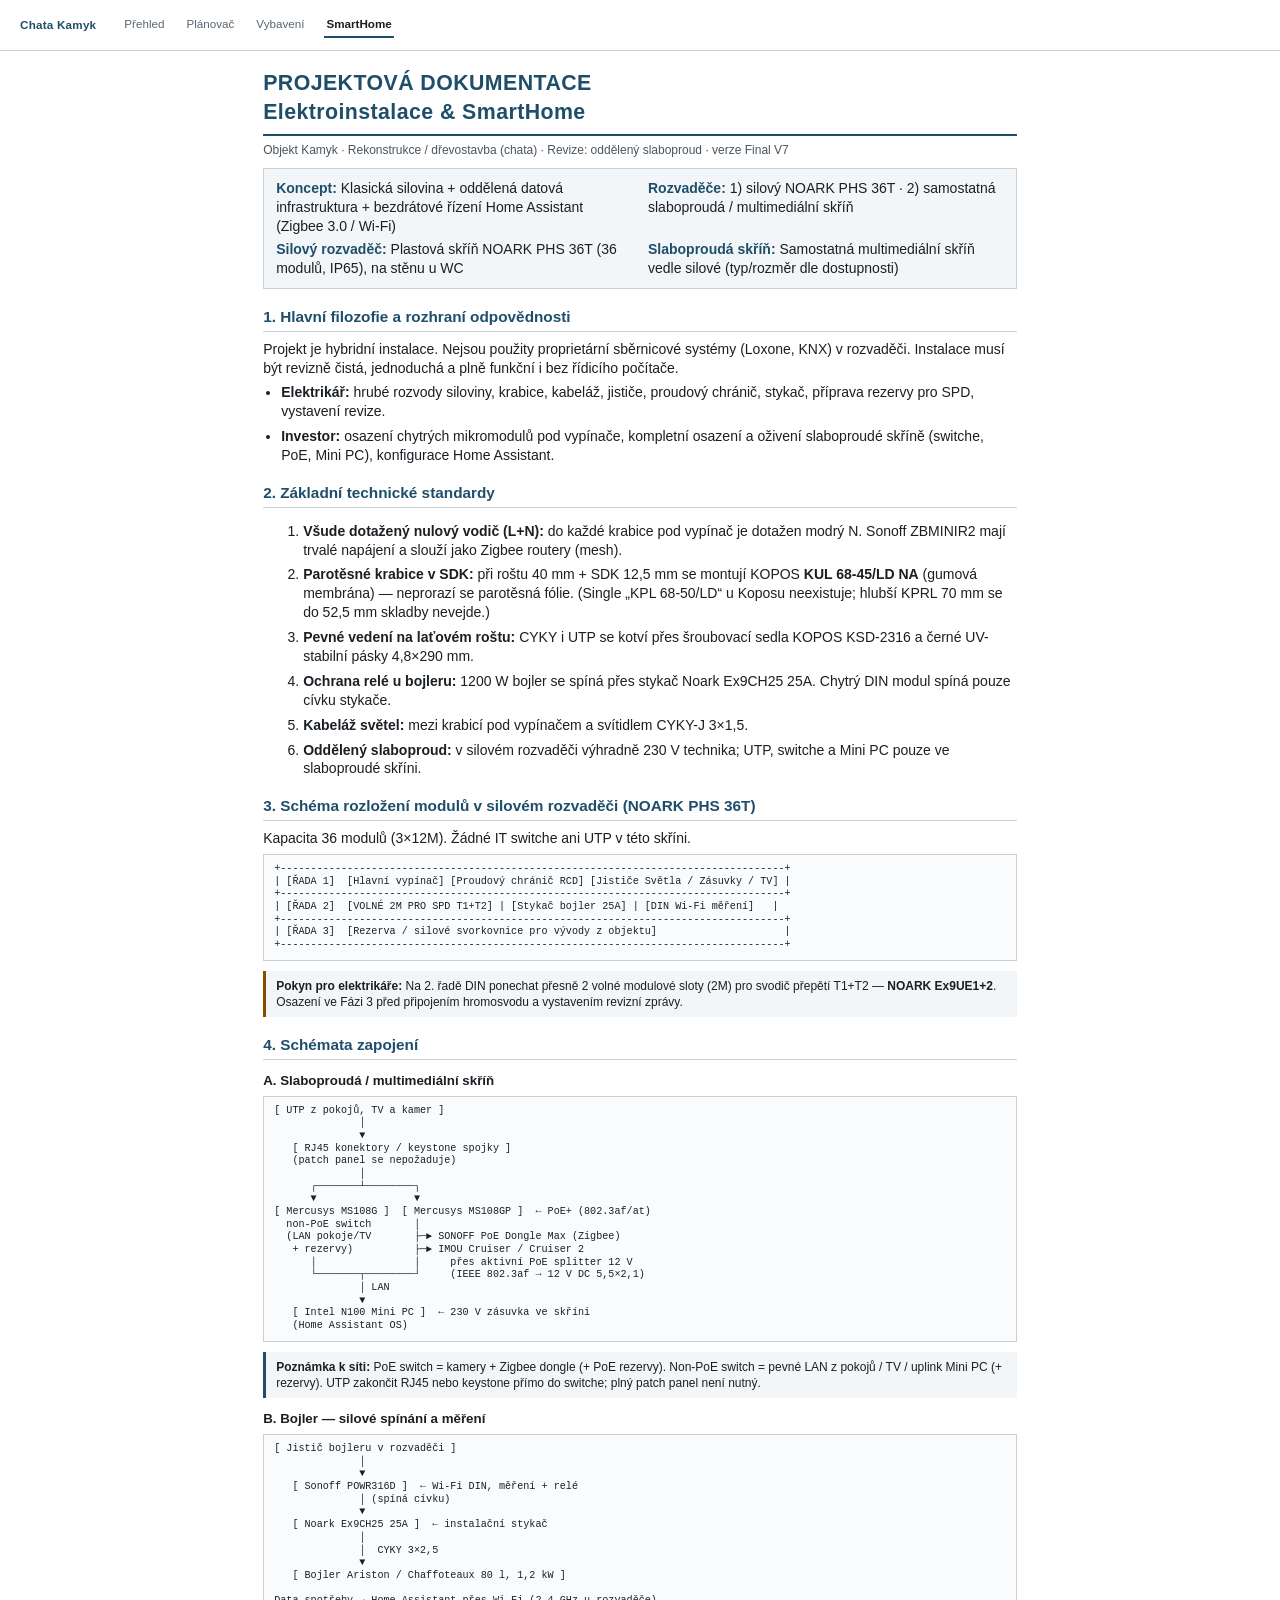
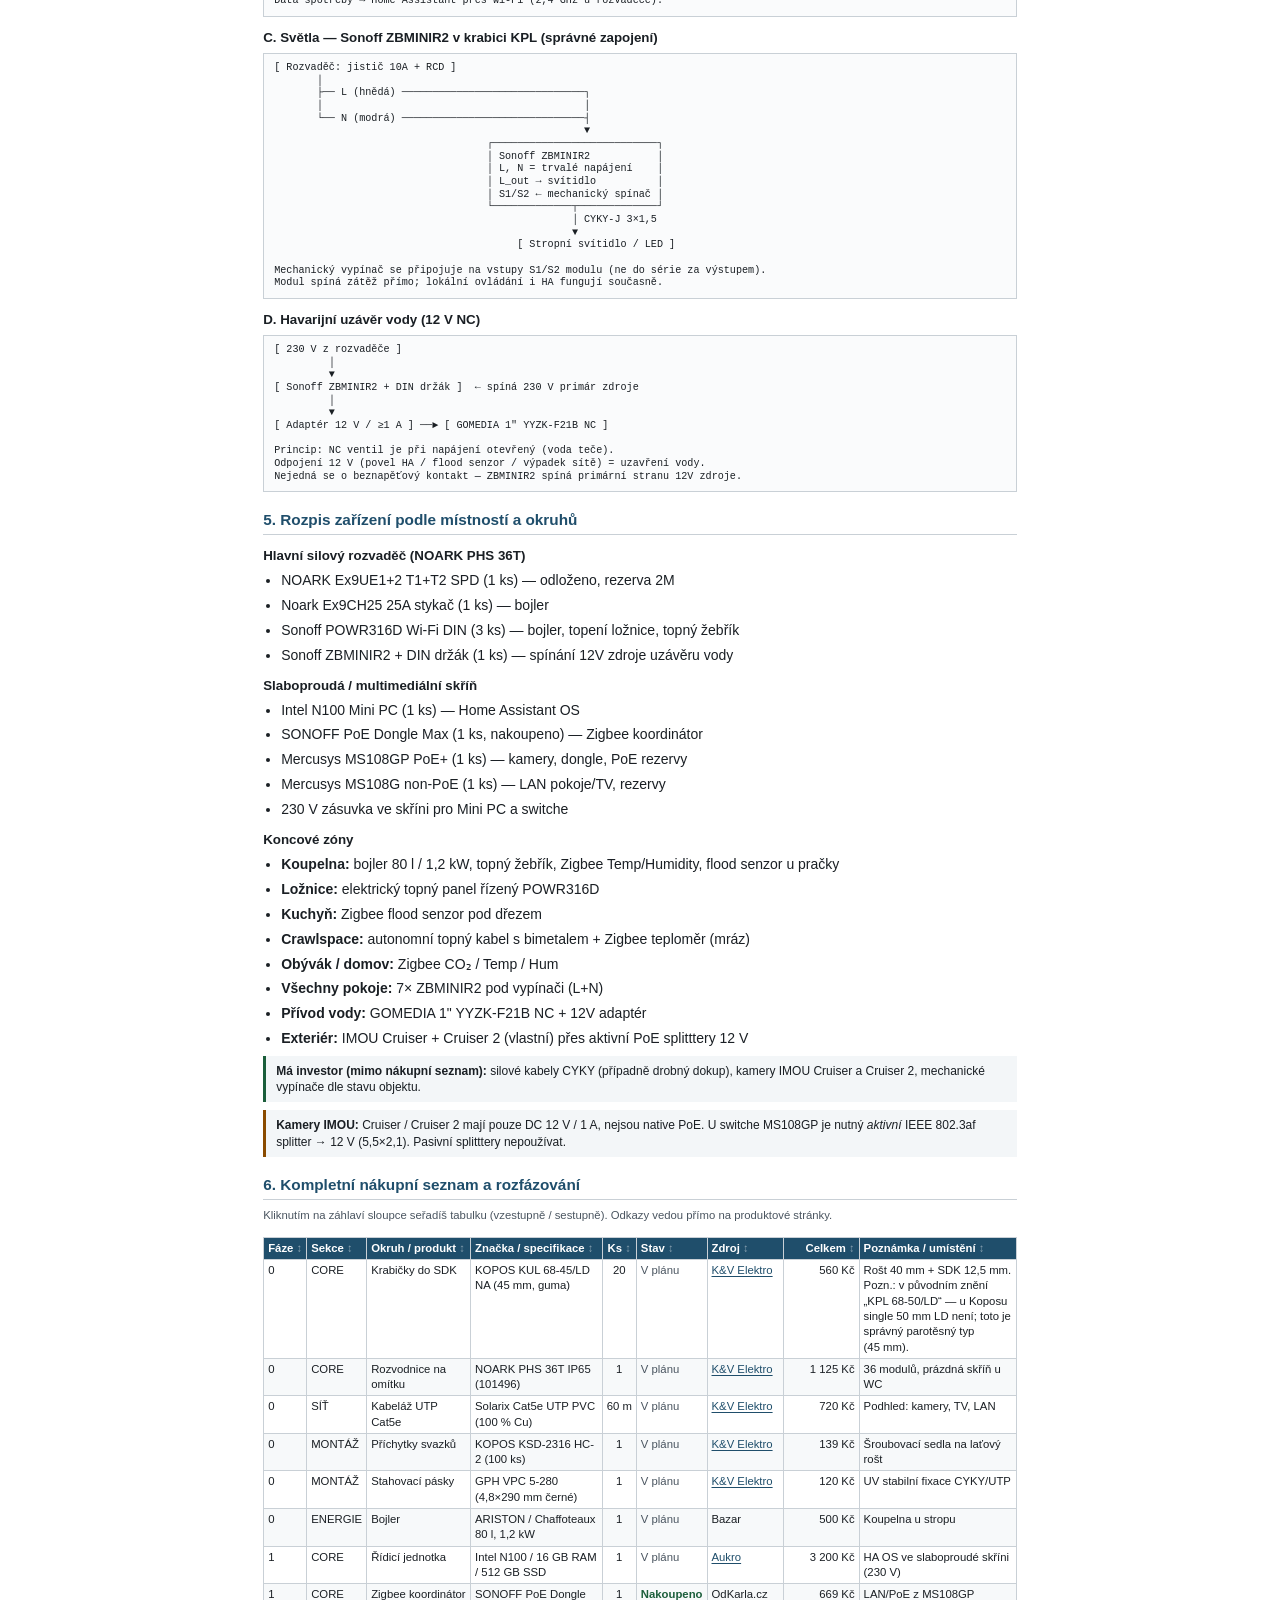
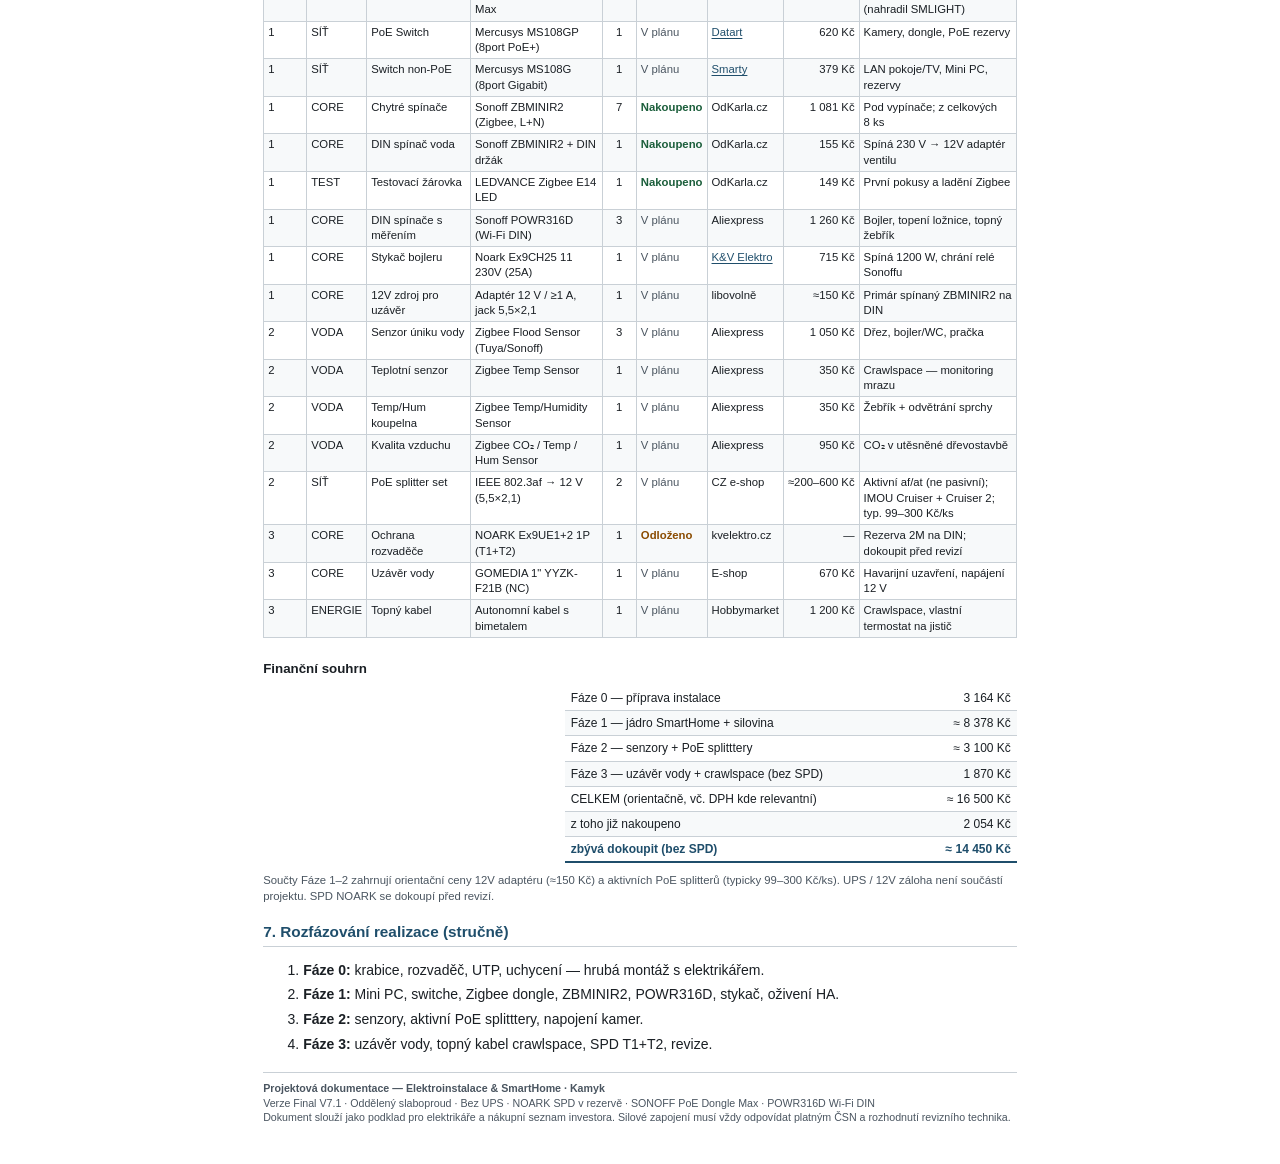
<file: smarthome/index.html>
<!DOCTYPE html>
<html lang="cs">
<head>
<meta charset="utf-8">
<meta name="viewport" content="width=device-width, initial-scale=1">
<title>Elektroinstalace &amp; SmartHome · Chata Kamyk</title>
<link rel="stylesheet" href="../assets/site.css">
<style>
  @page {
    size: A4;
    margin: 16mm 14mm 18mm 14mm;
  }
  :root {
    --ink: #1a1f24;
    --muted: #4a5560;
    --line: #c9d0d6;
    --accent: #1f4e6b;
    --soft: #f3f6f8;
    --ok: #1b5e3b;
    --warn: #8a4b00;
  }
  * { box-sizing: border-box; }
  html, body {
    font-family: "Helvetica Neue", Helvetica, Arial, sans-serif;
    color: var(--ink);
    font-size: 9.5pt;
    line-height: 1.35;
    margin: 0;
    padding: 0;
  }
  .doc-wrap {
    max-width: 210mm;
    margin: 0 auto;
    padding: 14px 16px 24px;
  }
  h1 {
    font-size: 16pt;
    letter-spacing: 0.02em;
    color: var(--accent);
    margin: 0 0 6px;
    border-bottom: 2px solid var(--accent);
    padding-bottom: 8px;
  }
  h2 {
    font-size: 11.5pt;
    color: var(--accent);
    margin: 18px 0 8px;
    padding-bottom: 3px;
    border-bottom: 1px solid var(--line);
    page-break-after: avoid;
  }
  h3 {
    font-size: 10pt;
    margin: 12px 0 6px;
    color: var(--ink);
    page-break-after: avoid;
  }
  p, li { margin: 0 0 6px; }
  ul { margin: 0 0 8px; padding-left: 18px; }
  .meta {
    display: grid;
    grid-template-columns: 1fr 1fr;
    gap: 4px 16px;
    margin: 10px 0 14px;
    padding: 10px 12px;
    background: var(--soft);
    border: 1px solid var(--line);
  }
  .meta div { margin: 0; }
  .meta strong { color: var(--accent); }
  .subtitle {
    color: var(--muted);
    font-size: 9pt;
    margin: 0 0 4px;
  }
  .note, .warn, .ok {
    border-left: 3px solid var(--accent);
    background: var(--soft);
    padding: 7px 10px;
    margin: 8px 0;
    font-size: 9pt;
  }
  .warn { border-left-color: var(--warn); }
  .ok { border-left-color: var(--ok); }
  .diagram {
    font-family: ui-monospace, "SF Mono", Menlo, Consolas, monospace;
    font-size: 7.6pt;
    line-height: 1.25;
    white-space: pre;
    background: #fafbfc;
    border: 1px solid var(--line);
    padding: 8px 10px;
    margin: 6px 0 10px;
    overflow: hidden;
    page-break-inside: avoid;
  }
  table {
    width: 100%;
    border-collapse: collapse;
    font-size: 7.6pt;
    margin: 8px 0 10px;
  }
  th, td {
    border: 1px solid var(--line);
    padding: 3px 4px;
    vertical-align: top;
    text-align: left;
  }
  th {
    background: var(--accent);
    color: #fff;
    font-weight: 600;
  }
  tr:nth-child(even) td { background: #f7f9fa; }
  .num { text-align: right; white-space: nowrap; }
  .center { text-align: center; }
  .bought { color: var(--ok); font-weight: 600; }
  .planned { color: var(--muted); }
  .deferred { color: var(--warn); font-weight: 600; }
  a.link {
    color: var(--accent);
    text-decoration: underline;
    text-underline-offset: 2px;
    word-break: break-all;
  }
  a.link:hover { color: #12374d; }
  table.sortable th {
    cursor: pointer;
    user-select: none;
    white-space: nowrap;
  }
  table.sortable th:hover { filter: brightness(1.08); }
  table.sortable th::after {
    content: " ↕";
    opacity: 0.45;
    font-weight: 400;
  }
  table.sortable th.asc::after { content: " ↑"; opacity: 1; }
  table.sortable th.desc::after { content: " ↓"; opacity: 1; }
  .table-hint {
    font-size: 8.5pt;
    color: var(--muted);
    margin: 0 0 6px;
  }
  @media screen {
    body {
      margin: 0;
      font-size: 10.5pt;
    }
    .doc-wrap {
      max-width: min(210mm, 1180px);
      padding: 18px 20px 40px;
    }
    table.sortable { font-size: 8.5pt; }
    .shop-wrap { overflow-x: auto; }
  }
  @media print {
    table.sortable th { cursor: default; }
    table.sortable th::after { content: none; }
    a.link { color: inherit; text-decoration: none; }
    a.link::after { content: " (" attr(href) ")"; font-size: 6.5pt; color: var(--muted); }
  }
  .totals {
    width: 60%;
    margin-left: auto;
    font-size: 9pt;
  }
  .totals td { border: none; border-bottom: 1px solid var(--line); padding: 4px 6px; }
  .totals tr:last-child td {
    border-bottom: 2px solid var(--accent);
    font-weight: 700;
    color: var(--accent);
  }
  .footer {
    margin-top: 18px;
    padding-top: 8px;
    border-top: 1px solid var(--line);
    color: var(--muted);
    font-size: 8pt;
  }
  .two-col {
    display: grid;
    grid-template-columns: 1fr 1fr;
    gap: 10px;
  }
  .keep { page-break-inside: avoid; }
  .small { font-size: 8.5pt; color: var(--muted); }
</style>
</head>
<body>
<nav class="site-nav" aria-label="Hlavní navigace">
  <a class="brand" href="../">Chata Kamyk</a>
  <a href="../">Přehled</a>
  <a href="../koupelna/">Plánovač</a>
  <a href="../vybaveni/">Vybavení</a>
  <a class="active" href="./">SmartHome</a>
</nav>
<div class="doc-wrap">

<h1>PROJEKTOVÁ DOKUMENTACE<br>Elektroinstalace &amp; SmartHome</h1>
<p class="subtitle">Objekt Kamyk · Rekonstrukce / dřevostavba (chata) · Revize: oddělený slaboproud · verze Final V7</p>

<div class="meta">
  <div><strong>Koncept:</strong> Klasická silovina + oddělená datová infrastruktura + bezdrátové řízení Home Assistant (Zigbee 3.0 / Wi‑Fi)</div>
  <div><strong>Rozvaděče:</strong> 1) silový NOARK PHS 36T · 2) samostatná slaboproudá / multimediální skříň</div>
  <div><strong>Silový rozvaděč:</strong> Plastová skříň NOARK PHS 36T (36 modulů, IP65), na stěnu u WC</div>
  <div><strong>Slaboproudá skříň:</strong> Samostatná multimediální skříň vedle silové (typ/rozměr dle dostupnosti)</div>
</div>

<h2>1. Hlavní filozofie a rozhraní odpovědnosti</h2>
<p>Projekt je hybridní instalace. Nejsou použity proprietární sběrnicové systémy (Loxone, KNX) v rozvaděči. Instalace musí být revizně čistá, jednoduchá a plně funkční i bez řídicího počítače.</p>
<ul>
  <li><strong>Elektrikář:</strong> hrubé rozvody siloviny, krabice, kabeláž, jističe, proudový chránič, stykač, příprava rezervy pro SPD, vystavení revize.</li>
  <li><strong>Investor:</strong> osazení chytrých mikromodulů pod vypínače, kompletní osazení a oživení slaboproudé skříně (switche, PoE, Mini PC), konfigurace Home Assistant.</li>
</ul>

<h2>2. Základní technické standardy</h2>
<ol>
  <li><strong>Všude dotažený nulový vodič (L+N):</strong> do každé krabice pod vypínač je dotažen modrý N. Sonoff ZBMINIR2 mají trvalé napájení a slouží jako Zigbee routery (mesh).</li>
  <li><strong>Parotěsné krabice v SDK:</strong> při roštu 40&nbsp;mm + SDK 12,5&nbsp;mm se montují KOPOS <strong>KUL 68-45/LD NA</strong> (gumová membrána) — neprorazí se parotěsná fólie. (Single „KPL 68-50/LD“ u Koposu neexistuje; hlubší KPRL 70&nbsp;mm se do 52,5&nbsp;mm skladby nevejde.)</li>
  <li><strong>Pevné vedení na laťovém roštu:</strong> CYKY i UTP se kotví přes šroubovací sedla KOPOS KSD-2316 a černé UV-stabilní pásky 4,8×290&nbsp;mm.</li>
  <li><strong>Ochrana relé u bojleru:</strong> 1200&nbsp;W bojler se spíná přes stykač Noark Ex9CH25 25A. Chytrý DIN modul spíná pouze cívku stykače.</li>
  <li><strong>Kabeláž světel:</strong> mezi krabicí pod vypínačem a svítidlem CYKY-J 3×1,5.</li>
  <li><strong>Oddělený slaboproud:</strong> v silovém rozvaděči výhradně 230&nbsp;V technika; UTP, switche a Mini PC pouze ve slaboproudé skříni.</li>
</ol>

<h2>3. Schéma rozložení modulů v silovém rozvaděči (NOARK PHS 36T)</h2>
<p>Kapacita 36 modulů (3×12M). Žádné IT switche ani UTP v této skříni.</p>
<div class="diagram">+-----------------------------------------------------------------------------------+
| [ŘADA 1]  [Hlavní vypínač] [Proudový chránič RCD] [Jističe Světla / Zásuvky / TV] |
+-----------------------------------------------------------------------------------+
| [ŘADA 2]  [VOLNÉ 2M PRO SPD T1+T2] | [Stykač bojler 25A] | [DIN Wi‑Fi měření]   |
+-----------------------------------------------------------------------------------+
| [ŘADA 3]  [Rezerva / silové svorkovnice pro vývody z objektu]                     |
+-----------------------------------------------------------------------------------+</div>
<div class="warn"><strong>Pokyn pro elektrikáře:</strong> Na 2. řadě DIN ponechat přesně 2 volné modulové sloty (2M) pro svodič přepětí T1+T2 — <strong>NOARK Ex9UE1+2</strong>. Osazení ve Fázi 3 před připojením hromosvodu a vystavením revizní zprávy.</div>

<h2>4. Schémata zapojení</h2>

<h3>A. Slaboproudá / multimediální skříň</h3>
<div class="diagram">[ UTP z pokojů, TV a kamer ]
              │
              ▼
   [ RJ45 konektory / keystone spojky ]
   (patch panel se nepožaduje)
              │
      ┌───────┴────────┐
      ▼                ▼
[ Mercusys MS108G ]  [ Mercusys MS108GP ]  ← PoE+ (802.3af/at)
  non‑PoE switch       │
  (LAN pokoje/TV       ├─► SONOFF PoE Dongle Max (Zigbee)
   + rezervy)          ├─► IMOU Cruiser / Cruiser 2
      │                │     přes aktivní PoE splitter 12 V
      └───────┬────────┘     (IEEE 802.3af → 12 V DC 5,5×2,1)
              │ LAN
              ▼
   [ Intel N100 Mini PC ]  ← 230 V zásuvka ve skříni
   (Home Assistant OS)</div>
<div class="note"><strong>Poznámka k síti:</strong> PoE switch = kamery + Zigbee dongle (+ PoE rezervy). Non‑PoE switch = pevné LAN z pokojů / TV / uplink Mini PC (+ rezervy). UTP zakončit RJ45 nebo keystone přímo do switche; plný patch panel není nutný.</div>

<h3>B. Bojler — silové spínání a měření</h3>
<div class="diagram">[ Jistič bojleru v rozvaděči ]
              │
              ▼
   [ Sonoff POWR316D ]  ← Wi‑Fi DIN, měření + relé
              │ (spíná cívku)
              ▼
   [ Noark Ex9CH25 25A ]  ← instalační stykač
              │
              │  CYKY 3×2,5
              ▼
   [ Bojler Ariston / Chaffoteaux 80 l, 1,2 kW ]

Data spotřeby → Home Assistant přes Wi‑Fi (2,4 GHz u rozvaděče).</div>

<h3>C. Světla — Sonoff ZBMINIR2 v krabici KPL (správné zapojení)</h3>
<div class="diagram">[ Rozvaděč: jistič 10A + RCD ]
       │
       ├── L (hnědá) ──────────────────────────────┐
       │                                           │
       └── N (modrá) ──────────────────────────────┤
                                                   ▼
                                   ┌───────────────────────────┐
                                   │ Sonoff ZBMINIR2           │
                                   │ L, N = trvalé napájení    │
                                   │ L_out → svítidlo          │
                                   │ S1/S2 ← mechanický spínač │
                                   └─────────────┬─────────────┘
                                                 │ CYKY‑J 3×1,5
                                                 ▼
                                        [ Stropní svítidlo / LED ]

Mechanický vypínač se připojuje na vstupy S1/S2 modulu (ne do série za výstupem).
Modul spíná zátěž přímo; lokální ovládání i HA fungují současně.</div>

<h3>D. Havarijní uzávěr vody (12 V NC)</h3>
<div class="diagram">[ 230 V z rozvaděče ]
         │
         ▼
[ Sonoff ZBMINIR2 + DIN držák ]  ← spíná 230 V primár zdroje
         │
         ▼
[ Adaptér 12 V / ≥1 A ] ──► [ GOMEDIA 1" YYZK‑F21B NC ]

Princip: NC ventil je při napájení otevřený (voda teče).
Odpojení 12 V (povel HA / flood senzor / výpadek sítě) = uzavření vody.
Nejedná se o beznapěťový kontakt — ZBMINIR2 spíná primární stranu 12V zdroje.</div>

<h2>5. Rozpis zařízení podle místností a okruhů</h2>

<div class="keep">
<h3>Hlavní silový rozvaděč (NOARK PHS 36T)</h3>
<ul>
  <li>NOARK Ex9UE1+2 T1+T2 SPD (1 ks) — odloženo, rezerva 2M</li>
  <li>Noark Ex9CH25 25A stykač (1 ks) — bojler</li>
  <li>Sonoff POWR316D Wi‑Fi DIN (3 ks) — bojler, topení ložnice, topný žebřík</li>
  <li>Sonoff ZBMINIR2 + DIN držák (1 ks) — spínání 12V zdroje uzávěru vody</li>
</ul>
</div>

<div class="keep">
<h3>Slaboproudá / multimediální skříň</h3>
<ul>
  <li>Intel N100 Mini PC (1 ks) — Home Assistant OS</li>
  <li>SONOFF PoE Dongle Max (1 ks, nakoupeno) — Zigbee koordinátor</li>
  <li>Mercusys MS108GP PoE+ (1 ks) — kamery, dongle, PoE rezervy</li>
  <li>Mercusys MS108G non‑PoE (1 ks) — LAN pokoje/TV, rezervy</li>
  <li>230 V zásuvka ve skříni pro Mini PC a switche</li>
</ul>
</div>

<div class="keep">
<h3>Koncové zóny</h3>
<ul>
  <li><strong>Koupelna:</strong> bojler 80&nbsp;l / 1,2&nbsp;kW, topný žebřík, Zigbee Temp/Humidity, flood senzor u pračky</li>
  <li><strong>Ložnice:</strong> elektrický topný panel řízený POWR316D</li>
  <li><strong>Kuchyň:</strong> Zigbee flood senzor pod dřezem</li>
  <li><strong>Crawlspace:</strong> autonomní topný kabel s bimetalem + Zigbee teploměr (mráz)</li>
  <li><strong>Obývák / domov:</strong> Zigbee CO₂ / Temp / Hum</li>
  <li><strong>Všechny pokoje:</strong> 7× ZBMINIR2 pod vypínači (L+N)</li>
  <li><strong>Přívod vody:</strong> GOMEDIA 1" YYZK-F21B NC + 12V adaptér</li>
  <li><strong>Exteriér:</strong> IMOU Cruiser + Cruiser 2 (vlastní) přes aktivní PoE splitttery 12&nbsp;V</li>
</ul>
</div>

<div class="ok"><strong>Má investor (mimo nákupní seznam):</strong> silové kabely CYKY (případně drobný dokup), kamery IMOU Cruiser a Cruiser 2, mechanické vypínače dle stavu objektu.</div>

<div class="warn"><strong>Kamery IMOU:</strong> Cruiser / Cruiser 2 mají pouze DC 12&nbsp;V / 1&nbsp;A, nejsou native PoE. U switche MS108GP je nutný <em>aktivní</em> IEEE 802.3af splitter → 12&nbsp;V (5,5×2,1). Pasivní splitttery nepoužívat.</div>

<h2>6. Kompletní nákupní seznam a rozfázování</h2>
<p class="table-hint">Kliknutím na záhlaví sloupce seřadíš tabulku (vzestupně / sestupně). Odkazy vedou přímo na produktové stránky.</p>

<div class="shop-wrap">
<table class="sortable" id="shop-table">
  <thead>
    <tr>
      <th data-type="number">Fáze</th>
      <th data-type="text">Sekce</th>
      <th data-type="text">Okruh / produkt</th>
      <th data-type="text">Značka / specifikace</th>
      <th class="center" data-type="number">Ks</th>
      <th data-type="text">Stav</th>
      <th data-type="text">Zdroj</th>
      <th class="num" data-type="number">Celkem</th>
      <th data-type="text">Poznámka / umístění</th>
    </tr>
  </thead>
  <tbody>
    <tr>
      <td>0</td><td>CORE</td><td>Krabičky do SDK</td><td>KOPOS KUL 68-45/LD NA (45&nbsp;mm, guma)</td>
      <td class="center">20</td><td class="planned">V plánu</td>
      <td><a class="link" href="https://www.kvelektro.cz/krabice-do-sadrokartonu-kopos-kul-68-45-ld-na-p1453681" target="_blank" rel="noopener">K&amp;V Elektro</a></td>
      <td class="num" data-sort="560">560&nbsp;Kč</td>
      <td>Rošt 40&nbsp;mm + SDK 12,5&nbsp;mm. Pozn.: v původním znění „KPL 68-50/LD“ — u Koposu single 50&nbsp;mm LD není; toto je správný parotěsný typ (45&nbsp;mm).</td>
    </tr>
    <tr>
      <td>0</td><td>CORE</td><td>Rozvodnice na omítku</td><td>NOARK PHS 36T IP65 (101496)</td>
      <td class="center">1</td><td class="planned">V plánu</td>
      <td><a class="link" href="https://www.kvelektro.cz/rozvodnice-na-omitku-noark-phs-36t-ip65-101496-p1161823" target="_blank" rel="noopener">K&amp;V Elektro</a></td>
      <td class="num" data-sort="1125">1&nbsp;125&nbsp;Kč</td>
      <td>36 modulů, prázdná skříň u WC</td>
    </tr>
    <tr>
      <td>0</td><td>SÍŤ</td><td>Kabeláž UTP Cat5e</td><td>Solarix Cat5e UTP PVC (100&nbsp;% Cu)</td>
      <td class="center" data-sort="60">60&nbsp;m</td><td class="planned">V plánu</td>
      <td><a class="link" href="https://www.kvelektro.cz/utp-kabel-solarix-sxkd-5e-utp-pvc-sedy-metraz-p1223184" target="_blank" rel="noopener">K&amp;V Elektro</a></td>
      <td class="num" data-sort="720">720&nbsp;Kč</td>
      <td>Podhled: kamery, TV, LAN</td>
    </tr>
    <tr>
      <td>0</td><td>MONTÁŽ</td><td>Příchytky svazků</td><td>KOPOS KSD-2316 HC-2 (100&nbsp;ks)</td>
      <td class="center">1</td><td class="planned">V plánu</td>
      <td><a class="link" href="https://www.kvelektro.cz/prichytky-stahovaciho-pasku-ksd-2316-hc-2-100ks-p1185501" target="_blank" rel="noopener">K&amp;V Elektro</a></td>
      <td class="num" data-sort="139">139&nbsp;Kč</td>
      <td>Šroubovací sedla na laťový rošt</td>
    </tr>
    <tr>
      <td>0</td><td>MONTÁŽ</td><td>Stahovací pásky</td><td>GPH VPC 5-280 (4,8×290&nbsp;mm černé)</td>
      <td class="center">1</td><td class="planned">V plánu</td>
      <td><a class="link" href="https://www.kvelektro.cz/stahovaci-pasky-gph-cerne-vpc-5-280-4-8x290-100ks-p1148328" target="_blank" rel="noopener">K&amp;V Elektro</a></td>
      <td class="num" data-sort="120">120&nbsp;Kč</td>
      <td>UV stabilní fixace CYKY/UTP</td>
    </tr>
    <tr>
      <td>0</td><td>ENERGIE</td><td>Bojler</td><td>ARISTON / Chaffoteaux 80&nbsp;l, 1,2&nbsp;kW</td>
      <td class="center">1</td><td class="planned">V plánu</td>
      <td>Bazar</td>
      <td class="num" data-sort="500">500&nbsp;Kč</td>
      <td>Koupelna u stropu</td>
    </tr>
    <tr>
      <td>1</td><td>CORE</td><td>Řídicí jednotka</td><td>Intel N100 / 16&nbsp;GB RAM / 512&nbsp;GB SSD</td>
      <td class="center">1</td><td class="planned">V plánu</td>
      <td><a class="link" href="https://aukro.cz/mini-pc-intel-n100-16-gb-ram-512-gb-ssd-7126607847" target="_blank" rel="noopener">Aukro</a></td>
      <td class="num" data-sort="3200">3&nbsp;200&nbsp;Kč</td>
      <td>HA OS ve slaboproudé skříni (230&nbsp;V)</td>
    </tr>
    <tr>
      <td>1</td><td>CORE</td><td>Zigbee koordinátor</td><td>SONOFF PoE Dongle Max</td>
      <td class="center">1</td><td class="bought">Nakoupeno</td>
      <td>OdKarla.cz</td>
      <td class="num" data-sort="669">669&nbsp;Kč</td>
      <td>LAN/PoE z MS108GP (nahradil SMLIGHT)</td>
    </tr>
    <tr>
      <td>1</td><td>SÍŤ</td><td>PoE Switch</td><td>Mercusys MS108GP (8port PoE+)</td>
      <td class="center">1</td><td class="planned">V plánu</td>
      <td><a class="link" href="https://www.datart.cz/switch-mercusys-ms108gp-ms108gp.html" target="_blank" rel="noopener">Datart</a></td>
      <td class="num" data-sort="620">620&nbsp;Kč</td>
      <td>Kamery, dongle, PoE rezervy</td>
    </tr>
    <tr>
      <td>1</td><td>SÍŤ</td><td>Switch non‑PoE</td><td>Mercusys MS108G (8port Gigabit)</td>
      <td class="center">1</td><td class="planned">V plánu</td>
      <td><a class="link" href="https://www.smarty.cz/Mercusys-MS108G-switch-4p26003" target="_blank" rel="noopener">Smarty</a></td>
      <td class="num" data-sort="379">379&nbsp;Kč</td>
      <td>LAN pokoje/TV, Mini PC, rezervy</td>
    </tr>
    <tr>
      <td>1</td><td>CORE</td><td>Chytré spínače</td><td>Sonoff ZBMINIR2 (Zigbee, L+N)</td>
      <td class="center">7</td><td class="bought">Nakoupeno</td>
      <td>OdKarla.cz</td>
      <td class="num" data-sort="1081">1&nbsp;081&nbsp;Kč</td>
      <td>Pod vypínače; z celkových 8&nbsp;ks</td>
    </tr>
    <tr>
      <td>1</td><td>CORE</td><td>DIN spínač voda</td><td>Sonoff ZBMINIR2 + DIN držák</td>
      <td class="center">1</td><td class="bought">Nakoupeno</td>
      <td>OdKarla.cz</td>
      <td class="num" data-sort="155">155&nbsp;Kč</td>
      <td>Spíná 230&nbsp;V → 12V adaptér ventilu</td>
    </tr>
    <tr>
      <td>1</td><td>TEST</td><td>Testovací žárovka</td><td>LEDVANCE Zigbee E14 LED</td>
      <td class="center">1</td><td class="bought">Nakoupeno</td>
      <td>OdKarla.cz</td>
      <td class="num" data-sort="149">149&nbsp;Kč</td>
      <td>První pokusy a ladění Zigbee</td>
    </tr>
    <tr>
      <td>1</td><td>CORE</td><td>DIN spínače s měřením</td><td>Sonoff POWR316D (Wi‑Fi DIN)</td>
      <td class="center">3</td><td class="planned">V plánu</td>
      <td>Aliexpress</td>
      <td class="num" data-sort="1260">1&nbsp;260&nbsp;Kč</td>
      <td>Bojler, topení ložnice, topný žebřík</td>
    </tr>
    <tr>
      <td>1</td><td>CORE</td><td>Stykač bojleru</td><td>Noark Ex9CH25 11 230V (25A)</td>
      <td class="center">1</td><td class="planned">V plánu</td>
      <td><a class="link" href="https://www.kvelektro.cz/instalacni-stykac-noark-ex9ch25-11-230v-50-60hz-25a-1no-1nc-107322-p1677028" target="_blank" rel="noopener">K&amp;V Elektro</a></td>
      <td class="num" data-sort="715">715&nbsp;Kč</td>
      <td>Spíná 1200&nbsp;W, chrání relé Sonoffu</td>
    </tr>
    <tr>
      <td>1</td><td>CORE</td><td>12V zdroj pro uzávěr</td><td>Adaptér 12&nbsp;V / ≥1&nbsp;A, jack 5,5×2,1</td>
      <td class="center">1</td><td class="planned">V plánu</td>
      <td>libovolně</td>
      <td class="num" data-sort="150">≈150&nbsp;Kč</td>
      <td>Primár spínaný ZBMINIR2 na DIN</td>
    </tr>
    <tr>
      <td>2</td><td>VODA</td><td>Senzor úniku vody</td><td>Zigbee Flood Sensor (Tuya/Sonoff)</td>
      <td class="center">3</td><td class="planned">V plánu</td>
      <td>Aliexpress</td>
      <td class="num" data-sort="1050">1&nbsp;050&nbsp;Kč</td>
      <td>Dřez, bojler/WC, pračka</td>
    </tr>
    <tr>
      <td>2</td><td>VODA</td><td>Teplotní senzor</td><td>Zigbee Temp Sensor</td>
      <td class="center">1</td><td class="planned">V plánu</td>
      <td>Aliexpress</td>
      <td class="num" data-sort="350">350&nbsp;Kč</td>
      <td>Crawlspace — monitoring mrazu</td>
    </tr>
    <tr>
      <td>2</td><td>VODA</td><td>Temp/Hum koupelna</td><td>Zigbee Temp/Humidity Sensor</td>
      <td class="center">1</td><td class="planned">V plánu</td>
      <td>Aliexpress</td>
      <td class="num" data-sort="350">350&nbsp;Kč</td>
      <td>Žebřík + odvětrání sprchy</td>
    </tr>
    <tr>
      <td>2</td><td>VODA</td><td>Kvalita vzduchu</td><td>Zigbee CO₂ / Temp / Hum Sensor</td>
      <td class="center">1</td><td class="planned">V plánu</td>
      <td>Aliexpress</td>
      <td class="num" data-sort="950">950&nbsp;Kč</td>
      <td>CO₂ v utěsněné dřevostavbě</td>
    </tr>
    <tr>
      <td>2</td><td>SÍŤ</td><td>PoE splitter set</td><td>IEEE 802.3af → 12&nbsp;V (5,5×2,1)</td>
      <td class="center">2</td><td class="planned">V plánu</td>
      <td>CZ e‑shop</td>
      <td class="num" data-sort="400">≈200–600&nbsp;Kč</td>
      <td>Aktivní af/at (ne pasivní); IMOU Cruiser + Cruiser 2; typ. 99–300&nbsp;Kč/ks</td>
    </tr>
    <tr>
      <td>3</td><td>CORE</td><td>Ochrana rozvaděče</td><td>NOARK Ex9UE1+2 1P (T1+T2)</td>
      <td class="center">1</td><td class="deferred">Odloženo</td>
      <td>kvelektro.cz</td>
      <td class="num" data-sort="999999">—</td>
      <td>Rezerva 2M na DIN; dokoupit před revizí</td>
    </tr>
    <tr>
      <td>3</td><td>CORE</td><td>Uzávěr vody</td><td>GOMEDIA 1" YYZK-F21B (NC)</td>
      <td class="center">1</td><td class="planned">V plánu</td>
      <td>E‑shop</td>
      <td class="num" data-sort="670">670&nbsp;Kč</td>
      <td>Havarijní uzavření, napájení 12&nbsp;V</td>
    </tr>
    <tr>
      <td>3</td><td>ENERGIE</td><td>Topný kabel</td><td>Autonomní kabel s bimetalem</td>
      <td class="center">1</td><td class="planned">V plánu</td>
      <td>Hobbymarket</td>
      <td class="num" data-sort="1200">1&nbsp;200&nbsp;Kč</td>
      <td>Crawlspace, vlastní termostat na jistič</td>
    </tr>
  </tbody>
</table>
</div>

<h3>Finanční souhrn</h3>
<table class="totals">
  <tr><td>Fáze 0 — příprava instalace</td><td class="num">3&nbsp;164&nbsp;Kč</td></tr>
  <tr><td>Fáze 1 — jádro SmartHome + silovina</td><td class="num">≈ 8&nbsp;378&nbsp;Kč</td></tr>
  <tr><td>Fáze 2 — senzory + PoE splitttery</td><td class="num">≈ 3&nbsp;100&nbsp;Kč</td></tr>
  <tr><td>Fáze 3 — uzávěr vody + crawlspace (bez SPD)</td><td class="num">1&nbsp;870&nbsp;Kč</td></tr>
  <tr><td>CELKEM (orientačně, vč. DPH kde relevantní)</td><td class="num">≈ 16&nbsp;500&nbsp;Kč</td></tr>
  <tr><td>z toho již nakoupeno</td><td class="num">2&nbsp;054&nbsp;Kč</td></tr>
  <tr><td>zbývá dokoupit (bez SPD)</td><td class="num">≈ 14&nbsp;450&nbsp;Kč</td></tr>
</table>

<p class="small">Součty Fáze 1–2 zahrnují orientační ceny 12V adaptéru (≈150&nbsp;Kč) a aktivních PoE splitterů (typicky 99–300&nbsp;Kč/ks). UPS / 12V záloha není součástí projektu. SPD NOARK se dokoupí před revizí.</p>

<h2>7. Rozfázování realizace (stručně)</h2>
<ol>
  <li><strong>Fáze 0:</strong> krabice, rozvaděč, UTP, uchycení — hrubá montáž s elektrikářem.</li>
  <li><strong>Fáze 1:</strong> Mini PC, switche, Zigbee dongle, ZBMINIR2, POWR316D, stykač, oživení HA.</li>
  <li><strong>Fáze 2:</strong> senzory, aktivní PoE splitttery, napojení kamer.</li>
  <li><strong>Fáze 3:</strong> uzávěr vody, topný kabel crawlspace, SPD T1+T2, revize.</li>
</ol>

<div class="footer">
  <strong>Projektová dokumentace — Elektroinstalace &amp; SmartHome · Kamyk</strong><br>
  Verze Final V7.1 · Oddělený slaboproud · Bez UPS · NOARK SPD v rezervě · SONOFF PoE Dongle Max · POWR316D Wi‑Fi DIN<br>
  Dokument slouží jako podklad pro elektrikáře a nákupní seznam investora. Silové zapojení musí vždy odpovídat platným ČSN a rozhodnutí revizního technika.
</div>

<script>
(function () {
  const table = document.getElementById("shop-table");
  if (!table) return;
  const tbody = table.tBodies[0];
  const headers = Array.from(table.tHead.rows[0].cells);
  let active = -1;
  let asc = true;

  function cellValue(td, type) {
    if (td.dataset.sort != null && td.dataset.sort !== "") return td.dataset.sort;
    const text = (td.textContent || "").replace(/\u00a0/g, " ").trim();
    if (type === "number") {
      const n = parseFloat(text.replace(/[^\d,.\-]/g, "").replace(",", "."));
      return Number.isFinite(n) ? n : Number.POSITIVE_INFINITY;
    }
    return text.toLocaleLowerCase("cs");
  }

  headers.forEach((th, index) => {
    th.addEventListener("click", () => {
      if (active === index) asc = !asc;
      else { active = index; asc = true; }
      headers.forEach((h) => h.classList.remove("asc", "desc"));
      th.classList.add(asc ? "asc" : "desc");
      const type = th.dataset.type || "text";
      const rows = Array.from(tbody.rows);
      rows.sort((a, b) => {
        const av = cellValue(a.cells[index], type);
        const bv = cellValue(b.cells[index], type);
        if (av < bv) return asc ? -1 : 1;
        if (av > bv) return asc ? 1 : -1;
        return 0;
      });
      rows.forEach((row) => tbody.appendChild(row));
    });
  });
})();
</script>

</div>
</body>
</html>
</file>
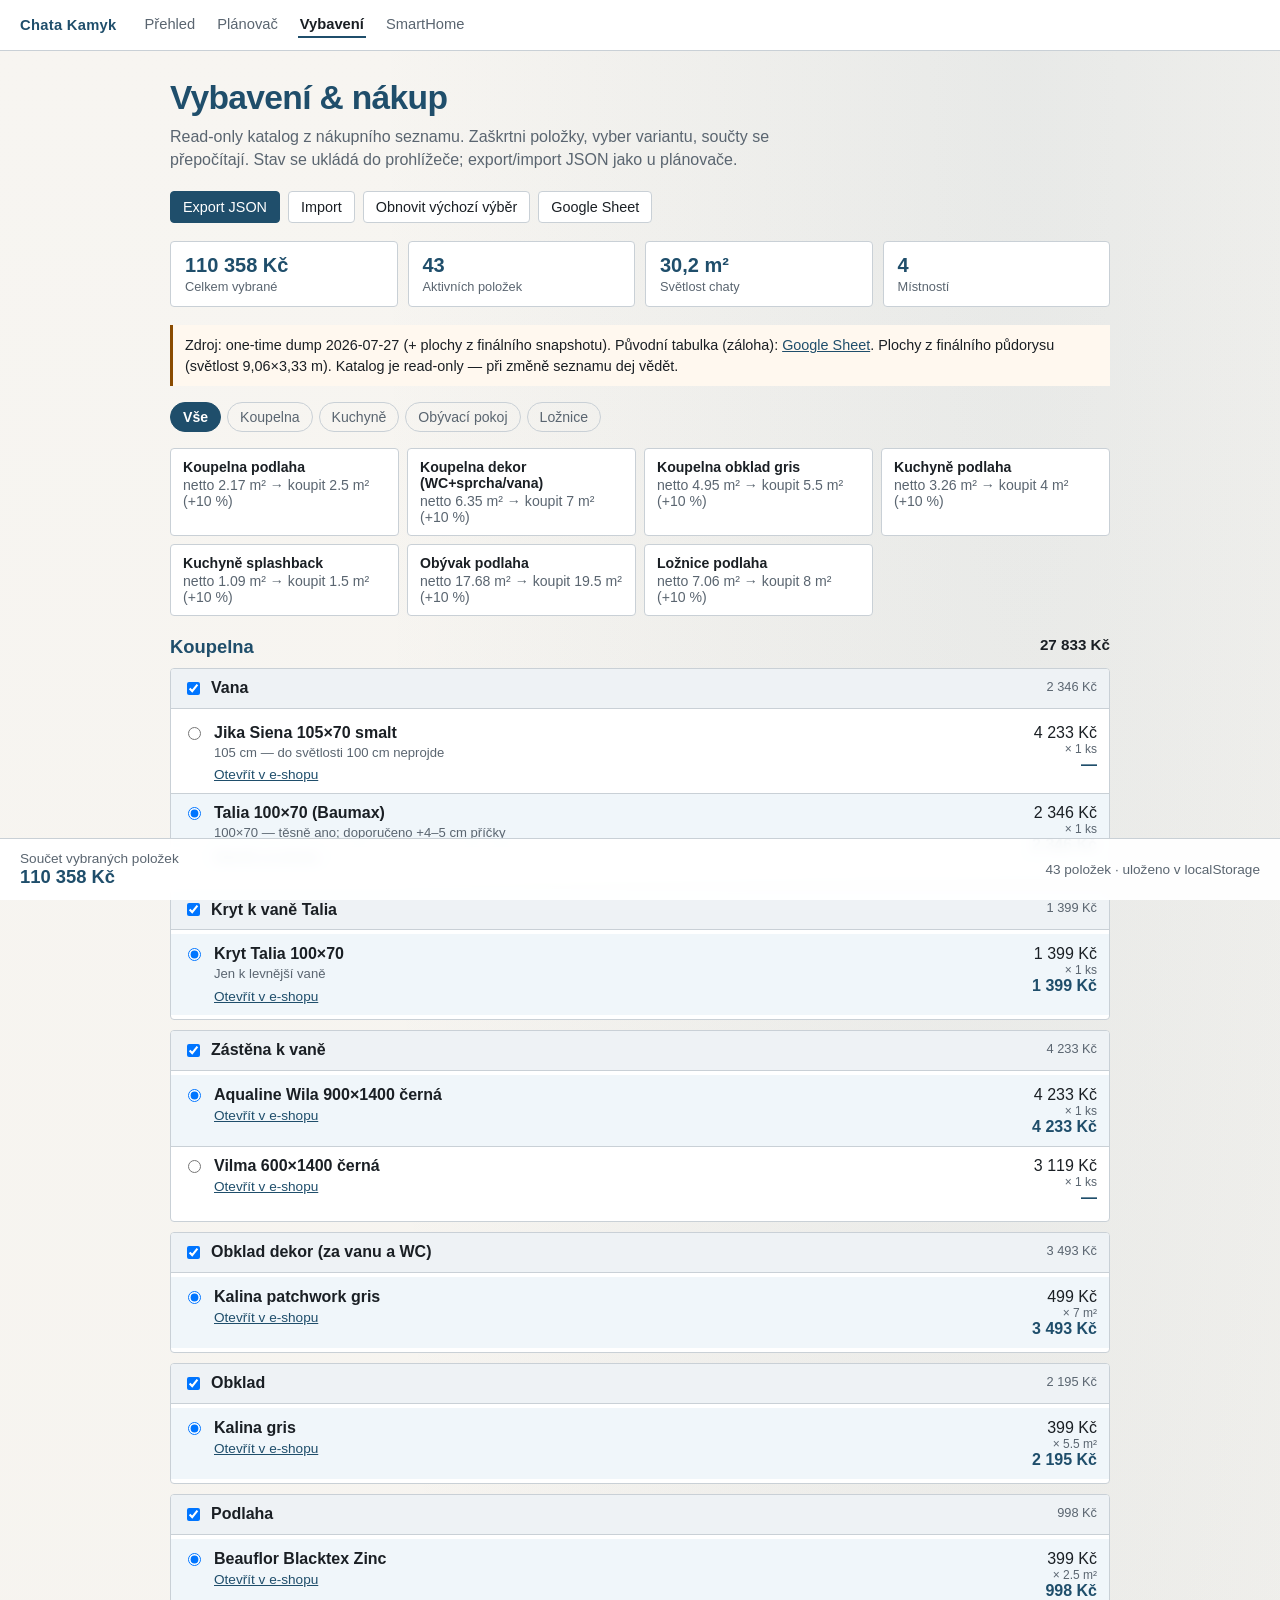
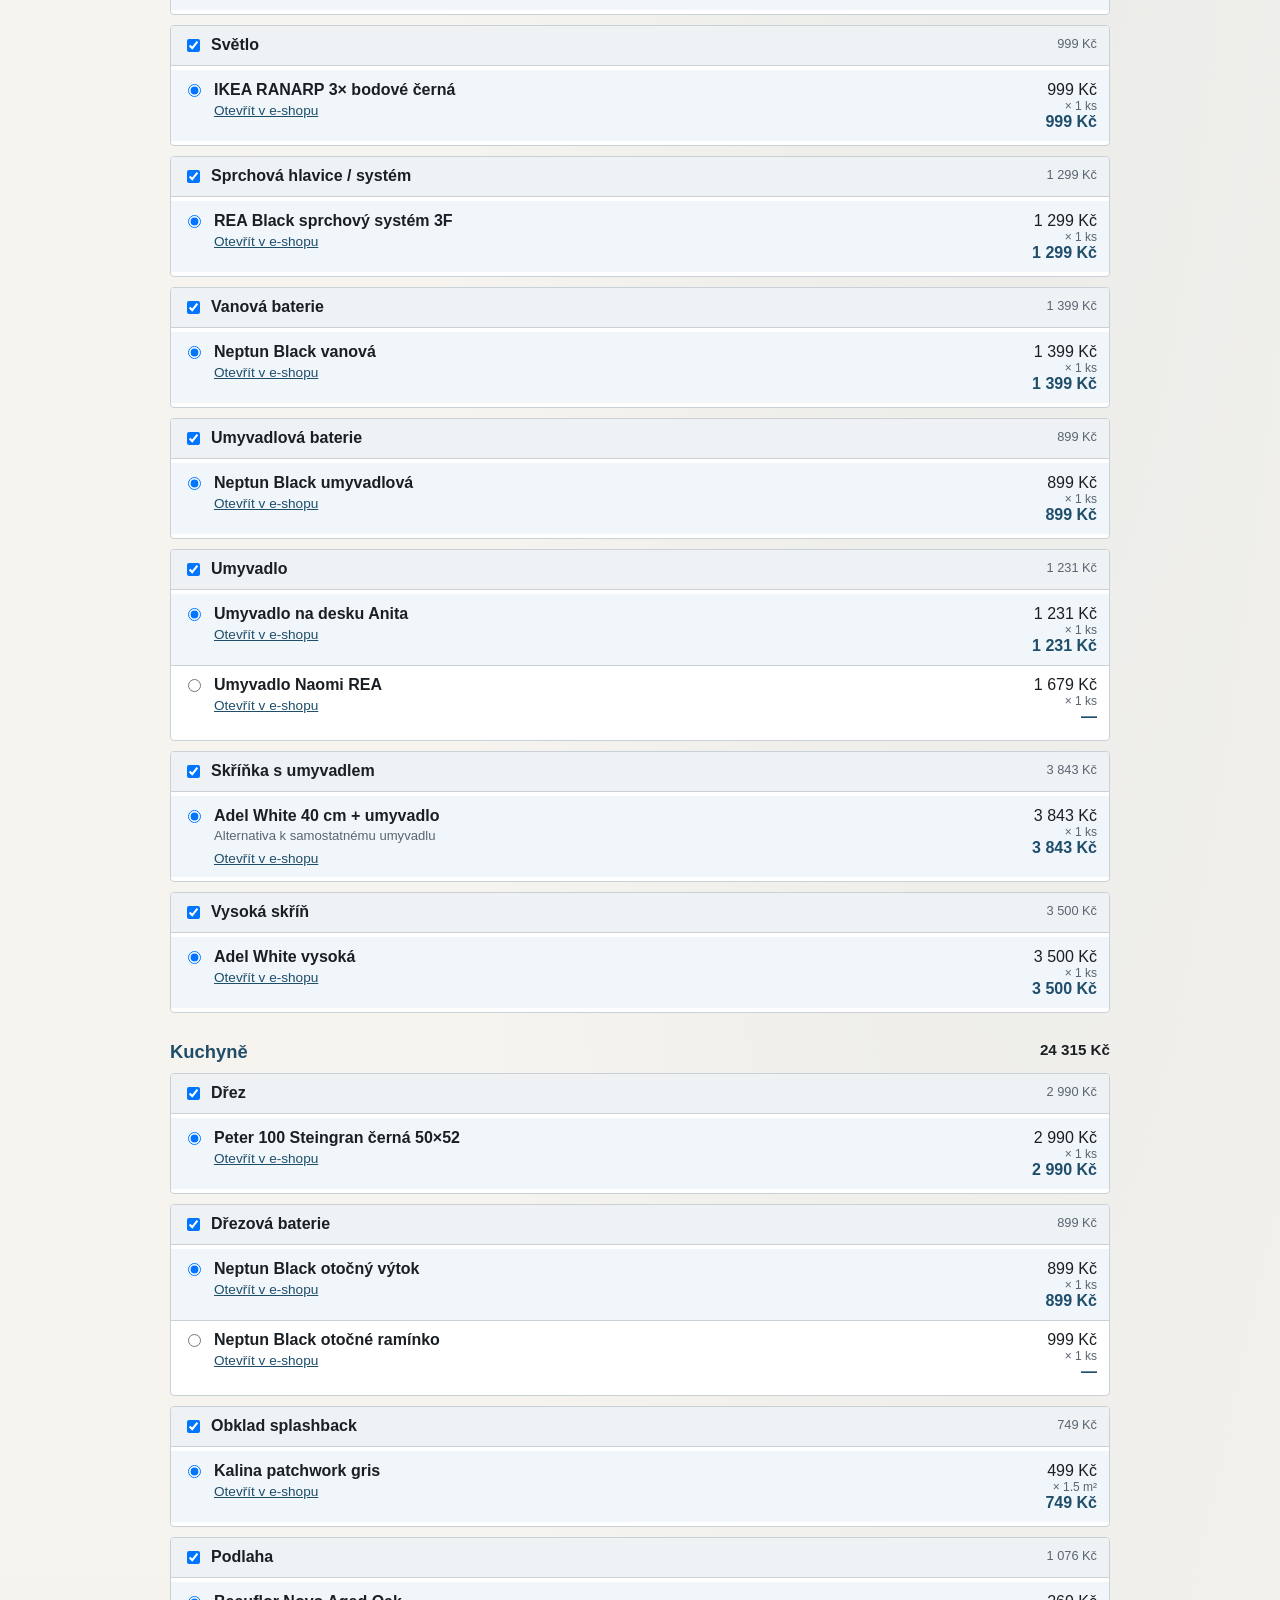
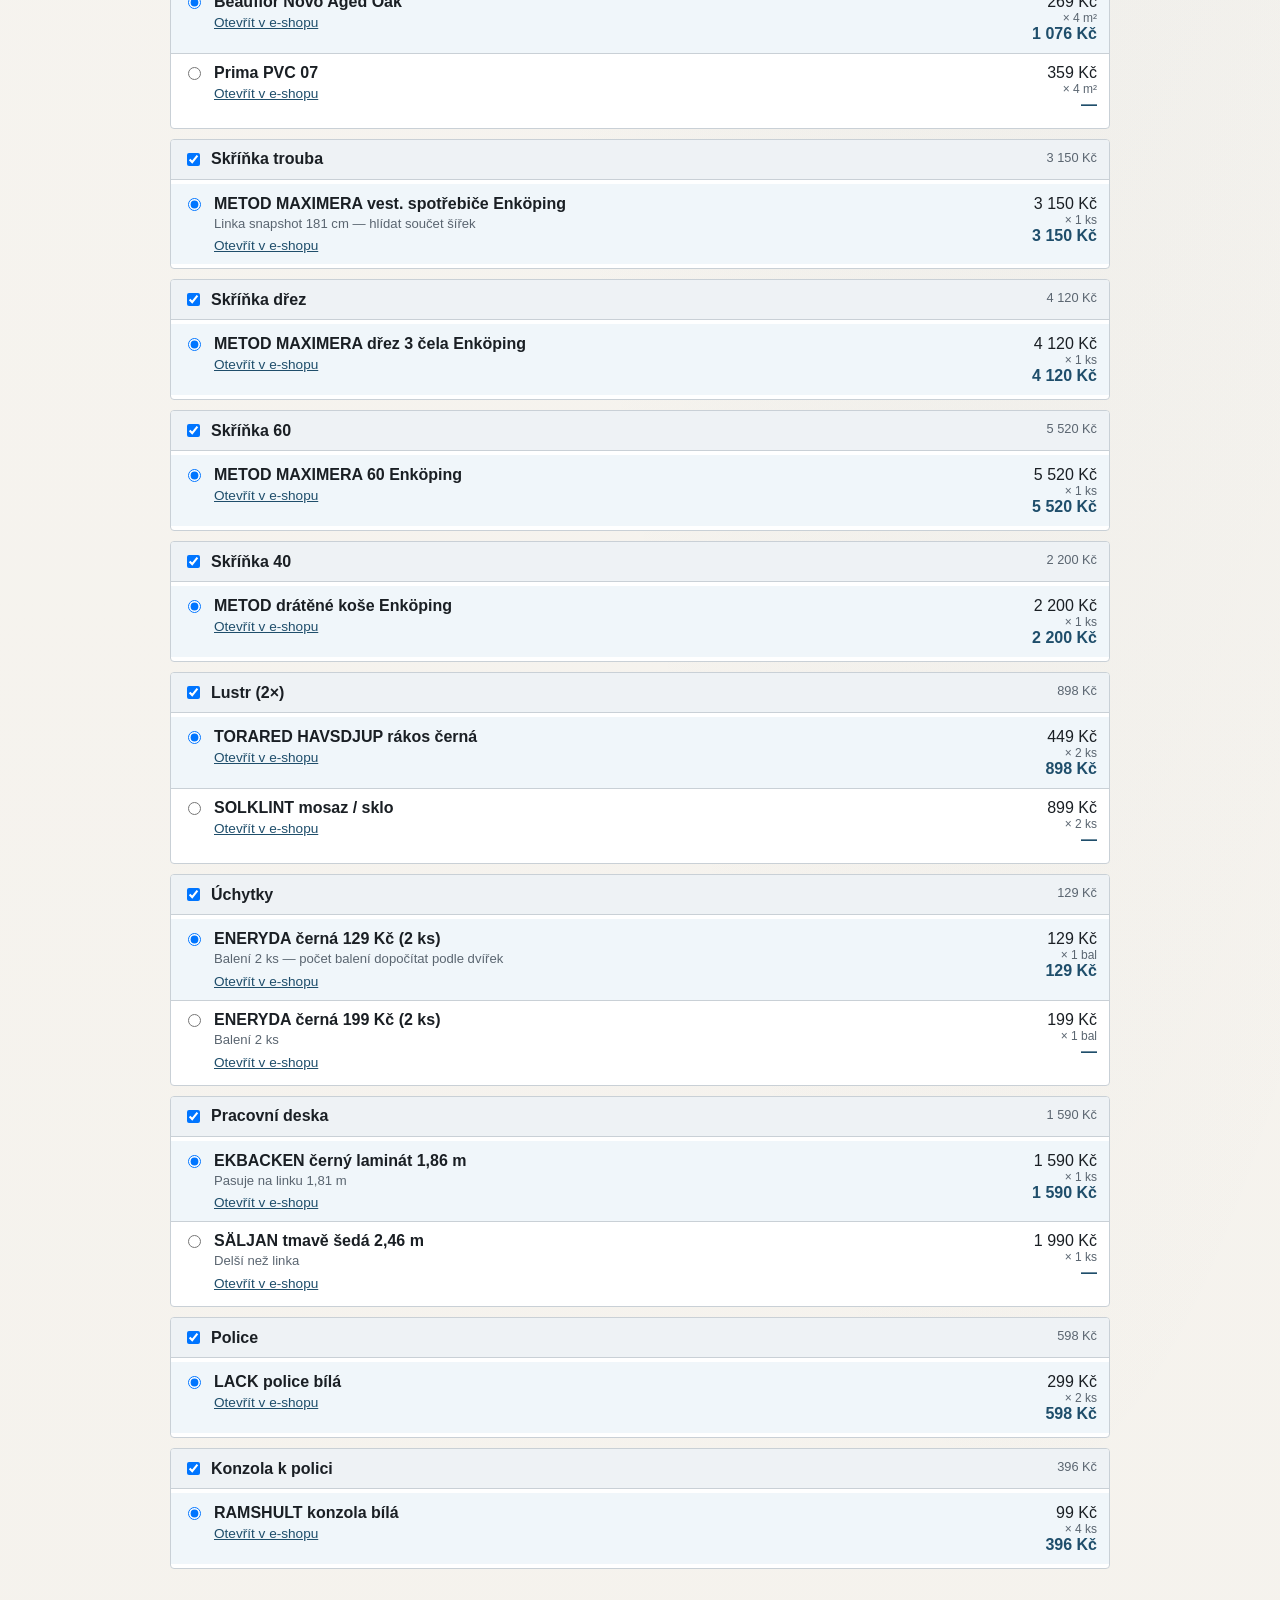
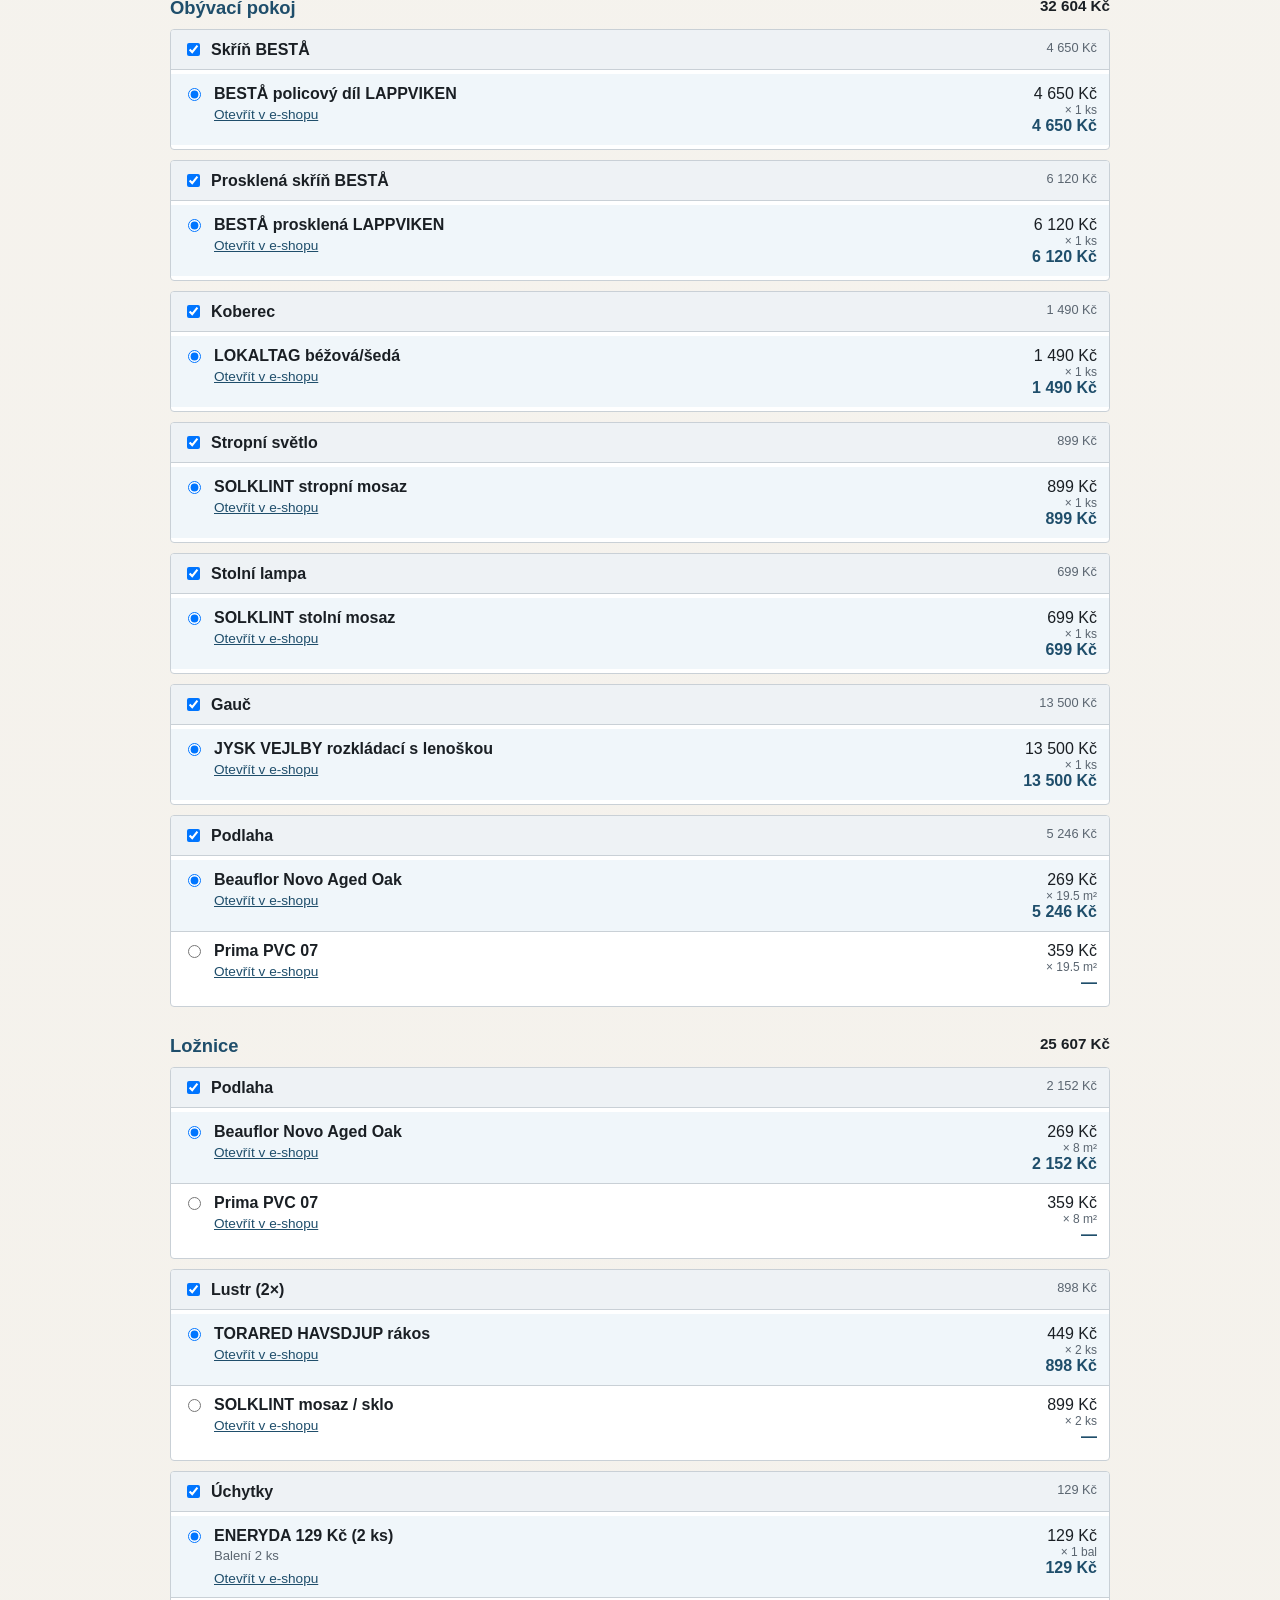
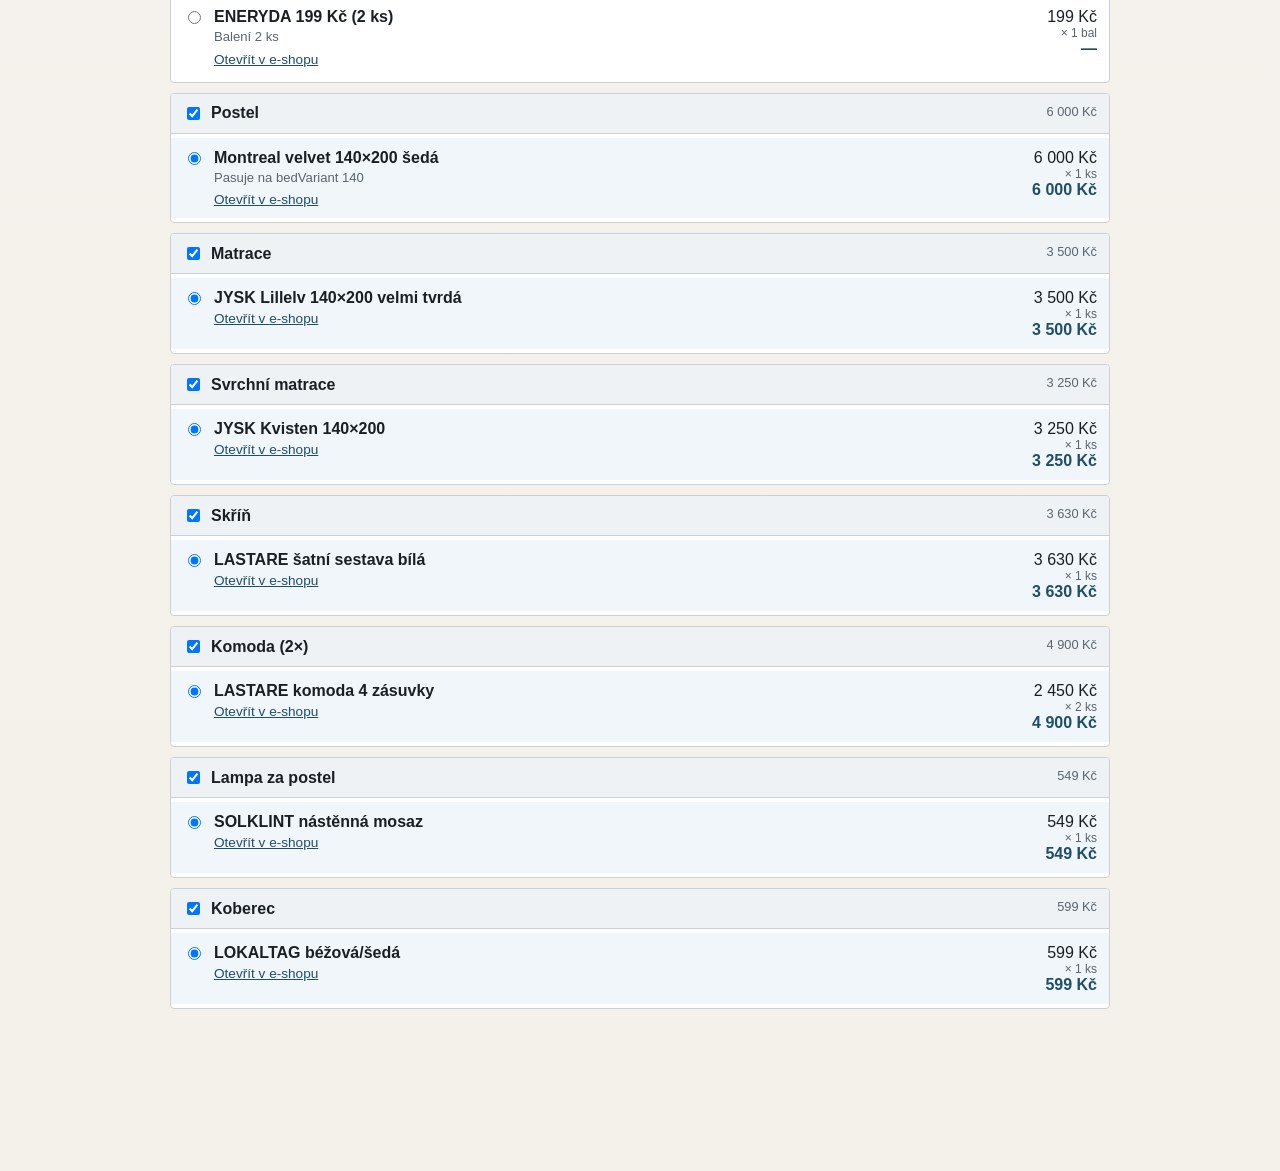
<file: vybaveni/index.html>
<!DOCTYPE html>
<html lang="cs">
<head>
<meta charset="utf-8">
<meta name="viewport" content="width=device-width, initial-scale=1">
<title>Vybavení &amp; nákup · Chata Kamyk</title>
<link rel="stylesheet" href="../assets/site.css">
<style>
  :root {
    --ok: #1b5e3b;
    --warn: #8a4b00;
    --soft: #eef2f5;
  }
  * { box-sizing: border-box; }
  body {
    margin: 0;
    font-family: "IBM Plex Sans", "Segoe UI", Helvetica, Arial, sans-serif;
    color: var(--site-ink);
    background:
      radial-gradient(ellipse at 80% 0%, rgba(31, 78, 107, 0.07), transparent 45%),
      linear-gradient(180deg, #f7f5f1 0%, var(--site-bg) 100%);
    min-height: 100vh;
  }
  main {
    max-width: 980px;
    margin: 0 auto;
    padding: 28px 20px 72px;
  }
  h1 {
    margin: 0 0 8px;
    font-size: clamp(1.6rem, 3.5vw, 2.1rem);
    color: var(--site-accent);
    letter-spacing: -0.02em;
  }
  .lead {
    margin: 0 0 20px;
    color: var(--site-muted);
    max-width: 42em;
    line-height: 1.45;
  }
  .toolbar {
    display: flex;
    flex-wrap: wrap;
    gap: 8px;
    align-items: center;
    margin-bottom: 18px;
  }
  .btn {
    appearance: none;
    border: 1px solid var(--site-line);
    background: var(--site-panel);
    color: var(--site-ink);
    padding: 7px 12px;
    border-radius: 4px;
    font: inherit;
    font-size: 0.9rem;
    cursor: pointer;
  }
  .btn:hover { border-color: var(--site-accent); }
  .btn.primary {
    background: var(--site-accent);
    border-color: var(--site-accent);
    color: #fff;
  }
  .btn.linkish {
    text-decoration: none;
    display: inline-flex;
    align-items: center;
  }
  a.btn { color: inherit; }
  .stats {
    display: grid;
    grid-template-columns: repeat(auto-fit, minmax(140px, 1fr));
    gap: 10px;
    margin-bottom: 18px;
  }
  .stat {
    background: var(--site-panel);
    border: 1px solid var(--site-line);
    border-radius: 4px;
    padding: 12px 14px;
  }
  .stat .v {
    font-size: 1.25rem;
    font-weight: 700;
    color: var(--site-accent);
  }
  .stat .l {
    font-size: 0.8rem;
    color: var(--site-muted);
    margin-top: 2px;
  }
  .tabs {
    display: flex;
    flex-wrap: wrap;
    gap: 6px;
    margin-bottom: 16px;
  }
  .tabs button {
    appearance: none;
    border: 1px solid var(--site-line);
    background: transparent;
    color: var(--site-muted);
    padding: 6px 12px;
    border-radius: 999px;
    font: inherit;
    font-size: 0.88rem;
    cursor: pointer;
  }
  .tabs button.active {
    background: var(--site-accent);
    border-color: var(--site-accent);
    color: #fff;
    font-weight: 600;
  }
  .callout {
    border-left: 3px solid var(--warn);
    background: #fff8ef;
    padding: 10px 12px;
    margin-bottom: 16px;
    font-size: 0.9rem;
    color: var(--site-ink);
    line-height: 1.4;
  }
  .callout a { color: var(--site-accent); }
  .areas {
    display: grid;
    grid-template-columns: repeat(auto-fit, minmax(200px, 1fr));
    gap: 8px;
    margin-bottom: 20px;
  }
  .area {
    background: var(--site-panel);
    border: 1px solid var(--site-line);
    border-radius: 4px;
    padding: 10px 12px;
    font-size: 0.88rem;
  }
  .area strong { display: block; margin-bottom: 2px; }
  .area span { color: var(--site-muted); }
  .room-block { margin-bottom: 28px; }
  .room-block h2 {
    margin: 0 0 10px;
    font-size: 1.15rem;
    color: var(--site-accent);
    display: flex;
    justify-content: space-between;
    gap: 12px;
    flex-wrap: wrap;
  }
  .room-total { font-weight: 600; color: var(--site-ink); font-size: 0.95rem; }
  .item {
    background: var(--site-panel);
    border: 1px solid var(--site-line);
    border-radius: 4px;
    margin-bottom: 10px;
    overflow: hidden;
  }
  .item.excluded { opacity: 0.55; }
  .item-head {
    display: flex;
    align-items: flex-start;
    gap: 10px;
    padding: 10px 12px;
    border-bottom: 1px solid var(--site-line);
    background: var(--soft);
  }
  .item-head label.include {
    display: flex;
    align-items: center;
    gap: 8px;
    font-weight: 600;
    cursor: pointer;
    flex: 1;
  }
  .item-meta {
    font-size: 0.8rem;
    color: var(--site-muted);
    white-space: nowrap;
  }
  .options { padding: 4px 0; }
  .opt {
    display: grid;
    grid-template-columns: auto 1fr auto;
    gap: 10px;
    align-items: start;
    padding: 10px 12px;
    border-top: 1px solid transparent;
  }
  .opt + .opt { border-top-color: var(--site-line); }
  .opt.selected { background: #f0f6fa; }
  .opt input { margin-top: 3px; }
  .opt-name { font-weight: 600; margin: 0 0 2px; }
  .opt-note { font-size: 0.82rem; color: var(--site-muted); margin: 0 0 4px; line-height: 1.35; }
  .opt a {
    color: var(--site-accent);
    font-size: 0.85rem;
    word-break: break-all;
  }
  .opt-price {
    text-align: right;
    font-variant-numeric: tabular-nums;
    white-space: nowrap;
  }
  .opt-price .unit { display: block; font-size: 0.75rem; color: var(--site-muted); }
  .opt-price .line { font-weight: 700; color: var(--site-accent); }
  .grand {
    position: sticky;
    bottom: 0;
    background: rgba(255,255,255,0.94);
    border-top: 1px solid var(--site-line);
    padding: 12px 20px;
    display: flex;
    justify-content: space-between;
    align-items: center;
    gap: 12px;
    flex-wrap: wrap;
    backdrop-filter: blur(6px);
  }
  .grand strong { font-size: 1.15rem; color: var(--site-accent); }
  .muted { color: var(--site-muted); font-size: 0.85rem; }
  [hidden] { display: none !important; }
</style>
</head>
<body>
  <nav class="site-nav" aria-label="Hlavní navigace">
    <a class="brand" href="../">Chata Kamyk</a>
    <a href="../">Přehled</a>
    <a href="../koupelna/">Plánovač</a>
    <a class="active" href="./">Vybavení</a>
    <a href="../smarthome/">SmartHome</a>
  </nav>

  <main>
    <h1>Vybavení &amp; nákup</h1>
    <p class="lead">
      Read-only katalog z nákupního seznamu. Zaškrtni položky, vyber variantu, součty se přepočítají.
      Stav se ukládá do prohlížeče; export/import JSON jako u plánovače.
    </p>

    <div class="toolbar">
      <button type="button" class="btn primary" id="btn-export">Export JSON</button>
      <button type="button" class="btn" id="btn-import">Import</button>
      <input type="file" id="import-file" accept=".json,application/json" hidden>
      <button type="button" class="btn" id="btn-reset">Obnovit výchozí výběr</button>
      <a class="btn linkish" id="sheet-link" href="#" target="_blank" rel="noopener">Google Sheet</a>
    </div>

    <div class="stats" id="stats"></div>
    <div class="callout" id="source-note"></div>
    <div class="tabs" id="tabs"></div>
    <div class="areas" id="areas"></div>
    <div id="rooms"></div>
  </main>

  <div class="grand">
    <div>
      <div class="muted">Součet vybraných položek</div>
      <strong id="grand-total">0 Kč</strong>
    </div>
    <div class="muted" id="grand-meta"></div>
  </div>

<script>
(() => {
  const STORAGE_KEY = "chata-kamyk-vybaveni-picks-v1";
  let catalog = null;
  let state = { picks: {}, excluded: {}, qty: {} };
  let activeRoom = "all";

  const el = (id) => document.getElementById(id);
  const cz = (n) => Math.round(n).toLocaleString("cs-CZ");

  function defaultPick(item) {
    const d = item.options.find((o) => o.default) || item.options[0];
    return d?.id || null;
  }

  function seedState() {
    const picks = {};
    const excluded = {};
    const qty = {};
    for (const room of catalog.rooms) {
      for (const item of room.items) {
        picks[item.id] = defaultPick(item);
        if (item.unit !== "m2" && item.qty != null) qty[item.id] = item.qty;
      }
    }
    return { picks, excluded, qty };
  }

  function loadState() {
    try {
      const raw = localStorage.getItem(STORAGE_KEY);
      if (!raw) return seedState();
      const parsed = JSON.parse(raw);
      const base = seedState();
      return {
        picks: { ...base.picks, ...(parsed.picks || {}) },
        excluded: { ...(parsed.excluded || {}) },
        qty: { ...base.qty, ...(parsed.qty || {}) },
      };
    } catch {
      return seedState();
    }
  }

  function saveState() {
    localStorage.setItem(STORAGE_KEY, JSON.stringify(state));
  }

  function itemQty(item) {
    if (item.unit === "m2") {
      const a = catalog.areas[item.areaKey];
      return a ? a.buy : 0;
    }
    const q = Number(state.qty[item.id]);
    return Number.isFinite(q) && q > 0 ? q : (item.qty || 1);
  }

  function selectedOption(item) {
    const id = state.picks[item.id];
    return item.options.find((o) => o.id === id) || item.options[0];
  }

  function itemTotal(item) {
    if (state.excluded[item.id]) return 0;
    const opt = selectedOption(item);
    if (!opt) return 0;
    return itemQty(item) * Number(opt.price || 0);
  }

  function roomTotal(room) {
    return room.items.reduce((s, it) => s + itemTotal(it), 0);
  }

  function grandTotal() {
    return catalog.rooms.reduce((s, r) => s + roomTotal(r), 0);
  }

  function selectedCount() {
    let n = 0;
    for (const room of catalog.rooms) {
      for (const item of room.items) {
        if (!state.excluded[item.id]) n += 1;
      }
    }
    return n;
  }

  function renderStats() {
    const total = grandTotal();
    el("stats").innerHTML = `
      <div class="stat"><div class="v">${cz(total)} Kč</div><div class="l">Celkem vybrané</div></div>
      <div class="stat"><div class="v">${selectedCount()}</div><div class="l">Aktivních položek</div></div>
      <div class="stat"><div class="v">30,2 m²</div><div class="l">Světlost chaty</div></div>
      <div class="stat"><div class="v">${catalog.rooms.length}</div><div class="l">Místností</div></div>
    `;
    el("grand-total").textContent = `${cz(total)} Kč`;
    el("grand-meta").textContent = `${selectedCount()} položek · uloženo v localStorage`;
  }

  function renderAreas() {
    el("areas").innerHTML = Object.values(catalog.areas).map((a) => `
      <div class="area">
        <strong>${a.label}</strong>
        <span>netto ${a.net} m² → koupit ${a.buy} m² (+10 %)</span>
      </div>
    `).join("");
  }

  function renderTabs() {
    const tabs = [{ id: "all", name: "Vše" }, ...catalog.rooms.map((r) => ({ id: r.id, name: r.name }))];
    el("tabs").innerHTML = tabs.map((t) =>
      `<button type="button" data-room="${t.id}" class="${t.id === activeRoom ? "active" : ""}">${t.name}</button>`
    ).join("");
  }

  function renderRooms() {
    const rooms = activeRoom === "all"
      ? catalog.rooms
      : catalog.rooms.filter((r) => r.id === activeRoom);
    el("rooms").innerHTML = rooms.map((room) => {
      const items = room.items.map((item) => {
        const excluded = !!state.excluded[item.id];
        const qty = itemQty(item);
        const unitLabel = item.unit === "m2" ? "m²" : item.unit;
        const opts = item.options.map((opt) => {
          const selected = selectedOption(item)?.id === opt.id;
          const line = qty * opt.price;
          return `
            <div class="opt ${selected && !excluded ? "selected" : ""}">
              <input type="radio" name="${item.id}" value="${opt.id}"
                ${selected ? "checked" : ""} ${excluded ? "disabled" : ""}
                data-item="${item.id}" aria-label="${opt.name}">
              <div>
                <p class="opt-name">${opt.name}</p>
                ${opt.note ? `<p class="opt-note">${opt.note}</p>` : ""}
                <a href="${opt.url}" target="_blank" rel="noopener">Otevřít v e-shopu</a>
              </div>
              <div class="opt-price">
                <span>${cz(opt.price)} Kč</span>
                <span class="unit">× ${qty} ${unitLabel}</span>
                <span class="line">${selected && !excluded ? cz(line) + " Kč" : "—"}</span>
              </div>
            </div>
          `;
        }).join("");
        return `
          <article class="item ${excluded ? "excluded" : ""}" data-item="${item.id}">
            <div class="item-head">
              <label class="include">
                <input type="checkbox" data-include="${item.id}" ${excluded ? "" : "checked"}>
                ${item.label}
              </label>
              <div class="item-meta">${cz(itemTotal(item))} Kč</div>
            </div>
            <div class="options">${opts}</div>
          </article>
        `;
      }).join("");
      return `
        <section class="room-block" data-room="${room.id}">
          <h2>
            <span>${room.name}</span>
            <span class="room-total">${cz(roomTotal(room))} Kč</span>
          </h2>
          ${items}
        </section>
      `;
    }).join("");
  }

  function render() {
    renderTabs();
    renderAreas();
    renderRooms();
    renderStats();
  }

  function exportJson() {
    const payload = {
      app: "chata-kamyk-vybaveni",
      version: 1,
      exportedAt: new Date().toISOString(),
      catalogSource: catalog.source,
      state,
      totals: {
        grand: grandTotal(),
        byRoom: Object.fromEntries(catalog.rooms.map((r) => [r.id, roomTotal(r)])),
      },
    };
    const blob = new Blob([JSON.stringify(payload, null, 2)], { type: "application/json" });
    const a = document.createElement("a");
    a.href = URL.createObjectURL(blob);
    a.download = `chata-kamyk-vybaveni-${Date.now()}.json`;
    a.click();
    URL.revokeObjectURL(a.href);
  }

  async function importJson(file) {
    const text = await file.text();
    const data = JSON.parse(text);
    const incoming = data.state || data;
    if (!incoming || typeof incoming !== "object") throw new Error("Neplatný soubor");
    const base = seedState();
    state = {
      picks: { ...base.picks, ...(incoming.picks || {}) },
      excluded: { ...(incoming.excluded || {}) },
      qty: { ...base.qty, ...(incoming.qty || {}) },
    };
    saveState();
    render();
  }

  el("tabs").addEventListener("click", (e) => {
    const btn = e.target.closest("button[data-room]");
    if (!btn) return;
    activeRoom = btn.dataset.room;
    render();
  });

  el("rooms").addEventListener("change", (e) => {
    const t = e.target;
    if (t.matches("input[data-include]")) {
      const id = t.dataset.include;
      if (t.checked) delete state.excluded[id];
      else state.excluded[id] = true;
      saveState();
      render();
      return;
    }
    if (t.matches('input[type="radio"][data-item]')) {
      state.picks[t.dataset.item] = t.value;
      saveState();
      render();
    }
  });

  el("btn-export").addEventListener("click", exportJson);
  el("btn-import").addEventListener("click", () => el("import-file").click());
  el("import-file").addEventListener("change", async (e) => {
    const file = e.target.files?.[0];
    e.target.value = "";
    if (!file) return;
    try {
      await importJson(file);
    } catch (err) {
      alert("Import selhal: " + (err.message || err));
    }
  });
  el("btn-reset").addEventListener("click", () => {
    if (!confirm("Obnovit výchozí výběr variant a zrušit vyloučené položky?")) return;
    state = seedState();
    saveState();
    render();
  });

  fetch("./catalog.json")
    .then((r) => {
      if (!r.ok) throw new Error("catalog.json");
      return r.json();
    })
    .then((data) => {
      catalog = data;
      state = loadState();
      const sheet = el("sheet-link");
      sheet.href = catalog.sheetUrl;
      el("source-note").innerHTML =
        `Zdroj: ${catalog.source}. Původní tabulka (záloha): <a href="${catalog.sheetUrl}" target="_blank" rel="noopener">Google Sheet</a>. ` +
        `Plochy z finálního půdorysu (světlost 9,06×3,33 m). Katalog je read-only — při změně seznamu dej vědět.`;
      render();
    })
    .catch((err) => {
      el("source-note").textContent = "Nepodařilo se načíst katalog: " + err;
    });
})();
</script>
</body>
</html>
</file>
<file: assets/site.css>
/* Shared site chrome for Chata Kamyk docs hub */
:root {
  --site-ink: #1a1f24;
  --site-muted: #5a6570;
  --site-line: #c9d0d6;
  --site-bg: #f4f1eb;
  --site-panel: #fff;
  --site-accent: #1f4e6b;
}

.site-nav {
  display: flex;
  flex-wrap: wrap;
  align-items: center;
  gap: 8px 18px;
  padding: 12px 20px;
  background: var(--site-panel);
  border-bottom: 1px solid var(--site-line);
  font-family: "IBM Plex Sans", "Segoe UI", Helvetica, Arial, sans-serif;
  font-size: 0.92rem;
  position: sticky;
  top: 0;
  z-index: 50;
}

.site-nav .brand {
  font-weight: 700;
  letter-spacing: 0.02em;
  color: var(--site-accent);
  text-decoration: none;
  margin-right: 8px;
}

.site-nav a:not(.brand) {
  color: var(--site-muted);
  text-decoration: none;
  padding: 4px 2px;
  border-bottom: 2px solid transparent;
}

.site-nav a:not(.brand):hover {
  color: var(--site-ink);
}

.site-nav a.active {
  color: var(--site-ink);
  border-bottom-color: var(--site-accent);
  font-weight: 600;
}

@media print {
  .site-nav { display: none !important; }
}
</file>
